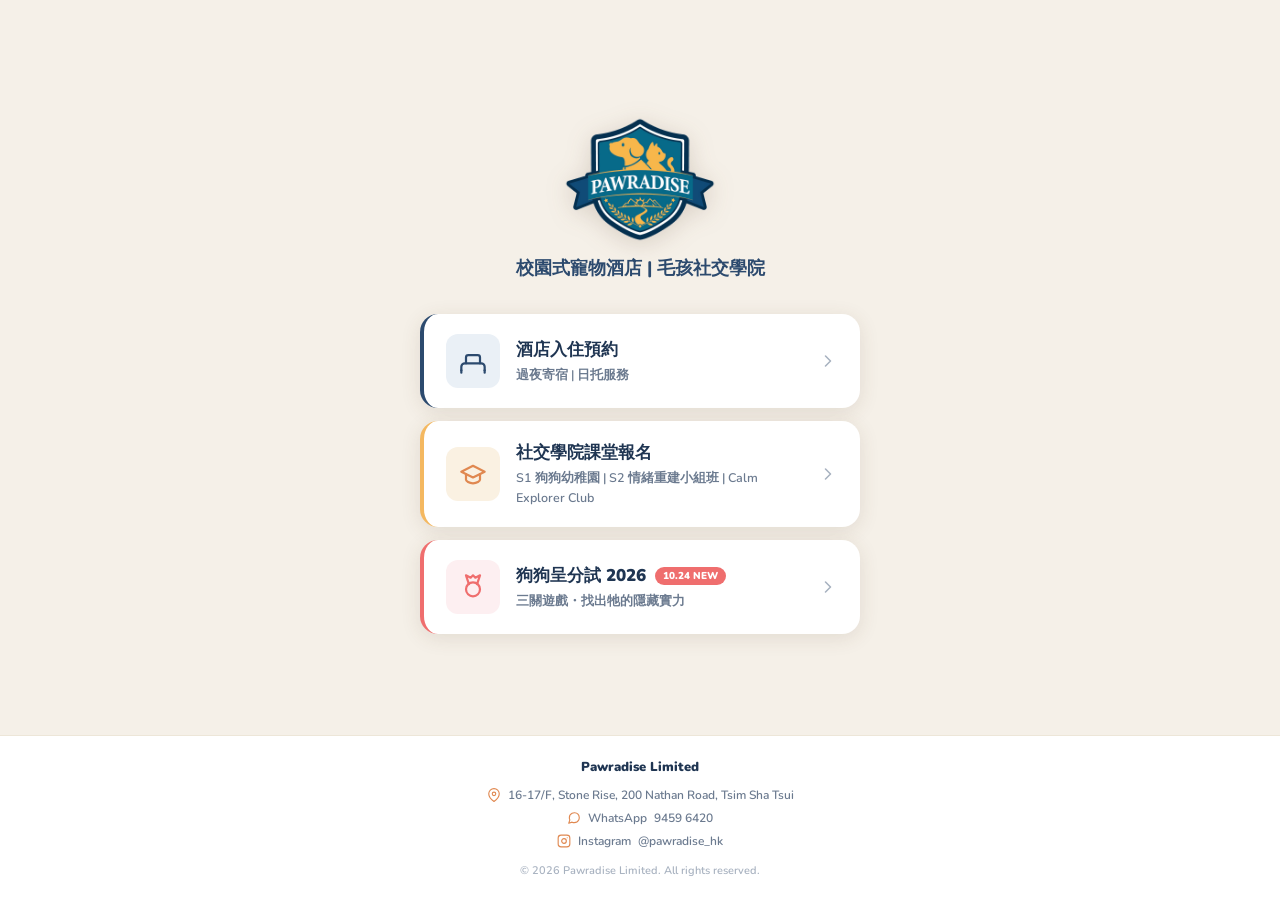
<file: index.html>
<!DOCTYPE html>
<html lang="zh-HK">
<head>
<meta charset="UTF-8">
<meta name="viewport" content="width=device-width, initial-scale=1.0">
<title>Pawradise · 預約登記</title>
<link rel="stylesheet" href="pawradise-tokens.css">
<link rel="stylesheet" href="pawradise.css">
<style>
body{display:flex;flex-direction:column;min-height:100vh;}
.page{flex:1;display:flex;flex-direction:column;align-items:center;justify-content:center;padding:44px 20px 28px;}
.wrap{width:100%;max-width:440px;}
.brand{text-align:center;margin-bottom:34px;}
.brand .crest-lg{width:152px;height:auto;display:block;margin:0 auto 14px;filter:drop-shadow(0 4px 12px rgba(92,62,39,.18));}
.brand .wm{font-family:var(--pw-font-display);font-weight:700;font-size:34px;letter-spacing:.06em;
  color:var(--pw-navy);line-height:1;}
.brand .sub{font-size:18px;font-weight:800;color:var(--pw-ink-soft);margin-top:8px;}
.brand .tag{font-size:11px;font-weight:800;letter-spacing:.18em;text-transform:uppercase;color:var(--pw-ink-faint);margin-top:9px;}
.cards{display:flex;flex-direction:column;gap:13px;}
.ecard{display:flex;align-items:center;gap:16px;background:var(--pw-paper);border-radius:var(--pw-r-lg);
  box-shadow:var(--pw-shadow-card);padding:20px 22px;text-decoration:none;color:var(--pw-ink);
  border-left:4px solid var(--pw-navy);transition:transform .22s ease,box-shadow .22s ease;}
.ecard:hover{transform:translateY(-3px);box-shadow:var(--pw-shadow-hover);}
.ecard.academy{border-left-color:var(--pw-gold);}
.ecard .ic{width:54px;height:54px;border-radius:var(--pw-r-md);flex-shrink:0;display:flex;align-items:center;justify-content:center;
  background:#EAF0F6;color:var(--pw-navy);}
.ecard.academy .ic{background:#FAF1E2;color:var(--pw-gold-deep);}
.ecard .ic .ico{width:28px;height:28px;stroke-width:1.8;}
.ecard .body{flex:1;min-width:0;}
.ecard .t{font-size:17px;font-weight:900;margin-bottom:4px;}
.ecard .d{font-size:12.5px;font-weight:600;color:var(--pw-ink-mute);line-height:1.55;}
.ecard .arrow{color:var(--pw-ink-faint);flex-shrink:0;}
.ecard:hover .arrow{color:var(--pw-navy);}
footer{background:var(--pw-paper);border-top:var(--pw-stroke) solid var(--pw-cream-deep);padding:22px 20px;}
.foot-in{max-width:440px;margin:0 auto;text-align:center;}
.foot-name{font-size:13px;font-weight:900;color:var(--pw-ink);margin-bottom:11px;}
.foot-rows{display:flex;flex-direction:column;gap:7px;font-size:12px;font-weight:600;color:var(--pw-ink-mute);align-items:center;}
.foot-row{display:flex;align-items:center;gap:7px;}
.foot-row .ico{width:14px;height:14px;color:var(--pw-gold-deep);}
.foot-row a{color:var(--pw-ink-mute);text-decoration:none;}
.foot-copy{font-size:11px;font-weight:600;color:var(--pw-ink-faint);margin-top:14px;}
</style>
</head>
<body>
<svg width="0" height="0" style="position:absolute" aria-hidden="true"><defs>
<symbol id="ico-bed" viewBox="0 0 24 24" fill="none" stroke="currentColor" stroke-width="1.9" stroke-linecap="round" stroke-linejoin="round"><path d="M2 20v-3a3 3 0 0 1 3-3h14a3 3 0 0 1 3 3v3"/><path d="M6 14V9a2 2 0 0 1 2-2h8a2 2 0 0 1 2 2v5"/><line x1="2" y1="20" x2="2" y2="22"/><line x1="22" y1="20" x2="22" y2="22"/></symbol>
<symbol id="ico-cap" viewBox="0 0 24 24" fill="none" stroke="currentColor" stroke-width="1.9" stroke-linecap="round" stroke-linejoin="round"><path d="M22 10 12 5 2 10l10 5 10-5z"/><path d="M6 12v5c0 1 2.7 3 6 3s6-2 6-3v-5"/></symbol>
<symbol id="ico-chevron-right" viewBox="0 0 24 24" fill="none" stroke="currentColor" stroke-width="1.9" stroke-linecap="round" stroke-linejoin="round"><polyline points="9 18 15 12 9 6"/></symbol>
<symbol id="ico-pin" viewBox="0 0 24 24" fill="none" stroke="currentColor" stroke-width="1.9" stroke-linecap="round" stroke-linejoin="round"><path d="M21 10c0 7-9 13-9 13s-9-6-9-13a9 9 0 0 1 18 0z"/><circle cx="12" cy="10" r="3"/></symbol>
<symbol id="ico-phone" viewBox="0 0 24 24" fill="none" stroke="currentColor" stroke-width="1.9" stroke-linecap="round" stroke-linejoin="round"><path d="M22 16.92v3a2 2 0 0 1-2.18 2 19.79 19.79 0 0 1-8.63-3.07 19.5 19.5 0 0 1-6-6 19.79 19.79 0 0 1-3.07-8.67A2 2 0 0 1 4.11 2h3a2 2 0 0 1 2 1.72c.13.96.36 1.9.7 2.81a2 2 0 0 1-.45 2.11L8.09 9.91a16 16 0 0 0 6 6l1.27-1.27a2 2 0 0 1 2.11-.45c.91.34 1.85.57 2.81.7A2 2 0 0 1 22 16.92z"/></symbol>
<symbol id="ico-message" viewBox="0 0 24 24" fill="none" stroke="currentColor" stroke-width="1.9" stroke-linecap="round" stroke-linejoin="round"><path d="M21 11.5a8.38 8.38 0 0 1-.9 3.8 8.5 8.5 0 0 1-7.6 4.7 8.38 8.38 0 0 1-3.8-.9L3 21l1.9-5.7a8.38 8.38 0 0 1-.9-3.8 8.5 8.5 0 0 1 4.7-7.6 8.38 8.38 0 0 1 3.8-.9h.5a8.48 8.48 0 0 1 8 8z"/></symbol>
<symbol id="ico-clock" viewBox="0 0 24 24" fill="none" stroke="currentColor" stroke-width="1.9" stroke-linecap="round" stroke-linejoin="round"><circle cx="12" cy="12" r="9"/><polyline points="12 7 12 12 15 14"/></symbol>
<symbol id="ico-instagram" viewBox="0 0 24 24" fill="none" stroke="currentColor" stroke-width="1.9" stroke-linecap="round" stroke-linejoin="round"><rect x="2" y="2" width="20" height="20" rx="5"/><circle cx="12" cy="12" r="4"/><line x1="17.5" y1="6.5" x2="17.51" y2="6.5"/></symbol>
<symbol id="ico-medal" viewBox="0 0 24 24" fill="none" stroke="currentColor" stroke-width="1.9" stroke-linecap="round" stroke-linejoin="round"><circle cx="12" cy="14" r="6"/><polyline points="8.5 9.5 6 2 10 4 12 2 14 4 18 2 15.5 9.5"/></symbol>
</defs></svg>

<div class="page">
  <div class="wrap">
    <div class="brand">
      <img class="crest-lg" src="assets/pawradise-crest.png" alt="Pawradise">
      <div class="sub">校園式寵物酒店 | 毛孩社交學院</div>
    </div>
    <div class="cards">
      <a class="ecard hotel" href="Hotel Booking.html">
        <div class="ic"><svg class="ico"><use href="#ico-bed"/></svg></div>
        <div class="body">
          <div class="t">酒店入住預約</div>
          <div class="d">過夜寄宿 | 日托服務</div>
        </div>
        <svg class="ico arrow"><use href="#ico-chevron-right"/></svg>
      </a>
      <a class="ecard academy" href="Academy Booking.html">
        <div class="ic"><svg class="ico"><use href="#ico-cap"/></svg></div>
        <div class="body">
          <div class="t">社交學院課堂報名</div>
          <div class="d">S1 狗狗幼稚園 | S2 情緒重建小組班 | Calm Explorer Club</div>
        </div>
        <svg class="ico arrow"><use href="#ico-chevron-right"/></svg>
      </a>
      <a class="ecard grading" href="grading/index.html" style="border-left-color:var(--pw-heart);">
        <div class="ic" style="background:#FDEFF1;color:var(--pw-heart);"><svg class="ico"><use href="#ico-medal"/></svg></div>
        <div class="body">
          <div class="t">狗狗呈分試 2026 <span style="font-size:10px;font-weight:900;background:var(--pw-heart);color:#fff;border-radius:999px;padding:2px 8px;vertical-align:2px;margin-left:4px;white-space:nowrap;display:inline-block;">10.24 NEW</span></div>
          <div class="d">三關遊戲・找出牠的隱藏實力</div>
        </div>
        <svg class="ico arrow"><use href="#ico-chevron-right"/></svg>
      </a>
    </div>
  </div>
</div>

<footer>
  <div class="foot-in">
    <div class="foot-name">Pawradise Limited</div>
    <div class="foot-rows">
      <div class="foot-row"><svg class="ico"><use href="#ico-pin"/></svg>16-17/F, Stone Rise, 200 Nathan Road, Tsim Sha Tsui</div>
      <div class="foot-row"><svg class="ico"><use href="#ico-message"/></svg>WhatsApp <a href="https://wa.me/85294596420">9459 6420</a></div>
      <div class="foot-row"><svg class="ico"><use href="#ico-instagram"/></svg>Instagram <a href="https://instagram.com/pawradise_hk">@pawradise_hk</a></div>
    </div>
    <div class="foot-copy">© 2026 Pawradise Limited. All rights reserved.</div>
  </div>
</footer>
</body>
</html>
</file>
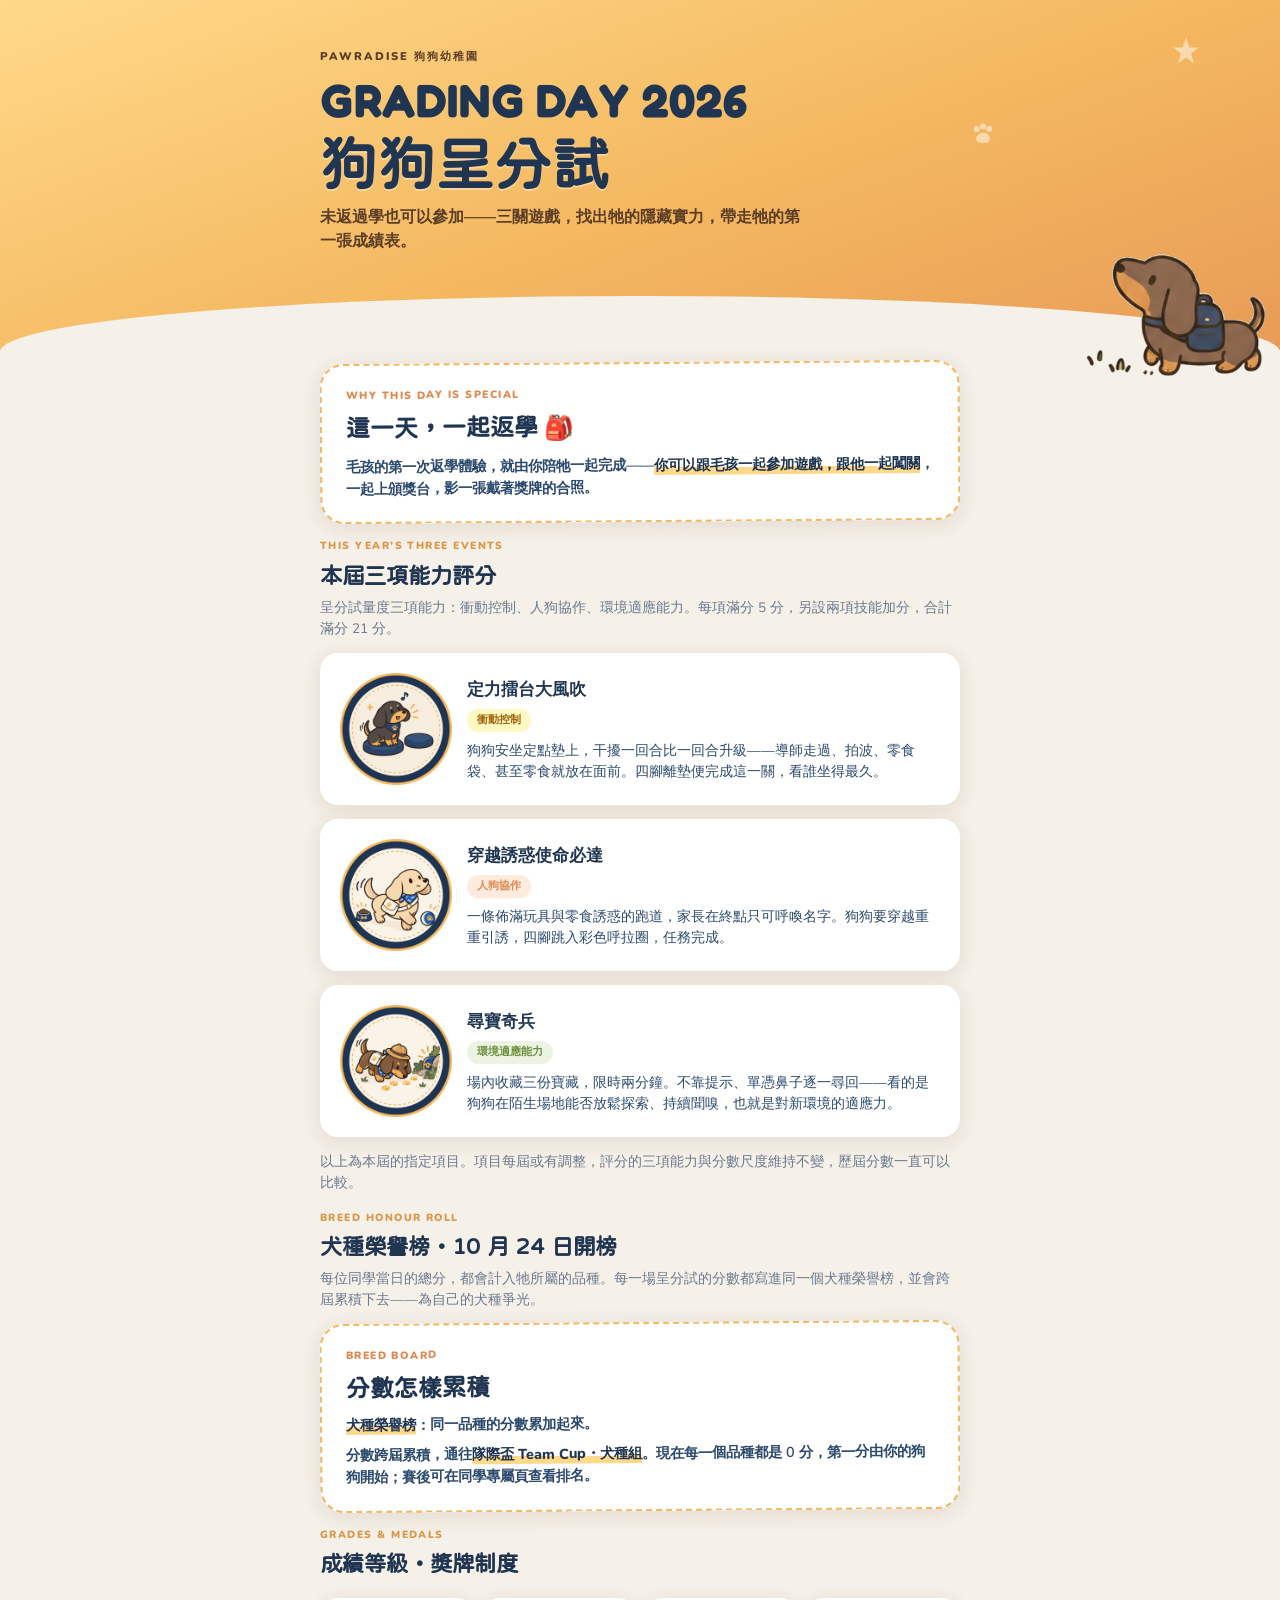
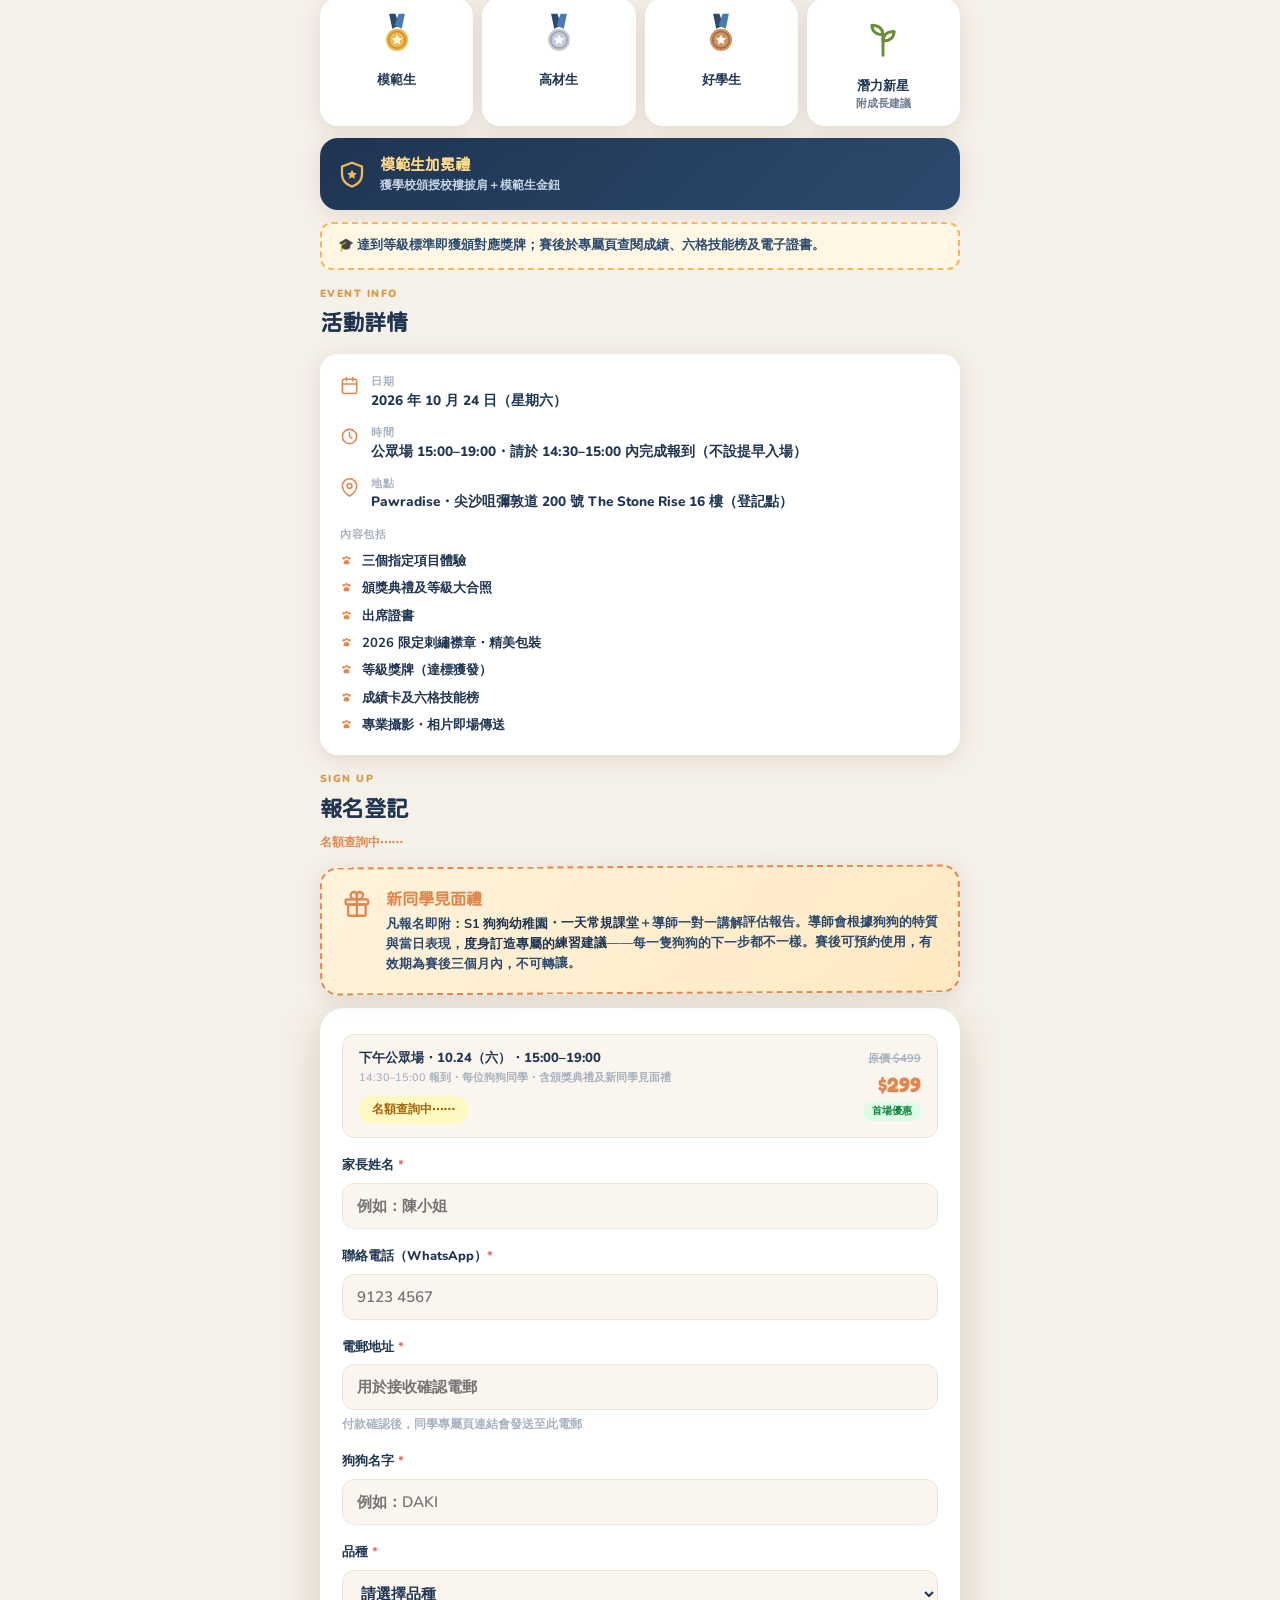
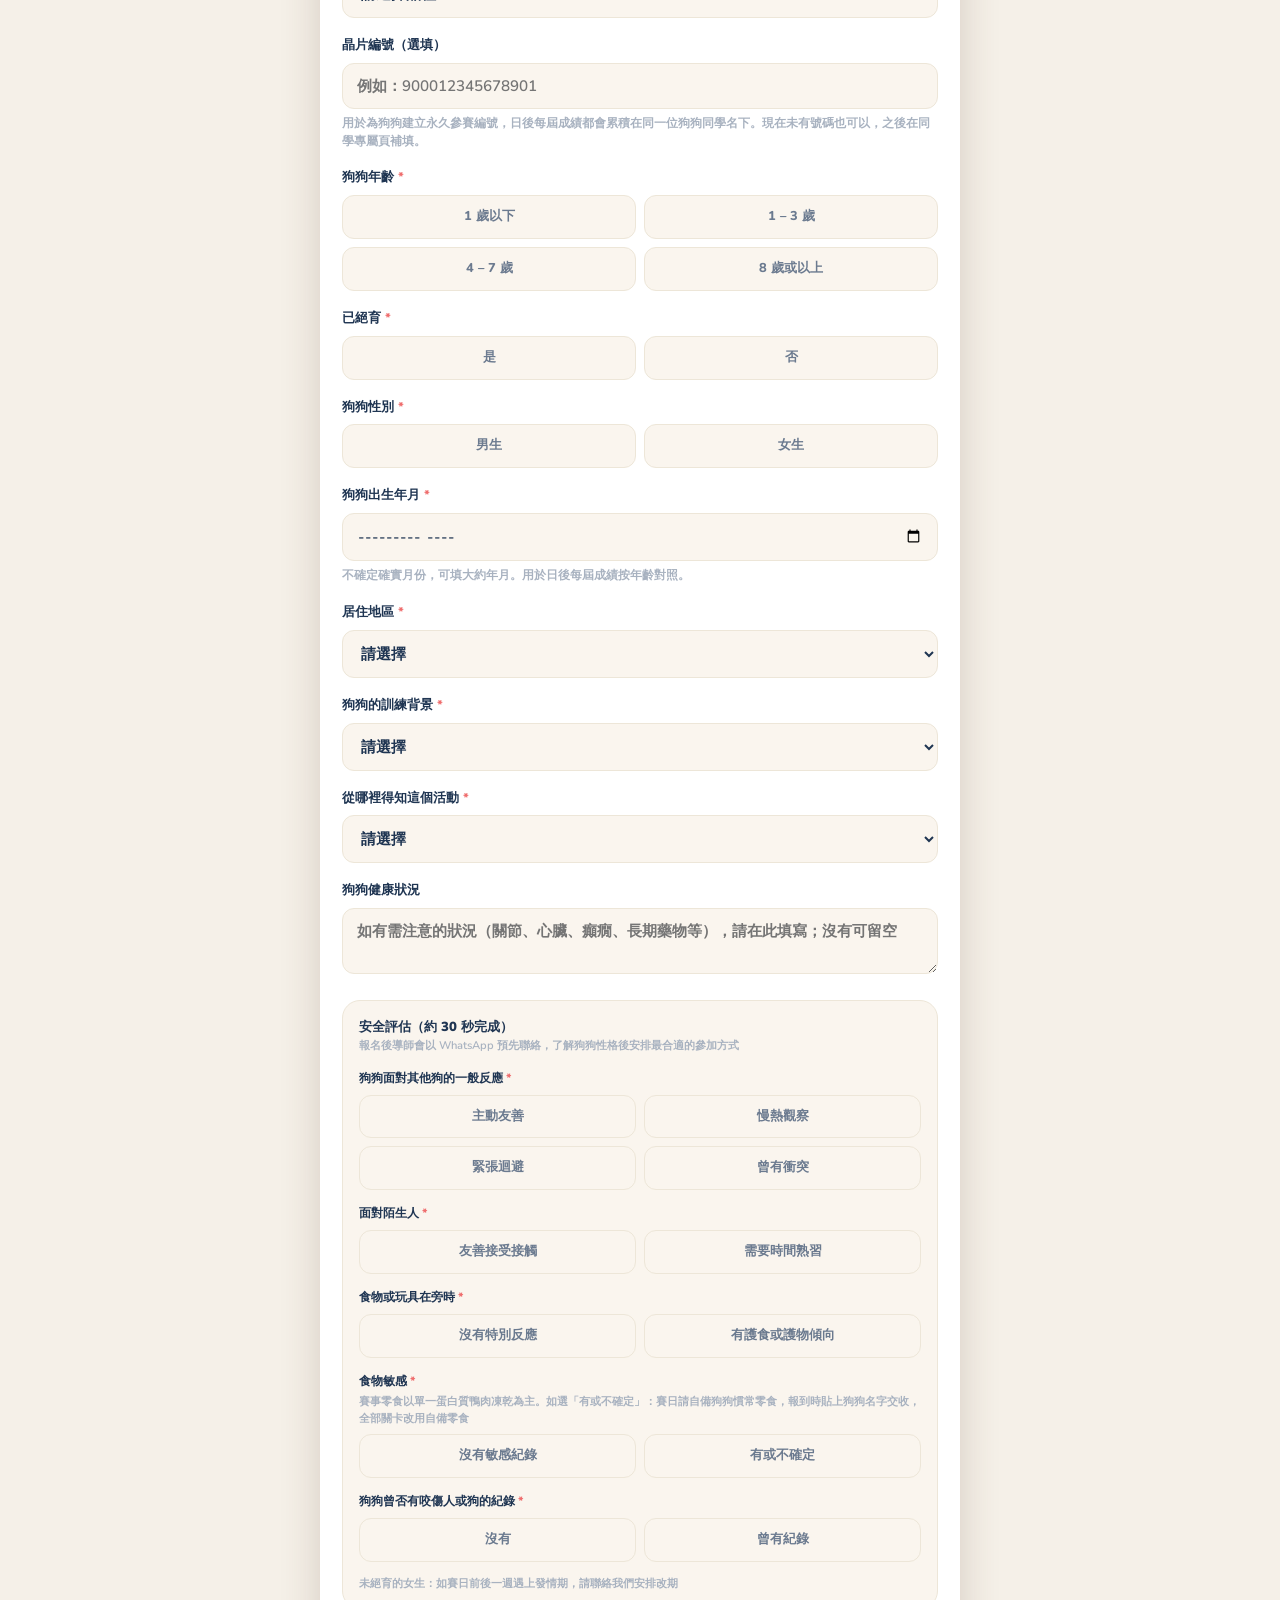
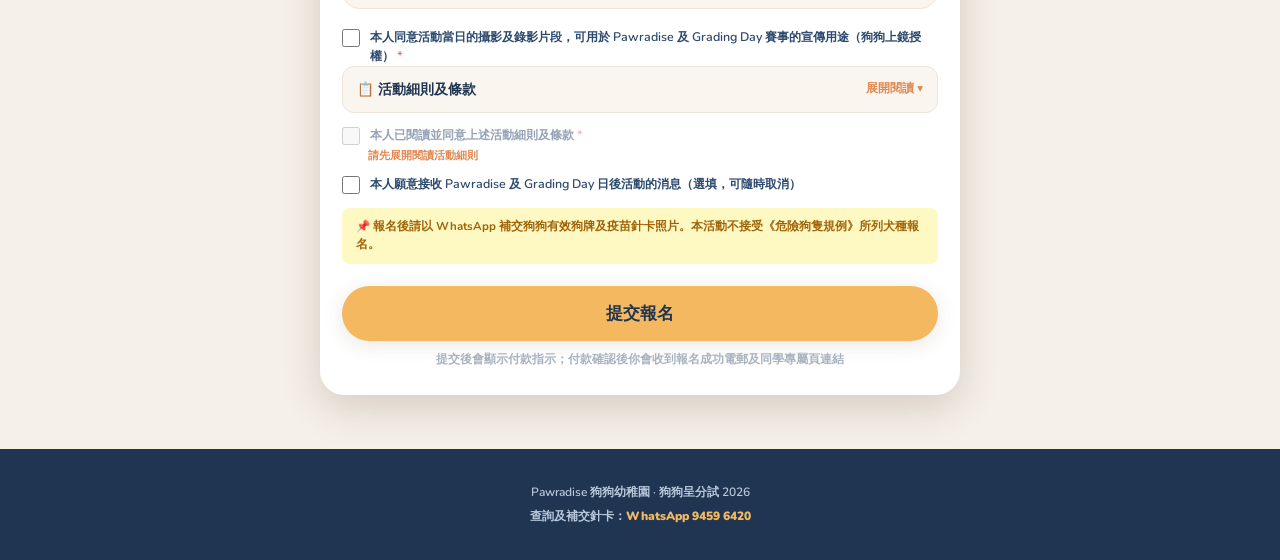
<file: grading/index.html>
<!DOCTYPE html>
<html lang="zh-Hant">
<head>
<meta charset="UTF-8">
<meta name="viewport" content="width=device-width, initial-scale=1.0">
<title>狗狗呈分試 2026｜Pawradise 狗狗幼稚園</title>
<link rel="preconnect" href="https://fonts.googleapis.com">
<link href="https://fonts.googleapis.com/css2?family=Nunito:wght@400;600;700;800;900&family=Fredoka:wght@500;600;700&family=Huninn&display=swap" rel="stylesheet">
<style>
:root{
  --pw-navy:#2C4A6E; --pw-navy-deep:#1F3552; --pw-navy-light:#4A7BAF;
  --pw-gold:#F4B860; --pw-gold-deep:#E08850;
  --pw-cream:#F5F0E8; --pw-cream-soft:#FAF5EE; --pw-cream-deep:#EDE6D8; --pw-paper:#FFFFFF;
  --pw-ink:#1F3552; --pw-ink-soft:#2C4A6E; --pw-ink-mute:#6B7A8F; --pw-ink-faint:#A8B2C0;
  --pw-brown-deep:#5C3E27; --pw-tan:#D9994A; --pw-heart:#EF6E6E;
  --pw-sniff:#6B8E3D; --pw-warn:#A16207; --pw-warn-bg:#FEF9C3;
  --pw-success:#15803D; --pw-success-bg:#DCFCE7;
  --pw-r-sm:8px; --pw-r-md:12px; --pw-r-lg:18px; --pw-r-xl:24px; --pw-r-pill:999px;
  --pw-shadow-card:0 4px 20px rgba(92,62,39,.12);
  --pw-shadow-pop:0 12px 40px rgba(92,62,39,.20);
  --sans:'Nunito','Helvetica Neue',system-ui,sans-serif;
  --disp:'Fredoka','Huninn','Nunito',sans-serif;
  --disp-zh:'Huninn','Nunito',sans-serif;
}
*{margin:0;padding:0;box-sizing:border-box}
body{background:var(--pw-cream);color:var(--pw-ink-soft);font-family:var(--sans);line-height:1.55;-webkit-font-smoothing:antialiased}
.wrap{max-width:680px;margin:0 auto;padding:0 20px}
section{padding:34px 0 6px}
img{max-width:100%}

/* ===== Hero ===== */
.hero{background:linear-gradient(160deg,#FFD98A 0%,var(--pw-gold) 55%,var(--pw-gold-deep) 130%);color:var(--pw-navy-deep);padding:48px 0 96px;position:relative}
.hero::after{content:"";position:absolute;left:0;right:0;bottom:-2px;height:56px;background:var(--pw-cream);border-radius:50% 50% 0 0/100% 100% 0 0;z-index:1}
.hero .wrap{position:relative;z-index:2}
.hero .eyebrow{font-weight:900;font-size:.7rem;letter-spacing:.18em;color:var(--pw-brown-deep);text-transform:uppercase}
.hero h1{font-family:var(--disp);font-weight:700;font-size:clamp(2.6rem,9vw,3.6rem);line-height:1.15;margin:10px 0 6px;text-shadow:0 2px 0 rgba(255,255,255,.35)}
.hero .sub{font-size:1rem;font-weight:700;color:var(--pw-brown-deep);max-width:30em}
.hero .gd{font-family:var(--disp);font-weight:700;font-size:clamp(1.9rem,7.4vw,2.9rem);line-height:1.1;letter-spacing:.02em;color:var(--pw-navy-deep);margin:10px 0 -4px}
.date-pill{display:inline-flex;align-items:center;gap:8px;background:var(--pw-paper);color:var(--pw-navy-deep);font-weight:900;font-size:.85rem;border-radius:var(--pw-r-pill);padding:9px 18px;margin-top:16px;box-shadow:var(--pw-shadow-pop);transform:rotate(-1.5deg)}
.cta-row{margin-top:20px;display:flex;gap:12px;flex-wrap:wrap}
.btn{display:inline-flex;align-items:center;gap:8px;border:none;cursor:pointer;font-family:var(--sans);font-weight:900;font-size:1rem;border-radius:var(--pw-r-pill);padding:14px 28px;text-decoration:none;transition:transform .18s ease}
.btn-navy{background:var(--pw-navy-deep);color:#FFD98A;box-shadow:var(--pw-shadow-card)}
.btn-navy:hover{transform:translateY(-2px)}
.btn-ghost{background:rgba(255,255,255,.55);color:var(--pw-navy-deep);box-shadow:inset 0 0 0 2px rgba(31,53,82,.35)}
.fl{position:absolute;z-index:1;opacity:.5;pointer-events:none;animation:bob 4s ease-in-out infinite}
@keyframes bob{0%,100%{transform:translateY(0) rotate(var(--r,0deg))}50%{transform:translateY(-9px) rotate(var(--r,0deg))}}
.mascot{position:absolute;right:6px;bottom:-26px;z-index:3;width:190px;height:auto}
@media(max-width:560px){.mascot{width:140px;height:auto;right:0;bottom:-18px}.hero .sub{padding-right:64px}}

/* 學院橫幅 */
.aca-banner{display:none;margin-top:-46px;position:relative;z-index:3;align-items:center;gap:13px;background:linear-gradient(135deg,var(--pw-navy-deep),var(--pw-navy));color:#fff;border-radius:var(--pw-r-lg);padding:16px 18px;box-shadow:var(--pw-shadow-pop)}
body.academy .aca-banner{display:flex}
.aca-banner .t1{font-family:var(--disp);font-weight:600;font-size:1.05rem}
.aca-banner .t2{font-size:.72rem;font-weight:800;color:var(--pw-gold)}

/* 一起返學 */
.tg-card{position:relative;z-index:2;background:var(--pw-paper);border:2px dashed var(--pw-gold);border-radius:var(--pw-r-xl);box-shadow:var(--pw-shadow-card);padding:22px 24px;transform:rotate(-.4deg)}
.tg-card .eb{font-weight:900;font-size:.66rem;letter-spacing:.14em;color:var(--pw-gold-deep);text-transform:uppercase}
.tg-card h2{font-family:var(--disp);font-weight:700;font-size:1.5rem;color:var(--pw-navy-deep);margin:6px 0 8px}
.tg-card p{font-size:.9rem;font-weight:600}
.hl{background:linear-gradient(transparent 62%,#FFD98A 62%);font-weight:800;color:var(--pw-ink)}

.sec-eb{font-weight:900;font-size:.65rem;letter-spacing:.14em;text-transform:uppercase;color:var(--pw-tan);margin-bottom:4px}
.sec-h{font-family:var(--disp-zh);font-weight:700;font-size:1.4rem;color:var(--pw-ink)}
.sec-note{font-size:.85rem;color:var(--pw-ink-mute);margin-top:4px}
.paw-div{display:flex;justify-content:center;align-items:center;gap:18px;padding:18px 0 2px}

/* 遊戲卡 */
.game{background:var(--pw-paper);border-radius:var(--pw-r-lg);box-shadow:var(--pw-shadow-card);padding:20px;margin-top:14px;display:flex;gap:15px;align-items:center}
.game .badge{flex:0 0 112px;height:112px;display:flex;align-items:center;justify-content:center;align-self:center}
.game .badge img{width:112px;height:112px;display:block}
.game h3{font-weight:900;font-size:1.05rem;color:var(--pw-ink)}
.game .dim{display:inline-block;font-size:.68rem;font-weight:800;border-radius:var(--pw-r-pill);padding:3px 10px;margin:6px 0 8px}
.game p{font-size:.85rem}
.g1 .dim{background:var(--pw-warn-bg);color:var(--pw-warn)}
.g2 .dim{background:#FDEBDD;color:var(--pw-gold-deep)}
.g3 .dim{background:#EDF3E2;color:var(--pw-sniff)}

/* 等級獎牌 */
.tiers{display:grid;grid-template-columns:repeat(4,1fr);gap:9px;margin-top:16px}
.tier{background:var(--pw-paper);border-radius:var(--pw-r-lg);box-shadow:var(--pw-shadow-card);padding:14px 6px;text-align:center}
.tier .n{font-weight:900;font-size:.82rem;color:var(--pw-ink);margin-top:7px}
.tier .r{font-size:.66rem;font-weight:700;color:var(--pw-ink-mute)}
.crown{display:flex;gap:13px;align-items:center;background:linear-gradient(135deg,var(--pw-navy-deep),var(--pw-navy));border-radius:var(--pw-r-lg);padding:15px 17px;box-shadow:var(--pw-shadow-card);margin-top:12px}
.crown .c1{font-family:var(--disp);font-weight:600;font-size:.95rem;color:#FFD98A}
.crown .c2{font-size:.72rem;font-weight:700;color:#C9D6E6}
.cert-note{background:#FFF6E4;border:2px dashed var(--pw-gold);border-radius:var(--pw-r-md);padding:12px 16px;font-size:.8rem;font-weight:700;margin-top:12px}

/* 活動詳情 */
.info-card{display:flex;flex-direction:column;gap:14px;background:var(--pw-paper);border-radius:var(--pw-r-lg);box-shadow:var(--pw-shadow-card);padding:20px;margin-top:14px}
.info-row{display:flex;gap:12px;align-items:flex-start}
.info-row svg{flex-shrink:0;margin-top:2px}
.info-row .k{font-size:.66rem;font-weight:800;color:var(--pw-ink-faint);letter-spacing:.06em}
.info-row .v{font-size:.85rem;font-weight:800;color:var(--pw-ink);line-height:1.5}
.inc-list{display:flex;flex-direction:column;gap:7px}
.inc-item{display:flex;gap:9px;align-items:flex-start;font-size:.82rem;font-weight:700;color:var(--pw-ink)}

/* 見面禮 */
.gift-card{display:flex;gap:14px;align-items:flex-start;background:linear-gradient(135deg,#FFF3DC,#FFE9C2);border:2px dashed var(--pw-gold-deep);border-radius:var(--pw-r-lg);box-shadow:var(--pw-shadow-card);padding:18px 20px;margin-top:14px;transform:rotate(-.3deg)}
.gift-card .g1t{font-family:var(--disp);font-weight:600;font-size:1.02rem;color:var(--pw-gold-deep)}
.gift-card .g2t{font-size:.8rem;font-weight:600;margin-top:3px}
.gift-card b{color:var(--pw-ink)}
body.academy .gift-card{display:none}

/* 表單 */
.form-card{background:var(--pw-paper);border-radius:var(--pw-r-xl);box-shadow:var(--pw-shadow-pop);padding:26px 22px;margin-top:14px}
.f-group{margin-top:18px}
label.f-label{display:block;font-weight:800;font-size:.8rem;color:var(--pw-ink);margin-bottom:7px}
.req{color:var(--pw-heart)}
input[type=text],input[type=tel],input[type=email],input[type=month],select,textarea{width:100%;font-family:var(--sans);font-size:.95rem;font-weight:600;color:var(--pw-ink);background:var(--pw-cream-soft);border:1.5px solid var(--pw-cream-deep);border-radius:var(--pw-r-md);padding:12px 14px;outline:none}
input:focus,select:focus,textarea:focus{border-color:var(--pw-navy-light);background:#fff}
textarea{min-height:64px;resize:vertical}
.seg{display:grid;gap:8px}
.seg2{grid-template-columns:repeat(2,1fr)}
.seg4{grid-template-columns:repeat(2,1fr)}
.seg input{display:none}
.seg label{display:block;text-align:center;font-weight:800;font-size:.8rem;color:var(--pw-ink-mute);background:var(--pw-cream-soft);border:1.5px solid var(--pw-cream-deep);border-radius:var(--pw-r-md);padding:11px 6px;cursor:pointer}
.seg input:checked+label{background:var(--pw-navy);border-color:var(--pw-navy);color:#fff;box-shadow:var(--pw-shadow-card)}
.seg .sub{display:block;font-size:.62rem;font-weight:600;margin-top:2px;color:inherit;opacity:.75}
.hint{font-size:.72rem;font-weight:600;color:var(--pw-ink-faint);margin-top:6px}
.school-badge{display:none;margin-top:12px;background:linear-gradient(135deg,var(--pw-navy-deep),var(--pw-navy));color:#fff;border-radius:var(--pw-r-lg);padding:15px 17px;align-items:center;gap:13px;box-shadow:var(--pw-shadow-card)}
.school-badge.on{display:flex;animation:pop .3s ease}
@keyframes pop{from{opacity:0;transform:translateY(6px)}to{opacity:1;transform:none}}
.school-badge .s1{font-size:.66rem;font-weight:800;color:var(--pw-gold);letter-spacing:.1em}
.school-badge .s2{font-family:var(--disp);font-weight:600;font-size:1.05rem}
.price-box{background:var(--pw-cream-soft);border:1.5px solid var(--pw-cream-deep);border-radius:var(--pw-r-md);padding:13px 16px;display:flex;justify-content:space-between;align-items:center;gap:10px}
.price-box .p1{font-weight:800;font-size:.82rem;color:var(--pw-ink)}
.price-box .p1s{font-size:.68rem;font-weight:600;color:var(--pw-ink-faint);margin-top:2px}
.price-col{display:flex;flex-direction:column;align-items:flex-end;gap:1px}
.price-old{font-size:.7rem;font-weight:700;color:var(--pw-ink-faint);text-decoration:line-through}
.price-now{font-family:var(--disp);font-weight:700;font-size:1.3rem;color:var(--pw-gold-deep)}
.price-tag{display:inline-block;font-size:.62rem;font-weight:800;color:var(--pw-success);background:var(--pw-success-bg);border-radius:var(--pw-r-pill);padding:2px 9px}
.quota-line{font-size:.72rem;font-weight:800;color:var(--pw-gold-deep);margin-top:8px}
.quota-chip{display:inline-flex;align-items:center;gap:6px;margin-top:9px;font-size:.72rem;font-weight:900;border-radius:var(--pw-r-pill);padding:5px 13px;background:#DCFCE7;color:#15803D}
.quota-chip.low{background:#FEF9C3;color:#A16207}
.quota-chip.full{background:#FEE2E2;color:#B91C1C}
.safe-box{display:flex;flex-direction:column;gap:14px;background:var(--pw-cream-soft);border:1.5px solid var(--pw-cream-deep);border-radius:var(--pw-r-lg);padding:16px;margin-top:18px}
.safe-box .st{font-weight:900;font-size:.82rem;color:var(--pw-ink)}
.safe-box .sh{font-size:.7rem;font-weight:600;color:var(--pw-ink-faint)}
.safe-q{font-weight:800;font-size:.76rem;color:var(--pw-ink)}
.safe-note{font-size:.66rem;font-weight:600;color:var(--pw-ink-faint)}
.checkline{display:flex;gap:10px;align-items:flex-start;font-size:.78rem;font-weight:600;margin-top:10px;cursor:pointer}
.checkline input{width:18px;height:18px;margin-top:2px;accent-color:var(--pw-navy)}
.warn-box{background:var(--pw-warn-bg);border-radius:var(--pw-r-sm);padding:10px 14px;font-size:.72rem;font-weight:700;color:var(--pw-warn);margin-top:14px}
.submit-btn{width:100%;margin-top:22px;background:var(--pw-gold);color:var(--pw-navy-deep);font-weight:900;font-size:1.05rem;border:none;border-radius:var(--pw-r-pill);padding:16px;cursor:pointer;box-shadow:var(--pw-shadow-card)}
.submit-btn:disabled{opacity:.55;cursor:default}
.terms-box{border:1.5px solid var(--pw-cream-deep,#EDE6D8);border-radius:12px;background:var(--pw-cream-soft,#FAF5EE);margin-bottom:12px;overflow:hidden}
.terms-head{display:flex;align-items:center;justify-content:space-between;gap:10px;padding:12px 14px;cursor:pointer;font-weight:900;font-size:.85rem;color:var(--pw-ink,#1F3552)}
.terms-head .tg{font-size:.72rem;font-weight:800;color:var(--pw-gold-deep,#E08850)}
.terms-body{display:none;padding:0 14px 14px;font-size:.78rem;font-weight:600;color:var(--pw-ink-soft,#2C4A6E);line-height:1.85}
.terms-body h4{font-size:.78rem;font-weight:900;color:var(--pw-ink,#1F3552);margin:10px 0 2px}
.checkline input:disabled + span{opacity:.5}
.lock-hint{font-size:.7rem;font-weight:800;color:var(--pw-gold-deep,#E08850);margin:2px 0 0 26px}
.proc-box{display:none;gap:10px;align-items:center;background:var(--pw-warn-bg,#FEF9C3);border-radius:12px;padding:14px 16px;margin-top:12px;font-size:.82rem;font-weight:800;color:var(--pw-warn,#A16207);line-height:1.6}
.spin{width:18px;height:18px;border:2.5px solid rgba(161,98,7,.25);border-top-color:#A16207;border-radius:50%;flex-shrink:0;animation:sp .8s linear infinite}
@keyframes sp{to{transform:rotate(360deg)}}
.err-box{display:none;background:#FEE2E2;color:#B91C1C;border-radius:var(--pw-r-sm);padding:10px 14px;font-size:.78rem;font-weight:700;margin-top:12px}
body.academy .public-only{display:none}
body:not(.academy) .academy-only{display:none}

/* ===== 提交後：申請已提交／付款頁 ===== */
#paidView{display:none}
body.submitted #mainView{display:none}
body.submitted #paidView{display:block}
.pv-hero{background:linear-gradient(160deg,#FFD98A 0%,var(--pw-gold) 55%,var(--pw-gold-deep) 130%);padding:40px 0 34px}
.pv-circle{display:flex;align-items:center;justify-content:center;width:58px;height:58px;border-radius:50%;background:#fff;box-shadow:var(--pw-shadow-pop)}
.pv-h1{font-family:var(--disp);font-weight:700;font-size:1.8rem;color:var(--pw-navy-deep);margin-top:14px}
.pv-sub{font-size:.85rem;font-weight:700;color:var(--pw-brown-deep);margin-top:4px}
.pv-card{background:var(--pw-paper);border-radius:var(--pw-r-lg);box-shadow:var(--pw-shadow-card);padding:18px 20px;margin-top:14px}
.pv-row{display:flex;justify-content:space-between;font-size:.8rem;font-weight:700;margin-top:8px}
.pv-row .k{color:var(--pw-ink-mute)}.pv-row .v{color:var(--pw-ink);text-align:right}
.pv-amount{display:flex;justify-content:space-between;align-items:center;border-top:1.5px solid var(--pw-cream-deep);padding-top:10px;margin-top:10px}
.pv-tag{align-self:flex-start;font-size:.66rem;font-weight:900;color:var(--pw-warn);background:var(--pw-warn-bg);border-radius:var(--pw-r-pill);padding:3px 11px}
.step{display:flex;gap:12px;align-items:flex-start;margin-top:14px}
.step .no{flex:0 0 26px;height:26px;border-radius:50%;background:var(--pw-gold);color:var(--pw-navy-deep);font-weight:900;font-size:.8rem;display:flex;align-items:center;justify-content:center}
.step .t{font-weight:800;font-size:.85rem;color:var(--pw-ink)}
.step .d{font-size:.75rem;font-weight:600;color:var(--pw-ink-mute);margin-top:2px}
.pay-info{display:flex;flex-direction:column;gap:6px;background:var(--pw-cream-soft);border:1.5px solid var(--pw-cream-deep);border-radius:var(--pw-r-md);padding:12px 14px;font-size:.8rem;font-weight:700;margin-top:8px}
.wa-btn{display:flex;align-items:center;justify-content:center;gap:8px;height:46px;background:var(--pw-navy-deep);color:#FFD98A;border-radius:var(--pw-r-pill);font-weight:900;font-size:.9rem;margin-top:8px;text-decoration:none;box-shadow:var(--pw-shadow-card)}

footer{background:var(--pw-navy-deep);color:#B9C7DA;text-align:center;padding:34px 20px;font-size:.75rem;font-weight:600;margin-top:48px}
footer a{color:var(--pw-gold);font-weight:900;text-decoration:none}
</style>
</head>
<body>

<div id="mainView">
<!-- ======================= HERO ======================= -->
<header class="hero">
  <svg class="fl" width="34" height="34" viewBox="0 0 24 24" fill="#FFFFFF" opacity="0.4" style="top:10%;right:6%;--r:14deg"><path d="M12 2l2.4 6.9H21l-5.4 4.2 2 7L12 15.8 6.4 20l2-7L3 8.9h6.6z"/></svg>
  <svg class="fl" width="30" height="30" viewBox="0 0 24 24" fill="#FFFFFF" opacity="0.35" style="top:34%;right:22%;--r:-10deg;animation-delay:1.2s"><circle cx="7" cy="8" r="2.4"/><circle cx="12" cy="6" r="2.4"/><circle cx="17" cy="8" r="2.4"/><path d="M12 11c-3 0-5.5 2.4-5.5 5 0 1.7 1.3 3 3 3h5c1.7 0 3-1.3 3-3 0-2.6-2.5-5-5.5-5z"/></svg>
  <img class="mascot" src="../assets/daki-explore.png" alt="DAKI">
  <div class="wrap">
    <div class="eyebrow public-only">Pawradise 狗狗幼稚園</div>
    <div class="eyebrow academy-only">Pawradise 狗狗幼稚園 · 第一屆 GRADING DAY 2026</div>
    <div class="gd public-only">GRADING DAY 2026</div>
    <h1>狗狗呈分試</h1>
    <p class="sub public-only">未返過學也可以參加——三關遊戲，找出牠的隱藏實力，帶走牠的第一張成績表。</p>
    <p class="sub academy-only">三關遊戲，找出牠的隱藏實力——家長跟狗狗一起參與校園體驗的大日子，一起經歷更多。</p>
  </div>
</header>


<!-- ======================= 一起返學 ======================= -->
<section style="padding-top:12px">
  <div class="wrap">
    <div class="tg-card">
      <div class="eb">Why This Day Is Special</div>
      <h2>這一天，一起返學 🎒</h2>
      <p class="academy-only">平日上學，家長放低狗狗便要離開；呈分試這天不一樣——<span class="hl">你可以跟毛孩一起參加遊戲，跟他一起闖關</span>，一起上頒獎台，影一張戴著獎牌的合照。</p>
      <p class="public-only">毛孩的第一次返學體驗，就由你陪牠一起完成——<span class="hl">你可以跟毛孩一起參加遊戲，跟他一起闖關</span>，一起上頒獎台，影一張戴著獎牌的合照。</p>
    </div>
  </div>
</section>

<!-- ======================= 三關遊戲 ======================= -->
<section id="games" style="padding-top:10px">
  <div class="wrap">
    <div class="sec-eb">This Year’s Three Events</div>
    <h2 class="sec-h">本屆三項能力評分</h2>
    <p class="sec-note">呈分試量度三項能力：衝動控制、人狗協作、環境適應能力。每項滿分 5 分，另設兩項技能加分，合計滿分 21 分。</p>

    <div class="game g1">
      <div class="badge"><img src="../assets/gt-level-1.png" alt="定力擂台大風吹"></div>
      <div>
        <h3>定力擂台大風吹</h3>
        <span class="dim">衝動控制</span>
        <p>狗狗安坐定點墊上，干擾一回合比一回合升級——導師走過、拍波、零食袋、甚至零食就放在面前。四腳離墊便完成這一關，看誰坐得最久。</p>
      </div>
    </div>

    <div class="game g2">
      <div class="badge"><img src="../assets/gt-level-2.png" alt="穿越誘惑使命必達"></div>
      <div>
        <h3>穿越誘惑使命必達</h3>
        <span class="dim">人狗協作</span>
        <p>一條佈滿玩具與零食誘惑的跑道，家長在終點只可呼喚名字。狗狗要穿越重重引誘，四腳跳入彩色呼拉圈，任務完成。</p>
      </div>
    </div>

    <div class="game g3">
      <div class="badge"><img src="../assets/gt-level-3.png" alt="尋寶奇兵"></div>
      <div>
        <h3>尋寶奇兵</h3>
        <span class="dim">環境適應能力</span>
        <p>場內收藏三份寶藏，限時兩分鐘。不靠提示、單憑鼻子逐一尋回——看的是狗狗在陌生場地能否放鬆探索、持續聞嗅，也就是對新環境的適應力。</p>
      </div>
    </div>
    <p class="sec-note" style="margin-top:14px">以上為本屆的指定項目。項目每屆或有調整，評分的三項能力與分數尺度維持不變，歷屆分數一直可以比較。</p>
  </div>
</section>

<!-- ======================= 犬種榮譽榜 ======================= -->
<section id="boards" style="padding-top:10px">
  <div class="wrap">
    <div class="sec-eb">Breed Honour Roll</div>
    <h2 class="sec-h">犬種榮譽榜・10 月 24 日開榜</h2>
    <p class="sec-note">每位同學當日的總分，都會計入牠所屬的品種。每一場呈分試的分數都寫進同一個犬種榮譽榜，並會跨屆累積下去——為自己的犬種爭光。</p>
    <div class="tg-card" style="margin-top:12px">
      <div class="eb">Breed Board</div>
      <h2 style="margin-bottom:6px">分數怎樣累積</h2>
      <p style="margin-bottom:8px"><span class="hl">犬種榮譽榜</span>：同一品種的分數累加起來。</p>
      <p>分數跨屆累積，通往<span class="hl">隊際盃 Team Cup・犬種組</span>。現在每一個品種都是 0 分，第一分由你的狗狗開始；賽後可在同學專屬頁查看排名。</p>
    </div>
  </div>
</section>

<!-- ======================= 等級獎牌 ======================= -->
<section style="padding-top:10px">
  <div class="wrap">
    <div class="sec-eb">Grades &amp; Medals</div>
    <h2 class="sec-h">成績等級・獎牌制度</h2>
    <div class="tiers">
      <div class="tier"><svg width="38" height="43" viewBox="0 0 48 54"><path d="M14 2h8l5 15-9 4z" fill="#2C4A6E"/><path d="M34 2h-8l-5 15 9 4z" fill="#4A7BAF"/><circle cx="24" cy="35" r="14" fill="#F0B94E"/><circle cx="24" cy="35" r="10.5" fill="none" stroke="#C98D2C" stroke-width="2"/><path d="M24 28l2.1 4.3 4.7.7-3.4 3.3.8 4.7-4.2-2.2-4.2 2.2.8-4.7-3.4-3.3 4.7-.7z" fill="#FFF" opacity=".9"/></svg><div class="n">模範生</div></div>
      <div class="tier"><svg width="38" height="43" viewBox="0 0 48 54"><path d="M14 2h8l5 15-9 4z" fill="#2C4A6E"/><path d="M34 2h-8l-5 15 9 4z" fill="#4A7BAF"/><circle cx="24" cy="35" r="14" fill="#C7CDD6"/><circle cx="24" cy="35" r="10.5" fill="none" stroke="#98A2B0" stroke-width="2"/><path d="M24 28l2.1 4.3 4.7.7-3.4 3.3.8 4.7-4.2-2.2-4.2 2.2.8-4.7-3.4-3.3 4.7-.7z" fill="#FFF" opacity=".9"/></svg><div class="n">高材生</div></div>
      <div class="tier"><svg width="38" height="43" viewBox="0 0 48 54"><path d="M14 2h8l5 15-9 4z" fill="#2C4A6E"/><path d="M34 2h-8l-5 15 9 4z" fill="#4A7BAF"/><circle cx="24" cy="35" r="14" fill="#CE9463"/><circle cx="24" cy="35" r="10.5" fill="none" stroke="#A06A40" stroke-width="2"/><path d="M24 28l2.1 4.3 4.7.7-3.4 3.3.8 4.7-4.2-2.2-4.2 2.2.8-4.7-3.4-3.3 4.7-.7z" fill="#FFF" opacity=".9"/></svg><div class="n">好學生</div></div>
      <div class="tier"><svg width="38" height="43" viewBox="0 0 24 24" fill="none" stroke="#6B8E3D" stroke-width="1.9" stroke-linecap="round" stroke-linejoin="round" style="margin-top:6px"><path d="M12 22V9"/><path d="M12 9C12 5 9 3 5 3c0 4 3 6 7 6z"/><path d="M12 13c0-4 3-6 7-6 0 4-3 6-7 6z"/></svg><div class="n">潛力新星</div><div class="r">附成長建議</div></div>
    </div>
    <div class="crown">
      <svg width="30" height="30" viewBox="0 0 24 24" fill="none" stroke="#F4B860" stroke-width="1.8" stroke-linecap="round" stroke-linejoin="round"><path d="M12 3l8 3v6c0 5-3.5 8.4-8 10-4.5-1.6-8-5-8-10V6z"/><path d="M12 8.5l1.2 2.4 2.6.4-1.9 1.9.5 2.6-2.4-1.3-2.4 1.3.5-2.6-1.9-1.9 2.6-.4z" fill="#F4B860" stroke="none"/></svg>
      <div><div class="c1">模範生加冕禮</div><div class="c2">獲學校頒授校褸披肩＋模範生金鈕</div></div>
    </div>
    <div class="cert-note">🎓 達到等級標準即獲頒對應獎牌；賽後於專屬頁查閱成績、六格技能榜及電子證書。</div>
  </div>
</section>

<!-- ======================= 活動詳情 ======================= -->
<section style="padding-top:10px">
  <div class="wrap">
    <div class="sec-eb">Event Info</div>
    <h2 class="sec-h">活動詳情</h2>
    <div class="info-card">
      <div class="info-row">
        <svg width="19" height="19" viewBox="0 0 24 24" fill="none" stroke="#E08850" stroke-width="2" stroke-linecap="round" stroke-linejoin="round"><rect x="3" y="4" width="18" height="18" rx="2"/><line x1="16" y1="2" x2="16" y2="6"/><line x1="8" y1="2" x2="8" y2="6"/><line x1="3" y1="10" x2="21" y2="10"/></svg>
        <div><div class="k">日期</div><div class="v">2026 年 10 月 24 日（星期六）</div></div>
      </div>
      <div class="info-row">
        <svg width="19" height="19" viewBox="0 0 24 24" fill="none" stroke="#E08850" stroke-width="2" stroke-linecap="round" stroke-linejoin="round"><circle cx="12" cy="12" r="9"/><polyline points="12 7 12 12 15 14"/></svg>
        <div><div class="k">時間</div>
          <div class="v academy-only">學院場 10:00–14:00・請於 9:30–10:00 內完成報到（不設提早入場）</div>
          <div class="v public-only">公眾場 15:00–19:00・請於 14:30–15:00 內完成報到（不設提早入場）</div>
        </div>
      </div>
      <div class="info-row">
        <svg width="19" height="19" viewBox="0 0 24 24" fill="none" stroke="#E08850" stroke-width="2" stroke-linecap="round" stroke-linejoin="round"><path d="M21 10c0 7-9 13-9 13s-9-6-9-13a9 9 0 0 1 18 0z"/><circle cx="12" cy="10" r="3"/></svg>
        <div><div class="k">地點</div><div class="v">Pawradise・尖沙咀彌敦道 200 號 The Stone Rise 16 樓（登記點）</div></div>
      </div>
      <div class="info-row academy-only">
        <svg width="19" height="19" viewBox="0 0 24 24" fill="none" stroke="#E08850" stroke-width="2" stroke-linecap="round" stroke-linejoin="round"><path d="M9 4 12 6l3-2 5 3-2 4-2-1v10H8V10l-2 1-2-4z"/></svg>
        <div><div class="k">服裝</div><div class="v">請為狗狗穿上校服出席——全場大合照統一造型</div></div>
      </div>
      <div>
        <div class="k" style="font-size:.66rem;font-weight:800;color:var(--pw-ink-faint);letter-spacing:.06em;margin-bottom:8px">內容包括</div>
        <div class="inc-list">
          <div class="inc-item"><svg width="13" height="13" viewBox="0 0 24 24" fill="#E08850" style="flex-shrink:0;margin-top:3px"><circle cx="7" cy="8" r="2.4"/><circle cx="12" cy="6" r="2.4"/><circle cx="17" cy="8" r="2.4"/><path d="M12 11c-3 0-5.5 2.4-5.5 5 0 1.7 1.3 3 3 3h5c1.7 0 3-1.3 3-3 0-2.6-2.5-5-5.5-5z"/></svg>三個指定項目體驗</div>
          <div class="inc-item"><svg width="13" height="13" viewBox="0 0 24 24" fill="#E08850" style="flex-shrink:0;margin-top:3px"><circle cx="7" cy="8" r="2.4"/><circle cx="12" cy="6" r="2.4"/><circle cx="17" cy="8" r="2.4"/><path d="M12 11c-3 0-5.5 2.4-5.5 5 0 1.7 1.3 3 3 3h5c1.7 0 3-1.3 3-3 0-2.6-2.5-5-5.5-5z"/></svg>頒獎典禮及等級大合照</div>
          <div class="inc-item"><svg width="13" height="13" viewBox="0 0 24 24" fill="#E08850" style="flex-shrink:0;margin-top:3px"><circle cx="7" cy="8" r="2.4"/><circle cx="12" cy="6" r="2.4"/><circle cx="17" cy="8" r="2.4"/><path d="M12 11c-3 0-5.5 2.4-5.5 5 0 1.7 1.3 3 3 3h5c1.7 0 3-1.3 3-3 0-2.6-2.5-5-5.5-5z"/></svg>出席證書</div>
          <div class="inc-item"><svg width="13" height="13" viewBox="0 0 24 24" fill="#E08850" style="flex-shrink:0;margin-top:3px"><circle cx="7" cy="8" r="2.4"/><circle cx="12" cy="6" r="2.4"/><circle cx="17" cy="8" r="2.4"/><path d="M12 11c-3 0-5.5 2.4-5.5 5 0 1.7 1.3 3 3 3h5c1.7 0 3-1.3 3-3 0-2.6-2.5-5-5.5-5z"/></svg>2026 限定刺繡襟章・精美包裝</div>
          <div class="inc-item"><svg width="13" height="13" viewBox="0 0 24 24" fill="#E08850" style="flex-shrink:0;margin-top:3px"><circle cx="7" cy="8" r="2.4"/><circle cx="12" cy="6" r="2.4"/><circle cx="17" cy="8" r="2.4"/><path d="M12 11c-3 0-5.5 2.4-5.5 5 0 1.7 1.3 3 3 3h5c1.7 0 3-1.3 3-3 0-2.6-2.5-5-5.5-5z"/></svg>等級獎牌（達標獲發）</div>
          <div class="inc-item"><svg width="13" height="13" viewBox="0 0 24 24" fill="#E08850" style="flex-shrink:0;margin-top:3px"><circle cx="7" cy="8" r="2.4"/><circle cx="12" cy="6" r="2.4"/><circle cx="17" cy="8" r="2.4"/><path d="M12 11c-3 0-5.5 2.4-5.5 5 0 1.7 1.3 3 3 3h5c1.7 0 3-1.3 3-3 0-2.6-2.5-5-5.5-5z"/></svg>成績卡及六格技能榜</div>
          <div class="inc-item"><svg width="13" height="13" viewBox="0 0 24 24" fill="#E08850" style="flex-shrink:0;margin-top:3px"><circle cx="7" cy="8" r="2.4"/><circle cx="12" cy="6" r="2.4"/><circle cx="17" cy="8" r="2.4"/><path d="M12 11c-3 0-5.5 2.4-5.5 5 0 1.7 1.3 3 3 3h5c1.7 0 3-1.3 3-3 0-2.6-2.5-5-5.5-5z"/></svg>專業攝影・相片即場傳送</div>
        </div>
      </div>
    </div>
  </div>
</section>

<!-- ======================= 報名登記 ======================= -->
<section id="signup" style="padding-top:10px">
  <div class="wrap">
    <div class="sec-eb">Sign Up</div>
    <h2 class="sec-h">報名登記</h2>
    <div class="quota-line" id="quotaLine"></div>

    <!-- 新同學見面禮（公開版限定） -->
    <div class="gift-card public-only">
      <svg width="30" height="30" viewBox="0 0 24 24" fill="none" stroke="#E08850" stroke-width="1.9" stroke-linecap="round" stroke-linejoin="round" style="flex-shrink:0;margin-top:2px"><rect x="3" y="8" width="18" height="4" rx="1"/><rect x="5" y="12" width="14" height="9" rx="1"/><line x1="12" y1="8" x2="12" y2="21"/><path d="M12 8c-2 0-5-1-5-3.5C7 3 8.5 2 10 2c2 0 2 3 2 6z"/><path d="M12 8c2 0 5-1 5-3.5C17 3 15.5 2 14 2c-2 0-2 3-2 6z"/></svg>
      <div>
        <div class="g1t">新同學見面禮</div>
        <div class="g2t">凡報名即附：<b>S1 狗狗幼稚園・一天常規課堂</b>＋導師一對一講解評估報告。導師會根據狗狗的特質與當日表現，<b>度身訂造專屬的練習建議</b>——每一隻狗狗的下一步都不一樣。賽後可預約使用，有效期為賽後三個月內，不可轉讓。</div>
      </div>
    </div>

    <form class="form-card" id="regForm" onsubmit="return false;">
      <!-- 場次＋價錢 -->
      <div class="price-box">
        <div>
          <div class="p1 academy-only">上午學院場・10.24（六）・10:00–14:00</div>
          <div class="p1 public-only">下午公眾場・10.24（六）・15:00–19:00</div>
          <div class="p1s academy-only">9:30–10:00 報到・每位狗狗同學・含頒獎典禮及等級大合照</div>
          <div class="p1s public-only">14:30–15:00 報到・每位狗狗同學・含頒獎典禮及新同學見面禮</div>
          <div class="quota-chip" id="quotaInline" style="display:none"></div>
        </div>
        <div class="price-col">
          <span class="price-old" id="priceOld">原價 $499</span>
          <span class="price-now" id="priceNow">$299</span>
          <span class="price-tag" id="priceTag">首場優惠</span>
        </div>
      </div>

      <div class="f-group"><label class="f-label" for="parentName">家長姓名 <span class="req">*</span></label><input type="text" id="parentName" placeholder="例如：陳小姐"></div>
      <div class="f-group"><label class="f-label" for="phone">聯絡電話（WhatsApp）<span class="req">*</span></label><input type="tel" id="phone" placeholder="9123 4567"></div>
      <div class="f-group"><label class="f-label" for="email">電郵地址 <span class="req">*</span></label><input type="email" id="email" placeholder="用於接收確認電郵"><div class="hint">付款確認後，同學專屬頁連結會發送至此電郵</div></div>
      <div class="f-group"><label class="f-label" for="dogName">狗狗名字 <span class="req">*</span></label><input type="text" id="dogName" placeholder="例如：DAKI"></div>

      <div class="f-group">
        <label class="f-label" for="breed">品種 <span class="req">*</span></label>
        <select id="breed"><option value="">請選擇品種</option><optgroup label="小型犬"><option data-g="小型犬組">貴婦（玩具／迷你）</option><option data-g="小型犬組">松鼠狗</option><option data-g="小型犬組">芝娃娃</option><option data-g="小型犬組">約瑟爹利</option><option data-g="小型犬組">西施</option><option data-g="小型犬組">馬爾濟斯</option><option data-g="小型犬組">比熊</option><option data-g="小型犬組">八哥</option><option data-g="小型犬組">臘腸</option><option data-g="小型犬組">迷你史立莎</option><option data-g="小型犬組">西高地</option><option data-g="小型犬組">北京狗</option><option data-g="小型犬組">蝴蝶犬</option><option data-g="小型犬組">日本銀狐</option><option data-g="小型犬組">積羅素爹利</option><option data-g="小型犬組">迷你賓沙</option><option data-g="小型犬組">意大利靈緹</option><option data-g="小型犬組">騎士查理王</option></optgroup><optgroup label="中型犬"><option data-g="中型犬組">柴犬</option><option data-g="中型犬組">哥基</option><option data-g="中型犬組">法國鬥牛犬</option><option data-g="中型犬組">比高</option><option data-g="中型犬組">貝靈頓</option><option data-g="中型犬組">喜樂蒂</option><option data-g="中型犬組">沙皮</option><option data-g="中型犬組">英國老虎狗</option><option data-g="中型犬組">惠比特</option><option data-g="中型犬組">鬆獅</option><option data-g="中型犬組">英國史賓格</option><option data-g="中型犬組">巴仙吉</option><option data-g="中型犬組">澳洲牧牛犬</option></optgroup><optgroup label="大型犬"><option data-g="大型犬組">金毛尋回犬</option><option data-g="大型犬組">拉布拉多</option><option data-g="大型犬組">哈士奇</option><option data-g="大型犬組">西摩</option><option data-g="大型犬組">德國牧羊犬</option><option data-g="大型犬組">邊境牧羊犬</option><option data-g="大型犬組">澳洲牧羊犬</option><option data-g="大型犬組">秋田</option><option data-g="大型犬組">阿拉斯加</option><option data-g="大型犬組">標準貴婦</option><option data-g="大型犬組">唐狗</option><option data-g="大型犬組">都柏文</option><option data-g="大型犬組">洛威拿</option><option data-g="大型犬組">伯恩山</option><option data-g="大型犬組">斑點狗</option><option data-g="大型犬組">威瑪</option><option data-g="大型犬組">大丹</option><option data-g="大型犬組">大白熊</option><option data-g="大型犬組">聖伯納</option><option data-g="大型犬組">紐芬蘭犬</option><option data-g="大型犬組">古代英國牧羊犬</option><option data-g="大型犬組">蘇俄牧羊犬</option><option data-g="大型犬組">拳師犬</option><option data-g="大型犬組">愛爾蘭雪達</option><option data-g="大型犬組">標準史立莎</option><option data-g="大型犬組">巨型史立莎</option></optgroup><option value="mix" data-g="小型犬組">貴婦混種（Maltipoo／Cavoodle 等）</option><option value="other" data-g="">其他品種／混種</option></select>
        <div class="school-badge" id="schoolBadge">
          <svg width="26" height="26" viewBox="0 0 24 24" fill="none" stroke="#F4B860" stroke-width="1.9" stroke-linecap="round" stroke-linejoin="round"><path d="M3 21h18"/><path d="M5 21V8l7-5 7 5v13"/><path d="M10 21v-5a2 2 0 0 1 4 0v5"/></svg>
          <div><div class="s1">所屬組別</div><div class="s2" id="schoolName"></div></div>
        </div>
        <div id="otherHint" style="display:none;margin-top:10px"><input type="text" id="otherBreed" placeholder="請輸入狗狗的品種"><div class="hint" style="background:var(--pw-cream-soft);border-radius:var(--pw-r-sm);padding:10px 14px;margin-top:8px">名單以外的品種或混種，將由導師按實際體型編配組別，並於確認時通知你</div></div>
      </div>

      <div class="f-group">
        <label class="f-label" for="chip">晶片編號（選填）</label>
        <input type="text" id="chip" inputmode="numeric" placeholder="例如：900012345678901">
        <div class="hint">用於為狗狗建立永久參賽編號，日後每屆成績都會累積在同一位狗狗同學名下。現在未有號碼也可以，之後在同學專屬頁補填。</div>
      </div>

      <div class="f-group public-only">
        <label class="f-label">狗狗年齡 <span class="req">*</span></label>
        <div class="seg seg4">
          <input type="radio" name="age" id="age1" value="1 歲以下"><label for="age1">1 歲以下</label>
          <input type="radio" name="age" id="age2" value="1–3 歲"><label for="age2">1 – 3 歲</label>
          <input type="radio" name="age" id="age3" value="4–7 歲"><label for="age3">4 – 7 歲</label>
          <input type="radio" name="age" id="age4" value="8 歲或以上"><label for="age4">8 歲或以上</label>
        </div>
      </div>
      <div class="f-group public-only">
        <label class="f-label">已絕育 <span class="req">*</span></label>
        <div class="seg seg2">
          <input type="radio" name="neutered" id="n1" value="是"><label for="n1">是</label>
          <input type="radio" name="neutered" id="n2" value="否"><label for="n2">否</label>
        </div>
      </div>
      <div class="f-group public-only">
        <label class="f-label">狗狗性別 <span class="req">*</span></label>
        <div class="seg seg2">
          <input type="radio" name="sex" id="sx1" value="男生"><label for="sx1">男生</label>
          <input type="radio" name="sex" id="sx2" value="女生"><label for="sx2">女生</label>
        </div>
      </div>
      <div class="f-group public-only">
        <label class="f-label" for="birthYM">狗狗出生年月 <span class="req">*</span></label>
        <input type="month" id="birthYM" min="2005-01">
        <div class="hint">不確定確實月份，可填大約年月。用於日後每屆成績按年齡對照。</div>
      </div>
      <div class="f-group public-only">
        <label class="f-label" for="district">居住地區 <span class="req">*</span></label>
        <select id="district">
          <option value="">請選擇</option>
          <optgroup label="香港島"><option>中西區</option><option>灣仔區</option><option>東區</option><option>南區</option></optgroup>
          <optgroup label="九龍"><option>油尖旺區</option><option>深水埗區</option><option>九龍城區</option><option>黃大仙區</option><option>觀塘區</option></optgroup>
          <optgroup label="新界"><option>荃灣區</option><option>葵青區</option><option>屯門區</option><option>元朗區</option><option>北區</option><option>大埔區</option><option>沙田區</option><option>西貢區</option><option>離島區</option></optgroup>
          <option>香港以外</option>
        </select>
      </div>
      <div class="f-group public-only">
        <label class="f-label" for="training">狗狗的訓練背景 <span class="req">*</span></label>
        <select id="training">
          <option value="">請選擇</option>
          <option>未上過任何課堂</option>
          <option>上過訓練課堂</option>
          <option>曾經寄宿訓練</option>
          <option>現正就讀狗狗幼稚園或日託學校</option>
          <option>家長自行訓練</option>
        </select>
      </div>
      <div class="f-group public-only">
        <label class="f-label" for="source">從哪裡得知這個活動 <span class="req">*</span></label>
        <select id="source">
          <option value="">請選擇</option>
          <option>Instagram</option>
          <option>朋友介紹</option>
          <option>品種群組</option>
          <option>Pawradise 酒店或學院</option>
          <option>其他</option>
        </select>
      </div>

      <!-- 學院模式：參加安排自選 -->
      <div class="f-group academy-only">
        <label class="f-label">參加安排 <span class="req">*</span></label>
        <div class="seg seg2">
          <input type="radio" name="arrangement" id="arr1" value="標準組" checked><label for="arr1">標準組<span class="sub">跟品種組別一齊玩</span></label>
          <input type="radio" name="arrangement" id="arr2" value="專注組"><label for="arr2">專注組<span class="sub">全程單獨進行・適合高敏感狗狗</span></label>
        </div>
        <div class="hint">不肯定選哪組？導師會與你一起決定，賽前亦可調整</div>
      </div>

      <!-- 健康狀況（自行填寫） -->
      <div class="f-group public-only">
        <label class="f-label" for="health">狗狗健康狀況</label>
        <textarea id="health" placeholder="如有需注意的狀況（關節、心臟、癲癇、長期藥物等），請在此填寫；沒有可留空"></textarea>
      </div>

      <!-- 安全評估 -->
      <div class="safe-box public-only">
        <div><div class="st">安全評估（約 30 秒完成）</div>
        <div class="sh">報名後導師會以 WhatsApp 預先聯絡，了解狗狗性格後安排最合適的參加方式</div></div>
        <div>
          <div class="safe-q">狗狗面對其他狗的一般反應 <span class="req">*</span></div>
          <div class="seg seg4" style="margin-top:7px">
            <input type="radio" name="dogReaction" id="dr1" value="主動友善"><label for="dr1">主動友善</label>
            <input type="radio" name="dogReaction" id="dr2" value="慢熱觀察"><label for="dr2">慢熱觀察</label>
            <input type="radio" name="dogReaction" id="dr3" value="緊張迴避"><label for="dr3">緊張迴避</label>
            <input type="radio" name="dogReaction" id="dr4" value="曾有衝突"><label for="dr4">曾有衝突</label>
          </div>
        </div>
        <div>
          <div class="safe-q">面對陌生人 <span class="req">*</span></div>
          <div class="seg seg2" style="margin-top:7px">
            <input type="radio" name="stranger" id="st1" value="友善接受接觸"><label for="st1">友善接受接觸</label>
            <input type="radio" name="stranger" id="st2" value="需要時間熟習"><label for="st2">需要時間熟習</label>
          </div>
        </div>
        <div>
          <div class="safe-q">食物或玩具在旁時 <span class="req">*</span></div>
          <div class="seg seg2" style="margin-top:7px">
            <input type="radio" name="guarding" id="gd1" value="沒有特別反應"><label for="gd1">沒有特別反應</label>
            <input type="radio" name="guarding" id="gd2" value="有護食或護物傾向"><label for="gd2">有護食或護物傾向</label>
          </div>
        </div>
        <div>
          <div class="safe-q">食物敏感 <span class="req">*</span></div>
          <div class="safe-note" style="margin:4px 0 7px">賽事零食以單一蛋白質鴨肉凍乾為主。如選「有或不確定」：賽日請自備狗狗慣常零食，報到時貼上狗狗名字交收，全部關卡改用自備零食</div>
          <div class="seg seg2">
            <input type="radio" name="foodAllergy" id="fa1" value="沒有敏感紀錄"><label for="fa1">沒有敏感紀錄</label>
            <input type="radio" name="foodAllergy" id="fa2" value="有或不確定"><label for="fa2">有或不確定</label>
          </div>
        </div>
        <div>
          <div class="safe-q">狗狗曾否有咬傷人或狗的紀錄 <span class="req">*</span></div>
          <div class="seg seg2" style="margin-top:7px">
            <input type="radio" name="attackHistory" id="ah1" value="沒有"><label for="ah1">沒有</label>
            <input type="radio" name="attackHistory" id="ah2" value="曾有紀錄"><label for="ah2">曾有紀錄</label>
          </div>
        </div>
        <div class="safe-note">未絕育的女生：如賽日前後一週遇上發情期，請聯絡我們安排改期</div>
      </div>

      <div class="f-group">
        <label class="checkline"><input type="checkbox" id="mediaConsent"><span>本人同意活動當日的攝影及錄影片段，可用於 Pawradise 及 Grading Day 賽事的宣傳用途（狗狗上鏡授權）<span class="req"> *</span></span></label>
        <div class="terms-box">
          <div class="terms-head" onclick="toggleTerms()">
            <span>📋 活動細則及條款</span>
            <span class="tg" id="termsToggle">展開閱讀 ▾</span>
          </div>
          <div class="terms-body" id="termsBody">
            <h4>一、報到與時間</h4>
            ・請於指定報到時間內完成報到，不設提早入場。<br>
            ・遲到而未能參與已開始的關卡，恕不另行安排補玩。
            <h4>二、家長責任及風險承擔</h4>
            ・本活動由家長全程陪同參與。家長須全程在場，看管及控制自己的狗狗，不得將狗狗交予非本校工作人員照顧，亦不得擅自離開場地。<br>
            ・狗狗的日常照顧及衛生由家長負責，包括即時清理排泄物、按需要提供飲水及休息。<br>
            ・狗隻群體活動本身存在追逐、碰撞、爭執、受驚、走失或受傷的固有風險。報名即表示家長已理解並自願承擔上述風險。<br>
            ・如狗狗因自身健康狀況、行為反應，或家長看管不足而受傷、患病或走失，本校不承擔賠償責任。<br>
            ・如狗狗對他人、其他狗隻或場地財物造成傷害或損毀，須由其家長承擔全部責任及賠償。
            <h4>三、費用與退款</h4>
            ・報名費用一經繳付，不可轉讓或退款。<br>
            ・如因天氣或本校安排而改期，已繳費用會保留至下一個場次。
            <h4>四、當日安排</h4>
            ・全程請為狗狗使用拖繩，遊戲進行時由導師接手。<br>
            ・觀賞其他同學進行遊戲時，請保持安靜，避免影響場上狗狗。<br>
            ・導師有權按狗狗當日狀態調整參加安排，或在狗狗出現壓力反應時暫停其參與。<br>
            ・如有同行小朋友，須由成人全程照顧，不可自行接觸其他狗狗。<br>
            ・本校保留調整活動流程、賽制及時間表的權利；如有爭議，本校保留最終決定權。
            <h4>五、健康與入場資格</h4>
            ・報名後請以 WhatsApp 補交狗狗有效狗牌及疫苗針卡照片，未補交者不可入場。<br>
            ・本活動不接受《危險狗隻規例》所列犬種報名。<br>
            ・狗狗當日身體不適，請聯絡我們安排改期。<br>
            ・未絕育的女生如賽日前後一週遇上發情期，請聯絡我們安排改期。<br>
            ・本校有權拒絕健康狀況異常、出現攻擊行為或未能提供有效證明文件的狗狗入場。
            <h4>六、天氣</h4>
            ・如當日上午懸掛八號或以上熱帶氣旋警告信號、黑色暴雨警告信號，活動將改期，本校會另行通知新日期。<br>
            ・改期後已繳費用自動轉至新場次，無須重新報名。
            <h4>七、相片、影片及個人資料</h4>
            ・活動當日的相片及影片可能用於 Pawradise 及 Grading Day 賽事的宣傳用途（包括合作機構及傳媒報道），詳見上鏡授權一項。<br>
            ・家長提供的個人資料用於本活動的報名、聯絡、活動後跟進，以及 Grading Day 歷屆成績紀錄的保存。<br>
            ・狗狗的名字、品種、等級及分數會保留作跨屆累積紀錄，並可能於犬種榮譽榜及成績公布中顯示；家長的姓名、電話及電郵不會公開。<br>
            ・經去識別化處理（不含家長姓名、電話及電郵）的成績及問卷資料，可能用於評分標準研發及統計發布。<br>
            ・如 Grading Day 日後由 Pawradise 的關聯機構或繼承機構營運，上述資料可轉移予該機構，用途維持不變；除此以外，個人資料不會提供予第三方。<br>
            ・活動消息只會發送予已勾選同意接收的家長，並可隨時取消。<br>
            ・家長可隨時以 WhatsApp 9459 6420 查閱、更正或要求刪除個人資料。<br>
            <span style="opacity:.7">條款版本：2026-09-20</span>
          </div>
        </div>
        <label class="checkline"><input type="checkbox" id="termsConsent" disabled><span>本人已閱讀並同意上述活動細則及條款<span class="req"> *</span></span></label>
        <div class="lock-hint" id="termsLockHint">請先展開閱讀活動細則</div>
        <label class="checkline"><input type="checkbox" id="marketingOptIn"><span>本人願意接收 Pawradise 及 Grading Day 日後活動的消息（選填，可隨時取消）</span></label>
      </div>

      <div class="warn-box">📌 報名後請以 WhatsApp 補交狗狗有效狗牌及疫苗針卡照片。本活動不接受《危險狗隻規例》所列犬種報名。</div>
      <div class="err-box" id="errBox"></div>
      <div class="proc-box" id="procBox"><div class="spin"></div><div id="procText">正在處理報名，約需 5–15 秒。<br>請勿重複提交或關閉此頁。</div></div>
      <button class="submit-btn" id="submitBtn" onclick="submitForm()">提交報名</button>
      <div class="hint" style="text-align:center;margin-top:10px">提交後會顯示付款指示；付款確認後你會收到報名成功電郵及同學專屬頁連結</div>
    </form>
  </div>
</section>
</div><!-- /mainView -->

<!-- ======================= 提交後：付款頁 ======================= -->
<div id="paidView">
  <div class="pv-hero">
    <div class="wrap">
      <div class="pv-circle" id="pvIcon"></div>
      <div class="pv-h1" id="pvTitle">報名申請已提交</div>
      <div class="pv-sub" id="pvSub"></div>
    </div>
  </div>
  <div class="wrap">
    <div class="pv-card">
      <div style="display:flex;flex-direction:column;gap:6px">
        <span style="font-weight:900;font-size:.82rem;color:var(--pw-ink)">申請摘要</span>
        <span class="pv-tag" id="pvStatusTag">待付款確認</span>
      </div>
      <div class="pv-row"><span class="k">同學</span><span class="v" id="pvDog"></span></div>
      <div class="pv-row"><span class="k">場次</span><span class="v" id="pvSession"></span></div>
      <div class="pv-row"><span class="k">報名編號</span><span class="v" id="pvRegNo"></span></div>
      <div class="pv-amount"><span style="font-weight:800;font-size:.82rem;color:var(--pw-ink)">應付金額</span><span class="price-now" id="pvAmount"></span></div>
    </div>

    <div class="pv-card" id="pvPaySteps">
      <span style="font-family:var(--disp);font-weight:600;font-size:1.05rem;color:var(--pw-ink)">三步完成確認</span>
      <div class="step"><div class="no">1</div><div style="flex:1">
        <div class="t">以 FPS 或銀行轉帳付款</div>
        <div class="pay-info">
          <div style="display:flex;justify-content:space-between"><span style="color:var(--pw-ink-mute)">FPS</span><span id="pvFps"></span></div>
          <div style="display:flex;justify-content:space-between"><span style="color:var(--pw-ink-mute)">ATM</span><span id="pvAtm"></span></div>
        </div>
      </div></div>
      <div class="step"><div class="no">2</div><div style="flex:1">
        <div class="t">WhatsApp 傳送付款截圖＋有效狗牌及針卡照片（請註明狗狗名字）</div>
        <a class="wa-btn" id="pvWa" href="https://wa.me/85294596420" target="_blank" rel="noopener">WhatsApp 傳送截圖</a>
      </div></div>
      <div class="step"><div class="no">3</div><div>
        <div class="t">核對付款後，你會收到報名成功確認電郵</div>
        <div class="d">同學專屬頁連結會隨確認電郵一併發出；導師亦會以 WhatsApp 預先聯絡，了解狗狗性格</div>
      </div></div>
    </div>

    <div class="pv-card" style="background:var(--pw-cream-soft);border:1.5px solid var(--pw-cream-deep);box-shadow:none">
      <span style="font-weight:900;font-size:.82rem;color:var(--pw-ink)">同學專屬頁</span>
      <div style="font-size:.78rem;font-weight:600;color:var(--pw-ink-mute);line-height:1.65;margin-top:5px">付款確認後，你會收到專屬連結——報名狀態、活動通知、賽後成績及電子證書都在那裡。連結只屬於你，請妥善保存。</div>
    </div>
  </div>
</div>

<footer>
  <div>Pawradise 狗狗幼稚園 · 狗狗呈分試 2026</div>
  <div style="margin-top:6px">查詢及補交針卡：<a href="https://wa.me/85294596420" target="_blank" rel="noopener">WhatsApp 9459 6420</a></div>
</footer>

<script>
// ====== 部署設定（deploy 時填）======
var API_URL = 'https://script.google.com/macros/s/AKfycbwVzJhnMvs2o0aTjGx8jzSNyATIiBfkPjus2VN6beyw9clpUhjsQrK6PYqJX4CH7n3m/exec';   // grading-backend Web App URL（/exec 結尾）；空字串＝報名未開放
var IS_ACADEMY = new URLSearchParams(location.search).get('mode') === 'academy';

if (IS_ACADEMY) document.body.classList.add('academy');
document.getElementById('priceNow').textContent = IS_ACADEMY ? '$199' : '$299';
document.getElementById('priceOld').textContent = IS_ACADEMY ? '原價 $299' : '原價 $499';
document.getElementById('priceTag').textContent = IS_ACADEMY ? '學院學生專屬優惠' : '首場優惠';

// 品種 → 所屬組別
document.getElementById('breed').addEventListener('change', function(){
  var opt = this.options[this.selectedIndex];
  var badge = document.getElementById('schoolBadge');
  var other = document.getElementById('otherHint');
  badge.classList.remove('on'); other.style.display = 'none';
  if (!this.value) return;
  if (this.value === 'other') { other.style.display = 'block'; return; }
  document.getElementById('schoolName').textContent = opt.text + ' · ' + opt.dataset.g;
  badge.classList.add('on');
});

// 名額顯示
// 名額查詢：同時發多個請求（Google 轉址失敗率高，齊頭賽跑最快攞到結果）
function raceQuota(url, onOk, onFail){
  var done = false, round = 0;
  function burst(){
    round++;
    var n = 5;
    for (var i = 0; i < n; i++) {
      (function(k){
        fetch(url + '&_=' + round + '-' + k + '-' + (performance.now() | 0))
          .then(function(r){ return r.text(); })
          .then(function(t){
            if (done) return;
            var q = null;
            try { q = JSON.parse(t); } catch (e) { return; }
            if (q && q.ok) { done = true; onOk(q); }
          })
          .catch(function(){});
      })(i);
    }
    if (round < 4) setTimeout(function(){ if (!done) burst(); }, 2500);
    else setTimeout(function(){ if (!done) onFail(); }, 2500);
  }
  burst();
}

function loadQuota(){
  if (!API_URL) { document.getElementById('quotaLine').textContent = ''; return; }
  var line = document.getElementById('quotaLine');
  var chip = document.getElementById('quotaInline');
  line.textContent = '名額查詢中⋯⋯';
  if (chip) { chip.style.display = 'inline-flex'; chip.className = 'quota-chip low'; chip.textContent = '名額查詢中⋯⋯'; }
  raceQuota(API_URL + '?action=quota',
    function(q){ try { localStorage.setItem('gtQuotaCache', JSON.stringify(q)); } catch (e) {} paintQuota(q); },
    function(){ useCachedQuota(); });
}

function useCachedQuota(){
  // 全部失敗：有上次成功嘅數字就用返，冇就唔好留住「查詢中」誤導家長
  var c = null;
  try { c = JSON.parse(localStorage.getItem('gtQuotaCache') || 'null'); } catch (e) {}
  if (c && c.ok) { paintQuota(c); return; }
  var line = document.getElementById('quotaLine');
  var chip = document.getElementById('quotaInline');
  if (line) line.textContent = '';
  if (chip) { chip.className = 'quota-chip low'; chip.textContent = '名額請向我們查詢'; }
}

function paintQuota(q){
  {
    if (!q.ok) return;
    var left = IS_ACADEMY ? q.academyLeft : q.publicLeft;
    var open = q.open && (IS_ACADEMY || q.publicOpen);
    var line = document.getElementById('quotaLine');
    if (!open) {
      line.textContent = '報名即將開放，敬請留意';
      var c0 = document.getElementById('quotaInline');
      if (c0) { c0.style.display = 'inline-flex'; c0.className = 'quota-chip low'; c0.textContent = '報名即將開放'; }
      document.getElementById('submitBtn').disabled = true; return;
    }
    // 公眾版：名額數字只喺最後 5 個先顯示，之前只寫「額滿即止」；學院版照舊顯示數字（Erica 2026-09-20）
    var hideNum = !IS_ACADEMY && left > 5;
    line.textContent = hideNum ? '' : (left > 0 ? ('剩餘名額：' + left + ' 位') : '名額已滿——仍可登記候補');
    var chip = document.getElementById('quotaInline');
    if (chip) {
      chip.style.display = 'inline-flex';
      chip.className = 'quota-chip' + (left <= 0 ? ' full' : (left <= 5 ? ' low' : ''));
      chip.textContent = hideNum
        ? '額滿即止'
        : (left > 0 ? ('尚餘名額 ' + left + ' 位' + (left <= 5 ? '・額滿即止' : '')) : '名額已滿・仍可登記候補');
    }
  }
}
loadQuota();

function radioVal(name){
  var el = document.querySelector('input[name="' + name + '"]:checked');
  return el ? el.value : '';
}

function showErr(msg){
  var box = document.getElementById('errBox');
  box.textContent = msg; box.style.display = 'block';
  box.scrollIntoView({behavior:'smooth', block:'center'});
}

var TERMS_VERSION = '2026-09-20';   // 條款每次修訂要同步改呢度同條款尾嗰行

function submitForm(){
  var box = document.getElementById('errBox'); box.style.display = 'none';
  var breedSel = document.getElementById('breed');
  var breedOpt = breedSel.options[breedSel.selectedIndex];
  var p = {
    action: 'register',
    mode: IS_ACADEMY ? 'academy' : 'public',
    parentName: document.getElementById('parentName').value.trim(),
    phone: document.getElementById('phone').value.trim(),
    email: document.getElementById('email').value.trim(),
    dogName: document.getElementById('dogName').value.trim(),
    chip: document.getElementById('chip').value.replace(/\D/g, ''),
    breed: (breedSel.value === 'other') ? document.getElementById('otherBreed').value.trim() : (breedSel.value === 'mix' ? breedOpt.text : breedSel.value),
    group: (breedSel.value === 'other') ? '導師評定' : (breedOpt ? (breedOpt.dataset.g || '導師評定') : ''),
    age: radioVal('age'),
    neutered: radioVal('neutered'),
    sex: radioVal('sex'),
    birthYM: document.getElementById('birthYM').value,
    district: document.getElementById('district').value,
    training: document.getElementById('training').value,
    source: document.getElementById('source').value,
    marketingOptIn: document.getElementById('marketingOptIn').checked,
    termsVersion: TERMS_VERSION,
    arrangement: IS_ACADEMY ? (radioVal('arrangement') || '標準組') : '導師安排',
    health: document.getElementById('health').value.trim(),
    dogReaction: radioVal('dogReaction'),
    stranger: radioVal('stranger'),
    guarding: radioVal('guarding'),
    foodAllergy: radioVal('foodAllergy'),
    attackHistory: radioVal('attackHistory'),
    mediaConsent: document.getElementById('mediaConsent').checked,
    termsConsent: document.getElementById('termsConsent').checked
  };
  if (!p.parentName || !p.phone || !p.email || !p.dogName || !breedSel.value) { showErr('請填寫家長姓名、電話、電郵、狗狗名字及品種。'); return; }
  if (breedSel.value === 'other' && !p.breed) { showErr('請輸入狗狗的品種。'); return; }
  if (!IS_ACADEMY) {
    if (!p.age || !p.neutered) { showErr('請選擇狗狗年齡及絕育狀況。'); return; }
    if (!p.sex || !p.birthYM || !p.district || !p.training || !p.source) { showErr('請填寫狗狗性別、出生年月、居住地區、訓練背景及得知渠道。'); return; }
    if (!p.dogReaction || !p.stranger || !p.guarding || !p.foodAllergy || !p.attackHistory) { showErr('請完成安全評估的每一項。'); return; }
  }
  if (!p.mediaConsent || !p.termsConsent) { showErr('請確認上鏡授權及活動細則。'); return; }
  if (!API_URL) { showErr('報名系統即將開放，請稍後再試，或 WhatsApp 9459 6420 聯絡我們。'); return; }

  startProcessing();
  fetch(API_URL, {
    method: 'POST',
    headers: { 'Content-Type': 'text/plain;charset=utf-8' },
    body: JSON.stringify(p)
  }).then(function(r){ return r.text(); }).then(function(txt){
    var res = null;
    try { res = JSON.parse(txt); } catch (e) { res = null; }
    // 成功：直接出付款畫面
    if (res && res.ok) { stopProcessing(); renderPaidView(res); return; }
    // 明確拒絕（重複報名／已滿／未開放）：照實話畀家長知
    if (res && res.ok === false && res.message) { stopProcessing(true); showErr(res.message); return; }
    // 回應唔可用（Google 轉址失敗／收到 HTML／冇 message）——後台其實好可能已經收到，
    // 唔可以話人失敗，要向後台查證先
    verifyAfterSubmit(p, 0);
  }).catch(function(){
    verifyAfterSubmit(p, 0);
  });
}

// 提交後查證：後台真係收到就照出付款畫面，避免家長重複報名
function verifyAfterSubmit(p, tries){
  setProcText('報名已送出，正在確認結果，請稍候。<br>請勿重複提交。');
  var url = API_URL + '?action=check&phone=' + encodeURIComponent(p.phone) + '&dog=' + encodeURIComponent(p.dogName);
  setTimeout(function(){
    fetch(url).then(function(r){ return r.text(); }).then(function(txt){
      var res = null;
      try { res = JSON.parse(txt); } catch (e) { res = null; }
      if (res && res.ok && res.found) { stopProcessing(); renderPaidView(res); return; }
      retryOrFail(p, tries);
    }).catch(function(){ retryOrFail(p, tries); });
  }, tries === 0 ? 4000 : 6000);
}

function retryOrFail(p, tries){
  if (tries < 2) { verifyAfterSubmit(p, tries + 1); return; }
  stopProcessing(true);
  showErr('未能即時確認報名結果。請勿重複提交，請 WhatsApp 9459 6420 與我們核對，我們會立即跟進。');
}

function startProcessing(){
  var btn = document.getElementById('submitBtn');
  btn.disabled = true; btn.textContent = '提交中…';
  setProcText('報名處理中，請稍候⋯⋯（約需 5–15 秒）<br>請唔好重複撳，亦唔好關閉此頁');
  document.getElementById('procBox').style.display = 'flex';
}

function setProcText(html){
  var t = document.getElementById('procText');
  if (t) t.innerHTML = html;
}

function stopProcessing(allowRetry){
  document.getElementById('procBox').style.display = 'none';
  var btn = document.getElementById('submitBtn');
  btn.textContent = '提交報名';
  btn.disabled = !allowRetry;
}

function toggleTerms(){
  var body = document.getElementById('termsBody');
  var tg = document.getElementById('termsToggle');
  var openNow = body.style.display !== 'block';
  body.style.display = openNow ? 'block' : 'none';
  tg.textContent = openNow ? '收起 ▴' : '展開閱讀 ▾';
  if (openNow) {
    document.getElementById('termsConsent').disabled = false;
    var hint = document.getElementById('termsLockHint');
    if (hint) hint.style.display = 'none';
  }
}

function renderPaidView(res){
  var isWait = res.status === '候補';
  document.getElementById('pvIcon').innerHTML = isWait
    ? '<svg width="32" height="32" viewBox="0 0 24 24" fill="none" stroke="#4A7BAF" stroke-width="2.2" stroke-linecap="round" stroke-linejoin="round"><circle cx="12" cy="12" r="9"></circle><path d="M8 12h8"></path></svg>'
    : '<svg width="32" height="32" viewBox="0 0 24 24" fill="none" stroke="#A16207" stroke-width="2.2" stroke-linecap="round" stroke-linejoin="round"><circle cx="12" cy="12" r="9"></circle><polyline points="12 7 12 12 15 14"></polyline></svg>';
  document.getElementById('pvTitle').textContent = isWait ? '候補登記已收到' : '報名申請已提交';
  document.getElementById('pvSub').textContent = isWait
    ? (res.dogName + ' 已列入候補名單（第 ' + res.waitPosition + ' 位）——有學位補上時我們會通知你，屆時才需要付款')
    : ('完成付款後，' + res.dogName + ' 的學位方為正式確認');
  document.getElementById('pvStatusTag').textContent = isWait ? '候補中' : '待付款確認';
  document.getElementById('pvDog').textContent = res.dogName + '（' + res.group + '）';
  document.getElementById('pvSession').textContent = res.sessionLabel + '・10.24（六）';
  document.getElementById('pvRegNo').textContent = res.regNo;
  document.getElementById('pvAmount').textContent = '$' + res.amount;
  document.getElementById('pvFps').textContent = res.fps;
  document.getElementById('pvAtm').textContent = res.atm;
  document.getElementById('pvPaySteps').style.display = isWait ? 'none' : 'block';
  document.body.classList.add('submitted');
  window.scrollTo(0, 0);
}
</script>
</body>
</html>
</file>
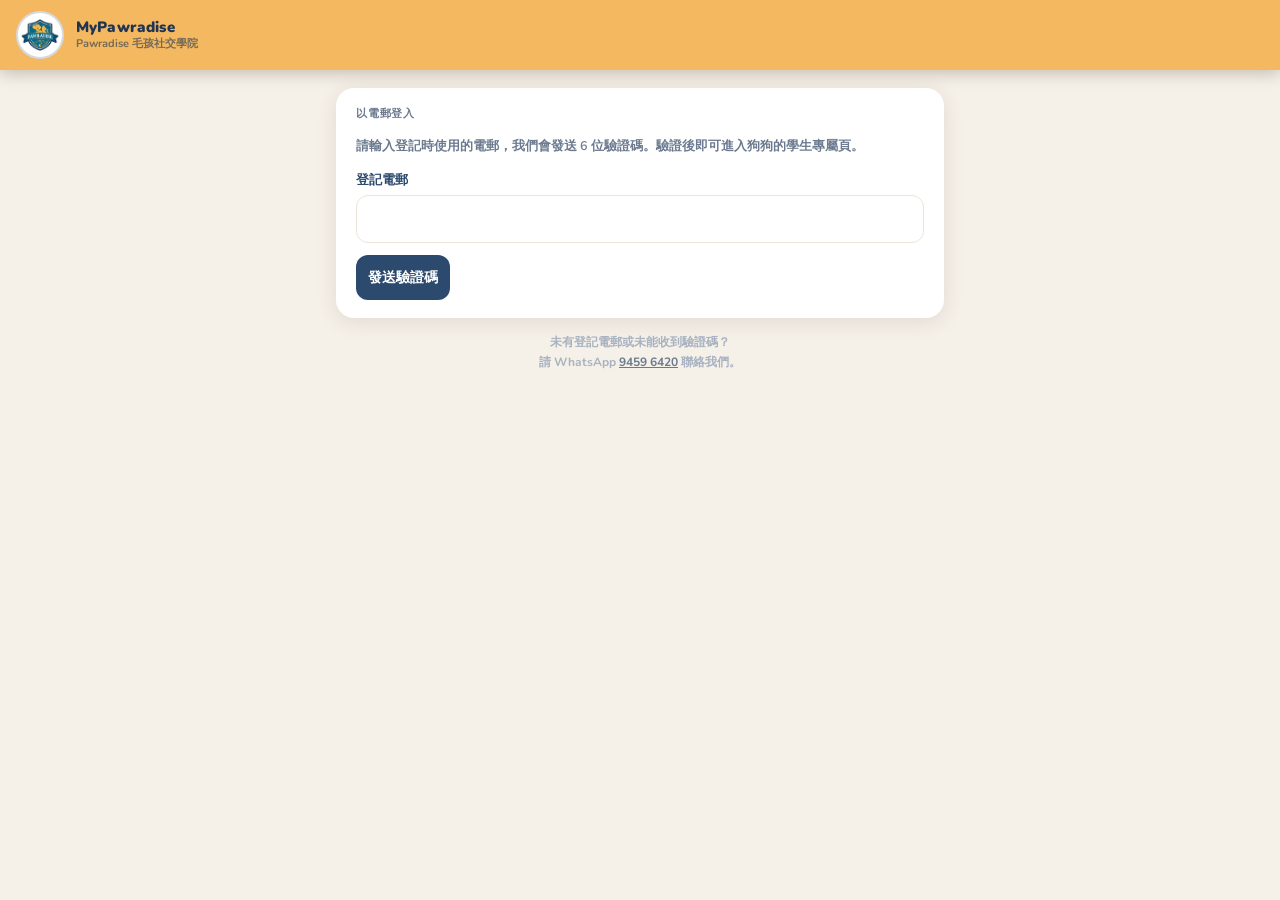
<file: student/index.html>
<!DOCTYPE html>
<html lang="zh-HK">
<head>
<meta charset="UTF-8">
<meta name="viewport" content="width=device-width, initial-scale=1.0">
<meta name="referrer" content="no-referrer">
<meta name="robots" content="noindex, nofollow">
<title>MyPawradise | Pawradise 毛孩社交學院</title>
<link href="https://fonts.googleapis.com/css2?family=Huninn&display=swap" rel="stylesheet">
<link rel="stylesheet" href="../pawradise-tokens.css">
<link rel="stylesheet" href="../pawradise.css">
<style>
/* [2026-09-28] 學生專屬頁 · 第一階段（唯讀：學生證、成長階梯、出席、課堂）
   顏色／圓角／字體全部用 pawradise-tokens.css 現有 token */
.view{display:none;}
.view.show{display:block;}
.center-msg{text-align:center;padding:40px 12px;font-size:14px;font-weight:700;color:var(--pw-ink-mute);line-height:1.7;}
.spin{width:28px;height:28px;border-radius:50%;border:3px solid var(--pw-cream-deep);border-top-color:var(--pw-navy);
  margin:0 auto 14px;animation:sp .8s linear infinite;}
@keyframes sp{to{transform:rotate(360deg);}}

/* 狗狗證：由 grading/status.html 原樣搬過嚟（2026-09-29 老闆：要同呈分試嗰張一樣）。
   嗰頁用自己一套變數名，呢度喺 .idc／.crop-mask 範圍內對應返 pawradise-tokens.css。
   ⚠️ 證件米金色系（#E0CFA8／#A08A62 等）同呈分試頁一致，未收入 tokens */
#dogIdWrap,.idc,.crop-mask{--r-sm:var(--pw-r-sm);--r-md:var(--pw-r-md);--r-xl:var(--pw-r-xl);--pill:var(--pw-r-pill);
  --shadow:var(--pw-shadow-card);--pop:var(--pw-shadow-pop);--disp:'Fredoka','Huninn','Nunito',sans-serif;}
#dogIdWrap{margin-bottom:14px;}
.idc{position:relative;overflow:hidden;border:2px solid #E0CFA8;border-radius:var(--r-xl);
  background:linear-gradient(150deg,#FFFDF7,#FBF3E4 62%,#F7E7C6);box-shadow:var(--shadow)}
.idc::before{content:"";position:absolute;inset:0;pointer-events:none;
  background-image:repeating-linear-gradient(135deg,rgba(201,141,44,.055) 0 2px,transparent 2px 9px)}
.idc-in{position:relative;padding:14px 16px 12px}
.idc-hd{display:flex;align-items:flex-start;gap:9px;border-bottom:1.5px solid rgba(201,141,44,.3);padding-bottom:10px}
.idc-hd img{width:46px;margin-top:-2px}
.idc-hd .t1{font-family:var(--disp);font-weight:700;font-size:.95rem;color:var(--pw-ink);line-height:1.15}
.idc-hd .t2{font-size:.53rem;font-weight:800;color:#A08A62;letter-spacing:.2em;margin-top:3px}
.idc-hd .rt{margin-left:auto;text-align:right}
.idc-hd .rt i{display:block;font-style:normal;font-size:.5rem;font-weight:900;color:#A08A62;letter-spacing:.16em}
.idc-hd .rt b{display:block;font-family:var(--disp);font-weight:700;font-size:.66rem;color:var(--pw-ink);letter-spacing:.06em;margin-top:1px}
.idc-hd .rt span{display:block;font-size:.5rem;font-weight:800;color:#A08A62;letter-spacing:.12em;margin-top:3px}
.idc-body{display:flex;gap:12px;margin-top:12px}
.idc-avawrap{flex-shrink:0}
.idc-avacap{text-align:center;font-size:.48rem;font-weight:900;color:#A08A62;letter-spacing:.16em;margin-top:4px}
.idc-ava{width:140px;height:166px;border:1.5px solid #E0CFA8;border-radius:4px;
  background:var(--pw-cream) center/cover no-repeat;display:flex;align-items:center;justify-content:center;font-size:2rem}
.idc-f{flex:1;min-width:0}
.idc-nm{font-family:var(--disp);font-weight:700;font-size:1.28rem;color:var(--pw-ink);line-height:1.12;word-break:break-word}
.idc-en{font-size:.6rem;font-weight:800;color:#A08A62;letter-spacing:.1em;margin-top:3px}
.idc-row{display:flex;align-items:baseline;gap:8px;padding:6px 0;border-bottom:1px solid rgba(160,138,98,.25)}
.idc-row:last-child{border-bottom:none}
/* [2026-09-29] 右欄窄（相片佔 140px）：標籤同數值改上下排，數值用返成欄闊度，唔會斷三行；英文品種另起一行，唔會凸出卡邊 */
.idc-f .idc-row{display:block;padding:5px 0}
.idc-f .idc-row .k{width:auto}
.idc-f .idc-row .v{margin-top:2px;word-break:break-word}
.idc-f .idc-row .v span{display:block;margin-top:1px}
.idc-row .k{width:112px;flex-shrink:0;font-size:.55rem;font-weight:900;color:#A08A62;letter-spacing:.08em}
.idc-row .v{font-size:.8rem;font-weight:900;color:var(--pw-ink)}
.idc-rect{margin-top:12px;border-top:1.5px dashed rgba(201,141,44,.45);padding-top:9px;font-size:.52rem;font-weight:900;color:#A08A62;letter-spacing:.16em}
.idc-rec{display:flex;margin-top:8px}
.idc-rec .c{flex:1;text-align:center}
.idc-rec .c .k{font-size:.53rem;font-weight:900;color:#A08A62;letter-spacing:.08em;line-height:1.5}
.idc-rec .c .k span{display:block;font-size:.44rem;letter-spacing:.14em;opacity:.8}
.idc-rec .c .v{font-family:var(--disp);font-weight:700;font-size:1rem;color:var(--pw-ink);margin-top:2px}
.idc-mrz{margin-top:11px;padding:8px 10px;background:#F2EADA;border:1px solid #E6D8BC;border-radius:var(--r-sm);
  font-family:var(--disp);font-weight:700;font-size:.56rem;color:#8A7458;letter-spacing:.1em;word-break:break-all;line-height:1.6}
.chip-add{margin-top:9px;background:var(--pw-cream-soft);border:1.5px dashed #E0CFA8;border-radius:var(--r-md);padding:9px 11px}
.chip-add .t{font-size:.62rem;font-weight:800;color:var(--pw-ink-soft);line-height:1.5}
.chip-add input{width:100%;margin-top:7px;padding:9px 11px;border:1.5px solid var(--pw-cream-deep);border-radius:var(--r-sm);
  font-family:var(--sans);font-size:.78rem;font-weight:700;color:var(--pw-ink);background:var(--pw-paper)}
.chip-add button{margin-top:7px;width:100%;padding:9px;border:none;border-radius:var(--pill);background:var(--pw-gold);
  font-family:var(--sans);font-weight:900;font-size:.72rem;color:var(--pw-ink);cursor:pointer}
.chip-msg{font-size:.6rem;font-weight:800;margin-top:6px}
/* [2026-09-29] 分享狗狗證（生成 IG 用圖片：冇連結、冇私人資料） */
.share-btn{display:block;width:100%;margin:-4px 0 14px;border:2px solid var(--pw-gold);background:var(--pw-paper);color:var(--pw-ink);
  font-family:var(--pw-font-sans);font-size:14px;font-weight:900;border-radius:var(--pw-r-md);padding:11px;cursor:pointer;}
.share-btn:disabled{opacity:.6;cursor:default;}
.share-mask{display:none;position:fixed;inset:0;background:rgba(31,53,82,.72);z-index:60;align-items:center;justify-content:center;padding:18px;}
.share-mask.show{display:flex;}
.share-box{background:var(--pw-paper);border-radius:var(--pw-r-xl);padding:16px;width:100%;max-width:360px;max-height:92vh;overflow:auto;box-shadow:var(--pw-shadow-pop);}
.share-box img{display:block;width:100%;border-radius:var(--pw-r-md);}
.share-box .tip{font-size:12px;font-weight:700;color:var(--pw-ink-mute);text-align:center;margin:10px 0 4px;line-height:1.6;}
.share-box .row{display:flex;gap:8px;margin-top:8px;}
.share-box .row button{flex:1;border:none;border-radius:var(--pw-r-pill);padding:11px;font-family:var(--pw-font-sans);font-size:13.5px;font-weight:900;cursor:pointer;}
#shareGo{background:var(--pw-gold);color:var(--pw-navy-deep);}
#shareClose{background:var(--pw-cream);color:var(--pw-ink-mute);}

/* [2026-09-29] 狗狗呈分試卡（讀呈分試報名狀態） */
.gt{background:var(--pw-navy);border-radius:var(--pw-r-lg);padding:16px 18px;margin-bottom:14px;color:var(--pw-paper);display:none;}
.gt.show{display:block;}
.gt-top{display:flex;align-items:center;gap:10px;}
.gt-top img{width:44px;height:44px;object-fit:contain;flex-shrink:0;}
.gt-t{font-family:var(--pw-font-display);font-size:19px;font-weight:700;line-height:1.2;}
.gt-s{font-size:12.5px;font-weight:700;color:var(--pw-gold);margin-top:2px;}
.gt-chip{margin-left:auto;flex-shrink:0;font-size:12px;font-weight:900;border-radius:var(--pw-r-pill);padding:3px 11px;background:var(--pw-gold);color:var(--pw-navy-deep);}
.gt-chip.wait{background:var(--pw-cream);color:var(--pw-ink-soft);}
.gt-b{font-size:13px;font-weight:600;line-height:1.7;margin-top:10px;color:var(--pw-cream);}
.gt-a{display:block;text-align:center;margin-top:12px;background:var(--pw-gold);color:var(--pw-navy-deep);font-size:14px;font-weight:900;
  border-radius:var(--pw-r-md);padding:11px;text-decoration:none;}

/* [2026-09-29] 學校通告 */
.nt{border-left:4px solid var(--pw-gold);background:var(--pw-cream-soft);border-radius:var(--pw-r-md);padding:11px 13px;margin-bottom:10px;}
.nt:last-child{margin-bottom:0;}
.nt-img{display:block;width:100%;height:auto;border-radius:var(--pw-r-sm);margin-bottom:9px;background:var(--pw-cream-deep);}
.nt-d{font-size:11.5px;font-weight:900;color:var(--pw-gold-deep);}
.nt-t{font-size:15px;font-weight:900;color:var(--pw-ink);margin-top:2px;line-height:1.35;}
.nt-b{font-size:13px;font-weight:600;color:var(--pw-ink-soft);line-height:1.65;margin-top:4px;white-space:pre-line;}
/* [2026-09-30 老闆要求] 多過一個通告 → 左右掃動（下一張露出一截提示可以掃），避免頁面過長 */
#noticeList.swipe{display:flex;gap:10px;overflow-x:auto;scroll-snap-type:x mandatory;-webkit-overflow-scrolling:touch;scrollbar-width:none;margin:0 -2px;padding:0 2px;}
#noticeList.swipe::-webkit-scrollbar{display:none;}
#noticeList.swipe .nt{flex:0 0 86%;margin-bottom:0;scroll-snap-align:start;}
.nt-dots{display:flex;justify-content:center;gap:6px;margin-top:10px;}
.nt-dots i{width:7px;height:7px;border-radius:50%;background:var(--pw-cream-deep);}
.nt-dots i.on{background:var(--pw-gold-deep);}
/* [2026-09-30] 活動投票（萬聖節最佳造型大獎） */
.vt-note{font-size:13px;font-weight:700;color:var(--pw-ink-soft);line-height:1.65;margin-bottom:10px;}
.vt-note b{color:var(--pw-gold-deep);}
.vt-grid{display:grid;grid-template-columns:1fr 1fr;gap:10px;}
.vt-c{background:var(--pw-cream-soft);border:2px solid var(--pw-cream-deep);border-radius:var(--pw-r-md);padding:7px;text-align:center;}
.vt-c.on{border-color:var(--pw-gold);background:var(--pw-paper);}
.vt-c img{display:block;width:100%;aspect-ratio:1/1;object-fit:cover;border-radius:var(--pw-r-sm);background:var(--pw-cream-deep);}
.vt-c .nm{font-size:14px;font-weight:900;color:var(--pw-ink);margin:6px 0 5px;word-break:break-word;}
.vt-c button{width:100%;border:none;border-radius:var(--pw-r-pill);padding:8px;font-family:var(--pw-font-sans);font-size:13px;font-weight:900;cursor:pointer;background:var(--pw-navy);color:var(--pw-paper);}
.vt-c.on button{background:var(--pw-gold);color:var(--pw-navy-deep);}
.vt-c button:disabled{cursor:default;}
.vt-c.mine button{background:var(--pw-cream);color:var(--pw-ink-mute);}
.vt-msg{font-size:13px;font-weight:800;margin-top:8px;min-height:1em;}
.vt-win{background:var(--pw-navy);border-radius:var(--pw-r-lg);padding:14px;color:var(--pw-paper);text-align:center;}
.vt-win .k{font-size:12px;font-weight:900;color:var(--pw-gold);letter-spacing:.12em;}
.vt-win img{display:block;width:70%;margin:10px auto;aspect-ratio:1/1;object-fit:cover;border-radius:var(--pw-r-md);border:3px solid var(--pw-gold);}
.vt-win .nm{font-family:var(--pw-font-display);font-size:22px;font-weight:700;}
.nt-a{display:inline-block;margin-top:8px;font-size:13px;font-weight:900;color:var(--pw-paper);background:var(--pw-navy);
  border-radius:var(--pw-r-pill);padding:6px 14px;text-decoration:none;}

/* [2026-09-29] 學期報告（導師喺 progress-card 儲存） */
.rp-h{display:flex;justify-content:space-between;align-items:flex-start;gap:10px;}
.rp-t{font-size:15px;font-weight:900;color:var(--pw-ink);line-height:1.3;}
.rp-s{font-size:12px;font-weight:700;color:var(--pw-ink-mute);margin-top:2px;}
.rp-g{flex-shrink:0;background:var(--pw-cream-soft);border:1.5px solid var(--pw-cream-deep);border-radius:var(--pw-r-pill);
  padding:3px 12px;font-size:12px;font-weight:900;color:var(--pw-navy);}
.rp-m{margin-top:14px;}
.rp-m1{display:flex;align-items:baseline;gap:6px;}
.rp-mt{font-size:13.5px;font-weight:900;color:var(--pw-ink);}
.rp-ms{font-size:11px;font-weight:700;color:var(--pw-ink-faint);}
.rp-bd{margin-left:auto;font-size:12px;font-weight:900;border-radius:var(--pw-r-pill);padding:2px 10px;}
.rp-bd.good{background:var(--pw-success-bg);color:var(--pw-success);}
.rp-bd.flat{background:var(--pw-cream-soft);color:var(--pw-ink-mute);}
.rp-bar{display:flex;align-items:center;gap:8px;margin-top:6px;font-size:11.5px;font-weight:700;color:var(--pw-ink-mute);}
.rp-bar .l{width:40px;flex-shrink:0;}
.rp-bar .tr{flex:1;height:9px;border-radius:var(--pw-r-pill);background:var(--pw-cream-deep);overflow:hidden;}
.rp-bar .tr div{height:100%;border-radius:var(--pw-r-pill);}
.rp-bar .v{width:64px;flex-shrink:0;text-align:right;font-weight:900;color:var(--pw-ink-soft);}
.rp-bar.st .tr div{opacity:.45;}
.rp-sub{font-size:11px;font-weight:900;letter-spacing:.07em;color:var(--pw-ink-faint);margin:16px 0 6px;}
.rp-hw{font-size:13px;font-weight:700;color:var(--pw-ink-soft);line-height:1.7;}
.rp-cta{margin-top:12px;background:var(--pw-cream-soft);border-radius:var(--pw-r-md);padding:10px 12px;}
.rp-cta b{display:block;font-size:13.5px;font-weight:900;color:var(--pw-ink);}
.rp-cta span{font-size:12px;font-weight:700;color:var(--pw-ink-mute);}
.rp-by{font-size:11.5px;font-weight:700;color:var(--pw-ink-faint);margin-top:10px;text-align:right;}
.rp-tr{width:100%;border-collapse:collapse;font-size:12px;}
.rp-tr th,.rp-tr td{padding:6px 4px;border-bottom:1px solid var(--pw-cream-deep);text-align:right;white-space:nowrap;}
.rp-tr th:first-child,.rp-tr td:first-child{text-align:left;}
.rp-tr th{font-size:10.5px;font-weight:900;color:var(--pw-ink-faint);}
.rp-tr td{font-weight:800;color:var(--pw-ink-soft);}
.rp-trw{overflow-x:auto;}
.rp-old{margin-top:10px;border-top:1px solid var(--pw-cream-deep);padding-top:8px;}
.rp-old summary{font-size:13px;font-weight:800;color:var(--pw-navy);cursor:pointer;padding:4px 0;}

/* 家庭切換（同一電話多位狗狗）＋背景更新提示 */
.fam{display:flex;gap:8px;overflow-x:auto;margin-bottom:12px;padding-bottom:2px;}
.fam button{flex-shrink:0;border:1.5px solid var(--pw-cream-deep);background:var(--pw-paper);color:var(--pw-ink-soft);
  font-family:var(--pw-font-sans);font-size:13px;font-weight:900;border-radius:var(--pw-r-pill);padding:7px 16px;cursor:pointer;}
.fam button.on{background:var(--pw-navy);border-color:var(--pw-navy);color:var(--pw-paper);}
.sync{font-size:11.5px;font-weight:700;color:var(--pw-ink-faint);text-align:center;margin:-4px 0 10px;display:none;}
.sync.show{display:block;}
.demo-bar{font-size:12px;font-weight:700;text-align:center;margin:0 0 10px;padding:6px 10px;border-radius:10px;background:var(--pw-gold, #F4B860);color:var(--pw-navy-deep, #1F3552);}
/* 學生頁加嘅部分：學籍行、上載相片 */
.idc-ava img.ph{width:100px;height:100px;object-fit:contain;}
.idc-up{display:flex;align-items:center;justify-content:center;gap:4px;margin-top:6px;font-size:.62rem;font-weight:900;
  color:var(--pw-navy);cursor:pointer;}
.idc-up svg{width:13px;height:13px;}
.idc-row .v.over{color:var(--pw-danger);}
.crop-mask{display:none;position:fixed;inset:0;background:rgba(31,53,82,.72);z-index:50;align-items:center;justify-content:center;padding:20px}
.crop-box{background:var(--pw-paper);border-radius:var(--r-xl);padding:20px;width:100%;max-width:330px;box-shadow:var(--pop)}
.crop-box h3{font-weight:900;font-size:.95rem;color:var(--pw-ink);text-align:center}
.crop-box .tip{font-size:.66rem;font-weight:700;color:var(--pw-ink-faint);text-align:center;margin-top:3px}
.crop-view{position:relative;width:260px;height:260px;margin:14px auto 0;border-radius:50%;overflow:hidden;background:var(--pw-cream-deep);touch-action:none;cursor:grab;box-shadow:inset 0 0 0 3px var(--pw-gold)}
.crop-view img{position:absolute;transform-origin:0 0;user-select:none;-webkit-user-drag:none;pointer-events:none}
.crop-zoom{width:100%;margin-top:14px;accent-color:var(--pw-gold-deep)}
.crop-btns{display:flex;gap:10px;margin-top:6px}
.crop-btns button{flex:1;height:44px;border:none;border-radius:var(--pill);font-family:inherit;font-weight:900;font-size:.85rem;cursor:pointer}
.btn-ok{background:var(--pw-gold);color:var(--pw-navy-deep)}
.btn-no{background:var(--pw-cream);color:var(--pw-ink-mute)}

/* 行動按鈕 */
.actions{display:flex;gap:10px;margin-bottom:14px;}
.btn{flex:1;display:flex;align-items:center;justify-content:center;gap:7px;border:none;cursor:pointer;text-decoration:none;
  font-family:var(--pw-font-sans);font-size:14px;font-weight:900;border-radius:var(--pw-r-md);padding:13px 12px;}
.btn.primary{background:var(--pw-navy);color:var(--pw-paper);}
.btn.ghost{background:var(--pw-paper);color:var(--pw-navy);box-shadow:var(--pw-shadow-card);}
.btn:disabled{opacity:.55;cursor:default;}

/* 成長階梯 */
.ladder{display:flex;justify-content:space-between;gap:4px;position:relative;margin-top:4px;}
.ladder::before{content:'';position:absolute;left:8%;right:8%;top:25px;height:4px;border-radius:var(--pw-r-pill);background:var(--pw-cream-deep);}
.rung{flex:1;text-align:center;position:relative;}
.rung .dot{width:50px;height:50px;border-radius:50%;margin:0 auto;background:var(--pw-cream-soft);
  border:var(--pw-stroke) solid var(--pw-cream-deep);display:flex;align-items:center;justify-content:center;overflow:hidden;}
.rung .dot img{width:42px;height:42px;object-fit:contain;opacity:.35;filter:grayscale(1);}
.rung.done .dot img{opacity:.8;filter:none;}
.rung.current .dot{border-color:var(--pw-gold);box-shadow:0 0 0 4px var(--pw-warn-bg);}
.rung.current .dot img{opacity:1;filter:none;}
.rung .k{font-size:13px;font-weight:900;color:var(--pw-ink-faint);margin-top:6px;}
.rung .z{font-size:10.5px;font-weight:700;color:var(--pw-ink-faint);}
.rung.current .k,.rung.current .z{color:var(--pw-navy);}
.ladder-note{font-size:12.5px;font-weight:700;color:var(--pw-ink-mute);margin-top:14px;line-height:1.6;}

/* 出席 */
.att{margin-bottom:12px;}
.att:last-child{margin-bottom:0;}
.att-top{display:flex;justify-content:space-between;font-size:13px;font-weight:800;color:var(--pw-ink-soft);margin-bottom:6px;}
.att-bar{height:10px;border-radius:var(--pw-r-pill);background:var(--pw-cream-deep);overflow:hidden;}
.att-bar div{height:100%;background:var(--pw-gold);border-radius:var(--pw-r-pill);}
.att-note{margin-top:6px;font-size:12px;font-weight:700;color:var(--pw-ink-mute);}   /* [2026-10-01] 有效期一行 */

/* 課堂 */
.cls{display:flex;gap:12px;align-items:center;padding:10px 0;border-top:1px solid var(--pw-cream-deep);}
.cls:first-of-type{border-top:none;}
.cls-date{width:48px;text-align:center;flex-shrink:0;background:var(--pw-cream-soft);border-radius:var(--pw-r-md);padding:6px 0;}
.cls-date b{display:block;font-size:18px;font-weight:900;color:var(--pw-navy);line-height:1.1;}
.cls-date span{font-size:10.5px;font-weight:800;color:var(--pw-ink-mute);}
.cls.past .cls-date b{color:var(--pw-ink-faint);}
.cls-t{font-size:14px;font-weight:800;color:var(--pw-ink);}
.cls-m{font-size:12px;font-weight:700;color:var(--pw-ink-mute);margin-top:2px;}
.empty{font-size:13px;font-weight:700;color:var(--pw-ink-faint);}
.sub-h{font-size:11px;font-weight:900;letter-spacing:.07em;color:var(--pw-ink-faint);margin:14px 0 4px;}

/* 登入 */
.field{margin-bottom:12px;}
.field label{display:block;font-size:13px;font-weight:800;color:var(--pw-ink-soft);margin-bottom:6px;}
.field input{width:100%;font-family:var(--pw-font-sans);font-size:16px;font-weight:700;padding:12px 14px;
  border:var(--pw-stroke) solid var(--pw-cream-deep);border-radius:var(--pw-r-md);background:var(--pw-paper);color:var(--pw-ink);}
.field input:focus{outline:none;border-color:var(--pw-navy);}
.hint{font-size:12.5px;font-weight:600;color:var(--pw-ink-mute);line-height:1.65;margin-bottom:14px;}
.msg{font-size:13px;font-weight:700;border-radius:var(--pw-r-md);padding:10px 13px;margin-bottom:12px;display:none;}
.msg.show{display:block;}
.msg.ok{background:var(--pw-success-bg);color:var(--pw-success);}
.msg.err{background:var(--pw-danger-bg);color:var(--pw-danger);}
.dogpick{display:flex;flex-direction:column;gap:10px;}

/* 校褸披肩（勳章設計未定：暫時一律灰色上鎖） */
.cape-h{display:flex;justify-content:space-between;align-items:baseline;margin:2px 0 10px;}
.cape-h b{font-size:14px;font-weight:900;color:var(--pw-ink);}
.cape-h span{font-size:12px;font-weight:800;color:var(--pw-ink-mute);}
.cape-grid{display:grid;grid-template-columns:repeat(3,1fr);gap:14px 8px;margin-bottom:6px;}
.bdg{display:flex;flex-direction:column;align-items:center;gap:6px;text-align:center;}
.bdg i{width:62px;height:62px;border-radius:50%;background:var(--pw-cream-soft);border:2px dashed var(--c, var(--pw-cream-deep));
  display:flex;align-items:center;justify-content:center;color:var(--c, var(--pw-ink-ghost));}
/* 上鎖：保留每枚勳章專屬色做虛線框＋鎖頭提示，整體淡化；解鎖後（第四階段）先用實色 */
.bdg i svg{opacity:.7;}
.bdg i{opacity:.75;}
.bdg i.img{background:none;border:0;opacity:1;position:relative;}
/* [2026-10-02 Erica] 有圖案嘅活動勳章：未獲得＝圖案半透明＋前面鎖頭 */
.bdg i.img img{width:100%;height:100%;object-fit:contain;opacity:.35;}
.bdg i.img svg{position:absolute;opacity:1;color:var(--pw-navy);}
.bdg i.img.got img{opacity:1;}
.bdg.got .nm{color:var(--pw-ink);}
.bdg .nm{font-size:11.5px;font-weight:800;color:var(--pw-ink-mute);line-height:1.35;}
.bdg .nm .en{display:block;font-size:9.5px;font-weight:700;color:var(--pw-ink-faint);letter-spacing:.02em;margin-top:1px;}
.cape-note{font-size:12px;font-weight:700;color:var(--pw-ink-faint);line-height:1.6;margin-bottom:16px;}
.cape-note:last-child{margin-bottom:0;}

.foot-note{text-align:center;font-size:12px;font-weight:700;color:var(--pw-ink-faint);line-height:1.7;margin-top:6px;}
.foot-note a{color:var(--pw-ink-mute);}
</style>
</head>
<body>

<header class="pw-header">
  <div class="crest"><img src="../assets/pawradise-crest.png" alt="Pawradise"></div>
  <div class="htitle"><b>MyPawradise</b><span>Pawradise 毛孩社交學院</span></div>
  <div class="spacer"></div>
</header>

<div class="container">

  <!-- 載入中 -->
  <div class="view show" id="vLoading"><div class="center-msg"><div class="spin"></div>資料下載中，請稍候片刻</div></div>

  <!-- 登入：email 驗證碼 -->
  <div class="view" id="vLogin">
    <div class="sec">
      <div class="sec-label">以電郵登入</div>
      <p class="hint">請輸入登記時使用的電郵，我們會發送 6 位驗證碼。驗證後即可進入狗狗的學生專屬頁。</p>
      <div class="msg" id="loginMsg"></div>
      <div id="stepEmail">
        <div class="field"><label for="inEmail">登記電郵</label><input type="email" id="inEmail" autocomplete="email" inputmode="email"></div>
        <button type="button" class="btn primary" id="btnReq" onclick="requestCode()">發送驗證碼</button>
      </div>
      <div id="stepCode" style="display:none">
        <div class="field"><label for="inCode">6 位驗證碼</label><input type="text" id="inCode" inputmode="numeric" maxlength="6" autocomplete="one-time-code"></div>
        <div class="actions">
          <button type="button" class="btn ghost" onclick="backToEmail()">重新輸入電郵</button>
          <button type="button" class="btn primary" id="btnVerify" onclick="verifyCode()">確認</button>
        </div>
      </div>
    </div>
    <p class="foot-note">未有登記電郵或未能收到驗證碼？<br>請 WhatsApp <a href="https://wa.me/85294596420" target="_blank" rel="noopener">9459 6420</a> 聯絡我們。</p>
  </div>

  <!-- 同一電郵多隻狗：揀邊隻 -->
  <div class="view" id="vPick">
    <div class="sec">
      <div class="sec-label">請選擇狗狗</div>
      <div class="dogpick" id="dogPick"></div>
    </div>
  </div>

  <!-- 學生頁 -->
  <div class="view" id="vStudent">
    <div class="fam" id="famTabs" style="display:none"></div>
    <p class="sync" id="syncNote">資料下載中，請稍候片刻</p>
    <p class="demo-bar" id="demoBar" style="display:none">示範頁面・資料為虛構，按鈕不會儲存任何資料</p>
    <!-- [2026-09-29 老闆批] 狗狗證護照款（assets/dog-passport.js；125×88 真護照比例），每隻狗都有
         簽證（呈分試資料）只喺呈分試專屬頁，呢度唔放 -->
    <div id="dogIdWrap">
      <div data-paw-passport></div>
      <script src="../assets/dog-passport.js"></script>
      <label class="idc-up" id="avaUp" style="display:none"><svg viewBox="0 0 24 24" fill="none" stroke="currentColor" stroke-width="2" stroke-linecap="round" stroke-linejoin="round"><rect x="3" y="6" width="18" height="14" rx="2.5"/><circle cx="12" cy="13" r="3.4"/><path d="M8 6l1.6-2.4h4.8L16 6"/></svg>上載相片<input type="file" id="avaInput" accept="image/*" style="display:none"></label>
      <div class="chip-add" id="chipAdd" style="display:none">
        <div class="t">登記晶片編號，日後呈分試及各項活動的成績，都會累積在同一張狗狗證下。</div>
        <input type="text" id="chipInput" inputmode="numeric" placeholder="例如：900012345678901">
        <button id="chipBtn" onclick="saveChip()">儲存晶片編號</button>
        <div class="chip-msg" id="chipMsg"></div>
      </div>
    </div>

    <button type="button" class="share-btn" id="shareBtn" onclick="makeShareCard()">分享狗狗證</button>

    <div class="actions">
      <a class="btn primary" id="btnBook" href="#">預約課堂</a>
      <a class="btn ghost" href="https://wa.me/85294596420" target="_blank" rel="noopener">聯絡導師</a>
    </div>

    <div class="gt" id="gtCard"></div>

    <div class="sec" id="secNotice" style="display:none">
      <div class="sec-label">學校通告</div>
      <div id="noticeList"></div>
      <div class="nt-dots" id="noticeDots" style="display:none"></div>
    </div>

    <div class="sec" id="secVote" style="display:none">
      <div class="sec-label" id="voteTitle">活動投票</div>
      <div id="voteBody"></div>
    </div>

    <div class="sec" id="secCape">
      <div class="sec-label">毛孩成長歷程</div>
      <p class="cape-note">所有勳章都可以由學校代為燙在校褸披肩上，陪伴的每一步都看得見。</p>
      <div class="cape-h"><b>能力勳章</b><span id="capeAbilityCount"></span></div>
      <div class="cape-grid" id="capeAbility"></div>
      <p class="cape-note">在狗狗呈分試達到指定表現，即可解鎖並獲頒能力勳章。</p>
      <div class="cape-h"><b>活動限定勳章</b><span id="capeEventCount"></span></div>
      <div class="cape-grid" id="capeEvent"></div>
      <p class="cape-note">參加學校指定活動，即可獲得該活動的限定勳章。</p>
    </div>

    <div class="sec" id="secLadder" style="display:none">
      <div class="sec-label">社交成長階梯</div>
      <div class="ladder" id="ladder"></div>
      <p class="ladder-note" id="ladderNote"></p>
    </div>

    <div class="sec" id="secAtt" style="display:none">
      <div class="sec-label">出席進度</div>
      <div id="attList"></div>
    </div>

    <div class="sec" id="secReport" style="display:none">
      <div class="sec-label">學期報告</div>
      <div id="rpLatest"></div>
      <div id="rpTrend"></div>
      <div id="rpOld"></div>
    </div>

    <div class="sec">
      <div class="sec-label">我的課堂</div>
      <div id="upList"></div>
      <div class="sub-h" id="pastH" style="display:none">最近完成</div>
      <div id="pastList"></div>
    </div>

    <p class="foot-note">
      歡迎截圖分享！此連結可預約及取消課堂，請勿公開張貼。<span id="sName2" hidden></span><br>
      建議將此頁加入手機主畫面，下次一按即開。<br>
      <a href="#" onclick="switchDog();return false;">以另一個電郵登入</a>
    </p>
    <div class="brand-foot" style="text-align:center;margin:28px 0 12px;"><img src="../assets/pawradise-wordmark.svg" alt="Pawradise · Calm · Respect · Together" style="width:170px;height:auto;"></div>
  </div>

</div>

<div class="share-mask" id="shareMask">
  <div class="share-box">
    <img id="shareImg" alt="狗狗證">
    <div class="tip">手機：按「分享／儲存」，或長按圖片儲存至相簿，即可上載 IG。</div>
    <div class="row"><button type="button" id="shareGo" onclick="shareCardOut()">分享／儲存</button><button type="button" id="shareClose" onclick="document.getElementById('shareMask').classList.remove('show')">關閉</button></div>
  </div>
</div>

<div class="crop-mask" id="cropMask">
  <div class="crop-box">
    <h3>調整相片</h3>
    <div class="tip">拖動相片移位，下面拉桿調整大小</div>
    <div class="crop-view" id="cropView"><img id="cropImg" alt=""></div>
    <input class="crop-zoom" id="cropZoom" type="range" min="100" max="300" value="100">
    <div class="crop-btns">
      <button class="btn-no" onclick="closeCrop()">取消</button>
      <button class="btn-ok" id="cropOk" onclick="confirmCrop()">確定</button>
    </div>
  </div>
</div>

<script>
const API_URL = 'https://script.google.com/macros/s/AKfycbz3M2vUVloPLx4Z3Kx0z6pJ7ccR507PRZwe-yiEmHtp-URgPWHSlk6mfBDrqsHp7pisEg/exec';
const BOOKING_PAGE = '../Academy%20Booking.html';
const STORE_KEY = 'pw_student_t';

const LADDER = [
  { k:'C',  zh:'反應型', img:'../assets/dino-c.png' },
  { k:'B',  zh:'膽小型', img:'../assets/dino-b.png' },
  { k:'B+', zh:'適應期', img:'../assets/dino-bplus.png' },
  { k:'A',  zh:'社交型', img:'../assets/dino-a.png' },
  { k:'A+', zh:'穩定犬', img:'../assets/dino-aplus.png' },
];
const LADDER_NOTE = {
  'C':  '由安全感和冷靜距離開始，一步一步來。',
  'B':  '給狗狗多一點時間和空間，慢慢習慣其他狗狗的存在。',
  'B+': '社交信心正在建立，多一些自然互動就會更穩定。',
  'A':  '已經可以友善地與其他狗狗互動，再鞏固一下就是 A+。',
  'A+': '情緒非常穩定，可以成為其他同學的社交榜樣。',
};
const WEEK = ['日','一','二','三','四','五','六'];
const BREED_EN = {"貴婦（玩具／迷你）": "Poodle (Toy / Miniature)", "松鼠狗": "Pomeranian", "芝娃娃": "Chihuahua", "約瑟爹利": "Yorkshire Terrier", "西施": "Shih Tzu", "馬爾濟斯": "Maltese", "比熊": "Bichon Frise", "八哥": "Pug", "臘腸": "Dachshund", "迷你史立莎": "Miniature Schnauzer", "西高地": "West Highland White Terrier", "北京狗": "Pekingese", "蝴蝶犬": "Papillon", "日本銀狐": "Japanese Spitz", "積羅素爹利": "Jack Russell Terrier", "迷你賓沙": "Miniature Pinscher", "意大利靈緹": "Italian Greyhound", "騎士查理王": "Cavalier King Charles Spaniel", "柴犬": "Shiba Inu", "哥基": "Welsh Corgi", "法國鬥牛犬": "French Bulldog", "比高": "Beagle", "貝靈頓": "Bedlington Terrier", "喜樂蒂": "Shetland Sheepdog", "沙皮": "Shar Pei", "英國老虎狗": "English Bulldog", "惠比特": "Whippet", "鬆獅": "Chow Chow", "英國史賓格": "English Springer Spaniel", "巴仙吉": "Basenji", "澳洲牧牛犬": "Australian Cattle Dog", "金毛尋回犬": "Golden Retriever", "拉布拉多": "Labrador Retriever", "哈士奇": "Siberian Husky", "西摩": "Samoyed", "德國牧羊犬": "German Shepherd", "邊境牧羊犬": "Border Collie", "澳洲牧羊犬": "Australian Shepherd", "秋田": "Akita Inu", "阿拉斯加": "Alaskan Malamute", "標準貴婦": "Standard Poodle", "唐狗": "Mongrel", "都柏文": "Dobermann", "洛威拿": "Rottweiler", "伯恩山": "Bernese Mountain Dog", "斑點狗": "Dalmatian", "威瑪": "Weimaraner", "大丹": "Great Dane", "大白熊": "Great Pyrenees", "聖伯納": "Saint Bernard", "紐芬蘭犬": "Newfoundland", "古代英國牧羊犬": "Old English Sheepdog", "蘇俄牧羊犬": "Borzoi", "拳師犬": "Boxer", "愛爾蘭雪達": "Irish Setter", "標準史立莎": "Standard Schnauzer", "巨型史立莎": "Giant Schnauzer", "貴婦混種（Maltipoo／Cavoodle 等）": "Poodle Mix (Maltipoo / Cavoodle)", "其他品種／混種": "Other / Mixed Breed"};
// 上載相片：後端 student_avatar（crm-backend v6.2，要 Drive 授權）
const AVATAR_ENABLED = true;
let CURRENT_TOKEN = '';
let CUR_DOG = null;   // 而家顯示緊嘅狗（分享狗狗證用）
// 勳章清單（2026-09-28 老闆定）。勳章紀錄未建立（第四階段），現時一律灰色上鎖顯示。
const ABILITY_BADGES = [
  { zh:'分離耐受', en:'Separation Tolerance',       c:'var(--pw-navy-deep)' },
  { zh:'衝動控制', en:'Impulse Control',            c:'var(--pw-sage)' },
  { zh:'人狗協作', en:'Human-Dog Cooperation',      c:'var(--pw-dusty-blue)' },
  { zh:'環境適應', en:'Environmental Adaptability', c:'var(--pw-sage)' },
  { zh:'社交穩定', en:'Social Stability',           c:'var(--pw-gold)' },
  { zh:'壓力復原', en:'Stress Resilience',          c:'var(--pw-terracotta)' },
];
const EVENT_BADGES = [
  { zh:'狗狗呈分試 2026', en:'Grading Day 2026', date:'10月24日',   c:'var(--pw-gold)',       img:'../assets/ev-grading-day-2026.png',      k:'grading',   day:'2026-10-24' },
  { zh:'Halloween Pawty', en:'',                 date:'10月31日',   c:'var(--pw-terracotta)', img:'../assets/ev-halloween-pawty-2026.png', k:'halloween', day:'2026-10-31' },
  { zh:"X'mas Pawty",     en:'',                 date:'12月20–21日', c:'var(--pw-sage)' },
];
const LOCK_SVG = '<svg width="22" height="22" viewBox="0 0 24 24" fill="none" stroke="currentColor" stroke-width="2.2" stroke-linecap="round" stroke-linejoin="round"><rect x="5" y="11" width="14" height="9" rx="2"/><path d="M8 11V8a4 4 0 0 1 8 0v3"/></svg>';

function $(id){ return document.getElementById(id); }
function esc(s){ return String(s == null ? '' : s).replace(/[&<>"']/g, c => ({'&':'&amp;','<':'&lt;','>':'&gt;','"':'&quot;',"'":'&#39;'}[c])); }
function show(id){ document.querySelectorAll('.view').forEach(v => v.classList.toggle('show', v.id === id)); }
function store(k, v){ try { v == null ? localStorage.removeItem(k) : localStorage.setItem(k, v); } catch (e) {} }
function recall(k){ try { return localStorage.getItem(k); } catch (e) { return null; } }

function className(lv){
  const s = String(lv || '');
  if (/Explorer|Club/i.test(s)) return 'Calm Explorer Club';
  if (s === 'S1+S2') return '狗狗幼稚園＋情緒重建小組班';
  if (s === 'S2') return '情緒重建小組班';
  if (s === 'S1') return '狗狗幼稚園';
  return '毛孩社交學院';
}

// yyyy-MM-dd → 日／月／星期（純字串計，唔經 Date 解析字串）
function dateParts(ds){
  const m = String(ds || '').match(/^(\d{4})-(\d{2})-(\d{2})/);
  if (!m) return null;
  const y = +m[1], mo = +m[2], d = +m[3];
  return { d: d, mo: mo, w: WEEK[new Date(Date.UTC(y, mo - 1, d)).getUTCDay()] };
}

function clsRow(c, past){
  const p = dateParts(c.classDate);
  const title = c.lessonNum ? String(c.lessonNum) : String(c.classLabel || '課堂').split('·')[0].trim();
  const time  = /^S2/i.test(String(c.classLabel || '')) ? c.classTime : (c.arrivalTime || c.classTime);
  return `<div class="cls${past ? ' past' : ''}">
    <div class="cls-date"><b>${p ? p.d : ''}</b><span>${p ? p.mo + '月・' + p.w : ''}</span></div>
    <div><div class="cls-t">${esc(title)}</div><div class="cls-m">${esc(c.classLabel || '')}${time ? '　' + esc(time) : ''}</div></div>
  </div>`;
}

// [2026-10-02 Erica] 活動限定勳章解鎖（活動翌日起，當日仍上鎖）：呈分試＝報名狀態「已確認」；
//   Halloween Pawty＝報咗 10/31 課堂（未取消；過咗當日要標「已出席」先會由後台回傳）
function eventEarned(b, d, cls, today){
  if (!b.day || today <= b.day) return false;
  if (b.k === 'grading')   return !!(d.grading && d.grading.status === '已確認');
  if (b.k === 'halloween') return cls.some(c => c.classDate === b.day && c.status !== 'cancelled');
  return false;
}

function renderCape(d){
  const today = new Date().toLocaleDateString('en-CA', { timeZone: 'Asia/Hong_Kong' });
  const dk = s => String(s || '').trim().toLowerCase();
  const cls = ((FAMILY && FAMILY.upcomingClasses) || []).filter(c => !c.dogName || dk(c.dogName) === dk(d && d.dogName));
  const cell = b => { const got = !!(d && eventEarned(b, d, cls, today)); return `<div class="bdg${got ? ' got' : ''}"><i${b.img ? ` class="img${got ? ' got' : ''}"` : ''} style="--c:${b.c}">${b.img ? `<img src="${b.img}" alt="">` : ''}${got ? '' : LOCK_SVG}</i><div class="nm">${esc(b.zh)}${b.en ? `<span class="en">${esc(b.en)}</span>` : ''}${b.date ? `<span class="en">${esc(b.date)}</span>` : ''}</div></div>`; };
  $('capeAbility').innerHTML = ABILITY_BADGES.map(cell).join('');
  // [2026-10-02 Erica] 活動完咗而冇獲得 → 唔顯示嗰枚（名額有限，避免永久上鎖）
  $('capeEvent').innerHTML   = EVENT_BADGES.filter(b => !(b.day && today > b.day && !(d && eventEarned(b, d, cls, today)))).map(cell).join('');
  $('capeAbilityCount').textContent = '已獲得 0 / ' + ABILITY_BADGES.length;
  // [2026-09-30 Erica] 活動限定勳章會隨新活動陸續加入（儲勳章嘅儀式感），唔顯示「0 / 總數」
}

function ymd(ds){
  const m = String(ds || '').match(/^(\d{4})-(\d{2})-(\d{2})/);
  return m ? `${+m[1]}年${+m[2]}月${+m[3]}日` : '';
}

// ── [2026-09-29] 學期報告：三大指標（同 progress-card 同一計法）──
const RP_METRICS = [
  { k:'rec', name:'情緒恢復時間', sub:'越短越好', unit:'分鐘', better:'down', c:'var(--pw-dusty-blue)' },
  { k:'thr', name:'爆發距離',     sub:'越近越好', unit:'米',   better:'down', c:'var(--pw-terracotta)' },
  { k:'dis', name:'自主轉頭能力', sub:'越多越好', unit:'次',   better:'up',   c:'var(--pw-sage)' },
];
function rpBadge(m, s, e){
  if (s == null || e == null || !(s > 0)) return '';
  if (m.better === 'down') {
    const pct = Math.round((s - e) / s * 100);
    return `<span class="rp-bd ${pct > 0 ? 'good' : 'flat'}">${pct >= 0 ? '▼' : '▲'} ${Math.abs(pct)}%</span>`;
  }
  const r = Math.round(e / s * 10) / 10;
  return `<span class="rp-bd ${r > 1 ? 'good' : 'flat'}">${r >= 1 ? '▲' : '▼'} ${r}×</span>`;
}
function rpMetrics(r){
  return RP_METRICS.map(m => {
    const [s, e] = r[m.k] || [];
    if (s == null || e == null) return '';
    const max = Math.max(s, e) || 1;
    const bar = (cls, lab, v) => `<div class="rp-bar ${cls}"><span class="l">${lab}</span><span class="tr"><div style="width:${Math.max(4, v / max * 100)}%;background:${m.c}"></div></span><span class="v">${v} ${m.unit}</span></div>`;
    return `<div class="rp-m"><div class="rp-m1"><span class="rp-mt">${m.name}</span><span class="rp-ms">${m.sub}</span>${rpBadge(m, s, e)}</div>
      ${bar('st', '學期初', s)}${bar('', '學期末', e)}</div>`;
  }).join('');
}
function rpCard(r){
  return `<div class="rp-h"><div><div class="rp-t">${esc(r.course || '學期進度報告')}</div><div class="rp-s">${esc(r.season)}</div></div>${r.grade ? `<span class="rp-g">${esc(r.grade)}</span>` : ''}</div>
    ${rpMetrics(r)}
    ${r.hw && r.hw.length ? `<div class="rp-sub">下學期建議練習方向</div><div class="rp-hw">${r.hw.map(x => '· ' + esc(x)).join('<br>')}</div>` : ''}
    ${r.cta1 ? `<div class="rp-cta"><b>${esc(r.cta1)}</b>${r.cta2 ? `<span>${esc(r.cta2)}</span>` : ''}</div>` : ''}
    <div class="rp-by">${esc([r.tutor, r.issued].filter(Boolean).join('　'))}</div>`;
}
function renderReports(list){
  const rs = (list || []).slice();
  $('secReport').style.display = rs.length ? 'block' : 'none';
  $('rpLatest').innerHTML = $('rpTrend').innerHTML = $('rpOld').innerHTML = '';
  if (!rs.length) return;
  const latest = rs[rs.length - 1];
  $('rpLatest').innerHTML = rpCard(latest);
  if (rs.length >= 2) {
    // 跨學期趨勢：第一份嘅學期初做起點，之後每份嘅學期末
    const cols = [{ h: '入學', pick: (r, m) => (rs[0][m.k] || [])[0] }].concat(rs.map(r => ({ h: r.season || r.created.slice(0, 7), r: r })));
    const head = '<tr><th></th>' + cols.map(c => `<th>${esc(c.h)}</th>`).join('') + '</tr>';
    const body = RP_METRICS.map(m => '<tr><td>' + m.name + `（${m.unit}）</td>` +
      cols.map(c => { const v = c.r ? (c.r[m.k] || [])[1] : c.pick(null, m); return `<td>${v == null ? '—' : v}</td>`; }).join('') + '</tr>').join('');
    $('rpTrend').innerHTML = `<div class="rp-sub">跨學期趨勢</div><div class="rp-trw"><table class="rp-tr">${head}${body}</table></div>`;
  }
  const old = rs.slice(0, -1).reverse();
  if (old.length) $('rpOld').innerHTML = '<div class="rp-old">' +
    old.map(r => `<details><summary>${esc(r.season || r.created)}・${esc(r.course || '')}</summary>${rpCard(r)}</details>`).join('') + '</div>';
}

// [2026-09-29 老闆要求] 出席只顯示本學期：CRM 總堂數／已出席係累計（例：兩期 18 堂、已出席 13），
//   按後端 fmtLessonSeq_ 同一把尺（S1 每期 9 堂、S2 每期 4 堂）拆返本期。
//   唔夠一期嘅零頭（轉介獎勵堂等）併入最後一期。
function termView(used, total, size){
  if (!(total > 0)) return { term: 1, used: used, total: total };
  const lastIdx = Math.max(1, Math.floor(total / size)) - 1;
  const done = Math.min(Math.floor(used / size), lastIdx);
  const termTotal = done < lastIdx ? size : total - done * size;
  return { term: done + 1, used: Math.min(used - done * size, termTotal), total: termTotal };
}

// ── [2026-09-29] 狗狗可上嘅課堂類型（按課程級別；冇級別＝全部顯示）──
function dogTypes(d){
  const lv = String(d.courseLevel || '');
  if (/Explorer|Club/i.test(lv)) return ['S1', 'CLUB'];
  if (lv === 'S1+S2') return ['S1', 'S2'];
  if (lv === 'S1' || lv === 'S2') return [lv];
  return ['S1', 'S2', 'CLUB'];
}
const NOTICE_MAP = { S1: 'S1', S2: 'S2', CLUB: 'Club' };
function fmtMD(ds){
  const p = dateParts(ds);
  return p ? `${p.mo}月${p.d}日（${p.w}）` : '';
}

// ── [2026-09-29 老闆批] 狗狗呈分試卡：已確認出專屬頁連結；待繳費／候補出狀態；未報名（賽前）出立即報名 ──
const GT_DATE = '2026-10-24';
// [2026-11-04 老闆批] 呈分試當日相簿（Drive 資料夾，知道連結者可檢視）；只畀已確認參加嘅狗狗賽後見到
const GT_PHOTOS = 'https://drive.google.com/drive/folders/1g6KVrG60NCGfURUwRzvuB-eH_koBfB9k?usp=sharing';
function renderGrading(d){
  const box = $('gtCard');
  const today = new Date().toLocaleDateString('en-CA', { timeZone: 'Asia/Hong_Kong' });
  const g = d.grading;
  if (!FAMILY.gradingEnabled || (!g && today > GT_DATE)) { box.classList.remove('show'); box.innerHTML = ''; return; }
  const dog = esc(d.dogName || '狗狗');
  let chip = '', body = '', btn = '';
  if (g && g.status === '已確認') {
    chip = '<span class="gt-chip">已確認</span>';
    // [2026-09-29 老闆定] 呈分試頁改名「xxx 的呈分試」，唔再叫專屬頁／同學頁
    body = today > GT_DATE ? `${dog} 的成績、技能亮點及電子證書，可於「${dog} 的呈分試」頁查看。`
                           : `${dog} 已完成報名。「${dog} 的呈分試」頁有報到時間、待辦事項及三關介紹，賽後亦可查看成績。`;
    btn = g.link ? `<a class="gt-a" href="${esc(g.link)}" target="_blank" rel="noopener">打開 ${dog} 的呈分試</a>` : '';
    if (today > GT_DATE) btn += `<a class="gt-a" href="${GT_PHOTOS}" target="_blank" rel="noopener">下載呈分試當日相片</a>`;
  } else if (g && g.status === '待繳費') {
    chip = '<span class="gt-chip wait">待付款</span>';
    body = '報名已收到，完成付款後即確認學位，呈分試頁連結會以電郵發送。如已付款，請將付款截圖 WhatsApp 至 9459 6420。';
  } else if (g && g.status === '候補') {
    chip = '<span class="gt-chip wait">候補中</span>';
    body = '如有學位，我們會以 WhatsApp 通知。';
  } else {
    body = '三關遊戲，找出牠的隱藏實力——家長跟毛孩一起參與校園體驗的大日子。';
    btn = '<a class="gt-a" href="../grading/index.html?mode=academy" target="_blank" rel="noopener">立即報名</a>';
  }
  box.innerHTML = `<div class="gt-top"><img src="../assets/daki-cert.png" alt="">
      <div><div class="gt-t">狗狗呈分試 2026</div><div class="gt-s">${esc(fmtMD(GT_DATE))}・學院學生場</div></div>${chip}</div>
    <div class="gt-b">${body}</div>${btn}`;
  box.classList.add('show');
}

// ── 學校通告 ──
function renderNotices(d){
  const want = dogTypes(d).map(t => NOTICE_MAP[t]);
  const list = (FAMILY.notices || []).filter(n => n.target === '全部' || want.indexOf(n.target) !== -1);
  $('secNotice').style.display = list.length ? 'block' : 'none';
  // 圖片：有連結就成張圖撳得；載入失敗就收埋，照顯示文字
  const img = n => !n.image ? '' : (n.link
    ? `<a href="${esc(n.link)}" target="_blank" rel="noopener"><img class="nt-img" src="${esc(n.image)}" alt="${esc(n.title)}" loading="lazy" onerror="this.remove()"></a>`
    : `<img class="nt-img" src="${esc(n.image)}" alt="${esc(n.title)}" loading="lazy" onerror="this.remove()">`);
  $('noticeList').innerHTML = list.map(n => `<div class="nt">
    ${img(n)}
    ${n.date ? `<div class="nt-d">${esc(fmtMD(n.date))}</div>` : ''}
    <div class="nt-t">${esc(n.title)}</div>
    ${n.body ? `<div class="nt-b">${esc(n.body)}</div>` : ''}
    ${n.link ? `<a class="nt-a" href="${esc(n.link)}" target="_blank" rel="noopener">${esc(n.linkText || '了解更多')}</a>` : ''}
  </div>`).join('');
  // 多過一張：橫向掃動＋頁點
  const many = list.length > 1;
  $('noticeList').classList.toggle('swipe', many);
  $('noticeList').scrollLeft = 0;
  $('noticeDots').style.display = many ? 'flex' : 'none';
  $('noticeDots').innerHTML = many ? list.map((_, i) => `<i class="${i ? '' : 'on'}"></i>`).join('') : '';
}
function noticeDotSync(){
  const box = $('noticeList'), cards = box.children;
  if (!box.classList.contains('swipe') || !cards.length) return;
  const i = Math.round(box.scrollLeft / (cards[0].offsetWidth + 10));
  [...$('noticeDots').children].forEach((d, k) => d.classList.toggle('on', k === Math.min(i, cards.length - 1)));
}
$('noticeList').addEventListener('scroll', noticeDotSync, { passive: true });   // script 喺 body 尾，元素已存在

function attRow(label, used, total){
  const pct = total > 0 ? Math.min(100, Math.round(used / total * 100)) : 0;
  return `<div class="att"><div class="att-top"><span>${esc(label)}</span><b>${used} / ${total} 堂</b></div>
    <div class="att-bar"><div style="width:${Math.max(pct, 3)}%"></div></div></div>`;
}

// [2026-09-29 老闆批：家庭切換] json.dogs＝同一電話所有學院狗狗；FAMILY 保留最新一份，切換唔使再問後台
// [2026-09-30 老闆批：方案 B] 活動投票（見 crm-backend 投票.js）：全校家長一家一票、截止前可改、不可投自己的狗狗
//   FAMILY.vote 係全家共用（唔跟狗狗切換變）；後端唔會傳任何其他家庭電話
function voteToken(){ return CURRENT_TOKEN || (familyDogs().filter(x => x.token)[0] || {}).token || ''; }
function renderVote(){
  const v = FAMILY && FAMILY.vote;
  $('secVote').style.display = v ? 'block' : 'none';
  if (!v) return;
  $('voteTitle').textContent = v.name || '活動投票';
  const cands = v.candidates || [];
  const byId = id => cands.filter(c => c.id === id)[0];
  let h = '';
  if (v.phase === 'soon') {
    const dm = String(v.date || '').match(/^\d{4}-(\d{2})-(\d{2})/), day = dm ? (+dm[1]) + '月' + (+dm[2]) + '日' : '當日';
    h = `<p class="vt-note">投票將於 <b>${esc(day)} ${esc(v.opensAt)}</b> 開始，<b>${esc(v.closesAt)}</b> 截止，結果於 <b>${esc(v.announceAt)}</b> 放學時公布。全校家長每個家庭一票，家長不可投給自己的狗狗。</p>`;
  } else if (v.phase === 'open') {
    const my = v.myVote && byId(v.myVote);
    h = `<p class="vt-note">全校家長每個家庭一票，<b>${esc(v.closesAt)}</b> 前可以更改。家長不可投給自己的狗狗。${my ? `<br>你已投給 <b>${esc(my.dog)}</b>。` : ''}</p>`;
    h += cands.length ? `<div class="vt-grid">${cands.map(c => {
      const on = c.id === v.myVote;
      const lab = c.mine ? '自己的狗狗' : on ? '已投票' : '投票';
      return `<div class="vt-c${on ? ' on' : ''}${c.mine ? ' mine' : ''}"><img src="${esc(c.img)}" alt="${esc(c.dog)}" loading="lazy">
        <div class="nm">${esc(c.dog)}</div>
        <button type="button" ${c.mine || on ? 'disabled' : ''} onclick="castVote('${esc(c.id)}', this)">${lab}</button></div>`;
    }).join('')}</div>` : '<p class="empty">老師正在上載同學的造型照，請稍後再看。</p>';
    h += '<div class="vt-msg" id="voteMsg"></div>';
  } else if (v.phase === 'closed') {
    const my = v.myVote && byId(v.myVote);
    h = `<p class="vt-note">投票已經截止，多謝參與！結果將於 <b>${esc(v.announceAt)}</b> 放學時公布。${my ? `<br>你投給了 <b>${esc(my.dog)}</b>。` : ''}</p>`;
  } else {
    const ws = v.winners || [];
    h = ws.length ? ws.map(w => { const c = cands.filter(x => x.dog === w)[0];
      return `<div class="vt-win"><div class="k">得獎同學</div>${c ? `<img src="${esc(c.img)}" alt="${esc(w)}">` : ''}<div class="nm">${esc(w)}</div></div>`; }).join('<div style="height:10px"></div>')
      : '<p class="vt-note">投票已經結束，結果稍後公布。</p>';
  }
  $('voteBody').innerHTML = h;
}
async function castVote(cid, btn){
  const v = FAMILY && FAMILY.vote, msg = $('voteMsg');
  const t = voteToken();
  if (!v || !t) return;
  btn.disabled = true; btn.textContent = '投票中⋯⋯';
  try {
    const r = await post({ action: 'costume_vote', t: t, eventId: v.id, cid: cid });
    if (r && r.ok) { v.myVote = r.myVote; renderVote(); $('voteMsg').style.color = 'var(--pw-success)'; $('voteMsg').textContent = r.changed ? '已更改投票。' : '投票成功，多謝支持！'; return; }
    msg.style.color = 'var(--pw-danger)'; msg.textContent = (r && r.message) || '投票失敗，請稍後再試。';
  } catch (e) {
    msg.style.color = 'var(--pw-danger)'; msg.textContent = '網絡連線異常，請稍後再試。';
  }
  btn.disabled = false; btn.textContent = '投票';
}

let FAMILY = null;
function familyDogs(){ return (FAMILY && FAMILY.dogs && FAMILY.dogs.length) ? FAMILY.dogs : (FAMILY ? [FAMILY.data] : []); }
function renderStudent(json, token){
  FAMILY = json;
  const dogs = familyDogs();
  const idx = Math.max(0, dogs.findIndex(x => x.token === token));
  renderDog(idx, token);
}
function renderDog(idx, fallbackToken){
  const dogs = familyDogs();
  const d = dogs[idx];
  CUR_DOG = d;
  const token = d.token || fallbackToken || CURRENT_TOKEN;
  const dog = d.dogName || '狗狗';
  CURRENT_TOKEN = d.token || '';   // 冇自己連結嘅狗狗（未 backfill）唔俾上載相片／晶片
  if (d.token) {
    store(STORE_KEY, d.token);
    if (new URLSearchParams(location.search).get('t') !== d.token) {
      try { history.replaceState(null, '', location.pathname + '?t=' + encodeURIComponent(d.token)); } catch (e) {}
    }
  }
  $('famTabs').style.display = dogs.length > 1 ? 'flex' : 'none';
  $('famTabs').innerHTML = dogs.length > 1 ? dogs.map((x, i) =>
    `<button type="button" class="${i === idx ? 'on' : ''}" onclick="renderDog(${i})">${esc(x.dogName || '狗狗')}</button>`).join('') : '';
  $('sName2').textContent = dog;
  // 狗狗證（欄位同呈分試頁；未有嘅資料顯示「—」）——切換狗狗時每格都要重設
  // 狗狗證（護照款，見 assets/dog-passport.js）——切換狗狗時每格都要重設
  const today = new Date().toLocaleDateString('en-CA', { timeZone: 'Asia/Hong_Kong' });
  const hasTerm = Number(d.s1Total) > 0 && d.termExpiry;
  const alumni = String(d.linkStatus || '').trim() === '校友';
  PawPassport.fill({
    name: dog, dogId: d.dogId, breed: d.breed, breedEn: BREED_EN[d.breed] || '',
    typeZh: alumni ? '校友' : '在讀學生', typeEn: alumni ? 'ALUMNI' : 'STUDENT',
    sex: d.gender, dob: d.dob, chipLast4: d.chipLast4,
    issued: hasTerm ? d.termStart : '', expiry: hasTerm ? d.termExpiry : '', expired: hasTerm && d.termExpiry < today,
  });
  $('chipAdd').style.display = (!d.chipLast4 && CURRENT_TOKEN) ? 'block' : 'none';
  $('chipMsg').textContent = ''; $('chipInput').value = '';
  if (d.avatarUrl) setAvatar(d.avatarUrl); else resetAvatar();
  $('avaUp').style.display = (AVATAR_ENABLED && CURRENT_TOKEN) ? 'flex' : 'none';
  $('btnBook').href = BOOKING_PAGE + '?t=' + encodeURIComponent(token);
  document.title = dog + ' · MyPawradise | Pawradise 毛孩社交學院';
  $('secLadder').style.display = 'none';
  $('secAtt').style.display = 'none'; $('attList').innerHTML = '';
  $('pastH').style.display = 'none'; $('pastList').innerHTML = '';

  const gi = LADDER.findIndex(x => x.k === String(d.behavioralLevel || '').trim());
  if (gi >= 0) {
    const g = LADDER[gi];
    if ($('sAva')) $('sAva').src = g.img;   // 未上載相片先用分級恐龍做相位
    $('ladder').innerHTML = LADDER.map((x, i) =>
      `<div class="rung ${i < gi ? 'done' : i === gi ? 'current' : ''}"><div class="dot"><img src="${x.img}" alt=""></div>
       <div class="k">${x.k}</div><div class="z">${x.zh}</div></div>`).join('');
    $('ladderNote').textContent = LADDER_NOTE[g.k] || '';
    $('secLadder').style.display = 'block';
  }

  renderCape(d);

  let att = '';
  if (Number(d.s1Total) > 0) {
    const t1 = termView(Number(d.s1Attended || 0), Number(d.s1Total), 9);
    att += attRow('狗狗幼稚園' + (t1.term > 1 ? '・第 ' + t1.term + ' 期' : ''), t1.used, t1.total);
    // [2026-10-01 Erica 批 Mock A] 學期制先出有效期（月費會員後端唔回 termExpiry）；例外延期已由後端換成延期日
    if (d.termExpiry && !String(d.monthlyQuota || '').trim())
      att = att.replace(/<\/div>$/, `<div class="att-note">有效期至 ${ymd(d.termExpiry)}・尚餘 ${Math.max(0, t1.total - t1.used)} 堂</div></div>`);
  }
  if (Number(d.s2Total) > 0) {
    const t2 = termView(Number(d.s2Attended || 0), Number(d.s2Total), 4);
    att += attRow('情緒重建小組班' + (t2.term > 1 ? '・第 ' + t2.term + ' 期' : ''), t2.used, t2.total);
  }
  const q = String(d.monthlyQuota || '').trim();
  if (q) {
    att += /^\d+$/.test(q)
      ? attRow('本月已預約', Number(d.usedThisMonth || 0), Number(q))
      : `<div class="att"><div class="att-top"><span>本月已預約</span><b>${Number(d.usedThisMonth || 0)} 堂</b></div></div>`;
    att = att.replace(/<\/div>$/, '<div class="att-note">月費計劃・當月有效</div></div>');   // [2026-10-01 Erica 批]
  }
  if (att) { $('attList').innerHTML = att; $('secAtt').style.display = 'block'; }
  renderReports(d.reports);
  renderNotices(d);
  renderVote();
  renderGrading(d);

  const dk = s => String(s || '').trim().toLowerCase();
  const all  = (FAMILY.upcomingClasses || []).filter(c => !c.dogName || dk(c.dogName) === dk(dog)).sort((a, b) => String(a.classDate).localeCompare(String(b.classDate)));
  const up   = all.filter(c => c.status === 'upcoming');
  const past = all.filter(c => c.status === 'done').slice(-3).reverse();
  $('upList').innerHTML = up.length ? up.map(c => clsRow(c, false)).join('')
    : '<p class="empty">暫時未有已預約的課堂。</p>';
  if (past.length) { $('pastH').style.display = 'block'; $('pastList').innerHTML = past.map(c => clsRow(c, true)).join(''); }

  show('vStudent');
}

// [2026-09-29 老闆批：即開] 先顯示本機上次資料，同時背景向後台攞最新再重畫
//   （資料只存喺家長自己手機；網址 ?t= 由 renderDog 維持，加入主畫面一按即開）
const CACHE_KEY = 'pw_student_cache';
function cacheGet(t){
  try {
    const c = JSON.parse(localStorage.getItem(CACHE_KEY) || 'null');
    if (c && c.json && (c.json.dogs || [c.json.data]).some(x => x && x.token === t)) return c.json;
  } catch (e) {}
  return null;
}
function cacheSet(json){ try { localStorage.setItem(CACHE_KEY, JSON.stringify({ at: Date.now(), json: json })); } catch (e) {} }
function updateDog(patch){
  const d = familyDogs().find(x => x.token === CURRENT_TOKEN);
  if (d) { Object.assign(d, patch); cacheSet(FAMILY); }
}

// [2026-09-29 老闆批] Google Apps Script 間歇回 404／斷線（約 1/12）：自動重試最多 2 次（相隔 2 秒），
//   家長只見到「資料下載中」。後台正常回覆（包括連結失效 found:false）就唔重試。
async function fetchLookupRetry(token){
  let lastErr;
  for (let attempt = 0; attempt < 3; attempt++) {
    if (attempt) await new Promise(r => setTimeout(r, 2000));
    try {
      const res = await fetch(API_URL + '?action=studentLookup&t=' + encodeURIComponent(token));
      if (!res.ok) throw new Error('HTTP ' + res.status);
      return await res.json();
    } catch (e) { lastErr = e; }
  }
  throw lastErr;
}

async function loadToken(token){
  const cached = cacheGet(token);
  if (cached) { renderStudent(cached, token); $('syncNote').classList.add('show'); }
  else show('vLoading');
  try {
    const json = await fetchLookupRetry(token);
    $('syncNote').classList.remove('show');
    if (json.found && json.data) {
      cacheSet(json);
      renderStudent(json, CURRENT_TOKEN || token);   // 背景更新期間家長切咗去第二隻，就留喺嗰隻
      return;
    }
    store(STORE_KEY, null); store(CACHE_KEY, null);
    loginMsg('此連結已失效，請以電郵重新登入。', 'err');
  } catch (e) {
    $('syncNote').classList.remove('show');
    if (cached) return;   // 網絡問題：照顯示上次資料
    loginMsg('暫時未能載入，請稍後再試。', 'err');
  }
  show('vLogin');
}

// [2026-09-29 老闆批] 晶片登記（寫入 CRM「晶片編號」；頁面只顯示尾 4 位）
async function saveChip(){
  const chip = $('chipInput').value.replace(/\D/g, '');
  const msg = $('chipMsg'), btn = $('chipBtn');
  if (chip.length < 9 || chip.length > 15) {
    msg.style.color = 'var(--pw-danger)'; msg.textContent = '晶片編號應為 9 至 15 位數字，請再核對一次。'; return;
  }
  btn.disabled = true; btn.textContent = '儲存中⋯⋯'; msg.textContent = '';
  try {
    const r = await post({ action: 'student_chip', t: CURRENT_TOKEN, chip: chip });
    if (r && r.ok) {
      updateDog({ chipLast4: r.chipLast4 });
      $('idcChip').textContent = '＊＊＊＊ ' + r.chipLast4;
      $('chipAdd').style.display = 'none';
    } else {
      msg.style.color = 'var(--pw-danger)'; msg.textContent = (r && r.message) || '儲存失敗，請稍後再試。';
    }
  } catch (e) {
    msg.style.color = 'var(--pw-danger)'; msg.textContent = '網絡連線異常，請稍後再試。';
  }
  btn.disabled = false; btn.textContent = '儲存晶片編號';
}

async function post(payload){
  const r = await fetch(API_URL, { method:'POST', headers:{ 'Content-Type':'text/plain;charset=utf-8' }, body: JSON.stringify(payload) });
  return JSON.parse(await r.text());
}

function loginMsg(t, kind){
  const m = $('loginMsg');
  m.textContent = t || '';
  m.className = 'msg' + (t ? ' show ' + kind : '');
}

async function requestCode(){
  const email = $('inEmail').value.trim();
  if (!/^[^\s@]+@[^\s@]+\.[^\s@]+$/.test(email)) { loginMsg('請輸入有效電郵。', 'err'); return; }
  $('btnReq').disabled = true;
  try {
    const r = await post({ action:'request_login_code', email: email });
    if (r.success) {
      loginMsg(r.message, 'ok');
      $('stepEmail').style.display = 'none';
      $('stepCode').style.display = 'block';
      $('inCode').focus();
    } else loginMsg(r.error || '發送失敗，請稍後再試。', 'err');
  } catch (e) { loginMsg('發送失敗，請稍後再試。', 'err'); }
  $('btnReq').disabled = false;
}

async function verifyCode(){
  const email = $('inEmail').value.trim();
  const code  = $('inCode').value.trim();
  if (!/^\d{6}$/.test(code)) { loginMsg('請輸入 6 位數字驗證碼。', 'err'); return; }
  $('btnVerify').disabled = true;
  try {
    const r = await post({ action:'verify_login_code', email: email, code: code });
    if (r.success && r.dogs && r.dogs.length) {
      if (r.dogs.length === 1) { location.replace('?t=' + r.dogs[0].token); return; }
      $('dogPick').innerHTML = r.dogs.map(d =>
        `<a class="btn ghost" href="?t=${encodeURIComponent(d.token)}">${esc(d.dogName || '狗狗')}</a>`).join('');
      show('vPick');
    } else loginMsg(r.error || '驗證失敗，請再試一次。', 'err');
  } catch (e) { loginMsg('驗證失敗，請稍後再試。', 'err'); }
  $('btnVerify').disabled = false;
}

function backToEmail(){
  loginMsg('');
  $('inCode').value = '';
  $('stepCode').style.display = 'none';
  $('stepEmail').style.display = 'block';
}

// ── 上載相片（同 grading/status.html 同一套裁切）──
function el(id){ return document.getElementById(id); }
function resetAvatar(){
  const av = $('idcAva');
  av.style.backgroundImage = '';
  av.innerHTML = '<img class="ph" id="sAva" src="../assets/daki-explore.png" alt="">';
}
function setAvatar(url){
  const av = $('idcAva');
  av.innerHTML = '';
  av.style.backgroundImage = 'url("' + String(url).replace(/"/g, '') + '")';
}
$('avaInput').addEventListener('change', uploadAvatar);
var CROP = { img: null, V: 260, base: 1, zoom: 1, x: 0, y: 0, drag: null };

function uploadAvatar(ev){
  var f = ev.target.files && ev.target.files[0];
  ev.target.value = '';
  if (!f) return;
  var img = new Image();
  img.onload = function(){ openCrop(img); };
  img.onerror = function(){ alert('讀取不到這張相片，請換一張再試。'); };
  img.src = URL.createObjectURL(f);
}

function openCrop(img){
  CROP.img = img;
  CROP.base = Math.max(CROP.V / img.width, CROP.V / img.height);
  CROP.zoom = 1;
  var ci = el('cropImg');
  ci.src = img.src;
  ci.style.width = img.width + 'px';
  ci.style.height = img.height + 'px';
  // 置中
  CROP.x = (CROP.V - img.width * CROP.base) / 2;
  CROP.y = (CROP.V - img.height * CROP.base) / 2;
  el('cropZoom').value = 100;
  applyCrop();
  el('cropMask').style.display = 'flex';
  bindCropDrag();
}

function scaleNow(){ return CROP.base * CROP.zoom; }

function clampCrop(){
  var sc = scaleNow();
  var w = CROP.img.width * sc, h = CROP.img.height * sc;
  CROP.x = Math.min(0, Math.max(CROP.V - w, CROP.x));
  CROP.y = Math.min(0, Math.max(CROP.V - h, CROP.y));
}

function applyCrop(){
  clampCrop();
  el('cropImg').style.transform = 'translate(' + CROP.x + 'px,' + CROP.y + 'px) scale(' + scaleNow() + ')';
}

function bindCropDrag(){
  var view = el('cropView');
  if (view.dataset.bound) return;
  view.dataset.bound = '1';
  function pt(e){ var t = e.touches ? e.touches[0] : e; return { x: t.clientX, y: t.clientY }; }
  function down(e){ CROP.drag = pt(e); CROP.dx = CROP.x; CROP.dy = CROP.y; }
  function move(e){
    if (!CROP.drag) return;
    e.preventDefault();
    var q = pt(e);
    CROP.x = CROP.dx + (q.x - CROP.drag.x);
    CROP.y = CROP.dy + (q.y - CROP.drag.y);
    applyCrop();
  }
  function up(){ CROP.drag = null; }
  view.addEventListener('mousedown', down);
  view.addEventListener('touchstart', down, { passive: true });
  window.addEventListener('mousemove', move);
  window.addEventListener('touchmove', move, { passive: false });
  window.addEventListener('mouseup', up);
  window.addEventListener('touchend', up);
  el('cropZoom').addEventListener('input', function(){
    var prev = scaleNow();
    CROP.zoom = parseInt(this.value, 10) / 100;
    var next = scaleNow();
    // 以中心為基準縮放，唔會跳位
    CROP.x = CROP.V / 2 - (CROP.V / 2 - CROP.x) * (next / prev);
    CROP.y = CROP.V / 2 - (CROP.V / 2 - CROP.y) * (next / prev);
    applyCrop();
  });
}

function closeCrop(){ el('cropMask').style.display = 'none'; CROP.img = null; }

function confirmCrop(){
  if (!CROP.img) return;
  var sc = scaleNow(), size = 256;
  var c = document.createElement('canvas');
  c.width = size; c.height = size;
  var ctx = c.getContext('2d');
  ctx.fillStyle = '#F5F0E8';
  ctx.fillRect(0, 0, size, size);
  ctx.drawImage(CROP.img, -CROP.x / sc, -CROP.y / sc, CROP.V / sc, CROP.V / sc, 0, 0, size, size);
  var dataUrl = c.toDataURL('image/jpeg', 0.82);
  var btn = el('cropOk');
  btn.disabled = true; btn.textContent = '上載中…';
  fetch(API_URL, { method: 'POST', headers: { 'Content-Type': 'text/plain;charset=utf-8' },
    body: JSON.stringify({ action: 'student_avatar', t: CURRENT_TOKEN, image: dataUrl }) })
    .then(function(r){ return r.text(); })
    .then(function(txt){
      var res = null;
      try { res = JSON.parse(txt); } catch (e) { res = null; }
      btn.disabled = false; btn.textContent = '確定';
      // 轉址失敗時後台其實多數已經存咗——照顯示新頭像，唔好嚇家長
      setAvatar(dataUrl);
      if (res && res.ok && res.avatarUrl) updateDog({ avatarUrl: res.avatarUrl });
      closeCrop();
      if (res && res.ok === false && res.message) alert(res.message);
    })
    .catch(function(){
      btn.disabled = false; btn.textContent = '確定';
      alert('網絡連線異常，頭像可能未儲存，請稍後再試一次。');
    });
}

// ── [2026-09-29 老闆批] 分享狗狗證：生成 1080×1350（IG 直向）圖片，只有狗名／品種／班別／分級／勳章，
//   冇連結、冇電話電郵。用 html2canvas（同 progress-card 同一個）。Drive 頭像如因跨網域畫唔到，自動改用分級恐龍。
let SHARE_BLOB = null;
function loadH2C(){
  if (window.html2canvas) return Promise.resolve();
  return new Promise((ok, bad) => {
    const sc = document.createElement('script');
    sc.src = 'https://cdn.jsdelivr.net/npm/html2canvas@1.4.1/dist/html2canvas.min.js';
    sc.onload = ok; sc.onerror = bad; document.head.appendChild(sc);
  });
}
// [2026-09-29 老闆批 5A] 分享圖：護照款狗狗證擺中間（同頁面同一個 assets/dog-passport.js），下面班別／分級
//   （活動印章屬簽證，只喺呈分試專屬頁，分享圖唔放）
function shareCardNode(d, useAvatar){
  const gi = LADDER.findIndex(x => x.k === String(d.behavioralLevel || '').trim());
  const g = gi >= 0 ? LADDER[gi] : null;
  const today = new Date().toLocaleDateString('en-CA', { timeZone: 'Asia/Hong_Kong' });
  const hasTerm = Number(d.s1Total) > 0 && d.termExpiry;
  const alumni = String(d.linkStatus || '').trim() === '校友';
  const n = document.createElement('div');
  n.style.cssText = 'position:fixed;left:-99999px;top:0;width:1080px;height:1350px;box-sizing:border-box;padding:0 60px 110px;' +
    'display:flex;flex-direction:column;justify-content:center;' +
    'background:linear-gradient(150deg,#FFFDF7,#FBF3E4 62%,#F7E7C6);font-family:Nunito,Huninn,sans-serif;color:#1F3552;overflow:hidden;';
  const cell = (k, v) => `<div style="flex:1;"><div style="font:900 22px Nunito,sans-serif;letter-spacing:3px;color:#A08A62;">${k}</div>
      <div style="font:900 36px Nunito,sans-serif;color:#1F3552;margin-top:6px;">${esc(v || '—')}</div></div>`;
  n.innerHTML = `
    <div style="text-align:center;font:900 24px Nunito,sans-serif;letter-spacing:10px;color:#A08A62;">PAWRADISE　毛孩社交學院</div>
    <div style="margin-top:30px;">${PawPassport.markup('sp')}</div>
    <div style="display:flex;gap:30px;margin-top:40px;padding:0 10px;">
      ${cell('CLASS 班別', className(d.courseLevel))}
      ${cell('LEVEL 社交分級', g ? g.k + '｜' + g.zh : '')}
    </div>
    <div style="position:absolute;left:0;right:0;bottom:0;height:110px;background:#1F3552;display:flex;align-items:center;justify-content:space-between;padding:0 70px;">
      <img src="../assets/pawradise-wordmark-cream.png" alt="Pawradise" style="height:50px;width:auto;display:block;">
      <img src="../assets/pawradise-tagline-cream.png" alt="Calm · Respect · Together" style="height:18px;width:auto;display:block;">
    </div>`;
  PawPassport.fill({
    name: d.dogName || '狗狗', dogId: d.dogId, breed: d.breed, breedEn: BREED_EN[d.breed] || '',
    typeZh: alumni ? '校友' : '在讀學生', typeEn: alumni ? 'ALUMNI' : 'STUDENT',
    sex: d.gender, dob: d.dob, chipLast4: d.chipLast4,
    issued: hasTerm ? d.termStart : '', expiry: hasTerm ? d.termExpiry : '', expired: hasTerm && d.termExpiry < today,
  }, 'sp', n);
  // [2026-09-30] html2canvas 將卡嘅 box-shadow 畫成成張卡蓋一層暗色（實測卡底 250→219）→ 分享圖唔用陰影
  n.querySelector('.pp').style.boxShadow = 'none';
  const ph = n.querySelector('#spAva');
  ph.style.boxShadow = 'none';
  if (useAvatar && d.avatarUrl) { ph.innerHTML = ''; ph.style.backgroundImage = 'url("' + String(d.avatarUrl).replace(/"/g, '') + '")'; }
  else if (g) ph.querySelector('img').src = g.img;
  return n;
}
async function renderShareCanvas(d, useAvatar){
  const node = shareCardNode(d, useAvatar);
  document.body.appendChild(node);
  try {
    await Promise.all([...node.querySelectorAll('img')].map(im => im.complete ? 0 : new Promise(r => { im.onload = im.onerror = r; })));
    if (document.fonts && document.fonts.ready) await document.fonts.ready;
    // [2026-10-05] iPhone（WebKit）上 html2canvas 會等複製頁面每張圖載完先畫、冇時限；頁面嘅延遲載入圖（通告圖片／投票相）
    //   喺隱藏複製頁永遠唔載 → 卡死「生成中」。分享圖用唔到呢啲圖 → 複製時略過
    const canvas = await html2canvas(node, { scale: 1, useCORS: true, backgroundColor: null, logging: false,
      ignoreElements: el => el.tagName === 'IMG' && el.loading === 'lazy' });
    return await new Promise((ok, bad) => canvas.toBlob(b => b ? ok(b) : bad(new Error('blob')), 'image/png'));
  } finally { node.remove(); }
}
const SHARE_AVA = {};   // avatarUrl → data URL（同一張相唔使再攞；換相後 avatarUrl 會變）
async function shareAvatarData(d){
  if (!d.avatarUrl || !d.token) return '';
  if (SHARE_AVA[d.avatarUrl]) return SHARE_AVA[d.avatarUrl];
  try {
    const r = await (await fetch(API_URL + '?action=studentAvatarData&t=' + encodeURIComponent(d.token))).json();
    if (r && r.ok && r.dataUrl) return (SHARE_AVA[d.avatarUrl] = r.dataUrl);
  } catch (e) {}
  return '';
}
async function makeShareCard(){
  if (!CUR_DOG) return;
  const btn = $('shareBtn');
  btn.disabled = true; btn.textContent = '生成中⋯⋯';
  try {
    await loadH2C();
    // [2026-09-30] Drive 頭像 html2canvas 畫唔到（跨網域，唔報錯只出空白）→ 先向後台攞 data URL 先畫；
    //   攞唔到就用分級恐龍
    const ava = await shareAvatarData(CUR_DOG);
    const d = ava ? Object.assign({}, CUR_DOG, { avatarUrl: ava }) : CUR_DOG;
    try { SHARE_BLOB = await renderShareCanvas(d, !!ava); }
    catch (e) { SHARE_BLOB = await renderShareCanvas(CUR_DOG, false); }
    $('shareImg').src = URL.createObjectURL(SHARE_BLOB);
    $('shareMask').classList.add('show');
  } catch (e) {
    alert('暫時未能生成圖片，請直接截圖分享。');
  }
  btn.disabled = false; btn.textContent = '分享狗狗證';
}
async function shareCardOut(){
  if (!SHARE_BLOB) return;
  const name = 'Pawradise狗狗證-' + ((CUR_DOG && CUR_DOG.dogName) || '') + '.png';
  const file = new File([SHARE_BLOB], name, { type: 'image/png' });
  if (navigator.canShare && navigator.canShare({ files: [file] })) {
    try { await navigator.share({ files: [file] }); return; } catch (e) { if (e && e.name === 'AbortError') return; }
  }
  const a = document.createElement('a');
  a.href = URL.createObjectURL(SHARE_BLOB); a.download = name;
  document.body.appendChild(a); a.click(); a.remove();
}

function switchDog(){
  store(STORE_KEY, null); store(CACHE_KEY, null);
  location.href = location.pathname;
}

// INIT：網址有 ?t= 用網址；冇就試本機記住嘅連結；都冇就登入
// [2026-11-10 Erica 批] 示範模式 ?t=demo：導師喺入學手續時教家長用，全虛構資料，唔連後台、唔寫本機
function demoData(){
  const d = new Date(), iso = n => { const x = new Date(d); x.setDate(x.getDate() + n); return x.toLocaleDateString('en-CA', { timeZone: 'Asia/Hong_Kong' }); };
  return { found: true, gradingEnabled: false, vote: null,
    notices: [{ target: '全部', date: iso(-2), title: '十二月課堂日曆已經出爐', body: '家長可以在專屬頁按「預約課堂」揀選日子。' }],
    upcomingClasses: [
      { dogName: '豆豆', classDate: iso(-7), status: 'done', classLabel: 'S1 狗狗幼稚園', lessonNum: '第 1 堂', classTime: '11:00–17:00' },
      { dogName: '豆豆', classDate: iso(3),  status: 'upcoming', classLabel: 'S1 狗狗幼稚園', lessonNum: '第 2 堂', classTime: '11:00–17:00' },
      { dogName: '豆豆', classDate: iso(10), status: 'upcoming', classLabel: 'S1 狗狗幼稚園', lessonNum: '第 3 堂', classTime: '11:00–17:00' } ],
    dogs: [{ token: '', dogName: '豆豆', breed: '柯基', gender: '男', avatarUrl: '../assets/demo-dog.jpg', dob: '2024-05-01', chipLast4: '1234', dogId: '',
      courseLevel: 'S1', behavioralLevel: 'B+', s1Total: 9, s1Attended: 1, termStart: iso(-7), termExpiry: iso(83),
      linkStatus: '有效', reports: [], grading: null }] };
}
function startDemo(){
  const json = demoData();
  FAMILY = json; renderDog(0, '');
  CURRENT_TOKEN = '';
  $('demoBar').style.display = 'block';
  $('btnBook').href = BOOKING_PAGE + '?t=demo';   // 練習模式：預約頁用虛構資料，提交唔會傳送
  document.title = '示範 · MyPawradise | Pawradise 毛孩社交學院';
}
(function(){
  const q = new URLSearchParams(location.search).get('t');
  if (q === 'demo') { startDemo(); return; }
  const t = q || recall(STORE_KEY);
  if (t) loadToken(t); else show('vLogin');
})();
</script>
</body>
</html>
</file>
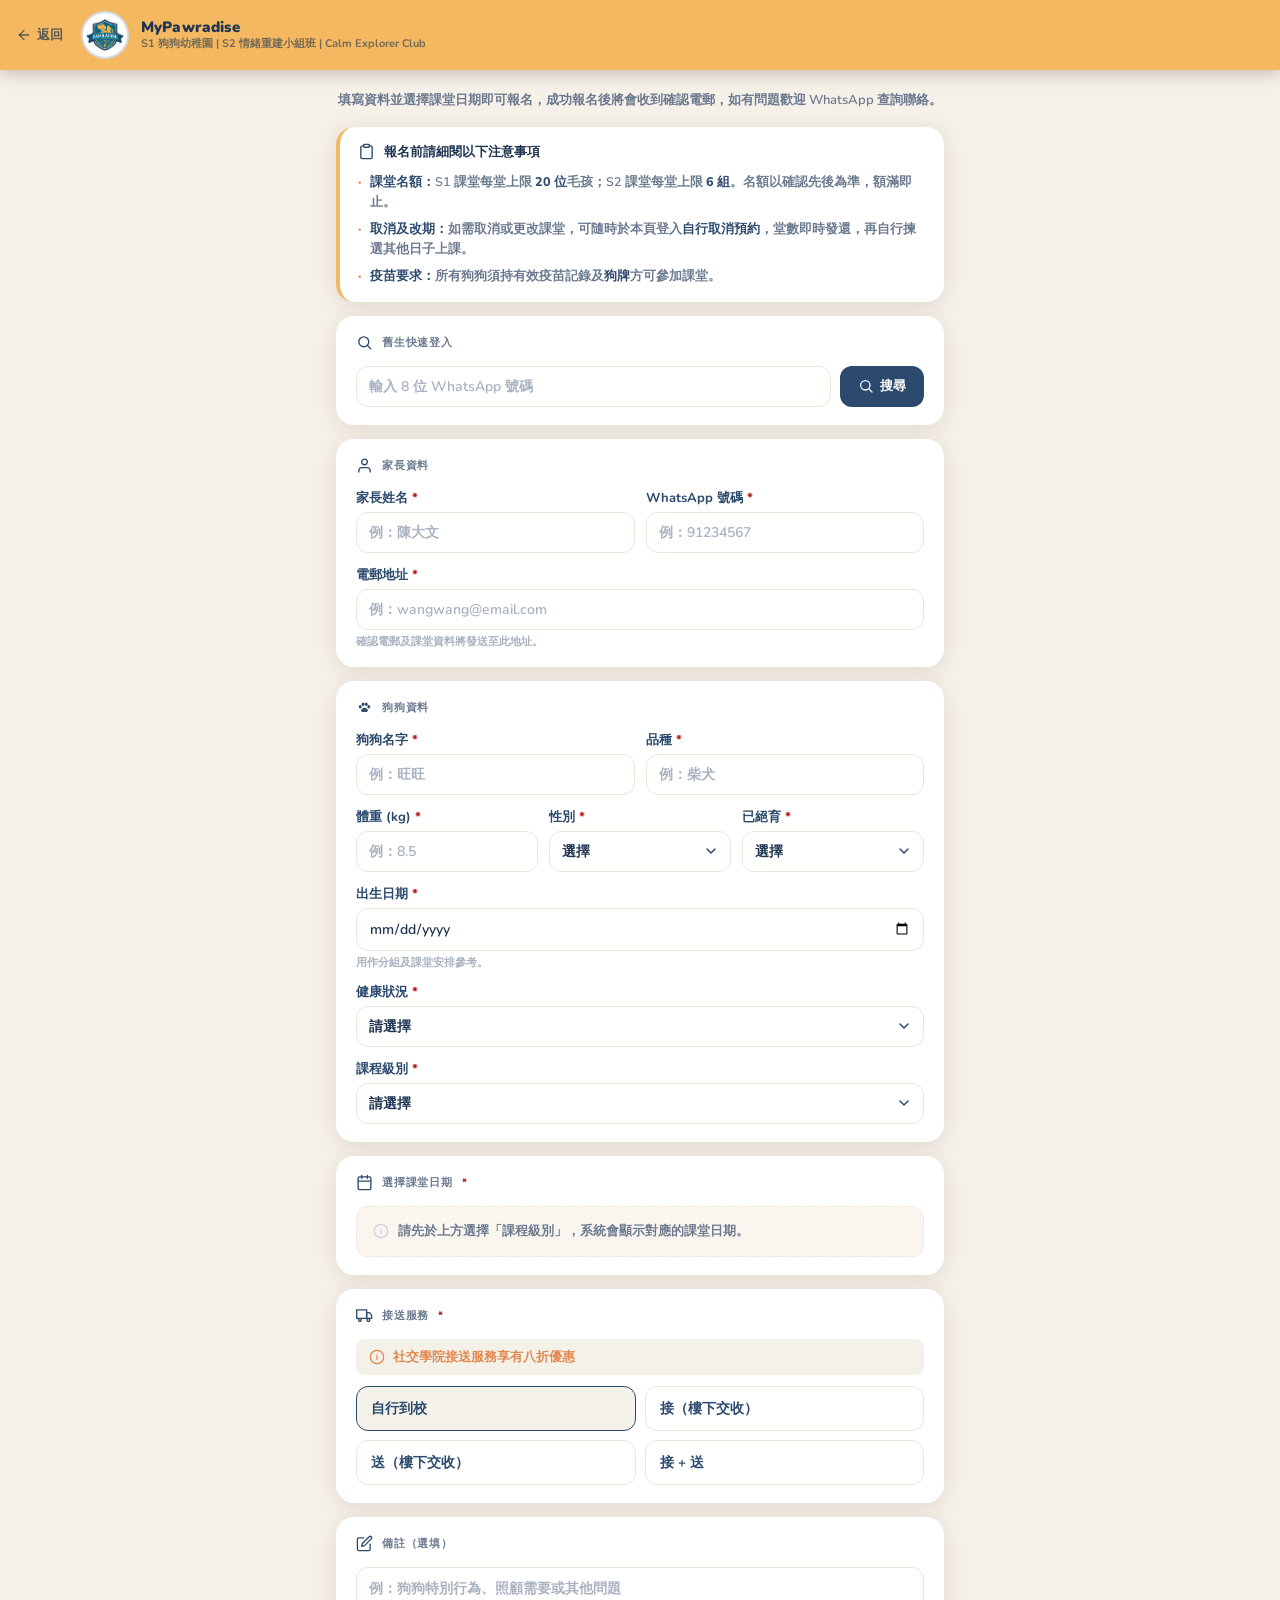
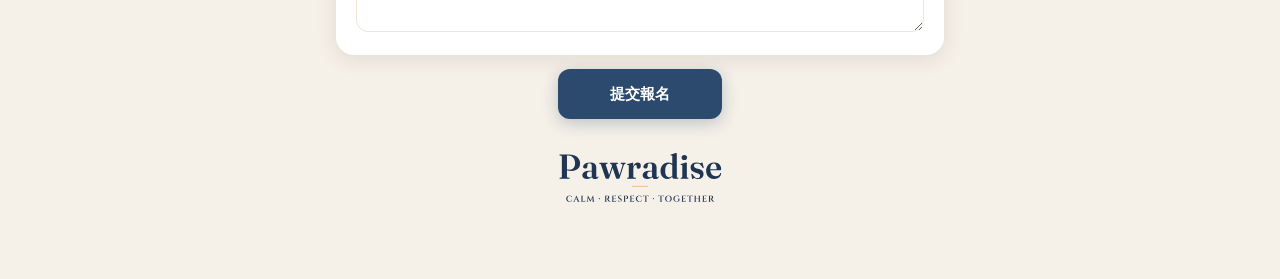
<file: Academy Booking.html>
<!DOCTYPE html>
<html lang="zh-HK">
<head>
<meta charset="UTF-8">
<meta name="viewport" content="width=device-width, initial-scale=1.0">
<title>MyPawradise · 社交學院報名</title>
<link rel="stylesheet" href="pawradise-tokens.css">
<link rel="stylesheet" href="pawradise.css">
<style>
.lead{font-size:13px;font-weight:600;color:var(--pw-ink-mute);line-height:1.6;margin:2px 0 16px;padding:0 2px;}
.notice{background:var(--pw-paper);border-radius:var(--pw-r-lg);box-shadow:var(--pw-shadow-card);
  border-left:4px solid var(--pw-gold);padding:16px 18px;margin-bottom:14px;}
.notice-title{display:flex;align-items:center;gap:9px;font-weight:800;font-size:13px;color:var(--pw-ink);margin-bottom:11px;}
.notice-title .ico{width:17px;height:17px;color:var(--pw-navy);stroke-width:2;}
.notice-item{display:flex;gap:9px;margin-bottom:7px;font-size:12.5px;font-weight:600;color:var(--pw-ink-mute);line-height:1.6;}
.notice-item:last-child{margin-bottom:0;}
.ndot{color:var(--pw-gold-deep);flex-shrink:0;font-weight:900;}
.notice-item b{color:var(--pw-ink-soft);font-weight:800;}

.found-msg{display:none;background:var(--pw-success-bg);border-radius:var(--pw-r-sm);
  padding:10px 13px;font-size:13px;font-weight:700;color:var(--pw-success);align-items:center;gap:8px;margin-top:11px;}
.found-msg.show{display:flex;}
.found-msg .ico{width:16px;height:16px;}
.btn-clear{margin-left:auto;background:none;border:1.5px solid var(--pw-success);border-radius:var(--pw-r-sm);
  padding:3px 11px;font-size:12px;font-weight:700;color:var(--pw-success);cursor:pointer;font-family:var(--pw-font-sans);}
.notfound-msg{display:none;background:var(--pw-warn-bg);border-radius:var(--pw-r-sm);
  padding:10px 13px;font-size:13px;font-weight:700;color:var(--pw-warn);margin-top:11px;}
.notfound-msg.show{display:block;}

/* ── FIX 1: Loading state ── */
/* [2026-09-10] 入學條款同意閘 */
.tc-box{max-height:280px;overflow-y:auto;background:var(--pw-cream-soft);border:1px solid var(--pw-cream-deep);
  border-radius:var(--pw-r-lg);padding:14px 16px;font-size:12.5px;line-height:1.75;color:var(--pw-ink-soft);}
.tc-box h4{font-size:12.5px;font-weight:800;color:var(--pw-ink);margin:12px 0 4px;}
.tc-box h4:first-child{margin-top:0;}
.tc-box p{margin:0 0 6px;}
.tc-agree{display:flex;align-items:flex-start;gap:9px;margin-top:11px;font-size:13px;font-weight:700;color:var(--pw-ink);cursor:pointer;}
.tc-agree input{width:17px;height:17px;margin-top:1px;flex:0 0 auto;accent-color:var(--pw-navy);}
.enroll-note{display:none;margin-top:10px;padding:10px 13px;border-radius:var(--pw-r-lg);
  background:var(--pw-info-bg);color:var(--pw-ink);font-size:12.5px;line-height:1.6;}
.enroll-note.show{display:block;}
.lookup-loading{display:none;align-items:center;gap:9px;padding:10px 13px;font-size:13px;
  font-weight:700;color:var(--pw-ink-mute);margin-top:11px;background:var(--pw-cream-soft);
  border-radius:var(--pw-r-sm);}
.lookup-loading.show{display:flex;}
.lookup-spinner{width:15px;height:15px;border:2px solid var(--pw-cream-deep);border-top-color:var(--pw-navy);
  border-radius:50%;animation:spin .7s linear infinite;flex-shrink:0;}

/* 多狗選擇器 */
.dog-selector{display:none;margin-top:11px;background:var(--pw-cream-soft);border:var(--pw-stroke) solid var(--pw-cream-deep);
  border-radius:var(--pw-r-md);padding:12px 14px;}
.dog-selector.show{display:block;}
.dog-selector-lbl{display:block;font-size:12.5px;font-weight:800;color:var(--pw-ink-soft);margin-bottom:8px;line-height:1.45;}
.dog-selector-lbl b{color:var(--pw-navy);font-weight:900;}
.dog-select{font-weight:800;color:var(--pw-ink);}

/* 示範模式提示 */
.demo-hint{margin-top:10px;display:flex;flex-wrap:wrap;align-items:center;gap:7px;
  background:var(--pw-cream-soft);border:1.5px dashed var(--pw-stroke);border-radius:var(--pw-r-md);padding:9px 11px;}
.demo-hint-lbl{font-size:10.5px;font-weight:900;letter-spacing:.05em;text-transform:uppercase;
  color:var(--pw-ink-ghost);display:flex;align-items:center;gap:5px;margin-right:2px;}
.demo-chip{background:var(--pw-paper);border:1.5px solid var(--pw-stroke);border-radius:var(--pw-r-pill);
  padding:4px 11px;font-size:12px;font-weight:800;color:var(--pw-ink-soft);cursor:pointer;
  font-family:var(--pw-font-sans);transition:all .18s;display:flex;align-items:center;gap:5px;}
.demo-chip:hover{background:var(--pw-navy);color:#fff;border-color:var(--pw-navy);}
.demo-chip b{font-weight:900;color:var(--pw-gold-deep);}
.demo-chip:hover b{color:var(--pw-gold);}

/* 套票 / 堂數追蹤 */
.pkg-wrap{display:none;flex-direction:column;gap:10px;margin-top:12px;}
.pkg-wrap.show{display:flex;}
.pkg-wrap-title{display:flex;align-items:center;gap:8px;font-size:11px;font-weight:900;
  letter-spacing:.06em;text-transform:uppercase;color:var(--pw-ink-ghost);}
.pkg-wrap-title .ico{width:14px;height:14px;color:var(--pw-ink-ghost);stroke-width:2.2;}
.pkg-tracker{background:var(--pw-paper);border:var(--pw-stroke) solid var(--pw-cream-deep);
  border-radius:var(--pw-r-md);padding:14px 16px;}
.pkg-tracker.low{border-color:var(--pw-warn);}
.pkg-head{display:flex;align-items:center;gap:11px;}
.pkg-head .ico{width:20px;height:20px;color:var(--pw-navy);flex-shrink:0;}
.pkg-head-txt{flex:1;min-width:0;}
.pkg-name{font-size:13.5px;font-weight:800;color:var(--pw-ink);line-height:1.35;}
.pkg-tag{display:inline-block;margin-left:7px;vertical-align:middle;font-size:9.5px;font-weight:900;
  letter-spacing:.04em;padding:2px 8px;border-radius:var(--pw-r-pill);background:var(--pw-info-bg);color:var(--pw-info);}
.pkg-sub{font-size:11.5px;font-weight:600;color:var(--pw-ink-mute);margin-top:2px;}
.pkg-remain{text-align:right;flex-shrink:0;line-height:1;}
.pkg-remain strong{font-size:23px;font-weight:900;color:var(--pw-navy);}
.pkg-tracker.low .pkg-remain strong{color:var(--pw-warn);}
.pkg-remain span{display:block;font-size:10.5px;font-weight:700;color:var(--pw-ink-mute);margin-top:3px;}
.pkg-bar{height:8px;border-radius:999px;background:var(--pw-cream-deep);margin:13px 0 12px;overflow:hidden;}
.pkg-bar-fill{height:100%;border-radius:999px;background:var(--pw-navy);transition:width .5s ease;}
.pkg-tracker.low .pkg-bar-fill{background:var(--pw-warn);}
.pkg-stats{display:flex;}
.pkg-stat{flex:1;text-align:center;border-right:1.5px solid var(--pw-cream-deep);}
.pkg-stat:last-child{border-right:none;}
.pkg-stat-num{display:block;font-size:18px;font-weight:900;color:var(--pw-ink);}
.pkg-stat-lbl{font-size:10.5px;font-weight:700;color:var(--pw-ink-mute);margin-top:1px;}
.pkg-renew{display:flex;align-items:center;gap:7px;margin-top:11px;padding:8px 11px;
  background:var(--pw-warn-bg);border-radius:var(--pw-r-sm);font-size:11.5px;font-weight:700;color:var(--pw-warn);}
.pkg-renew .ico{width:14px;height:14px;flex-shrink:0;}

/* ── FIX 2: 課程追蹤 - 已預約課堂（含三狀態 + 編輯/取消按鈕）── */
.pkg-booked{margin-top:12px;padding-top:12px;border-top:1.5px solid var(--pw-cream-deep);}
.pkg-booked-lbl{display:flex;align-items:center;gap:6px;font-size:10.5px;font-weight:900;
  letter-spacing:.05em;text-transform:uppercase;color:var(--pw-ink-ghost);margin-bottom:9px;}
.pkg-booked-lbl .ico{width:13px;height:13px;color:var(--pw-ink-ghost);stroke-width:2.2;}

/* 已預約課堂三狀態區塊標題 */
.booked-section-lbl{display:flex;align-items:center;gap:6px;font-size:10px;font-weight:900;
  letter-spacing:.05em;text-transform:uppercase;color:var(--pw-ink-ghost);margin:10px 0 6px;padding-top:8px;
  border-top:1px dashed var(--pw-cream-deep);}
.booked-section-lbl:first-child{border-top:none;margin-top:0;padding-top:0;}
.booked-section-dot{width:7px;height:7px;border-radius:50%;flex-shrink:0;}
.booked-section-dot.upcoming{background:var(--pw-navy);}
.booked-section-dot.done{background:var(--pw-ink-ghost);}
.booked-section-dot.cancelled{background:var(--pw-danger, #dc2626);}

.pkg-foot-note{display:flex;align-items:flex-start;gap:8px;margin-top:4px;padding:11px 13px;
  background:var(--pw-warn-bg);border-radius:var(--pw-r-md);font-size:12px;font-weight:700;
  line-height:1.5;color:var(--pw-warn);}
.pkg-foot-note .ico{width:15px;height:15px;flex-shrink:0;margin-top:1px;}
.booked-row{display:flex;align-items:center;gap:11px;padding:7px 0;}
.booked-row + .booked-row{border-top:1px solid var(--pw-cream-soft);}
.booked-date{display:flex;flex-direction:column;align-items:center;justify-content:center;
  width:42px;flex-shrink:0;background:var(--pw-navy);border-radius:var(--pw-r-sm);padding:5px 0;line-height:1;}
.booked-date b{font-size:16px;font-weight:900;color:#fff;}
.booked-date span{font-size:9px;font-weight:800;color:rgba(255,255,255,.7);margin-top:2px;letter-spacing:.03em;}
.booked-date.past{background:var(--pw-cream-deep);}
.booked-date.past b{color:var(--pw-ink-mute);}
.booked-date.past span{color:var(--pw-ink-ghost);}
.booked-date.cancelled-date{background:#fef2f2;}
.booked-date.cancelled-date b{color:#dc2626;}
.booked-date.cancelled-date span{color:#fca5a5;}
.booked-info{flex:1;min-width:0;}
.booked-title{font-size:12.5px;font-weight:800;color:var(--pw-ink);}
.booked-title.cancelled-txt{color:var(--pw-ink-mute);text-decoration:line-through;}
.booked-meta{font-size:11px;font-weight:600;color:var(--pw-ink-mute);margin-top:1px;}
.booked-pill{flex-shrink:0;font-size:10px;font-weight:900;padding:3px 9px;border-radius:var(--pw-r-pill);
  background:var(--pw-success-bg);color:var(--pw-success);}
.booked-pill.past{background:var(--pw-cream-deep);color:var(--pw-ink-mute);}
.booked-pill.cancelled{background:#fef2f2;color:#dc2626;}

/* 已預約課堂的操作按鈕 */
.booked-actions{display:flex;gap:6px;margin-top:6px;}
.btn-booked-edit,.btn-booked-cancel{font-family:var(--pw-font-sans);font-size:10.5px;font-weight:800;
  padding:4px 10px;border-radius:var(--pw-r-pill);cursor:pointer;border:1.5px solid;transition:all .15s;}
.btn-booked-edit{background:var(--pw-paper);border-color:var(--pw-navy);color:var(--pw-navy);}
.btn-booked-edit:hover{background:var(--pw-navy);color:#fff;}
.btn-booked-cancel{background:var(--pw-paper);border-color:#dc2626;color:#dc2626;}
.btn-booked-cancel:hover{background:#dc2626;color:#fff;}
.btn-booked-cancel:disabled{opacity:.4;cursor:not-allowed;}

/* Class list */
.class-list{display:flex;flex-direction:column;gap:8px;}
.cls-empty{display:flex;align-items:center;gap:9px;padding:15px 16px;border:var(--pw-stroke) dashed var(--pw-cream-deep);
  border-radius:var(--pw-r-md);background:var(--pw-cream-soft);font-size:12.5px;font-weight:700;
  color:var(--pw-ink-mute);line-height:1.5;}
.cls-empty .ico{width:16px;height:16px;color:var(--pw-ink-ghost);flex-shrink:0;stroke-width:2.1;}
.cls-scope{display:flex;align-items:center;gap:8px;margin-bottom:10px;padding:9px 13px;border-radius:var(--pw-r-sm);
  background:var(--pw-info-bg);color:var(--pw-info);font-size:12px;font-weight:800;line-height:1.45;}
.cls-scope .ico{width:15px;height:15px;flex-shrink:0;stroke-width:2.1;}
/* 接送課堂勾選（逐堂接送 2026-07-08） */
#trLessonList{display:flex;flex-direction:column;gap:6px;margin-top:4px;}
.trl-row{display:flex;align-items:center;gap:8px;background:var(--pw-cream,#F5F0E8);
  border-radius:10px;padding:8px 12px;font-size:13px;font-weight:700;cursor:pointer;}
.trl-row input{width:16px;height:16px;accent-color:var(--pw-navy,#2C4A6E);}
.cls-opt{position:relative;}
.cls-opt input[type=checkbox]{position:absolute;opacity:0;pointer-events:none;}
.cls-card{display:flex;align-items:center;gap:12px;padding:12px 14px;
  border:var(--pw-stroke) solid var(--pw-cream-deep);border-radius:var(--pw-r-md);
  background:var(--pw-paper);cursor:pointer;user-select:none;transition:border-color .15s,background .15s;}
.cls-card:hover{border-color:var(--pw-navy-light);}
.cls-opt input:checked+.cls-card{border-color:var(--pw-navy);background:#F4F1E9;}
.cls-opt.full .cls-card{opacity:.5;cursor:not-allowed;}
.chkbox{width:20px;height:20px;border-radius:6px;border:2px solid var(--pw-cream-deep);flex-shrink:0;
  display:flex;align-items:center;justify-content:center;transition:background .15s,border-color .15s;}
.cls-opt input:checked+.cls-card .chkbox{background:var(--pw-navy);border-color:var(--pw-navy);}
.chkbox svg{display:none;}
.cls-opt input:checked+.cls-card .chkbox svg{display:block;}
.cls-info{flex:1;min-width:0;}
.cls-name{font-size:13.5px;font-weight:800;color:var(--pw-ink);}
.cls-sub{font-size:11.5px;font-weight:600;color:var(--pw-ink-mute);margin-top:2px;}
.cls-tag{display:inline-flex;align-items:center;gap:5px;margin-top:5px;font-size:10.5px;
  font-weight:800;color:var(--pw-info);background:var(--pw-info-bg);padding:3px 8px;border-radius:var(--pw-r-pill);}
.cls-tag .ico{width:12px;height:12px;stroke-width:2.1;}
.cls-tag.muted{color:var(--pw-ink-mute);background:var(--pw-cream-soft);}
.cls-tag.r-hk{color:var(--pw-info);background:var(--pw-info-bg);}
.cls-tag.r-kln{color:var(--pw-success);background:var(--pw-success-bg);}
.cls-tag.r-nt{color:var(--pw-gold-deep);background:var(--pw-warn-bg);}
.cls-tag.seq{color:var(--pw-cat-lick);background:var(--pw-warn-bg);}
.badge{font-size:11px;padding:3px 10px;border-radius:var(--pw-r-pill);font-weight:800;flex-shrink:0;}
.b-open{background:var(--pw-success-bg);color:var(--pw-success);}
.b-few{background:var(--pw-warn-bg);color:var(--pw-warn);}
.b-full{background:var(--pw-danger-bg);color:var(--pw-danger);}

.s2-courses{margin-top:11px;padding:13px 16px;background:var(--pw-cream-soft);
  border:var(--pw-stroke) solid var(--pw-cream-deep);border-radius:var(--pw-r-md);
  font-size:12.5px;font-weight:600;color:var(--pw-ink-soft);display:none;}
.s2-courses.show{display:block;}
.s2-courses .s2-title{font-weight:800;margin-bottom:7px;font-size:13px;color:var(--pw-navy);}
.s2-courses ol{margin-left:18px;line-height:2;}
.s2-courses .s2-note{display:flex;align-items:flex-start;gap:7px;margin-top:10px;padding:9px 12px;
  background:var(--pw-warn-bg);border-radius:var(--pw-r-sm);font-size:12px;font-weight:800;
  line-height:1.5;color:var(--pw-warn);}
.s2-courses .s2-note .ico{width:14px;height:14px;flex-shrink:0;margin-top:1px;stroke-width:2.2;}
.sel-summary{display:none;margin-top:11px;background:#F4F1E9;border:var(--pw-stroke) solid var(--pw-gold);
  border-radius:var(--pw-r-md);padding:12px 15px;font-size:13px;font-weight:700;color:var(--pw-navy-deep);}
.sel-summary.show{display:block;}
.sel-summary ul{margin:6px 0 0 16px;line-height:1.9;font-weight:600;}

/* Time chips */
.time-grid{display:grid;grid-template-columns:repeat(3,1fr);gap:9px;}
.t-opt{position:relative;}
.t-opt input[type=radio]{position:absolute;opacity:0;pointer-events:none;}
.t-chip{display:block;padding:11px 4px;border:var(--pw-stroke) solid var(--pw-cream-deep);border-radius:var(--pw-r-md);
  background:var(--pw-paper);font-size:12.5px;font-weight:700;color:var(--pw-ink-soft);text-align:center;
  cursor:pointer;user-select:none;transition:all .15s;line-height:1.3;}
.t-chip:hover{border-color:var(--pw-navy-light);}
.t-opt input:checked+.t-chip{border-color:var(--pw-navy);background:var(--pw-navy);color:#fff;}

/* Transport */
.tr-promo{display:flex;align-items:center;gap:8px;font-size:12.5px;font-weight:800;
  background:#F4F1E9;color:var(--pw-gold-deep);border-radius:var(--pw-r-sm);padding:9px 13px;margin-bottom:11px;}
.tr-promo .ico{width:16px;height:16px;color:var(--pw-gold-deep);}
.transport-opts{display:grid;grid-template-columns:1fr 1fr;gap:9px;}
.tr-opt{position:relative;}
.tr-opt input[type=radio]{position:absolute;opacity:0;pointer-events:none;}
.tr-card{display:flex;align-items:center;gap:9px;padding:12px 14px;
  border:var(--pw-stroke) solid var(--pw-cream-deep);border-radius:var(--pw-r-md);
  background:var(--pw-paper);font-size:13.5px;font-weight:700;color:var(--pw-ink-soft);
  cursor:pointer;user-select:none;transition:all .15s;}
.tr-card:hover{border-color:var(--pw-navy-light);}
.tr-opt input:checked+.tr-card{border-color:var(--pw-navy);background:#F4F1E9;}
.tr-card .ico{width:19px;height:19px;color:var(--pw-navy);}
.tr-detail{display:none;margin-top:11px;background:var(--pw-cream-soft);
  border:var(--pw-stroke) solid var(--pw-cream-deep);border-radius:var(--pw-r-md);padding:14px;}
.tr-detail.show{display:block;}
.tr-price-box{display:none;background:var(--pw-success-bg);border-radius:var(--pw-r-sm);padding:11px 14px;
  margin-top:10px;font-size:13px;font-weight:700;color:var(--pw-success);}
.tr-price-box .tr-price-top{display:flex;justify-content:space-between;align-items:center;}
.tr-price-box .tr-price-orig{font-size:11px;font-weight:600;color:var(--pw-success);opacity:.85;margin-top:4px;}
.payment-box{background:var(--pw-cream-soft);border:var(--pw-stroke) solid var(--pw-gold);border-radius:var(--pw-r-md);padding:14px 17px;}
.payment-intro{display:flex;gap:8px;font-size:13px;font-weight:700;color:var(--pw-gold-deep);margin-bottom:11px;align-items:center;line-height:1.5;}
.payment-method{display:flex;align-items:center;gap:10px;padding:8px 0;font-size:13px;font-weight:700;color:var(--pw-ink-soft);border-bottom:1px solid var(--pw-cream-deep);}
.payment-method:last-child{border-bottom:none;}
.payment-label{font-weight:900;min-width:62px;color:var(--pw-navy);}

/* Submit */
.submit-area{text-align:center;margin-top:8px;}
.btn-submit{display:inline-flex;align-items:center;justify-content:center;gap:9px;
  background:var(--pw-navy);color:#fff;border:none;border-radius:var(--pw-r-md);
  padding:15px 52px;font-family:var(--pw-font-sans);font-size:15px;font-weight:800;cursor:pointer;
  transition:background .15s,transform .1s;box-shadow:0 4px 16px rgba(44,74,110,.28);}
.btn-submit:hover{background:var(--pw-navy-deep);}
.btn-submit:active{transform:scale(.99);}
.btn-submit:disabled{opacity:.45;cursor:not-allowed;}
.spinner{width:16px;height:16px;border:2px solid rgba(255,255,255,.3);border-top-color:#fff;
  border-radius:50%;animation:spin .7s linear infinite;display:none;}
.btn-submit.loading .spinner{display:block;}
@keyframes spin{to{transform:rotate(360deg);}}

.success-screen{display:none;text-align:center;padding:48px 16px;}
.success-screen.show{display:block;}
.success-screen .mascot{width:130px;height:auto;margin:0 auto 6px;display:block;}
.success-screen h2{font-size:24px;font-weight:900;color:var(--pw-ink);margin-bottom:10px;}
.success-screen p{font-size:14px;font-weight:600;color:var(--pw-ink-mute);line-height:1.75;}
.success-screen p b{color:var(--pw-ink-soft);}
.ref-badge{display:inline-block;margin-top:20px;background:var(--pw-paper);box-shadow:var(--pw-shadow-card);
  border-radius:var(--pw-r-md);padding:12px 26px;font-size:13px;font-weight:700;color:var(--pw-ink-mute);}
.ref-badge strong{font-size:17px;color:var(--pw-navy);font-weight:900;display:block;margin-top:3px;letter-spacing:.02em;}

/* [2026-09-10] 提交等待畫面：Apps Script 處理可以要十幾秒，冇畫面家長會以為死機而重複提交 */
.submit-wait{display:none;position:fixed;inset:0;z-index:999;background:rgba(92,62,39,.45);
  align-items:center;justify-content:center;padding:24px;}
.submit-wait.show{display:flex;}
.submit-wait .wait-card{background:var(--pw-paper);border-radius:var(--pw-r-md);box-shadow:var(--pw-shadow-card);
  padding:32px 36px;text-align:center;max-width:320px;}
.submit-wait .wait-spin{width:34px;height:34px;border:3px solid var(--pw-navy);border-top-color:transparent;
  border-radius:50%;animation:spin .7s linear infinite;margin:0 auto 14px;}
.submit-wait h3{font-size:17px;font-weight:900;color:var(--pw-ink);margin-bottom:6px;}
.submit-wait p{font-size:13px;font-weight:600;color:var(--pw-ink-mute);line-height:1.7;}

@media(max-width:480px){.time-grid{grid-template-columns:1fr 1fr;}.transport-opts{grid-template-columns:1fr;}}
@media(max-width:380px){
  .time-grid{grid-template-columns:repeat(2,1fr);}
  .gr-rail{padding-left:0;padding-right:0;}
  .gr-thumb{width:38px;height:38px;}
  .gr-node.current .gr-thumb{width:48px;height:48px;}
  .gr-glyph{font-size:11px;}
  .gr-node.current .gr-glyph{font-size:12px;}
  .gr-lbl{font-size:9px;}
  .gr-pin{font-size:8.5px;padding:2px 6px;}
}

/* ═════ 社交成長階梯 · 分級 ═════ */
.grade-wrap{display:none;margin-top:12px;}
.grade-wrap.show{display:block;}
.gr-card{--gsoft:color-mix(in srgb,var(--g) 11%,#fff);--gline:color-mix(in srgb,var(--g) 26%,#fff);
  border:var(--pw-stroke) solid var(--gline);border-radius:var(--pw-r-lg);background:var(--gsoft);overflow:hidden;}
.gr-head{padding:15px 16px 0;}
.gr-eyebrow{display:flex;align-items:center;gap:7px;font-size:10.5px;font-weight:900;letter-spacing:.05em;
  text-transform:uppercase;color:var(--g);}
.gr-eyebrow .ico{width:14px;height:14px;color:var(--g);stroke-width:2.2;}
.gr-title{font-size:16px;font-weight:900;color:var(--pw-ink);line-height:1.35;margin-top:6px;}
.gr-title b{color:var(--g);}
.gr-body{padding:4px 16px 16px;}
.gr-desc{font-size:12.5px;font-weight:600;color:var(--pw-ink-soft);line-height:1.65;}
.gr-desc.pad{padding:0 16px;margin-top:10px;}
.gr-rail{position:relative;display:grid;grid-template-columns:repeat(5,1fr);padding:32px 6px 12px;}
.gr-track{position:absolute;left:10%;right:10%;top:60px;height:3px;background:var(--pw-cream-deep);border-radius:3px;}
.gr-track-fill{height:100%;background:var(--g);border-radius:3px;transition:width .5s ease;}
.gr-node{position:relative;z-index:1;display:flex;flex-direction:column;align-items:center;gap:3px;}
.gr-thumb-box{height:60px;display:flex;align-items:center;justify-content:center;}
.gr-thumb{width:42px;height:42px;border-radius:50%;background:#fff;border:2px solid var(--pw-cream-deep);
  display:flex;align-items:center;justify-content:center;overflow:hidden;transition:.2s;}
.gr-thumb img{width:88%;height:88%;object-fit:contain;}
.gr-node.future .gr-thumb img,.gr-node.goal .gr-thumb img{filter:grayscale(.55);opacity:.5;}
.gr-node.done .gr-thumb{border-color:var(--gline);}
.gr-node.done .gr-thumb img{opacity:.92;}
.gr-node.goal .gr-thumb{border-color:var(--pw-gold);border-style:dashed;}
.gr-node.current .gr-thumb{width:54px;height:54px;border-color:var(--g);
  box-shadow:0 0 0 4px color-mix(in srgb,var(--g) 20%,#fff),0 6px 16px color-mix(in srgb,var(--g) 32%,transparent);}
.gr-glyph{font-size:11.5px;font-weight:900;color:var(--pw-ink-faint);}
.gr-lbl{font-size:9.5px;font-weight:700;color:var(--pw-ink-faint);line-height:1.15;text-align:center;}
.gr-node.done .gr-glyph{color:var(--pw-ink-mute);}
.gr-node.current .gr-glyph{color:var(--g);font-size:13px;}
.gr-node.current .gr-lbl{color:var(--g);font-weight:800;}
.gr-node.goal .gr-glyph{color:var(--pw-gold-deep);}
.gr-pin{position:absolute;top:-24px;left:50%;transform:translateX(-50%);white-space:nowrap;z-index:3;
  background:var(--g);color:#fff;font-size:9px;font-weight:900;padding:3px 8px;border-radius:var(--pw-r-pill);
  box-shadow:0 3px 9px color-mix(in srgb,var(--g) 45%,transparent);}
.gr-pin::after{content:'';position:absolute;left:50%;bottom:-4px;transform:translateX(-50%);
  border:4px solid transparent;border-top-color:var(--g);border-bottom:0;}
.gr-status{display:flex;gap:12px;align-items:center;background:#fff;border-radius:var(--pw-r-md);
  border:var(--pw-stroke) solid var(--gline);padding:12px 13px;margin-top:4px;}
.gr-status-dino{width:64px;height:64px;flex-shrink:0;border-radius:var(--pw-r-md);background:var(--gsoft);
  display:flex;align-items:center;justify-content:center;overflow:hidden;}
.gr-status-dino img{width:118%;height:118%;object-fit:contain;}
.gr-badge{display:inline-block;font-size:9.5px;font-weight:900;letter-spacing:.03em;background:var(--g);color:#fff;
  padding:3px 9px;border-radius:var(--pw-r-pill);margin-bottom:6px;}
.gr-status-txt .gr-desc{margin:0;}
.gr-goal{display:flex;align-items:center;gap:8px;margin-top:11px;padding:10px 13px;border-radius:var(--pw-r-sm);
  background:#fff;border:var(--pw-stroke) dashed var(--pw-gold);font-size:12.5px;font-weight:800;
  color:var(--pw-gold-deep);line-height:1.4;}
.gr-goal b{color:var(--pw-ink);}
.gr-goal .gr-star{color:var(--pw-gold);flex-shrink:0;}
.gr-goal.top{border-style:solid;color:var(--pw-success);border-color:var(--pw-success);}
.gr-goal.top .gr-star{color:var(--pw-success);}
.gr-attend{margin-top:11px;}
.gr-attend-top{display:flex;justify-content:space-between;align-items:baseline;font-size:11.5px;font-weight:700;
  color:var(--pw-ink-mute);margin-bottom:6px;}
.gr-attend-top b{font-size:13px;font-weight:900;color:var(--pw-ink);}
.gr-attend-bar{height:7px;border-radius:999px;background:var(--pw-cream-deep);overflow:hidden;}
.gr-attend-bar div{height:100%;border-radius:999px;background:var(--g);transition:width .5s ease;}
.gr-next{margin-top:12px;background:#fff;border-radius:var(--pw-r-md);border:var(--pw-stroke) solid var(--gline);padding:13px 14px;}
.gr-next-t{display:flex;align-items:center;gap:7px;font-size:13px;font-weight:900;color:var(--pw-ink);line-height:1.4;}
.gr-next-t b{color:var(--g);}
.gr-next-t .ico{width:16px;height:16px;color:var(--g);}
.gr-next-list{list-style:none;margin:9px 0 0;padding:0;display:flex;flex-direction:column;gap:6px;}
.gr-next-list li{display:flex;align-items:flex-start;gap:8px;font-size:12px;font-weight:700;color:var(--pw-ink-soft);line-height:1.45;}
.gr-next-list li::before{content:'';flex-shrink:0;margin-top:5px;width:6px;height:6px;border-radius:50%;background:var(--g);}
.gr-cta-row{display:flex;gap:8px;margin-top:12px;}
.gr-cta{flex:1;display:inline-flex;align-items:center;justify-content:center;gap:6px;text-decoration:none;
  padding:10px 10px;border-radius:var(--pw-r-md);font-family:var(--pw-font-sans);font-size:12.5px;font-weight:800;
  cursor:pointer;border:none;transition:.15s;text-align:center;line-height:1.2;}
.gr-cta.primary{background:var(--g);color:#fff;box-shadow:0 3px 12px color-mix(in srgb,var(--g) 32%,transparent);}
.gr-cta.primary:hover{filter:brightness(.94);}
.gr-cta.ghost{background:#fff;color:var(--g);border:var(--pw-stroke) solid var(--gline);}
.gr-cta.ghost:hover{background:var(--gsoft);}
.gr-next.role{border-color:var(--pw-gold);background:color-mix(in srgb,var(--pw-gold) 10%,#fff);}
.gr-next.role .gr-next-t{color:var(--pw-gold-deep);}
.gr-next.role .gr-star{color:var(--pw-gold-deep);}
.gr-hero{display:flex;align-items:center;gap:14px;padding:15px 16px 4px;}
.gr-hero-badge{width:78px;height:78px;flex-shrink:0;border-radius:50%;background:#fff;border:3px solid var(--g);
  display:flex;align-items:center;justify-content:center;overflow:hidden;box-shadow:0 6px 18px color-mix(in srgb,var(--g) 28%,transparent);}
.gr-hero-badge img{width:120%;height:120%;object-fit:contain;}
.gr-hero-grade{font-family:var(--pw-font-display);font-weight:700;font-size:40px;color:var(--g);line-height:1;}
.gr-hero-grade small{font-family:var(--pw-font-sans);font-size:15px;font-weight:900;color:var(--pw-ink);}
.gr-hero-en{font-size:11px;font-weight:800;letter-spacing:.03em;color:var(--pw-ink-faint);margin-top:5px;}
.gr-goal-ribbon{display:flex;align-items:center;justify-content:center;gap:7px;margin:12px 16px 0;padding:9px 13px;
  border-radius:var(--pw-r-pill);background:#fff;border:var(--pw-stroke) dashed var(--pw-gold);font-size:12px;font-weight:800;
  color:var(--pw-gold-deep);text-align:center;}
.gr-goal-ribbon b{color:var(--pw-ink);}
.gr-goal-ribbon .gr-star{color:var(--pw-gold);flex-shrink:0;}
.gr-goal-ribbon.top{border-style:solid;border-color:var(--pw-success);color:var(--pw-success);}
.gr-goal-ribbon.top .gr-star{color:var(--pw-success);}
.gr-climb{display:flex;flex-direction:column;padding:14px 16px 4px;}
.gr-rung{display:flex;align-items:center;gap:12px;padding:8px 8px;position:relative;border-radius:var(--pw-r-md);}
.gr-rung::before{content:'';position:absolute;left:31px;top:-4px;height:calc(100% + 8px);width:3px;background:var(--pw-cream-deep);z-index:0;}
.gr-rung:first-child::before{top:50%;height:50%;}
.gr-rung:last-child::before{height:calc(50% + 4px);}
.gr-rung.done::before,.gr-rung.current::before{background:var(--g);}
.gr-rung.goal::before{background:repeating-linear-gradient(var(--pw-gold) 0 5px,transparent 5px 11px);}
.rung-mark{position:relative;z-index:1;width:48px;height:48px;flex-shrink:0;border-radius:50%;background:#fff;
  border:2px solid var(--pw-cream-deep);display:flex;align-items:center;justify-content:center;overflow:hidden;}
.rung-mark img{width:120%;height:120%;object-fit:contain;}
.gr-rung.goal .rung-mark img{filter:grayscale(.5);opacity:.55;}
.gr-rung.goal .rung-mark{border-color:var(--pw-gold);border-style:dashed;}
.gr-rung.done .rung-mark{border-color:var(--gline);}
.gr-rung.current{background:var(--gsoft);}
.gr-rung.current .rung-mark{width:54px;height:54px;border-color:var(--g);box-shadow:0 0 0 4px color-mix(in srgb,var(--g) 20%,#fff);}
.rung-txt{flex:1;min-width:0;}
.rung-glyph{font-size:13.5px;font-weight:900;color:var(--pw-ink);}
.rung-en{font-size:10.5px;font-weight:700;color:var(--pw-ink-faint);text-transform:uppercase;letter-spacing:.03em;}
.gr-rung.goal .rung-glyph{color:var(--pw-ink-mute);}
.gr-rung.current .rung-glyph{color:var(--g);}
.rung-here{flex-shrink:0;background:var(--g);color:#fff;font-size:9.5px;font-weight:900;padding:4px 9px;
  border-radius:var(--pw-r-pill);box-shadow:0 3px 9px color-mix(in srgb,var(--g) 40%,transparent);}
.rung-goal{flex-shrink:0;display:inline-flex;align-items:center;gap:4px;background:color-mix(in srgb,var(--pw-gold) 18%,#fff);
  color:var(--pw-gold-deep);font-size:9.5px;font-weight:900;padding:4px 9px;border-radius:var(--pw-r-pill);}
.rung-goal .gr-star{color:var(--pw-gold);}

/* [2026-09-29 老闆要求] 課堂校曆（喺「選擇課堂日期」頂；顏色跟月曆圖：幼稚園金、S2 陶紅、Club 灰綠） */
.bk-cal{margin-bottom:14px;}
.bk-cal-tabs{display:flex;gap:8px;margin-bottom:10px;}
.bk-cal-tabs button{border:1.5px solid var(--pw-cream-deep);background:var(--pw-paper);color:var(--pw-ink-soft);font-family:var(--pw-font-sans);
  font-size:13px;font-weight:900;border-radius:var(--pw-r-pill);padding:5px 14px;cursor:pointer;}
.bk-cal-tabs button.on{background:var(--pw-navy);border-color:var(--pw-navy);color:var(--pw-paper);}
.bk-cal-grid{display:grid;grid-template-columns:repeat(7,1fr);gap:3px;}
.bk-cal-wd{text-align:center;font-size:10.5px;font-weight:900;color:var(--pw-ink-faint);padding:2px 0;}
.bk-cal-c{min-height:50px;border-radius:var(--pw-r-sm);background:var(--pw-cream-soft);padding:3px 3px 2px;display:flex;flex-direction:column;gap:1px;overflow:hidden;position:relative;}
.bk-cal-c.blank{background:transparent;}
.bk-cal-c.has{cursor:pointer;background-color:var(--c);background-image:linear-gradient(rgba(255,255,255,.55),rgba(255,255,255,.55));}
.bk-cal-c .n{font-size:12px;font-weight:900;color:var(--pw-ink);line-height:1.1;}
.bk-cal-c .k{font-size:9.5px;font-weight:900;color:var(--pw-ink);line-height:1.15;}
.bk-cal-c .r{font-size:9px;font-weight:700;color:var(--pw-ink-soft);line-height:1.15;}
.bk-cal-c .f{font-size:9px;font-weight:900;color:var(--pw-danger);line-height:1.15;}
.bk-cal-c .b{font-size:9px;font-weight:900;color:var(--pw-navy);line-height:1.15;}
.bk-cal-c .ev{position:absolute;bottom:2px;right:3px;width:7px;height:7px;border-radius:50%;background:var(--pw-navy);}
.bk-cal-leg{display:flex;flex-wrap:wrap;gap:6px 12px;margin-top:8px;font-size:11.5px;font-weight:700;color:var(--pw-ink-mute);}
.bk-cal-leg i{display:inline-block;width:10px;height:10px;border-radius:3px;background:var(--c);margin-right:4px;vertical-align:-1px;}
.bk-cal-tip{font-size:11.5px;font-weight:700;color:var(--pw-ink-faint);margin-top:6px;}
.cls-opt.flash .cls-card{box-shadow:0 0 0 3px var(--pw-gold);transition:box-shadow .2s;}
</style>
</head>
<body>

<!-- ═══ ICON SPRITE ═══ -->
<svg width="0" height="0" style="position:absolute" aria-hidden="true"><defs>
<symbol id="ico-search" viewBox="0 0 24 24" fill="none" stroke="currentColor" stroke-width="1.9" stroke-linecap="round" stroke-linejoin="round"><circle cx="11" cy="11" r="7"/><line x1="21" y1="21" x2="16.65" y2="16.65"/></symbol>
<symbol id="ico-user" viewBox="0 0 24 24" fill="none" stroke="currentColor" stroke-width="1.9" stroke-linecap="round" stroke-linejoin="round"><path d="M20 21v-2a4 4 0 0 0-4-4H8a4 4 0 0 0-4 4v2"/><circle cx="12" cy="7" r="4"/></symbol>
<symbol id="ico-paw" viewBox="0 0 24 24" fill="currentColor" stroke="none"><ellipse cx="6" cy="11" rx="2" ry="2.4"/><ellipse cx="10" cy="7.4" rx="2" ry="2.5"/><ellipse cx="14.5" cy="7.4" rx="2" ry="2.5"/><ellipse cx="18" cy="11" rx="2" ry="2.4"/><path d="M12 12.2c-2.6 0-4.7 2-4.7 4 0 1.7 1.5 2.3 2.6 2.3.9 0 1.4-.4 2.1-.4s1.2.4 2.1.4c1.1 0 2.6-.6 2.6-2.3 0-2-2.1-4-4.7-4z"/></symbol>
<symbol id="ico-cap" viewBox="0 0 24 24" fill="none" stroke="currentColor" stroke-width="1.9" stroke-linecap="round" stroke-linejoin="round"><path d="M22 10 12 5 2 10l10 5 10-5z"/><path d="M6 12v5c0 1 2.7 3 6 3s6-2 6-3v-5"/></symbol>
<symbol id="ico-calendar" viewBox="0 0 24 24" fill="none" stroke="currentColor" stroke-width="1.9" stroke-linecap="round" stroke-linejoin="round"><rect x="3" y="4" width="18" height="18" rx="2"/><line x1="16" y1="2" x2="16" y2="6"/><line x1="8" y1="2" x2="8" y2="6"/><line x1="3" y1="10" x2="21" y2="10"/></symbol>
<symbol id="ico-clock" viewBox="0 0 24 24" fill="none" stroke="currentColor" stroke-width="1.9" stroke-linecap="round" stroke-linejoin="round"><circle cx="12" cy="12" r="9"/><polyline points="12 7 12 12 15 14"/></symbol>
<symbol id="ico-van" viewBox="0 0 24 24" fill="none" stroke="currentColor" stroke-width="1.9" stroke-linecap="round" stroke-linejoin="round"><path d="M1 4h14v12H1z"/><path d="M15 8h4l3 3.5V16h-7z"/><circle cx="5.5" cy="18.5" r="2"/><circle cx="17.5" cy="18.5" r="2"/></symbol>
<symbol id="ico-car" viewBox="0 0 24 24" fill="none" stroke="currentColor" stroke-width="1.9" stroke-linecap="round" stroke-linejoin="round"><path d="M3 12l1.6-4.2A2 2 0 0 1 6.5 6.5h11a2 2 0 0 1 1.9 1.3L21 12"/><path d="M2 12h20v4.5a1 1 0 0 1-1 1h-1.5a1 1 0 0 1-1-1V16H5.5v.5a1 1 0 0 1-1 1H3a1 1 0 0 1-1-1z"/><circle cx="6.5" cy="13.5" r=".6" fill="currentColor" stroke="none"/><circle cx="17.5" cy="13.5" r=".6" fill="currentColor" stroke="none"/></symbol>
<symbol id="ico-walk" viewBox="0 0 24 24" fill="none" stroke="currentColor" stroke-width="1.9" stroke-linecap="round" stroke-linejoin="round"><circle cx="13" cy="4" r="2"/><path d="M11 7l-2 4 3 2 1 7"/><path d="M9 11l-3 1-2 4"/><path d="M14 13l4 1 2 3"/></symbol>
<symbol id="ico-swap" viewBox="0 0 24 24" fill="none" stroke="currentColor" stroke-width="1.9" stroke-linecap="round" stroke-linejoin="round"><polyline points="17 1 21 5 17 9"/><path d="M3 11V9a4 4 0 0 1 4-4h14"/><polyline points="7 23 3 19 7 15"/><path d="M21 13v2a4 4 0 0 1-4 4H3"/></symbol>
<symbol id="ico-check" viewBox="0 0 24 24" fill="none" stroke="currentColor" stroke-width="1.9" stroke-linecap="round" stroke-linejoin="round"><polyline points="20 6 9 17 4 12"/></symbol>
<symbol id="ico-check-circle" viewBox="0 0 24 24" fill="none" stroke="currentColor" stroke-width="1.9" stroke-linecap="round" stroke-linejoin="round"><path d="M22 11.08V12a10 10 0 1 1-5.93-9.14"/><polyline points="22 4 12 14.01 9 11.01"/></symbol>
<symbol id="ico-alert" viewBox="0 0 24 24" fill="none" stroke="currentColor" stroke-width="1.9" stroke-linecap="round" stroke-linejoin="round"><path d="M10.29 3.86 1.82 18a2 2 0 0 0 1.71 3h16.94a2 2 0 0 0 1.71-3L13.71 3.86a2 2 0 0 0-3.42 0z"/><line x1="12" y1="9" x2="12" y2="13"/><line x1="12" y1="17" x2="12.01" y2="17"/></symbol>
<symbol id="ico-info" viewBox="0 0 24 24" fill="none" stroke="currentColor" stroke-width="1.9" stroke-linecap="round" stroke-linejoin="round"><circle cx="12" cy="12" r="10"/><line x1="12" y1="11" x2="12" y2="16"/><line x1="12" y1="8" x2="12.01" y2="8"/></symbol>
<symbol id="ico-arrow-left" viewBox="0 0 24 24" fill="none" stroke="currentColor" stroke-width="1.9" stroke-linecap="round" stroke-linejoin="round"><line x1="19" y1="12" x2="5" y2="12"/><polyline points="12 19 5 12 12 5"/></symbol>
<symbol id="ico-clipboard" viewBox="0 0 24 24" fill="none" stroke="currentColor" stroke-width="1.9" stroke-linecap="round" stroke-linejoin="round"><rect x="8" y="2" width="8" height="4" rx="1"/><path d="M16 4h2a2 2 0 0 1 2 2v14a2 2 0 0 1-2 2H6a2 2 0 0 1-2-2V6a2 2 0 0 1 2-2h2"/></symbol>
<symbol id="ico-card" viewBox="0 0 24 24" fill="none" stroke="currentColor" stroke-width="1.9" stroke-linecap="round" stroke-linejoin="round"><rect x="2" y="5" width="20" height="14" rx="2"/><line x1="2" y1="10" x2="22" y2="10"/></symbol>
<symbol id="ico-message" viewBox="0 0 24 24" fill="none" stroke="currentColor" stroke-width="1.9" stroke-linecap="round" stroke-linejoin="round"><path d="M21 11.5a8.38 8.38 0 0 1-.9 3.8 8.5 8.5 0 0 1-7.6 4.7 8.38 8.38 0 0 1-3.8-.9L3 21l1.9-5.7a8.38 8.38 0 0 1-.9-3.8 8.5 8.5 0 0 1 4.7-7.6 8.38 8.38 0 0 1 3.8-.9h.5a8.48 8.48 0 0 1 8 8z"/></symbol>
<symbol id="ico-edit" viewBox="0 0 24 24" fill="none" stroke="currentColor" stroke-width="1.9" stroke-linecap="round" stroke-linejoin="round"><path d="M11 4H4a2 2 0 0 0-2 2v14a2 2 0 0 0 2 2h14a2 2 0 0 0 2-2v-7"/><path d="M18.5 2.5a2.12 2.12 0 0 1 3 3L12 15l-4 1 1-4z"/></symbol>
<symbol id="ico-x" viewBox="0 0 24 24" fill="none" stroke="currentColor" stroke-width="2" stroke-linecap="round" stroke-linejoin="round"><line x1="18" y1="6" x2="6" y2="18"/><line x1="6" y1="6" x2="18" y2="18"/></symbol>
</defs></svg>

<header class="pw-header">
  <a class="back" href="index.html"><svg class="ico ico-sm"><use href="#ico-arrow-left"/></svg>返回</a>
  <div class="crest"><img src="assets/pawradise-crest.png" alt="Pawradise"></div>
  <div class="htitle"><b>MyPawradise</b><span>S1 狗狗幼稚園 | S2 情緒重建小組班 | Calm Explorer Club</span></div>
  <div class="spacer"></div>
</header>

<div class="container">

  <p class="lead">填寫資料並選擇課堂日期即可報名，成功報名後將會收到確認電郵，如有問題歡迎 WhatsApp 查詢聯絡。</p>

  <div class="notice">
    <div class="notice-title"><svg class="ico"><use href="#ico-clipboard"/></svg>報名前請細閱以下注意事項</div>
    <div class="notice-item"><span class="ndot">·</span><span><b>課堂名額：</b>S1 課堂每堂上限 <b>20 位</b>毛孩；S2 課堂每堂上限 <b>6 組</b>。名額以確認先後為準，額滿即止。</span></div>
    <div class="notice-item"><span class="ndot">·</span><span><b>取消及改期：</b>如需取消或更改課堂，可隨時於本頁登入<b>自行取消預約</b>，堂數即時發還，再自行揀選其他日子上課。</span></div>
    <div class="notice-item"><span class="ndot">·</span><span><b>疫苗要求：</b>所有狗狗須持有效疫苗記錄及<b>狗牌</b>方可參加課堂。</span></div>
  </div>

  <!-- Lookup -->
  <div class="sec" id="lookupSec">
    <div class="sec-label"><svg class="ico"><use href="#ico-search"/></svg>舊生快速登入</div>
    <div class="lookup-row">
      <input type="tel" id="lookupPhone" placeholder="輸入 8 位 WhatsApp 號碼" maxlength="8" onkeydown="if(event.key==='Enter'){event.preventDefault();doLookup();}"/>
      <button type="button" class="btn-search" id="btnSearch" onclick="doLookup()"><svg class="ico ico-sm"><use href="#ico-search"/></svg>搜尋</button>
    </div>
    <div class="demo-hint" id="demoHint">
      <span class="demo-hint-lbl"><svg class="ico ico-sm" style="width:14px;height:14px;"><use href="#ico-search"/></svg>示範號碼 · 撳一下試各級</span>
      <button type="button" class="demo-chip" onclick="demoLoad('92345670')"><b>C</b>反應型</button>
      <button type="button" class="demo-chip" onclick="demoLoad('92345672')"><b>B</b>膽小型</button>
      <button type="button" class="demo-chip" onclick="demoLoad('92345674')"><b>B+</b>適應期</button>
      <button type="button" class="demo-chip" onclick="demoLoad('92345676')"><b>A</b>社交型</button>
      <button type="button" class="demo-chip" onclick="demoLoad('92345678')"><b>A+</b>穩定犬</button>
    </div>
    <!-- FIX 1: Loading state element -->
    <div class="lookup-loading" id="lookupLoading">
      <div class="lookup-spinner"></div>
      <span>資料下載中，請稍候片刻</span>
    </div>
    <div class="found-msg" id="foundMsg">
      <svg class="ico"><use href="#ico-check-circle"/></svg>
      <span>找到記錄：<b id="foundName"></b> — <span id="foundDog"></span><span id="foundNote" style="display:block;font-size:11.5px;font-weight:600;color:var(--pw-navy-lt,#4A7BAF);margin-top:2px;"></span></span>
      <button type="button" class="btn-clear" onclick="clearLookup()">清除</button>
    </div>
    <div class="dog-selector" id="dogSelectorWrap"></div>
    <div class="notfound-msg" id="notfoundMsg">找不到記錄，請繼續填寫新學員資料，系統將為您建立檔案。</div>
  <div class="grade-wrap" id="gradeWrap"></div>
  <div class="pkg-wrap" id="pkgWrap">
      <div class="pkg-wrap-title"><svg class="ico"><use href="#ico-cap"/></svg>課堂額度 · 出席追蹤</div>
      <div id="pkgList"></div>
    </div>
  </div>

  <form id="mainForm" novalidate>

    <!-- 主人資料 -->
    <div class="sec">
      <div class="sec-label"><svg class="ico"><use href="#ico-user"/></svg>家長資料</div>
      <div id="returning-badge" style="display:none;"><div class="badge-returning"><svg class="ico"><use href="#ico-check-circle"/></svg>舊生資料已載入</div></div>
      <div class="r2">
        <div class="field">
          <label>家長姓名 <span class="req">*</span></label>
          <input type="text" id="ownerName" placeholder="例：陳大文">
          <div class="err-msg" id="e-name">請輸入姓名</div>
        </div>
        <div class="field">
          <label>WhatsApp 號碼 <span class="req">*</span></label>
          <input type="tel" id="whatsapp" placeholder="例：91234567" maxlength="8">
          <div class="err-msg" id="e-wa">請輸入 8 位電話號碼</div>
        </div>
      </div>
      <div class="field">
        <label>電郵地址 <span class="req">*</span></label>
        <input type="email" id="email" placeholder="例：wangwang@email.com">
        <div class="hint">確認電郵及課堂資料將發送至此地址。</div>
        <div class="err-msg" id="e-email">請輸入有效電郵</div>
      </div>
    </div>

    <!-- 狗狗資料 -->
    <div class="sec">
      <div class="sec-label"><svg class="ico"><use href="#ico-paw"/></svg>狗狗資料</div>
      <div class="r2">
        <div class="field">
          <label>狗狗名字 <span class="req">*</span></label>
          <input type="text" id="dogName" placeholder="例：旺旺">
          <div class="err-msg" id="e-dog">請輸入狗狗名字</div>
        </div>
        <div class="field">
          <label>品種 <span class="req">*</span></label>
          <input type="text" id="dogBreed" placeholder="例：柴犬">
          <div class="err-msg" id="e-breed">請輸入品種</div>
        </div>
      </div>
      <div class="r3">
        <div class="field">
          <label>體重 (kg) <span class="req">*</span></label>
          <input type="number" id="dogWeight" placeholder="例：8.5" step="0.1" min="0">
          <div class="err-msg" id="e-weight">請輸入體重</div>
        </div>
        <div class="field">
          <label>性別 <span class="req">*</span></label>
          <select id="dogGender"><option value="">選擇</option><option>男（M）</option><option>女（F）</option></select>
          <div class="err-msg" id="e-gender">請選擇性別</div>
        </div>
        <div class="field">
          <label>已絕育 <span class="req">*</span></label>
          <select id="dogNeutered"><option value="">選擇</option><option>是</option><option>否</option></select>
          <div class="err-msg" id="e-neutered">請選擇</div>
        </div>
      </div>
      <div class="field">
        <label>出生日期 <span class="req">*</span></label>
        <input type="date" id="dogDob">
        <div class="hint">用作分組及課堂安排參考。</div>
        <div class="err-msg" id="e-dob">請選擇出生日期</div>
      </div>
      <div class="field">
        <label>健康狀況 <span class="req">*</span></label>
        <select id="dogHealthSel" onchange="document.getElementById('healthDetailField').style.display=this.value==='yes'?'block':'none'">
          <option value="">請選擇</option><option value="no">沒有</option><option value="yes">有</option>
        </select>
        <div class="err-msg" id="e-health">請選擇健康狀況</div>
      </div>
      <div class="field" id="healthDetailField" style="display:none;">
        <label>請說明健康狀況 <span class="req">*</span></label>
        <textarea id="dogHealthText" placeholder="例：對雞肉敏感、每天需服心臟藥一粒"></textarea>
        <div class="err-msg" id="e-health-text">請說明健康狀況</div>
      </div>
      <div class="field">
        <label>課程級別 <span class="req">*</span></label>
        <select id="courseLevel" onchange="applyCourseFilter()">
          <option value="">請選擇</option>
          <option value="S1">S1・狗狗幼稚園</option>
          <option value="S2">S2・情緒重建小組班</option>
          <option value="S1+S2">S1+S2・組合</option>
          <option value="Light Explorer">月費 · Light Explorer</option>
          <option value="Active Explorer">月費 · Active Explorer</option>
          <option value="Ultimate Explorer">月費 · Ultimate Explorer</option>
        </select>
        <div class="hint" id="levelLockHint" style="display:none">已按狗狗報讀的課程設定。如需轉換課程，請 WhatsApp 9459 6420 聯絡我們。</div>
        <div class="err-msg" id="e-level">請選擇課程級別</div>
      </div>
    </div>


    <!-- 選擇課堂日期 -->
    <div class="sec" id="classSec">
      <div class="sec-label"><svg class="ico"><use href="#ico-calendar"/></svg>選擇課堂日期 <span class="req">*</span></div>
      <div class="bk-cal" id="bkCal" style="display:none"></div>
      <div class="class-list" id="classList"></div>
      <div class="s2-courses" id="s2Info">
        <div class="s2-title">S2・情緒重建小組班 — 課堂內容</div>
        <ol>
          <li>第一堂 · 讀懂你的狗狗</li>
          <li>第二堂 · 距離就是答案</li>
          <li>第三堂 · 街上見真章</li>
          <li>第四堂 · 練習融入日常</li>
        </ol>
        <div class="s2-note"><svg class="ico"><use href="#ico-info"/></svg>S2 課堂必須順序上：請由第一堂開始，順序報讀第二、三、四堂。</div>
      </div>
      <div class="err-msg" id="e-classes">請最少選擇一堂</div>
      <div class="sel-summary" id="selSummary">
        <b>已選課堂：</b>
        <ul id="selList"></ul>
      </div>
    </div>

    <!-- 到達時間 (S1) -->
    <div class="sec" id="arrivalSec" style="display:none">
      <div class="sec-label"><svg class="ico"><use href="#ico-clock"/></svg>到達學校時間 <span class="req-note">S1 課堂適用</span></div>
      <div class="time-grid" id="timeGrid"></div>
    </div>

    <!-- 接送 -->
    <div class="sec" id="transportSec">
      <div class="sec-label"><svg class="ico"><use href="#ico-van"/></svg>接送服務 <span class="req">*</span></div>
      <div class="tr-promo"><svg class="ico"><use href="#ico-info"/></svg>社交學院接送服務享有八折優惠</div>
      <div class="transport-opts">
        <div class="tr-opt">
          <input type="radio" name="transport" id="tr-no" value="不需要" checked onchange="calcTransport()">
          <label class="tr-card" for="tr-no">自行到校</label>
        </div>
        <div class="tr-opt">
          <input type="radio" name="transport" id="tr-pickup" value="接" onchange="calcTransport()">
          <label class="tr-card" for="tr-pickup">接（樓下交收）</label>
        </div>
        <div class="tr-opt">
          <input type="radio" name="transport" id="tr-dropoff" value="送" onchange="calcTransport()">
          <label class="tr-card" for="tr-dropoff">送（樓下交收）</label>
        </div>
        <div class="tr-opt">
          <input type="radio" name="transport" id="tr-both" value="接+送" onchange="calcTransport()">
          <label class="tr-card" for="tr-both">接 + 送</label>
        </div>
      </div>
      <div class="tr-detail" id="trDetail">
        <div class="field">
          <label>地區 <span class="req">*</span></label>
          <select id="trDistrict" onchange="calcTransport()">
            <option value="">選擇地區</option>
            <optgroup label="香港島">
              <option value="200">堅尼地城 / 西營盤 / 中上環</option><option value="190">灣仔 / 銅鑼灣 / 大坑 / 天后</option>
              <option value="250">山頂</option><option value="230">渣甸山</option>
              <option value="200">炮台山 / 北角 / 鰂魚涌 / 太古城</option><option value="210">西灣河 / 筲箕灣 / 柴灣 / 小西灣</option>
              <option value="240">黃竹坑 / 壽臣山</option><option value="220">薄扶林 / 數碼港 / 香港仔</option>
              <option value="260">淺水灣 / 春坎角 / 鴨脷洲</option><option value="290">赤柱 / 大潭 / 石澳</option>
            </optgroup>
            <optgroup label="九龍">
              <option value="120">油尖旺 / 西九龍 / 柯士甸</option><option value="140">大角咀 / 長沙灣 / 深水埗</option>
              <option value="150">石硤尾 / 美孚 / 荔枝角</option><option value="160">何文田 / 新蒲崗 / 黃埔 / 紅磡 / 土瓜灣 / 九龍城 / 啟德</option>
              <option value="170">九龍塘 / 畢架山</option><option value="190">牛頭角 / 秀茂坪 / 黃大仙 / 樂富 / 鑽石山</option>
              <option value="200">藍田 / 油塘 / 九龍灣 / 觀塘</option>
            </optgroup>
            <optgroup label="新界">
              <option value="190">葵涌 / 青衣 / 荃灣 / 荃灣西</option><option value="210">深井</option>
              <option value="310">欣澳 / 東涌</option><option value="290">屯門</option><option value="330">洪水橋</option>
              <option value="390">流浮山</option><option value="350">元朗 / 錦田 / 大棠</option><option value="390">天水圍</option>
              <option value="210">大圍 / 沙田 / 火炭</option><option value="270">大埔墟 / 大埔</option>
              <option value="220">將軍澳 / 坑口 / 調景嶺 / 寶琳</option><option value="230">日出康城</option>
              <option value="260">清水灣</option><option value="270">馬鞍山 / 西貢 / 大網仔</option>
              <option value="340">粉嶺 / 上水</option><option value="260">馬料水 / 烏溪沙 / 西沙</option>
            </optgroup>
          </select>
          <div class="err-msg" id="e-district">請選擇地區（否則車費計算唔到，報名會卡喺待審批）</div>
        </div>
        <div class="field">
          <label>地址 <span class="req">*</span></label>
          <input type="text" id="trAddress" placeholder="大廈名稱及街道，例：將軍澳帝景灣7座">
          <div class="hint">請確保大廈樓下可供私家車停泊交收，接送只限地面。</div>
        </div>
        <div class="field" id="trLessonsField" style="display:none">
          <label>需要接送的課堂 <span class="req">*</span></label>
          <div id="trLessonList"></div>
          <div class="hint">只有部分日子需要接送？剔走唔需要嗰啲，車費會按堂數自動計算。</div>
        </div>
        <div class="tr-price-box" id="trPriceBox">
          <div class="tr-price-top">
            <span>接送費用（<span id="trPriceType"></span> · 八折優惠）</span>
            <strong id="trPriceAmt"></strong>
          </div>
          <div class="tr-price-orig">原價 <span id="trPriceOrig"></span>，學院優惠後 <span id="trPriceFinal"></span></div>
          <!-- [2026-11-06] 家長意見調查現金券：只顯示扣減，真正扣減由後端驗證（trFee 照送扣減前金額） -->
          <label class="tr-price-orig" id="trVcRow" style="display:none;cursor:pointer;margin-top:6px;">
            <input type="checkbox" id="trUseVc" onchange="calcTransport()" style="margin-right:6px;">使用 HK$<span id="trVcAmt">100</span> 現金券（有效期至 <span id="trVcExp"></span>）<span id="trVcAfter"></span>
          </label>
          <div class="tr-price-orig" id="trVcNote" style="display:none;font-size:11px;">現金券適用於接送費；不可兌換現金、不可轉讓、不設找續</div>
          <!-- [2026-11-06] 保留金額：確認時先抵（只顯示預計抵扣） -->
          <label class="tr-price-orig" id="trRsvRow" style="display:none;cursor:pointer;margin-top:6px;">
            <input type="checkbox" id="trUseRsv" onchange="calcTransport()" style="margin-right:6px;">使用保留金額（餘額 $<span id="trRsvBal"></span><span id="trRsvExp"></span>）<span id="trRsvAfter"></span>
          </label>
        </div>
      </div>
    </div>

    <!-- 備註 -->
    <div class="sec" id="remarksSec">
      <div class="sec-label"><svg class="ico"><use href="#ico-edit"/></svg>備註（選填）</div>
      <textarea id="remarks" placeholder="例：狗狗特別行為、照顧需要或其他問題"></textarea>
    </div>

    <!-- 付款方式 -->
    <div class="sec" id="paymentSec" style="display:none;">
      <div class="sec-label"><svg class="ico"><use href="#ico-card"/></svg>付款方式</div>
      <div class="payment-box">
        <div class="payment-intro"><svg class="ico ico-sm"><use href="#ico-info"/></svg>接送費用確認後，可以以下任何一個方式安排轉賬付款：</div>
        <div class="payment-method"><span class="payment-label">FPS</span><span>9459 6420（Pawradise Limited）</span></div>
        <div class="payment-method"><span class="payment-label">ATM</span><span>HSBC 741 364962 838</span></div>
      </div>
      <div class="field-note"><svg class="ico"><use href="#ico-message"/></svg><span>轉賬後請將付款截圖 WhatsApp 至 <strong>9459 6420</strong>，並註明狗狗名字 + 接送日期 + 接送地區。</span></div>
    </div>

    <!-- [2026-09-29 老闆要求] 得知渠道：只喺入學手續模式出現（畀 marketing 統計），放喺條款上面 -->
    <div class="sec" id="sourceSec" style="display:none;">
      <div class="sec-label"><svg class="ico"><use href="#ico-info"/></svg>得知渠道</div>
      <div class="field">
        <label>請問您從哪裡得知 Pawradise？ <span class="req">*</span></label>
        <select id="enrollSource" onchange="document.getElementById('sourceOtherField').style.display = this.value === '其他' ? 'block' : 'none';">
          <option value="">請選擇</option>
          <option>Instagram</option>
          <option>Facebook</option>
          <option>小紅書</option>
          <option>Google 搜尋或地圖</option>
          <option>AI 搜尋（如 ChatGPT、Gemini）</option>
          <option>朋友或家人介紹</option>
          <option>曾使用 Pawradise 其他服務</option>
          <option>狗狗呈分試或學校活動</option>
          <option>品種群組或寵物社群</option>
          <option>路過學校</option>
          <option>其他</option>
        </select>
        <div class="err-msg" id="e-source">請選擇得知渠道</div>
      </div>
      <div class="field" id="sourceOtherField" style="display:none;">
        <label>請註明 <span class="req">*</span></label>
        <input type="text" id="enrollSourceOther" maxlength="40" placeholder="請簡單註明">
        <div class="err-msg" id="e-source-other">請註明得知渠道</div>
      </div>
    </div>

    <!-- [2026-09-10] 入學條款及細則（已同意現行版本嘅學員唔會見到；由 applyEnrollmentMode 控制） -->
    <div class="sec" id="tcSec" style="display:none;">
      <div class="sec-label"><svg class="ico"><use href="#ico-clipboard"/></svg>學院課程條款及細則</div>
      <div class="enroll-note" id="enrollNote"><svg class="ico ico-sm"><use href="#ico-info"/></svg>請核對以上資料並細閱下方條款，提交後即完成入學手續，之後可隨時登入預約課堂。</div>
      <div class="tc-box" id="tcBox">
        <h4>一、一般條款</h4>
        <p>1. Pawradise Limited（以下簡稱「本校」）只接受成年人士報讀學院課程，報名人須為狗隻之狗牌登記人或其授權之主要照顧者（以下簡稱「家長」）。學院課程只接受狗隻報讀：S1 狗狗幼稚園由狗隻入讀上課；S2 情緒重建小組班必須由家長陪同狗隻一同上課。</p>
        <p>2.(a) 本校擁有絕對酌情權決定接受或拒絕任何狗隻報讀或繼續上課。兇猛、有攻擊記錄或健康狀況未如理想之狗隻，本校可拒絕上課或於課堂中途安排離開。家長若不肯定其狗隻之身體狀況是否適合上課，應於開課前交由獸醫檢查。</p>
        <p>2.(b) 如家長隱瞞狗隻之兇猛傾向或攻擊記錄，並對本校工作人員、其他狗隻或在場人士造成傷害，本校保留索償的權利。</p>
        <p>3. 報讀狗隻之年齡必須不少於四個月。</p>
        <p>4. 狗隻如正在接受治療（包括需餵飼獸醫配方食物）或有長期病患，必須於報名時告知本校職員。</p>
        <h4>二、健康及防疫</h4>
        <p>5. 所有狗隻必須已接受基本防疫注射（五合一疫苗）；五個月大或以上的狗隻必須已接受預防瘋狗症注射並持有有效狗牌。家長須於入學前提供有效狗牌及針卡予本校作記錄；如未能即時提供，本校可要求家長補交。課堂屬多犬共處環境，本校建議狗隻於開課前接受狗房咳防疫注射（可由家長自行決定）。</p>
        <p>6. 狗隻如出現傳染病徵狀（包括但不限於咳嗽、嘔吐、腹瀉、皮膚病）、正值發情期或身體不適，家長不得帶同上課；本校亦有權拒絕該狗隻當日上課。有關該堂之改期安排見第 15 條。</p>
        <h4>三、學期制課程：堂數及有效期</h4>
        <p>7. 除第四部分所述之月費制課程外，學院課程以學期制報讀。每學期包含之堂數以報名時本校公佈為準。</p>
        <p>8. 每個學期之有效期為 3 個月；有效期屆滿時，未使用之堂數將自動作廢，不獲退款、補償或延期。首個學期之有效期由該學期第一堂上課日起計；家長須於繳付學費之日起計 3 個月內開始上第一堂課，否則該學期之有效期將視為由繳費日起計 3 個月屆滿當日自動開始計算。續報之學期，有效期由上一學期有效期屆滿當日或續報繳費當日起計（以較遲者為準），不論家長何時開始預約新學期之課堂；如上一學期之有效期曾獲本校批准延長，以延長後之屆滿日為準。</p>
        <p>9. 如因狗隻健康或其他特殊原因需暫停課程，家長須於有效期內以書面向本校提出申請，本校可酌情決定是否延長有效期及其附帶條件。</p>
        <p>10. 續報新學期後，堂數及有效期按新學期重新計算，與上一學期之剩餘堂數互不影響。</p>
        <h4>四、月費制課程（Calm Explorer Club）</h4>
        <p>11. 本校部分課程（包括 Calm Explorer Club）以月費形式報讀，家長授權本校經其指定之支付平台每月自動扣款。每月包含之堂數以本校公佈為準。</p>
        <p>12. 月費制課程之課堂必須於該收費月份內完成；當月未使用之堂數將於該月結束時自動作廢，不可累積或帶往下一個月，不獲退款或補償。</p>
        <p>13. 如月費未能成功扣款，本校會通知家長補款；於補款完成前，本校有權暫停該狗隻之課堂預約。月費計劃之終止及重啟安排以本校公佈為準。</p>
        <h4>五、預約、改期及缺席</h4>
        <p>14. 所有課堂必須經本校預約系統或職員預約，並以本校確認為準。</p>
        <p>15. 家長可透過本校預約系統自行更改或取消已預約之課堂；改期成功與否視乎課堂名額而定，截止辦理時間以預約系統顯示為準。</p>
        <p>16. 如家長未有依上述方式取消或更改預約而無故缺席，該堂將視為已使用，不作補堂、不獲退款。</p>
        <p>17. 如本校因天氣（包括八號或以上熱帶氣旋警告信號、黑色暴雨警告）、場地或其他本校控制範圍以外之情況需取消課堂，該堂不會計入已使用堂數；本校將取消該預約並發還該堂堂數，家長可透過預約系統自行改選其他日子上課，惟學期有效期不會因此延長。</p>
        <p>18. 家長遲到，課堂仍按原定時間結束，恕不延長課堂時間或按比例退款。</p>
        <h4>六、費用、退款及轉讓</h4>
        <p>19. 學期制課程：家長必須於報名時繳付全期學費之總數，學位方獲確認。月費制課程按第四部分之安排收費。</p>
        <p>20. 本校不設退款安排；學費及堂數不得轉讓予其他人士。如欲將剩餘堂數轉予同一家長名下之另一隻狗隻，或轉換至本校其他課程或服務，本校可酌情考慮，並保留最終決定權。</p>
        <p>21. 如狗隻不幸過身，家長可與本校商量，本校會酌情處理餘下堂數（由過身日期開始計算，不超過 30 天內提出）。</p>
        <h4>七、上課安排</h4>
        <p>22. 本校有權因應狗隻之社交能力、行為狀況及課堂進度，調整分班、導師、上課時間表及課堂內容，而無需預先通知。</p>
        <p>23. 課堂屬多犬互動環境。本校會採取合理措施保障狗隻安全，惟狗隻之間之互動存在固有風險，家長報讀即代表明白及接受有關風險。</p>
        <p>24. 須家長陪同上課之課程（包括 S2 情緒重建小組班）：家長必須全程陪同狗隻上課、遵從導師指示，並於課堂期間對其狗隻保持監管。每隻狗隻之陪同人數限制以本校公佈為準。如家長未能出席，該堂不能單由狗隻上課，改期及缺席安排按第五部分處理。</p>
        <p>25. 責任交接：狗隻由家長或其授權人士交予本校導師或職員接收後，方屬本校照管；當導師或職員將狗隻交還家長或其授權人士後，即視為完成交接，狗隻之看管責任隨即歸還家長，包括家長交接後仍逗留本校範圍之期間。家長於本校範圍內（課堂以外）必須為狗隻繫上牽繩並全程看管；狗隻於交接後因家長看管不當而引致之任何衝突、損傷或第三者損失，概由家長自行承擔及負責。</p>
        <p>26. 在任何情況下，狗隻於本校照管期間之遺失、逃走、損傷、疾病甚至死亡，本校概不負責。家長及其同行人士於本校範圍內須自行注意人身及財物安全；如非因本校疏忽所致之損傷或損失，本校概不負責。如在任何情況下本校仍須就狗隻之損傷、疾病或死亡承擔任何法律責任，本校之最高賠償總額以家長就該學期已繳付之學費金額（月費制課程則以最近一次已繳付之月費金額）為上限。</p>
        <h4>八、轉介獎勵</h4>
        <p>27. 本校不定期推出轉介獎勵計劃。獎勵堂之發放資格、有效期及使用方式，概以本校當時公佈之規則為準；獎勵堂不可兌換現金、不可轉讓，並可隨時修改或終止。</p>
        <h4>九、相片及影片</h4>
        <p>28. 本校或會於課堂期間拍攝相片或影片，作課堂記錄、教學及本校宣傳用途。如家長不同意其本人或其狗隻之影像用於宣傳用途，請於報名時以書面通知本校。</p>
        <h4>十、其他</h4>
        <p>29. 為讓狗隻得到最合適的訓練安排，家長必須如實告知本校職員狗隻之身體狀況及行為記錄。如本校發現家長申報之資料出現欺詐成份，本校會透過警方或法律途徑作出控告。</p>
        <p>30. 本條款內所指狗隻之含義，是指任何由本校同意接受其報讀學院課程之狗隻。</p>
        <p>31. 本條款為中文版本。如有任何歧義或詮譯上的問題，概以中文版本為準。</p>
        <p>32. 本校保留隨時修改本條款之絕對酌情權而無需預先通知。</p>
        <p>33. 本條款及細則受香港特別行政區法律規管，並按其詮釋。</p>
        <p>（2026 年 9 月版）</p>
      </div>
      <label class="tc-agree" for="tcAgree"><input type="checkbox" id="tcAgree"><span>本人已閱讀並同意上述《學院課程條款及細則》</span></label>
      <div class="err-msg" id="e-tc">請細閱條款並剔選同意</div>
    </div>

    <div class="submit-area">
      <button type="submit" class="btn-submit" id="submitBtn">
        <span>提交報名</span>
        <div class="spinner"></div>
      </button>
    </div>

  </form>

  <!-- 成功畫面 -->
  <div class="success-screen" id="successScreen">
    <img class="mascot" src="assets/daki-sprite-trans.png" alt="DAKI">
    <h2>報名成功！</h2>
    <p>感謝您為 <b id="sDog"></b> 報名，稍後將會透過 WhatsApp 再次確認。<br>
    如已預約接送服務，前台同事會於預約前一天聯絡配合接送時間。<br>期待在學校見面！</p>
    <div class="ref-badge">參考號碼<strong id="sRef"></strong></div>
  </div>

  <!-- [2026-09-10] 提交處理中畫面（防重複提交） -->
  <div class="submit-wait" id="submitWait" role="status" aria-live="polite">
    <div class="wait-card">
      <div class="wait-spin"></div>
      <h3>已收到你的申請</h3>
      <p>系統正在處理，約需 10–30 秒。<br>處理期間請留在此頁面，切勿離開、重新整理或再次提交。</p>
    </div>
  </div>

<div class="brand-foot" style="text-align:center;margin:28px 0 12px;"><img src="assets/pawradise-wordmark.svg" alt="Pawradise · Calm · Respect · Together" style="width:170px;height:auto;"></div>
</div>

<script>
// ══ CONFIG ═══════════════════════════════════════════════════════
const APPS_SCRIPT_URL = 'https://script.google.com/macros/s/AKfycbz3M2vUVloPLx4Z3Kx0z6pJ7ccR507PRZwe-yiEmHtp-URgPWHSlk6mfBDrqsHp7pisEg/exec';

const CFG = {
  classes: [
    { id:'S1-0607', label:'S1 · 7 Jun 2026 (Sun)',  time:'週日', area:'新界區接送', enrolled:20, max:20, type:'S1' },
    { id:'S1-0610', label:'S1 · 10 Jun 2026 (Wed)', time:'週三', area:'九龍區接送', enrolled:16, max:20, type:'S1' },
    { id:'S1-0612', label:'S1 · 12 Jun 2026 (Fri)', time:'週五', area:'不設接送',   enrolled:13, max:20, type:'S1' },
    { id:'S1-0613', label:'S1 · 13 Jun 2026 (Sat)', time:'週六', area:'港島區接送', enrolled:20, max:20, type:'S1' },
    { id:'S1-0616', label:'S1 · 16 Jun 2026 (Tue)', time:'週二', area:'新界區接送', enrolled:20, max:20, type:'S1' },
    { id:'S1-0618', label:'S1 · 18 Jun 2026 (Thu)', time:'週四', area:'九龍區接送', enrolled:20, max:20, type:'S1' },
    { id:'S1-0621', label:'S1 · 21 Jun 2026 (Sun)', time:'週日', area:'不設接送',   enrolled:20, max:20, type:'S1' },
    { id:'S1-0624', label:'S1 · 24 Jun 2026 (Wed)', time:'週三', area:'新界區接送', enrolled:20, max:20, type:'S1' },
    { id:'S1-0626', label:'S1 · 26 Jun 2026 (Fri)', time:'週五', area:'新界區接送', enrolled:13, max:20, type:'S1' },
    { id:'S1-0627', label:'S1 · 27 Jun 2026 (Sat)', time:'週六', area:'港島區接送', enrolled:20, max:20, type:'S1' },
    { id:'S1-0630', label:'S1 · 30 Jun 2026 (Tue)', time:'週二', area:'港島區接送', enrolled:11, max:20, type:'S1' },
    { id:'S1-0702', label:'S1 · 2 Jul 2026 (Thu)',  time:'週四', area:'新界區接送', enrolled:0,  max:20, type:'S1' },
    { id:'S1-0705', label:'S1 · 5 Jul 2026 (Sun)',  time:'週日', area:'不設接送',   enrolled:0,  max:20, type:'S1' },
    { id:'S1-0708', label:'S1 · 8 Jul 2026 (Wed)',  time:'週三', area:'九龍區接送', enrolled:0,  max:20, type:'S1' },
    { id:'S1-0710', label:'S1 · 10 Jul 2026 (Fri)', time:'週五', area:'新界區接送', enrolled:0,  max:20, type:'S1' },
    { id:'S1-0711', label:'S1 · 11 Jul 2026 (Sat)', time:'週六', area:'不設接送',   enrolled:0,  max:20, type:'S1' },
    { id:'S1-0714', label:'S1 · 14 Jul 2026 (Tue)', time:'週二', area:'港島區接送', enrolled:0,  max:20, type:'S1' },
    { id:'S1-0716', label:'S1 · 16 Jul 2026 (Thu)', time:'週四', area:'九龍區接送', enrolled:0,  max:20, type:'S1' },
    { id:'S1-0719', label:'S1 · 19 Jul 2026 (Sun)', time:'週日', area:'不設接送',   enrolled:0,  max:20, type:'S1' },
    { id:'S1-0722', label:'S1 · 22 Jul 2026 (Wed)', time:'週三', area:'港島區接送', enrolled:0,  max:20, type:'S1' },
    { id:'S1-0724', label:'S1 · 24 Jul 2026 (Fri)', time:'週五', area:'九龍區接送', enrolled:0,  max:20, type:'S1' },
    { id:'S1-0726', label:'S1 · 26 Jul 2026 (Sun)', time:'週日', area:'不設接送',   enrolled:0,  max:20, type:'S1' },
    { id:'S1-0728', label:'S1 · 28 Jul 2026 (Tue)', time:'週二', area:'港島區接送', enrolled:0,  max:20, type:'S1' },
    { id:'S1-0730', label:'S1 · 30 Jul 2026 (Thu)', time:'週四', area:'新界區接送', enrolled:0,  max:20, type:'S1' },
    { id:'S2-0611', label:'S2 · 11 Jun 2026 (Thu) · 第一堂', time:'週四 19:00–20:30', seq:true, enrolled:0, max:6, type:'S2' },
    { id:'S2-0614', label:'S2 · 14 Jun 2026 (Sun) · 第一堂', time:'週日 12:00–13:30', seq:true, enrolled:2, max:6, type:'S2' },
    { id:'S2-0621', label:'S2 · 21 Jun 2026 (Sun) · 第二堂', time:'週日 19:00–20:30', seq:true, enrolled:0, max:4, type:'S2' },
    { id:'S2-0628', label:'S2 · 28 Jun 2026 (Sun) · 第三堂', time:'週日 16:00–17:00', seq:true, enrolled:0, max:4, type:'S2' },
    { id:'S2-0705', label:'S2 · 5 Jul 2026 (Sun) · 第四堂',  time:'週日 18:00–19:30', seq:true, enrolled:0, max:6, type:'S2' },
    { id:'S2-0709', label:'S2 · 9 Jul 2026 (Thu) · 第一堂',  time:'週四 19:00–20:30', seq:true, enrolled:0, max:6, type:'S2' },
    { id:'S2-0711', label:'S2 · 11 Jul 2026 (Sat) · 第一堂', time:'週六 18:00–19:30', seq:true, enrolled:0, max:6, type:'S2' },
    { id:'S2-0712', label:'S2 · 12 Jul 2026 (Sun) · 第二堂', time:'週日 11:00–12:30', seq:true, enrolled:0, max:4, type:'S2' },
    { id:'S2-0715', label:'S2 · 15 Jul 2026 (Wed) · 第二堂', time:'週三 19:00–20:30', seq:true, enrolled:0, max:4, type:'S2' },
    { id:'S2-0725', label:'S2 · 25 Jul 2026 (Sat) · 第三堂', time:'週六 16:00–17:00', seq:true, enrolled:0, max:4, type:'S2' },
    { id:'S2-0726', label:'S2 · 26 Jul 2026 (Sun) · 第三堂', time:'週日 18:00–19:00', seq:true, enrolled:0, max:4, type:'S2' },
    { id:'S2-0729', label:'S2 · 29 Jul 2026 (Wed) · 第四堂', time:'週三 18:00–19:30', seq:true, enrolled:0, max:6, type:'S2' },
  ],
  times: ['9:00–9:30am','9:30–10:00am','10:00–10:30am','10:30–11:00am','11:00–11:30am','11:30–12:00pm'],
};

let lookupActive = false;
let _allDogs = [];

// ══ 示範模式 ══════════════════════════════════════════════════════
// DEMO_MODE = true 時，示範號碼按鈕直接載入示範記錄，方便預覽。
// 正式上線請改為 false。
const DEMO_MODE = false;
// [2026-11-10 Erica 批] 練習模式：學生專屬頁示範（?t=demo）撳「預約課堂」入嚟，導師教家長報堂；
//   用虛構資料、真課堂日曆（只讀），提交唔會傳送任何資料。
const PRACTICE = new URLSearchParams(location.search).get('t') === 'demo';
const DEMO_BASE = {
  ownerName: '陳大文', email: 'wangwang@email.com', dogName: '旺旺', breed: '柴犬',
  weight: '8.5', gender: '男（M）', neutered: '是', dob: '2024-03-12', health: '沒有',
};
const DEMO_TERM = {
  ...DEMO_BASE, courseLevel: 'S1',
  packages: [
    { name: 'S1・狗狗幼稚園 · 單學期共 9 堂', total: 9, used: 7, firstClass: '2026-06-02', validMonths: 3, remindFrom: 8,
      booked: [
        { date: '2026-06-09', title: '第八堂', time: '下午 3:00', status: 'upcoming' },
        { date: '2026-06-16', title: '第九堂', time: '下午 3:00', status: 'upcoming' },
      ] },
    { name: 'S2・情緒重建小組班 · 一共 4 堂', total: 4, used: 3, firstClass: '2026-06-11', validMonths: 2, remindFrom: 3,
      booked: [
        { date: '2026-06-25', title: '第四堂', time: '上午 11:00', status: 'upcoming' },
      ] },
  ],
};
const DEMO_MONTHLY = {
  ...DEMO_BASE, courseLevel: 'Ultimate Explorer',
  packages: [
    { kind: 'monthly', name: 'Ultimate Explorer', monthlyQuota: 'unlimited', usedThisMonth: 5,
      booked: [
        { date: '2026-06-03', title: '嗅聞遊戲班', time: '下午 2:00', status: 'done' },
        { date: '2026-06-07', title: '班體嘴动力班', time: '上午 11:00', status: 'cancelled' },
        { date: '2026-06-12', title: '探索遊戲班', time: '下午 3:30', status: 'upcoming' },
      ] },
  ],
};

const DEMO_PERSONA = {
  'C':  { dogName:'大力',  breed:'邊境牧羊犬', used:3 },
  'B':  { dogName:'妹豬',  breed:'貴婦犬',     used:5 },
  'B+': { dogName:'旺旺',  breed:'柴犬',       used:7 },
  'A':  { dogName:'Lucky', breed:'威爾斯哥基', used:8 },
  'A+': { dogName:'公主',  breed:'貴婦犬',     used:9 },
};
function demoRecordFor(phone) {
  const order = ['C','B','B+','A','A+'];
  const g = order[Math.min(4, Math.floor(Number(phone.slice(-1)) / 2))];
  const p = DEMO_PERSONA[g];
  return {
    ...DEMO_BASE, dogName:p.dogName, breed:p.breed, courseLevel:'S1', grade:g,
    semesterUsed:p.used, semesterTotal:9,
    packages:[{ name:'S1・狗狗幼稚園 · 本學期共 9 堂', total:9, used:p.used, firstClass:'2026-05-05', validMonths:3, remindFrom:8,
      booked:[
        { date:'2026-06-14', title:`第 ${p.used + 1} 堂`, status:'upcoming' },
        { date:'2026-06-21', title:`第 ${p.used + 2} 堂`, status:'upcoming' },
      ].slice(0, Math.max(0, 9 - p.used)) }],
  };
}

// ══ BUILD UI ═════════════════════════════════════════════════════
const LEVEL_TYPES = {
  'S1': ['S1'], 'S2': ['S2'], 'S1+S2': ['S1','S2'],
  // [2026-08-09] Calm Explorer Club 會員可自由選日：Club 日（CLUB）全開放，
  //   幼稚園日（S1）另設會員名額。幼稚園學員只見到 S1，見唔到 Club 日。
  'Club Light': ['S1','CLUB'], 'Club Active': ['S1','CLUB'], 'Club Ultimate': ['S1','CLUB'],
  // 舊名稱相容（CRM 未改名的舊客戶）
  'Light Explorer': ['S1','CLUB'], 'Active Explorer': ['S1','CLUB'], 'Ultimate Explorer': ['S1','CLUB'],
};
const LEVEL_SCOPE = {
  'S1':'此級別只可報讀 S1・狗狗幼稚園課堂', 'S2':'此級別只可報讀 S2・情緒重建小組班課堂',
  'S1+S2':'此組合可報讀 S1 及 S2 課堂',
  'Club Light':'月費計劃可報讀 Calm Explorer Club 日及 S1 課堂',
  'Club Active':'月費計劃可報讀 Calm Explorer Club 日及 S1 課堂',
  'Club Ultimate':'月費計劃可報讀 Calm Explorer Club 日及 S1 課堂',
  'Light Explorer':'月費計劃可報讀 Calm Explorer Club 日及 S1 課堂',
  'Active Explorer':'月費計劃可報讀 Calm Explorer Club 日及 S1 課堂',
  'Ultimate Explorer':'月費計劃可報讀 Calm Explorer Club 日及 S1 課堂',
};
// CRM 舊級別名 → 正名（2026-07-06 老闆定字眼：Light/Active/Ultimate Explorer）
const LEVEL_RENAME = {
  'Club Light':'Light Explorer', 'Club Active':'Active Explorer', 'Club Ultimate':'Ultimate Explorer',
};

// 課堂資料快取：頁面載入時預先抓一次，之後切換課程級別即時重用；
// 抓取失敗會清空快取，下次再試（不會卡死在錯誤狀態）
let _classesPromise = null;
function loadClassesOnce() {
  if (!_classesPromise) {
    _classesPromise = fetch(`${APPS_SCRIPT_URL}?action=getClasses`)
      .then(res => res.json())
      .catch(err => { _classesPromise = null; throw err; });
  }
  return _classesPromise;
}

async function applyCourseFilter() {
  const lvl = document.getElementById('courseLevel').value;
  await buildClasses(LEVEL_TYPES[lvl] || null, lvl);
  onClassChange();
}

async function buildClasses(allowedTypes, level) {
  const listEl = document.getElementById('classList');
  if (!allowedTypes) {
    listEl.innerHTML = '<div class="cls-empty"><svg class="ico"><use href="#ico-info"/></svg>請先於上方選擇「課程級別」，系統會顯示對應的課堂日期。</div>';
    renderBkCal([]);
    return;
  }
  listEl.innerHTML = '<div class="cls-empty"><svg class="ico"><use href="#ico-info"/></svg>資料下載中，請稍候片刻</div>';
  let classes = [];
  try {
    const json = await loadClassesOnce();
    const filtered = (json.classes || []).filter(c => allowedTypes.includes(c.type));
    // 滿額課堂置底
    classes = [
      ...filtered.filter(c => c.max - c.enrolled > 0),
      ...filtered.filter(c => c.max - c.enrolled <= 0),
    ];
  } catch(e) {
    listEl.innerHTML = '<div class="cls-empty"><svg class="ico"><use href="#ico-info"/></svg>載入課堂失敗，請重試或 WhatsApp 9459 6420 查詢。</div>';
    return;
  }
  renderBkCal(classes);
  if (!classes.length) {
    listEl.innerHTML = '<div class="cls-empty"><svg class="ico"><use href="#ico-info"/></svg>暫時未有對應此級別的課堂，請 WhatsApp 9459 6420 查詢。</div>';
    return;
  }
  const scope = LEVEL_SCOPE[level] ? `<div class="cls-scope"><svg class="ico"><use href="#ico-info"/></svg>${LEVEL_SCOPE[level]}</div>` : '';
  listEl.innerHTML = scope + classes.map(c => {
    const r = Math.max(0, c.max - c.enrolled);
    const st = r <= 0 ? 'full' : r <= 3 ? 'few' : 'open';
    const full = st === 'full';
    const badgeTxt = full ? '已滿額' : `尚餘 ${r} 位`;
    const badgeCls = full ? 'b-full' : st === 'few' ? 'b-few' : 'b-open';
    // Club 日唔顯示 11:00–17:00：同幼稚園一模一樣，寫出嚟家長會以為係另一種時間安排（2026-08-09 老闆定）
    const sub = c.type === 'S1' ? ''
              : c.type === 'CLUB' ? '會員專享'
              : (c.time || '').replace(/^週.\s*/, '');
    let tag = '';
    if (c.route) {
      const none = c.route.includes('不設');
      const rcls = c.route.includes('港島') ? 'r-hk'
                 : c.route.includes('九龍') ? 'r-kln'
                 : c.route.includes('新界') ? 'r-nt'
                 : 'muted';
      tag = `<div class="cls-tag ${none ? 'muted' : rcls}"><svg class="ico"><use href="#ico-car"/></svg>${c.route}</div>`;
    }
    return `<div class="cls-opt${full ? ' full' : ''}">
      <input type="checkbox" name="cls" id="${c.id}" value="${c.label}" data-type="${c.type}" data-id="${c.id}" data-time="${String(c.time || '').replace(/^週.\s*/, '').replace(/"/g, '')}"${full ? ' disabled' : ''}>
      <label class="cls-card" for="${c.id}">
        <div class="chkbox"><svg width="11" height="9" viewBox="0 0 10 8" fill="none">
          <path d="M1 3.5L3.5 6.5L9 1" stroke="white" stroke-width="1.8" stroke-linecap="round" stroke-linejoin="round"/>
        </svg></div>
        <div class="cls-info">
          <div class="cls-name">${c.label}</div>
          ${sub ? `<div class="cls-sub">${sub}</div>` : ''}
          ${tag}
        </div>
        <span class="badge ${badgeCls}">${badgeTxt}</span>
      </label>
    </div>`;
  }).join('');
  document.querySelectorAll('input[name=cls]').forEach(cb => cb.addEventListener('change', onClassChange));
}

// ── [2026-09-29 老闆要求] 課堂校曆：月曆格總覽（只顯示課程級別對應嘅課堂），撳日期跳去下面嗰堂 ──
const BK_KIND = {
  S1:   { name: '狗狗幼稚園',        short: '幼稚園', c: 'var(--pw-gold)' },
  S2:   { name: '情緒重建小組班',    short: 'S2',     c: 'var(--pw-terracotta)' },
  CLUB: { name: 'Calm Explorer Club', short: 'Club',   c: 'var(--pw-sage)' },
};
const BK_WEEK = ['日','一','二','三','四','五','六'];
let BKCAL = { months: [], month: '', byDate: {} };
function bkRoute_(r){
  const s = String(r || '');
  return /港島/.test(s) ? '港島' : /九龍/.test(s) ? '九龍' : /新界/.test(s) ? '新界' : /不設/.test(s) ? '不設' : '';
}
function renderBkCal(classes){
  const box = document.getElementById('bkCal');
  if (!box) return;
  // 已預約：用而家載入緊嗰隻狗嘅課堂紀錄（冇登入＝冇）
  const dogNm = String(document.getElementById('dogName').value || '').trim().toLowerCase();
  const me = (_allDogs || []).find(x => String(x.dogName || '').trim().toLowerCase() === dogNm);
  const booked = {};
  ((me && me.upcomingClasses) || []).forEach(c => {
    if (c.status === 'upcoming' && (!c.dogName || String(c.dogName).trim().toLowerCase() === dogNm)) booked[c.classDate] = true;
  });
  const byDate = {};
  classes.forEach(c => {
    const t = String(c.type || '').toUpperCase();
    const mm = classMonthOf_(c.id), dd = String(c.id || '').slice(-2);
    if (!BK_KIND[t] || !mm) return;
    const ds = mm + '-' + dd;
    const ev = (String(c.label || '').split(')')[1] || '').replace(/^[\s·]+/, '').trim();
    (byDate[ds] = byDate[ds] || { items: [] }).items.push({ t: t, id: c.id, route: bkRoute_(c.route),
      full: Number(c.max) - Number(c.enrolled) <= 0, ev: /第.堂/.test(ev) ? '' : ev });
    if (booked[ds]) byDate[ds].booked = true;
  });
  const months = Array.from(new Set(Object.keys(byDate).map(x => x.slice(0, 7)))).sort();
  if (!months.length) { box.style.display = 'none'; box.innerHTML = ''; return; }
  const busy = months.find(m => Object.keys(byDate).filter(x => x.slice(0, 7) === m).length >= 3);
  BKCAL = { months: months, month: months.indexOf(BKCAL.month) !== -1 ? BKCAL.month : (busy || months[0]), byDate: byDate };
  box.style.display = 'block';
  drawBkCal();
}
function drawBkCal(){
  const box = document.getElementById('bkCal');
  const y = +BKCAL.month.slice(0, 4), mo = +BKCAL.month.slice(5, 7);
  const first = new Date(Date.UTC(y, mo - 1, 1)).getUTCDay();
  const days = new Date(Date.UTC(y, mo, 0)).getUTCDate();
  const types = [];
  Object.values(BKCAL.byDate).forEach(e => e.items.forEach(x => { if (types.indexOf(x.t) === -1) types.push(x.t); }));
  let h = '<div class="bk-cal-tabs">' + BKCAL.months.map(m =>
    `<button type="button" class="${m === BKCAL.month ? 'on' : ''}" onclick="BKCAL.month='${m}';drawBkCal()">${+m.slice(5)}月</button>`).join('') + '</div>';
  h += '<div class="bk-cal-grid">' + BK_WEEK.map(w => `<div class="bk-cal-wd">${w}</div>`).join('');
  for (let i = 0; i < first; i++) h += '<div class="bk-cal-c blank"></div>';
  for (let d = 1; d <= days; d++) {
    const ds = BKCAL.month + '-' + String(d).padStart(2, '0');
    const e = BKCAL.byDate[ds];
    if (!e) { h += `<div class="bk-cal-c"><span class="n">${d}</span></div>`; continue; }
    const it = e.items[0];
    h += `<div class="bk-cal-c has" style="--c:${BK_KIND[it.t].c}" onclick="bkCalPick('${ds}')">
      <span class="n">${d}</span>
      ${e.items.map(x => `<span class="k">${BK_KIND[x.t].short}</span>`).join('')}
      ${it.route ? `<span class="r">${it.route}</span>` : ''}
      ${e.booked ? '<span class="b">✓ 已約</span>' : (e.items.every(x => x.full) ? '<span class="f">額滿</span>' : '')}
      ${e.items.some(x => x.ev) ? '<span class="ev"></span>' : ''}
    </div>`;
  }
  h += '</div><div class="bk-cal-leg">' + types.map(t => `<span><i style="--c:${BK_KIND[t].c}"></i>${BK_KIND[t].name}</span>`).join('') +
    (Object.values(BKCAL.byDate).some(e => e.items.some(x => x.ev)) ? '<span><i style="--c:var(--pw-navy);border-radius:50%"></i>活動</span>' : '') +
    '</div><div class="bk-cal-tip">按日期可跳至下方課堂，於清單中剔選報名。</div>';
  box.innerHTML = h;
}
function bkCalPick(ds){
  const e = BKCAL.byDate[ds];
  if (!e) return;
  const el = document.getElementById(e.items[0].id);
  const opt = el && el.closest('.cls-opt');
  if (!opt) return;
  opt.scrollIntoView({ behavior: 'smooth', block: 'center' });
  opt.classList.add('flash');
  setTimeout(() => opt.classList.remove('flash'), 1600);
}

// classId 尾4位＝MMDD（同後端 parseClassDate 一致嘅年份判斷：跨埋年就用下一年）
function classMonthOf_(id) {
  const m = String(id || '').match(/(\d{2})(\d{2})$/);
  if (!m) return null;
  const mm = parseInt(m[1], 10), dd = parseInt(m[2], 10);
  if (!mm || !dd) return null;
  const now = new Date();
  const yr = (now.getMonth() + 1 > mm) ? now.getFullYear() + 1 : now.getFullYear();
  return yr + '-' + String(mm).padStart(2, '0');
}

function onClassChange() {
  const checked = [...document.querySelectorAll('input[name=cls]:checked')];
  document.getElementById('s2Info').classList.toggle('show', checked.some(c => c.dataset.type === 'S2'));

  // 到達學校時間：適用於全日班（S1 及 Calm Explorer Club）。S2 課堂本身已帶明確時間，毋須填寫。
  const hasS1 = checked.some(c => c.dataset.type === 'S1' || c.dataset.type === 'CLUB');
  document.getElementById('arrivalSec').style.display = hasS1 ? '' : 'none';
  if (!hasS1) {
    // 非 S1（例如只報 S2）：清除勾選，避免送出錯誤的到達時間
    document.querySelectorAll('input[name=arr]:checked').forEach(r => { r.checked = false; });
  } else if (!document.querySelector('input[name=arr]:checked')) {
    // 有 S1 但尚未選時間：還原預設第一個選項
    const first = document.querySelector('input[name=arr]');
    if (first) first.checked = true;
  }

  // 月費配額鎖（Club Light/Active）：勾滿嗰個月尚餘堂數即鎖返嗰個月其餘課堂；「無限」不設鎖
  // [2026-08-25 老闆定：配額要按「揀緊嗰堂所屬月份」計，唔係按「今日呢一刻嘅現實月份」——
  //  否則今個月配額用晒，會連累下個月完全揀唔到（跨月訂堂被誤鎖）]
  const mq = window.MONTHLY_QUOTA;
  if (mq && mq.quota > 0) {
    const now = new Date();
    const thisMonthKey = now.getFullYear() + '-' + String(now.getMonth() + 1).padStart(2, '0');
    const checkedByMonth = {};
    checked.forEach(cb => {
      const mk = classMonthOf_(cb.dataset.id) || thisMonthKey;
      checkedByMonth[mk] = (checkedByMonth[mk] || 0) + 1;
    });
    document.querySelectorAll('input[name=cls]').forEach(cb => {
      if (cb.checked) return;
      const mk = classMonthOf_(cb.dataset.id) || thisMonthKey;
      // 該堂所屬月份已用配額：今個現實月要加返後端 mq.used（已上/已報堂數）；其他月份未有記錄，當 0
      const usedInMonth = (mk === thisMonthKey ? mq.used : 0) + (checkedByMonth[mk] || 0);
      const lock = usedInMonth >= mq.quota;
      if (lock) {
        if (!cb.disabled) { cb.disabled = true; cb.dataset.qlock = '1'; }
      } else if (cb.dataset.qlock) {
        cb.disabled = false; delete cb.dataset.qlock;
      }
    });
  } else {
    // 非月費客戶／無限計劃：解除任何殘留的配額鎖
    document.querySelectorAll('input[name=cls][data-qlock]').forEach(cb => {
      cb.disabled = false; delete cb.dataset.qlock;
    });
  }

  calcTransport();   // 揀堂變化 → 接送勾選清單＋車費重計

  const s = document.getElementById('selSummary');
  if (!checked.length) { s.classList.remove('show'); return; }
  // S2 課堂喺已選清單直接標明課堂時段（S1 時間由「到達學校時間」揀）
  document.getElementById('selList').innerHTML = checked.map(c =>
    `<li>${c.value}${c.dataset.type === 'S2' && c.dataset.time ? `｜${c.dataset.time}` : ''}</li>`).join('');
  s.classList.add('show');
}

function buildTimes() {
  document.getElementById('timeGrid').innerHTML = CFG.times.map((t, i) => `
    <div class="t-opt">
      <input type="radio" name="arr" id="ar${i}" value="${t}"${i === 0 ? ' checked' : ''}>
      <label class="t-chip" for="ar${i}">${t}</label>
    </div>`).join('');
}

// ══ LOOKUP ════════════════════════════════════════════════════════

// FIX 3: 示範按鈕永遠使用示範資料，不受 DEMO_MODE 影響
function demoLoad(phone) {
  const inp = document.getElementById('lookupPhone');
  if (inp) { inp.value = phone; }
  // 示範按鈕：強制使用示範資料，不查詢後台
  document.getElementById('foundMsg').classList.remove('show');
  document.getElementById('notfoundMsg').classList.remove('show');
  document.getElementById('lookupLoading').classList.remove('show');
  fillRecord({ ...demoRecordFor(phone), phone });
  requestAnimationFrame(() => {
    const gw = document.getElementById('gradeWrap');
    if (gw && gw.classList.contains('show'))
      window.scrollTo({ top: gw.getBoundingClientRect().top + window.pageYOffset - 80, behavior: 'smooth' });
  });
}

// FIX 1: doLookup 加入 loading state，並 disable 按鈕防止重複點擊
function setLookupLoading(on) {
  const loadEl  = document.getElementById('lookupLoading');
  const btnEl   = document.getElementById('btnSearch');
  const inputEl = document.getElementById('lookupPhone');
  loadEl.classList.toggle('show', on);
  if (btnEl)   { btnEl.disabled = on; }
  if (inputEl) { inputEl.disabled = on; }
}

async function doLookup() {
  const phone = document.getElementById('lookupPhone').value.trim();
  document.getElementById('foundMsg').classList.remove('show');
  document.getElementById('notfoundMsg').classList.remove('show');
  if (!/^\d{8}$/.test(phone)) {
    document.getElementById('notfoundMsg').classList.add('show');
    return;
  }
  // 示範模式：直接載入示範記錄，不查詢後台
  if (DEMO_MODE) {
    fillRecord({ ...demoRecordFor(phone), phone });
    return;
  }
  // 正式模式：顯示 loading，查詢後台
  setLookupLoading(true);
  try {
    const res  = await fetch(`${APPS_SCRIPT_URL}?action=lookup&phone=${phone}`);
    const json = await res.json();
    window._acVoucher = (json && json.voucher) || null;   // [2026-11-06] 現金券
    window._acReserve = (json && json.reserve) || null;   // [2026-11-06] 保留金額
    if (json.found && (json.data || (Array.isArray(json.dogs) && json.dogs.length))) {
   const upcomingClasses = json.upcomingClasses || [];
      const dogs = (Array.isArray(json.dogs) && json.dogs.length) ? json.dogs : [json.data];
      _allDogs = dogs.map(d => ({ ...d, upcomingClasses }));
      if (dogs.length > 1) {
        showDogSelector(_allDogs);
      } else {
        hideDogSelector();
        fillRecord(_allDogs[0]);
      }
    } else {
      document.getElementById('notfoundMsg').classList.add('show');
      lookupActive = false;
      // [2026-09-13] 搵唔到＝新學員：查詢之後先顯示條款區
      window.TC_TOUCHED = true;
      applyEnrollmentMode();
    }
  } catch(e) {
    document.getElementById('notfoundMsg').textContent = '查詢失敗，請繼續手動填寫資料。';
    document.getElementById('notfoundMsg').classList.add('show');
    lookupActive = false;
    window.TC_TOUCHED = true;
    applyEnrollmentMode();
  } finally {
    // 無論成功失敗，都移除 loading state
    setLookupLoading(false);
  }
}

// [2026-09-28] 私人連結登入：收埋電話輸入列，其餘同舊生查詢一樣（fillRecord）
async function tokenLookup(t) {
  const sec = document.getElementById('lookupSec');
  setLookupLoading(true);
  try {
    const res  = await fetch(`${APPS_SCRIPT_URL}?action=studentLookup&t=${encodeURIComponent(t)}`);
    const json = await res.json();
    if (json.found && json.data) {
      // [2026-09-29 家庭切換] 同一電話多位學院狗狗 → 用現有狗狗選單（連結嗰隻排第一）
      const upcomingClasses = json.upcomingClasses || [];
      const dogs = (Array.isArray(json.dogs) && json.dogs.length) ? json.dogs : [json.data];
      _allDogs = dogs.map(d => ({ ...d, upcomingClasses }));
      if (_allDogs.length > 1) showDogSelector(_allDogs);
      else { hideDogSelector(); fillRecord(_allDogs[0]); }
      // 只收埋標題＋電話輸入列；成長階梯／課程追蹤／課堂紀錄（取消掣）都喺同一個 section 入面，要保留
      if (sec) sec.querySelectorAll(':scope > .sec-label, :scope > .lookup-row').forEach(el => { el.style.display = 'none'; });
      try { localStorage.setItem('pw_student_t', t); } catch (e) {}   // 同學生頁共用：下次直接開報名頁都唔使再輸入電話
    } else {
      try { localStorage.removeItem('pw_student_t'); } catch (e) {}
    }
    // 連結無效／搵唔到：保留電話查詢區，家長照舊用電話登入
  } catch (e) {
  } finally {
    setLookupLoading(false);
  }
}

function showDogSelector(dogs) {
  const wrap = document.getElementById('dogSelectorWrap');
  if (!wrap) return;
  wrap.innerHTML = `
    <label class="dog-selector-lbl" for="dogSelect">此電話下有 <b>${dogs.length}</b> 隻毛孩，請選擇要查看的狗狗：</label>
    <select id="dogSelect" class="dog-select" onchange="selectDog(this.value)">
      ${dogs.map((d, i) => `<option value="${i}">${d.dogName || '狗狗'}${d.breed ? `（${d.breed}）` : ''}</option>`).join('')}
    </select>`;
  wrap.classList.add('show');
  fillRecord(dogs[0]);
}
function selectDog(i) {
  i = Number(i);
  if (!_allDogs[i]) return;
  fillRecord(_allDogs[i]);
  const sel = document.getElementById('dogSelect');
  if (sel) sel.value = i;
}
function hideDogSelector() {
  const wrap = document.getElementById('dogSelectorWrap');
  if (wrap) { wrap.classList.remove('show'); wrap.innerHTML = ''; }
}

function fillRecord(d) {
  document.getElementById('notfoundMsg').classList.remove('show');
  // 回填前先清空全部可回填欄位：CRM 冇資料的欄位必須留白畀客人自己填，
  // 避免殘留上一位查詢客人（或示範資料）的內容互串
  ['ownerName','whatsapp','email','dogName','dogBreed','dogWeight','dogDob',
   'dogGender','dogNeutered','dogHealthSel','dogHealthText'].forEach(id => {
    const el = document.getElementById(id);
    if (el) { el.value = ''; el.classList.remove('prefilled'); }
  });
  document.getElementById('healthDetailField').style.display = 'none';
  [['ownerName', d.ownerName], ['whatsapp', d.phone], ['email', d.email || ''],
   ['dogName', d.dogName], ['dogBreed', d.breed || ''], ['dogWeight', d.weight || ''],
   ['dogDob', d.dob || '']].forEach(([id, val]) => {
    const el = document.getElementById(id);
    if (el && val) { el.value = val; el.classList.add('prefilled'); }
  });
  [['dogGender', d.gender], ['dogNeutered', d.neutered]].forEach(([id, val]) => {
    const el = document.getElementById(id);
    if (el && val) { el.value = val; el.classList.add('prefilled'); }
  });
  if (d.health != null) {
    const hasHealth = d.health && d.health !== '沒有' && d.health !== 'no';
    const sel = document.getElementById('dogHealthSel');
    sel.value = hasHealth ? 'yes' : 'no'; sel.classList.add('prefilled');
    const det = document.getElementById('healthDetailField');
    det.style.display = hasHealth ? 'block' : 'none';
    if (hasHealth) { const t = document.getElementById('dogHealthText'); t.value = d.health; t.classList.add('prefilled'); }
  }
  // 月費配額狀態（供選堂上限鎖使用）：每月堂數有限值才鎖，「無限」或空白不鎖
  const _mq = String(d.monthlyQuota != null ? d.monthlyQuota : '').trim();
  window.MONTHLY_QUOTA = (_mq !== '' && _mq !== '無限' && _mq.toLowerCase() !== 'unlimited')
    ? { quota: Number(_mq) || 0, used: Number(d.usedThisMonth || 0) } : null;
  // 課程級別：無論有冇值都重設（無值 → 還原「請選擇」，避免殘留上一位客人的級別）
  const _lvl = LEVEL_RENAME[d.courseLevel] || d.courseLevel;
  document.getElementById('courseLevel').value = _lvl || '';
  applyCourseFilter();
  // 學院客判定：客戶類型含「學院」或有堂數/月費/級別紀錄。
  // 酒店-only 客＝首次報學院，唔當舊生（唔彈課堂數目、提交行新學員審批流程）
  window.HAS_ACADEMY = String(d.customerType || '').indexOf('學院') !== -1 ||
    Number(d.s1Total || 0) > 0 || Number(d.s2Total || 0) > 0 ||
    String(d.monthlyQuota || '').trim() !== '' || !!_lvl;
  // [2026-09-29 老闆要求] 學院舊生課程級別按 CRM 報讀課程上鎖，避免家長揀錯；
  //   CRM 冇級別或者級別唔喺選單入面（select 還原咗空白）就唔鎖，照舊畀家長揀
  const _lvlSel = document.getElementById('courseLevel');
  const _lockLvl = !!(window.HAS_ACADEMY && _lvl && _lvlSel.value === _lvl);
  _lvlSel.disabled = _lockLvl;
  document.getElementById('levelLockHint').style.display = _lockLvl ? 'block' : 'none';
  const noteEl = document.getElementById('foundNote');
  if (noteEl) noteEl.textContent = window.HAS_ACADEMY ? ''
    : '此電話目前只有酒店紀錄，屬首次報讀學院——資料已為您帶入，提交後專員會聯絡您確認學費及安排。';
  document.getElementById('foundName').textContent = d.ownerName;
  document.getElementById('foundDog').textContent  = d.dogName;
  document.getElementById('foundMsg').classList.add('show');
  document.getElementById('returning-badge').style.display = 'block';
  renderGrade(d);
  renderPackages(d);
  lookupActive = true;
  // [2026-09-10] 入學同意閘。示範模式一律唔閘。
  // [2026-09-11 Erica 定] 「入學手續模式」只留畀骨架行（導師啱啱開檔，主人姓名空白）；
  //   現有學院家長照舊正常頁面，條款區顯示喺表單內，報名時剔一次 → 後端 stamp → 之後永不再現。
  window.TC_CONSENTED = DEMO_MODE || String(d.consentVersion || '').trim() === TC_VERSION;
  const _isSkeleton = !String(d.ownerName || '').trim();
  window.NEEDS_ENROLLMENT = window.HAS_ACADEMY && !window.TC_CONSENTED && _isSkeleton;
  window.TC_TOUCHED = true;   // [2026-09-13] 查完電話先顯示條款區
  applyEnrollmentMode();
}

// ══ [2026-09-10] 入學條款同意閘 ══════════════════════════════════
// 現行條款版本（後端 程式碼.js 有同名常數，條款有實質修改時兩邊一齊升版；
// 升版後已同意舊版嘅家長下次登入會再彈一次閘）
const TC_VERSION = '2026-11';
window.TC_CONSENTED = false;       // 已同意現行版本（true＝條款區完全隱藏）
window.NEEDS_ENROLLMENT = false;   // 入學手續模式（學院客未同意現行條款）
window.TC_TOUCHED = false;         // [2026-09-13 Erica 定] 輸入電話查詢後（或直接填表撳提交）先顯示條款區

function applyEnrollmentMode() {
  const enroll = !!window.NEEDS_ENROLLMENT;
  // 條款區顯示規則：未同意現行版本，且（查過電話 或 入學手續模式）先出現；
  // 一入頁唔顯示（Erica 9/13 定）。直接填表跳過查詢嘅人，validate() 會喺提交時先揭開。
  const tcSec = document.getElementById('tcSec');
  if (tcSec) tcSec.style.display =
    (!window.TC_CONSENTED && (window.TC_TOUCHED || window.NEEDS_ENROLLMENT)) ? 'block' : 'none';
  const note = document.getElementById('enrollNote');
  if (note) note.classList.toggle('show', enroll);
  const srcSec = document.getElementById('sourceSec');   // [2026-09-29] 得知渠道只喺入學手續模式出現
  if (srcSec) srcSec.style.display = enroll ? 'block' : 'none';
  // 入學手續模式：收起預約相關區塊，淨返 主人資料＋狗狗資料＋條款
  //   （arrivalSec／paymentSec 本身預設隱藏、由其他邏輯開關，還原時還返 display:none）
  ['classSec', 'arrivalSec', 'transportSec', 'remarksSec', 'paymentSec'].forEach(id => {
    const el = document.getElementById(id);
    if (!el) return;
    if (enroll) { el.dataset.enrollHidden = '1'; el.style.display = 'none'; }
    else if (el.dataset.enrollHidden) {
      delete el.dataset.enrollHidden;
      el.style.display = (id === 'arrivalSec' || id === 'paymentSec') ? 'none' : '';
    }
  });
  const btnTxt = document.querySelector('#submitBtn span');
  if (btnTxt) btnTxt.textContent = enroll ? '提交入學手續' : '提交報名';
}

// 入學手續提交：只寫基本資料＋條款同意，唔涉任何課堂預約
async function submitEnrollment() {
  if (!validate()) { window.scrollTo({ top: 0, behavior: 'smooth' }); return; }
  // [2026-09-29] 得知渠道（必填；揀「其他」要註明）
  const srcSel = document.getElementById('enrollSource').value;
  const srcOther = document.getElementById('enrollSourceOther').value.trim();
  const okSrc = vf('enrollSource', !srcSel, 'e-source');
  const okOther = vf('enrollSourceOther', srcSel === '其他' && !srcOther, 'e-source-other');
  if (!okSrc || !okOther) {
    document.getElementById('sourceSec').scrollIntoView({ behavior: 'smooth', block: 'center' });
    return;
  }
  const btn = document.getElementById('submitBtn');
  btn.disabled = true;
  btn.classList.add('loading');
  const waitEl = document.getElementById('submitWait');
  waitEl.classList.add('show');
  const payload = {
    action:         'submit_enrollment',
    timestamp:      new Date().toISOString(),
    whatsapp:       document.getElementById('whatsapp').value.trim() || document.getElementById('lookupPhone').value.trim(),
    ownerName:      document.getElementById('ownerName').value.trim(),
    email:          document.getElementById('email').value.trim(),
    dogName:        document.getElementById('dogName').value.trim(),
    dogBreed:       document.getElementById('dogBreed').value.trim(),
    dogWeight:      document.getElementById('dogWeight').value.trim(),
    dogGender:      document.getElementById('dogGender').value,
    dogNeutered:    document.getElementById('dogNeutered').value,
    dogDob:         document.getElementById('dogDob').value,
    dogHealth:      document.getElementById('dogHealthSel').value === 'yes'
                      ? document.getElementById('dogHealthText').value.trim() : '沒有',
    consentVersion: TC_VERSION,
    source:         srcSel === '其他' ? '其他：' + srcOther : srcSel,
  };
  try {
    const res = await fetch(APPS_SCRIPT_URL, {
      method: 'POST',
      headers: { 'Content-Type': 'text/plain;charset=utf-8' },
      body: JSON.stringify(payload),
    });
    let result = null;
    try { result = await res.json(); } catch (pe) { result = null; }
    if (result && result.success === false) {
      btn.disabled = false;
      btn.classList.remove('loading');
      waitEl.classList.remove('show');
      alert('入學手續未完成：' + (result.error || '請稍後重試，或透過 WhatsApp 9459 6420 聯絡我們。'));
      return;
    }
    waitEl.classList.remove('show');
    document.getElementById('mainForm').style.display = 'none';
    document.querySelector('.notice').style.display   = 'none';
    const scr = document.getElementById('successScreen');
    scr.querySelector('h2').textContent = '入學手續已完成！';
    scr.querySelector('p').textContent  = '歡迎 ' + (payload.dogName || '毛孩') +
      ' 加入 Pawradise 學院！您的資料及條款同意已完成記錄，之後可以隨時回到本頁登入並預約課堂。';
    const refBadge = scr.querySelector('.ref-badge');
    if (refBadge) refBadge.style.display = 'none';
    // [2026-09-29] 新生學生專屬頁連結（後端入學手續完成時產生，亦已隨歡迎 email 發出）
    if (result && result.studentUrl) {
      const a = document.createElement('a');
      a.href = result.studentUrl;
      a.textContent = '打開學生專屬頁';
      a.style.cssText = 'display:inline-block;margin-top:16px;background:var(--pw-navy);color:var(--pw-paper);' +
        'font-weight:900;font-size:15px;text-decoration:none;border-radius:var(--pw-r-pill);padding:12px 26px;';
      const tip = document.createElement('div');
      tip.textContent = '連結亦已發送至您的電郵，建議加入手機主畫面。';
      tip.style.cssText = 'font-size:12.5px;font-weight:600;color:var(--pw-ink-mute);margin-top:10px;';
      scr.querySelector('p').after(a, tip);
    }
    scr.classList.add('show');
    window.scrollTo({ top: 0, behavior: 'smooth' });
  } catch (err) {
    btn.disabled = false;
    btn.classList.remove('loading');
    waitEl.classList.remove('show');
    alert('提交時出現錯誤，請稍後重試或透過 WhatsApp 聯絡我們。');
  }
}

function clearLookup() {
  // [2026-09-29] 私人連結登入後撳「清除」：忘記記住嘅連結，並還原電話輸入列
  try { localStorage.removeItem('pw_student_t'); } catch (e) {}
  document.querySelectorAll('#lookupSec > .sec-label, #lookupSec > .lookup-row').forEach(el => { el.style.display = ''; });
  document.getElementById('lookupPhone').value = '';
  document.getElementById('foundMsg').classList.remove('show');
  document.getElementById('notfoundMsg').classList.remove('show');
  document.getElementById('lookupLoading').classList.remove('show');
  document.getElementById('returning-badge').style.display = 'none';
  hideDogSelector();
  _allDogs = [];
  const pw = document.getElementById('pkgWrap');
  pw.classList.remove('show');
  document.getElementById('pkgList').innerHTML = '';
  const gw = document.getElementById('gradeWrap');
  gw.classList.remove('show'); gw.innerHTML = '';
  ['ownerName','whatsapp','email','dogName','dogBreed','dogWeight','dogDob','dogHealthText'].forEach(id => {
    const el = document.getElementById(id);
    if (el) { el.value = ''; el.classList.remove('prefilled'); el.readOnly = false; }
  });
  ['dogGender','dogNeutered','dogHealthSel'].forEach(id => {
    const el = document.getElementById(id);
    if (el) { el.value = ''; el.classList.remove('prefilled'); }
  });
  document.getElementById('healthDetailField').style.display = 'none';
  document.getElementById('courseLevel').value = '';
  document.getElementById('courseLevel').disabled = false;          // [2026-09-29] 清除＝解鎖課程級別
  document.getElementById('levelLockHint').style.display = 'none';
  applyCourseFilter();
  lookupActive = false;
  window.HAS_ACADEMY = false;
  // [2026-09-10] 清除查詢＝還原新學員狀態：條款區顯示（要剔）、預約區全開
  window.TC_CONSENTED = false;
  window.NEEDS_ENROLLMENT = false;
  window.TC_TOUCHED = false;
  const _tcCk = document.getElementById('tcAgree');
  if (_tcCk) _tcCk.checked = false;
  applyEnrollmentMode();
  const _fn = document.getElementById('foundNote');
  if (_fn) _fn.textContent = '';
}

// ══ 套票 / 堂數追蹤 ════════════════════════════════════════════════

// ══ 社交成長階梯 · 分級 ══
const LEVELS = { 1:'建立安全感', 2:'建立社交信心', 3:'穩定社交能力' };
const LADDER = [
  { k:'C',  zh:'反應型', en:'Reactive',  img:'assets/dino-c.png',     level:1, g:'#4A7BAF',
    desc:'%DOG% 見到其他狗狗時反應比較大。我哋會由「安全感」同「冷靜距離」開始，一步一步嚟，唔急。',
    next:['學會喺狗群中保持冷靜觀察','建立安全距離','慢慢減少過度反應'] },
  { k:'B',  zh:'膽小型', en:'Shy',       img:'assets/dino-b.png',     level:1, g:'#3B82F6',
    desc:'%DOG% 比較慎重、容易退縮。畀少少時間同空間，佢會慢慢習慣其他狗狗嘅存在。',
    next:['習慣其他狗狗嘅存在','建立安全感','準備慢慢接近其他狗'] },
  { k:'B+', zh:'適應期', en:'Adjusting', img:'assets/dino-bplus.png', level:2, g:'#0E7490',
    desc:'%DOG% 已經肯接近其他狗狗，社交信心正在建立緊！偶爾仲會緊張，多啲自然互動就會更穩定。',
    next:['練習自然互動','接觸唔同性格嘅狗','學習基本社交禮貌'] },
  { k:'A',  zh:'社交型', en:'Social',    img:'assets/dino-a.png',     level:3, g:'#15803D',
    desc:'%DOG% 已經係社交型狗狗，可以友善咁同其他狗狗互動，情緒大致穩定。再鞏固一下就升上 A+！',
    next:['穩定咁同唔同狗狗互動','喺唔同環境都保持冷靜','成為成熟社交犬'] },
  { k:'A+', zh:'穩定犬', en:'Stable',    img:'assets/dino-aplus.png', level:3, g:'#E08850', role:true,
    desc:'太叻喇！%DOG% 已經係 A+ 穩定犬，情緒非常穩定，可以同唔同狗狗和平相處，仲可以做其他同學嘅社交榜樣。',
    next:['歡迎成為「社交榜樣」','陪伴新同學一齊學習社交','保持穩定，繼續享受玩樂'] },
];
const GR_STAR = '<svg class="gr-star" viewBox="0 0 24 24" width="14" height="14" fill="currentColor" aria-hidden="true"><path d="M12 2l2.9 6.3 6.9.8-5.1 4.7 1.4 6.8L12 18.6 5.9 21.4l1.4-6.8L2.2 9.9l6.9-.8z"/></svg>';
function gradeIndex(k){ return LADDER.findIndex(x => x.k === k); }

function renderGrade(d){
  const wrap = document.getElementById('gradeWrap');
const idx = gradeIndex(d.grade || d.behaviorLevel || d.behavioralLevel);
  if (idx < 0) { wrap.classList.remove('show'); wrap.innerHTML = ''; return; }
  const cur = LADDER[idx];
  const dog = d.dogName || '狗狗';
  let used = d.semesterUsed, total = d.semesterTotal;
  if (used == null || total == null) {
    const tp = (d.packages || []).find(p => p.kind !== 'monthly');
    if (tp) { used = Number(tp.used ?? tp.classesUsed ?? 0); total = Number(tp.total ?? tp.classesTotal ?? 0); }
  }
  const build = window.GRADE_VARIANT === 2 ? gradeVertical : gradeHorizontal;
  wrap.innerHTML = build(cur, idx, dog, used, total);
  wrap.classList.add('show');
}

function distText(idx){
  if (idx >= 4) return null;
  const toAp = 4 - idx, toA = 3 - idx;
  if (idx >= 3) return `仲差 <b>${toAp}</b> 級就登上 <b>A+ 穩定犬</b>`;
  return `距離 <b>A 社交型</b> 仲差 <b>${toA}</b> 級，<b>A+ 穩定犬</b> 仲差 <b>${toAp}</b> 級`;
}
function attendBlock(used, total){
  if (!total) return '';
  const pct = Math.max(4, Math.round(used / total * 100));
  return `<div class="gr-attend">
    <div class="gr-attend-top"><span>本學期出席進度</span><b>${used} / ${total} 堂</b></div>
    <div class="gr-attend-bar"><div style="width:${pct}%"></div></div>
  </div>`;
}
function nextBlock(cur, idx, dog){
  if (cur.role) {
    return `<div class="gr-next role">
      <div class="gr-next-t">${GR_STAR}<span>${dog} 已經登上最高一級！</span></div>
      <ul class="gr-next-list">${cur.next.map(n => `<li>${n}</li>`).join('')}</ul>
      <div class="gr-cta-row"><a class="gr-cta primary" href="https://wa.me/85294596420" target="_blank" rel="noopener">同導師傾傾</a></div>
    </div>`;
  }
  const target = LADDER[Math.min(idx + 1, 4)];
  return `<div class="gr-next">
    <div class="gr-next-t"><svg class="ico"><use href="#ico-paw"/></svg><span>想升上 <b>${target.k}｜${target.zh}</b>？下一步可以…</span></div>
    <ul class="gr-next-list">${cur.next.map(n => `<li>${n}</li>`).join('')}</ul>
    <div class="gr-cta-row">
      <button type="button" class="gr-cta primary" onclick="gotoBooking()">報名下一階段課堂</button>
      <a class="gr-cta ghost" href="https://wa.me/85294596420" target="_blank" rel="noopener">同導師傾進度</a>
    </div>
  </div>`;
}

function gradeHorizontal(cur, idx, dog, used, total){
  const nodes = LADDER.map((gx, i) => {
    const cls = i < idx ? 'done' : i === idx ? 'current' : (gx.k === 'A' || gx.k === 'A+') ? 'goal' : 'future';
    const pin = i === idx ? `<div class="gr-pin">你而家喺呢度</div>` : '';
    return `<div class="gr-node ${cls}">${pin}
      <div class="gr-thumb-box"><div class="gr-thumb"><img src="${gx.img}" alt="${gx.k}"></div></div>
      <div class="gr-glyph">${gx.k}</div><div class="gr-lbl">${gx.zh}</div></div>`;
  }).join('');
  return `<div class="gr-card v-horiz" style="--g:${cur.g}">
    <div class="gr-head">
      <div class="gr-eyebrow"><svg class="ico"><use href="#ico-cap"/></svg>社交成長階梯 · 本學期</div>
      <div class="gr-title">${dog} 現在是 <b>${cur.k}｜${cur.zh}</b> 狗狗</div>
    </div>
    <div class="gr-rail" style="padding-bottom:18px"><div class="gr-track"><div class="gr-track-fill" style="width:${idx / 4 * 100}%"></div></div>${nodes}</div>
  </div>`;
}

function gradeVertical(cur, idx, dog, used, total){
  const rungs = LADDER.slice().reverse().map(gx => {
    const i = gradeIndex(gx.k);
    const cls = i < idx ? 'done' : i === idx ? 'current' : 'goal';
    const here = i === idx ? `<span class="rung-here">你而家喺呢度</span>` : '';
    const gt = gx.k === 'A+' && i !== idx ? `<span class="rung-goal">${GR_STAR}目標</span>` : '';
    return `<div class="gr-rung ${cls}">
      <div class="rung-mark"><img src="${gx.img}" alt="${gx.k}"></div>
      <div class="rung-txt"><div class="rung-glyph">${gx.k}｜${gx.zh}</div><div class="rung-en">${gx.en}</div></div>
      ${here || gt}
    </div>`;
  }).join('');
  const dist = distText(idx);
  const ribbon = dist
    ? `<div class="gr-goal-ribbon">${GR_STAR}<span>${dist}</span></div>`
    : `<div class="gr-goal-ribbon top">${GR_STAR}<span>${dog} 已登上最高一級 A+</span></div>`;
  return `<div class="gr-card v-vert" style="--g:${cur.g}">
    <div class="gr-hero">
      <div class="gr-hero-badge"><img src="${cur.img}" alt=""></div>
      <div class="gr-hero-txt">
        <div class="gr-eyebrow">${dog} · 本學期社交分級</div>
        <div class="gr-hero-grade">${cur.k}<small>｜${cur.zh}</small></div>
        <div class="gr-hero-en">${cur.en} · LEVEL ${cur.level} ${LEVELS[cur.level]}</div>
      </div>
    </div>
    <p class="gr-desc pad">${cur.desc.replace('%DOG%', dog)}</p>
    ${ribbon}
    <div class="gr-climb">${rungs}</div>
    <div class="gr-body" style="padding-top:0">
      ${attendBlock(used, total)}
      ${nextBlock(cur, idx, dog)}
    </div>
  </div>`;
}

function gotoBooking(){
  const el = document.getElementById('courseLevel') || document.getElementById('classList');
  if (el) window.scrollTo({ top: el.getBoundingClientRect().top + window.pageYOffset - 70, behavior:'smooth' });
}

// ══ 課程追蹤 ═════════════════════════════════════════════════════
function renderPackages(d) {
  const wrap = document.getElementById('pkgWrap');
  const list = document.getElementById('pkgList');
  let pkgs = [];

  // ① 示範模式：直接用 d.packages
  if (Array.isArray(d.packages)) {
    pkgs = d.packages;
  } else {
    // ② 有套票：加入套票區域
    if (d.pkgType || d.pkgTotal) {
      pkgs.push({
        name:   d.pkgType || '課程套票',
        total:  Number(d.pkgTotal  || 0),
        used:   Number(d.pkgTotal  || 0) - Number(d.pkgBalance || 0),
        expiry: d.pkgExpiry || '',
        _isSvoucher: true,
      });
    }

    // ③ S1 / S2 獨立課堂追蹤
    // 狗名對比 normalize（去空格＋唔分大小寫）——防止「點點 」vs「點點」呢類差異令已預約課堂被隱藏
    const dogKey = s => String(s || '').trim().toLowerCase();
    const dogClasses = Array.isArray(d.upcomingClasses)
      ? d.upcomingClasses.filter(c => !c.dogName || dogKey(c.dogName) === dogKey(d.dogName))
      : [];

    // 按課堂標籤前綴分類已預約課堂
    const mkBooked = lvl => dogClasses
      .filter(c => ((lvl === 'S2') === /^S2/i.test(String(c.classLabel || c.title || ''))))
      .map(c => ({
        date:      c.classDate || c.date || '',
     title:     c.lessonNum || c.classLabel || c.title || '課堂',
        // S1 顯示家長自選到達時間；S2 一律顯示課堂實際時段（就算舊數據殘留到達時間都唔用，免家長混淆）
        // [2026-08-09] 到達時間空白時會 fallback 落 classTime，嗰個值帶住「週X 」前綴（例：週二 11:00–17:00），
        //   所以 fallback 都要剝一次前綴，否則家長喺已預約卡見到「週二 11:00–17:00」呢種怪格式
        time:      lvl === 'S2'
          ? String(c.classTime || '').replace(/^週.\s*/, '')
          : String(c.arrivalTime || c.classTime || c.time || '').replace(/^週.\s*/, ''),
        status:    c.status || 'upcoming',
        bookingId: c.bookingRef || c.bookingId || '',
      }));

    // 只有學院／酒店+學院客先彈「課堂數目」卡；酒店-only 客唔會見到揀堂進度
    const hasAcademy = String(d.customerType || '').indexOf('學院') !== -1 ||
      Number(d.s1Total || 0) > 0 || Number(d.s2Total || 0) > 0 ||
      String(d.monthlyQuota || '').trim() !== '' ||
      String(d.courseLevel || '').trim() !== '' || dogClasses.length > 0;

   const s1T = Number(d.s1Total || 0), s1R = Number(d.s1Remaining || 0);
    const s2T = Number(d.s2Total || 0), s2R = Number(d.s2Remaining || 0);
    // [2026-09-06] 轉介獎勵堂（後端 refreshReferrals_ 每晚重算；學期堂用完自動扣）
    const refT = Number(d.referralCount || 0), refU = Number(d.referralUsed || 0),
          refR = Number(d.referralRemaining || 0);
    const s1U = d.s1Attended != null ? Number(d.s1Attended) : Math.max(0, s1T - s1R);
    const s2U = d.s2Attended != null ? Number(d.s2Attended) : Math.max(0, s2T - s2R);
    const s1Booked = mkBooked('S1'), s2Booked = mkBooked('S2');

    // 月費會員（CRM「每月堂數」欄有值）：顯示月費卡；「無限」→ ∞。已預約課堂掛在月費卡下
    const mqRaw = String(d.monthlyQuota != null ? d.monthlyQuota : '').trim();
    const isMonthly = hasAcademy && mqRaw !== '';
    if (isMonthly) {
      pkgs.push({
        kind: 'monthly',
        name: LEVEL_RENAME[d.courseLevel] || d.courseLevel || '月費計劃',
        monthlyQuota: (mqRaw === '無限' || mqRaw.toLowerCase() === 'unlimited') ? 'unlimited' : Number(mqRaw),
        usedThisMonth: Number(d.usedThisMonth || 0),
        booked: s1Booked,
      });
    }

    if (hasAcademy && !isMonthly && (s1T > 0 || s1R > 0 || s1Booked.length)) {
      pkgs.push({ name:'S1・狗狗幼稚園', total: s1T, used: s1U, expiry: s1TermExpiryText(d), booked: s1Booked, _isLesson:true });
    }
    if (hasAcademy && (s2T > 0 || s2R > 0 || s2Booked.length)) {
      pkgs.push({ name:'S2・情緒重建小組班', total: s2T, used: s2U, expiry:'', booked: s2Booked, _isLesson:true });
    }

    // [2026-09-06] 轉介獎勵堂卡：學院客人人見到（Erica 定）——
    // 未介紹過＝空狀態宣傳卡；介紹咗＝完整進度卡。酒店-only 客唔會見到（hasAcademy gate）
    if (hasAcademy) {
      pkgs.push({ kind:'referral', total: refT, used: refU, remain: refR });
    }

    // ④ 後備：新欄位未有數據時用舊欄位（遷移前的相容）
    if (hasAcademy && !pkgs.some(p => p._isLesson) && (Number(d.classCount) > 0 || dogClasses.length)) {
      pkgs.push({
        name:   d.courseLevel === 'S2' ? 'S2・情緒重建小組班'
              : d.courseLevel === 'S1+S2' ? 'S1+S2 課堂' : 'S1・狗狗幼稚園課堂',
        total:  Number(d.classCount || 0),
        used:   Number(d.classCount || 0) - Number(d.remainingLessons || 0),
        expiry: '',
        booked: dogClasses.map(c => ({
          date:      c.classDate || c.date || '',
          title:     c.classLabel || c.title || c.lessonNum || '課堂',
          // 同上：fallback 落 classTime 時要剝走「週X 」前綴
          time:      String(c.arrivalTime || c.classTime || c.time || '').replace(/^週.\s*/, ''),
          status:    c.status || 'upcoming',
          bookingId: c.bookingRef || c.bookingId || '',
        })),
        _isLesson: true,
      });
    }
  }
  if (!pkgs.length) { wrap.classList.remove('show'); list.innerHTML = ''; return; }

  list.innerHTML = pkgs.map(p => {
    if (p.kind === 'monthly')  return renderMonthly(p);
    if (p.kind === 'referral') return renderReferral(p);
    if (p._isSvoucher)         return renderVoucher(p);
    return renderTerm(p);
  }).join('');

  wrap.classList.add('show');
}
// ── 套票顯示 ──
function renderVoucher(p) {
  const total  = Number(p.total || 0);
  const used   = Number(p.used  || 0);
  const remain = Math.max(0, total - used);
  const pct    = total ? Math.round((used / total) * 100) : 0;
  const low    = total > 0 && remain <= total * 0.2;
  const expiry = p.expiry ? `有效期至 ${p.expiry}` : '';
  return `<div class="pkg-tracker${low ? ' low' : ''}" style="margin-bottom:10px;">
    <div class="pkg-head">
      <svg class="ico"><use href="#ico-card"/></svg>
      <div class="pkg-head-txt">
        <div class="pkg-name">${p.name || '課程套票'}</div>
        ${expiry ? `<div class="pkg-sub">${expiry}</div>` : ''}
      </div>
      <div class="pkg-remain"><strong>$${remain.toLocaleString()}</strong><span>套票餘額</span></div>
    </div>
    <div class="pkg-bar"><div class="pkg-bar-fill" style="width:${pct}%"></div></div>
    <div class="pkg-stats">
      <div class="pkg-stat"><span class="pkg-stat-num">$${total.toLocaleString()}</span><span class="pkg-stat-lbl">套票總值</span></div>
      <div class="pkg-stat"><span class="pkg-stat-num">$${used.toLocaleString()}</span><span class="pkg-stat-lbl">已使用</span></div>
    </div>
  </div>`;
}

// ── 月費計劃顯示 ──
function renderMonthly(p) {
  const unlimited = p.monthlyQuota == null || p.monthlyQuota === 'unlimited' || p.monthlyQuota === Infinity;
  const quota  = unlimited ? Infinity : Number(p.monthlyQuota);
  const used   = Number(p.usedThisMonth ?? 0);
  const remain = unlimited ? Infinity : Math.max(0, quota - used);
  const pct    = unlimited ? 100 : (quota ? Math.min(100, Math.round(used / quota * 100)) : 0);
  const low    = !unlimited && remain <= 0;
  const fmt    = dt => `${dt.getMonth() + 1}月${dt.getDate()}日`;
  let cycle;
  if (p.cycleStart && p.cycleEnd) {
    cycle = `本月週期 ${fmt(new Date(p.cycleStart))} – ${fmt(new Date(p.cycleEnd))}`;
  } else {
    const n = new Date();
    cycle = `本月週期 ${fmt(new Date(n.getFullYear(), n.getMonth(), 1))} – ${fmt(new Date(n.getFullYear(), n.getMonth() + 1, 0))}`;
  }
  const barStyle = unlimited ? 'width:100%;background:var(--pw-gold);' : `width:${pct}%`;
  return `<div class="pkg-tracker monthly${low ? ' low' : ''}" style="margin-bottom:10px;">
    <div class="pkg-head">
      <svg class="ico"><use href="#ico-cap"/></svg>
      <div class="pkg-head-txt">
        <div class="pkg-name">${p.name || '月費計劃'}<span class="pkg-tag">月費</span></div>
        <div class="pkg-sub">${cycle} · 每月 1 日重置</div>
      </div>
      <div class="pkg-remain"><strong>${unlimited ? '∞' : remain}</strong><span>本月尚餘</span></div>
    </div>
    <div class="pkg-bar"><div class="pkg-bar-fill" style="${barStyle}"></div></div>
    <div class="pkg-stats">
      <div class="pkg-stat"><span class="pkg-stat-num">${unlimited ? '無限' : quota}</span><span class="pkg-stat-lbl">每月堂額</span></div>
      <div class="pkg-stat"><span class="pkg-stat-num">${used}</span><span class="pkg-stat-lbl">本月已報</span></div>
    </div>
    ${low ? `<div class="pkg-renew"><svg class="ico"><use href="#ico-alert"/></svg>本月堂額已用完，下月 1 日自動重置。</div>` : ''}
    ${renderBooked(p.booked, p._pkgRef)}
  </div>`;
}

// ── 課堂追蹤顯示 ──
// [2026-11-05 Erica 批] S1 學期有效期：學期開始日＋3 個月；延期日較遲就用延期日（同後端有效期閘一致）
function s1TermExpiryText(d) {
  const m = String(d.s1TermStart || '').match(/^(\d{4})-(\d{1,2})-(\d{1,2})/);
  if (!m) return '';
  const y = +m[1], mo = +m[2], dd = +m[3];
  const last = new Date(y, mo - 1 + 4, 0).getDate();   // 目標月冇嗰日就取月尾
  const ex = new Date(y, mo - 1 + 3, Math.min(dd, last));
  const pad = n => String(n).padStart(2, '0');
  let ymd = `${ex.getFullYear()}-${pad(ex.getMonth() + 1)}-${pad(ex.getDate())}`;
  const e = String(d.termExt || '').match(/^(\d{4})-(\d{1,2})-(\d{1,2})/);
  if (e) { const ey = `${e[1]}-${pad(+e[2])}-${pad(+e[3])}`; if (ey > ymd) ymd = ey; }
  const [Y, M, D] = ymd.split('-').map(Number);
  return `${Y}年${M}月${D}日`;
}
// ── 課堂追蹤顯示 ──
function renderTerm(p) {
  const total  = Number(p.total ?? p.classesTotal ?? 0);
  const used   = Number(p.used  ?? p.classesUsed  ?? 0);
  const remain = Math.max(0, total - used);
  const pct    = total ? Math.round((used / total) * 100) : 0;
  const low    = total > 0 && remain <= 1;
  let expiry = p.expiry || '';
  if (p.firstClass) {
    const m  = Number(p.validMonths ?? 3);
    const fc = new Date(p.firstClass);
    const ex = new Date(fc); ex.setMonth(ex.getMonth() + m);
    const fmt = dt => `${dt.getFullYear()}年${dt.getMonth() + 1}月${dt.getDate()}日`;
    expiry = `有效期至 ${fmt(ex)}（首堂起計 ${m} 個月）`;
  } else if (expiry) {
    expiry = `有效期至 ${expiry}`;
  }
  return `<div class="pkg-tracker${low ? ' low' : ''}" style="margin-bottom:10px;">
    <div class="pkg-head">
      <svg class="ico"><use href="#ico-cap"/></svg>
      <div class="pkg-head-txt">
        <div class="pkg-name">${p.name || '課程'}</div>
        ${expiry ? `<div class="pkg-sub">${expiry}</div>` : ''}
      </div>
      <div class="pkg-remain"><strong>${remain}</strong><span>堂尚餘</span></div>
    </div>
    <div class="pkg-bar"><div class="pkg-bar-fill" style="width:${pct}%"></div></div>
    <div class="pkg-stats">
      <div class="pkg-stat"><span class="pkg-stat-num">${total}</span><span class="pkg-stat-lbl">總堂數</span></div>
      <div class="pkg-stat"><span class="pkg-stat-num">${used}</span><span class="pkg-stat-lbl">已出席</span></div>
    </div>
    ${renderBooked(p.booked, p._pkgRef)}
  </div>`;
}
// ── 轉介獎勵堂顯示（2026-09-06）──
// remain 由後端計（已扣除過期＋已用），唔可以用 total−used 推——過期堂唔等於已用
function renderReferral(p) {
  const total  = Number(p.total  || 0);
  const used   = Number(p.used   || 0);
  const remain = Number(p.remain || 0);
  // 空狀態（未介紹過）：宣傳卡，文案 Erica 2026-09-06 定；學院客人人見到
  if (!total) {
    return `<div class="pkg-tracker" style="margin-bottom:10px;">
    <div class="pkg-head">
      <svg class="ico"><use href="#ico-paw"/></svg>
      <div class="pkg-head-txt">
        <div class="pkg-name">轉介獎勵堂<span class="pkg-tag">Referral Offer</span></div>
        <div class="pkg-sub">介紹朋友成功報讀學院，即送你 1 堂 S1 狗狗幼稚園課堂 · 發放日起 3 個月有效</div>
      </div>
    </div>
  </div>`;
  }
  const pct    = total ? Math.min(100, Math.round(used / total * 100)) : 0;
  return `<div class="pkg-tracker" style="margin-bottom:10px;">
    <div class="pkg-head">
      <svg class="ico"><use href="#ico-paw"/></svg>
      <div class="pkg-head-txt">
        <div class="pkg-name">轉介獎勵堂<span class="pkg-tag">多謝介紹</span></div>
        <div class="pkg-sub">已介紹 ${total} 位朋友 · 學期堂用完自動使用 · 每堂發放日起 3 個月有效</div>
      </div>
      <div class="pkg-remain"><strong>${remain}</strong><span>堂尚餘</span></div>
    </div>
    <div class="pkg-bar"><div class="pkg-bar-fill" style="width:${pct}%"></div></div>
    <div class="pkg-stats">
      <div class="pkg-stat"><span class="pkg-stat-num">${total}</span><span class="pkg-stat-lbl">獎勵總堂</span></div>
      <div class="pkg-stat"><span class="pkg-stat-num">${used}</span><span class="pkg-stat-lbl">已使用</span></div>
    </div>
  </div>`;
}
// ══ FIX 2: renderBooked — 三狀態顯示 + 已預約課堂編輯/取消按鈕 ══
// booked 陣列每個項目支援 status: 'upcoming' | 'done' | 'cancelled'
// 後台若未提供 status，根據日期自動判斷（過去 = done，未來 = upcoming）
function renderBooked(booked, pkgRef) {
  if (!Array.isArray(booked) || !booked.length) return '';
  const MON = ['1月','2月','3月','4月','5月','6月','7月','8月','9月','10月','11月','12月'];
  const today = new Date(); today.setHours(0,0,0,0);

  // 分類：upcoming / done / cancelled
  const classified = booked.slice().sort((a,b) => new Date(a.date) - new Date(b.date)).map(b => {
    const dt = new Date(b.date);
    let status = b.status;
    // 若後台未提供 status，自動判斷
    if (!status) { status = dt < today ? 'done' : 'upcoming'; }
    return { ...b, _dt: dt, _status: status };
  });

  const upcoming   = classified.filter(b => b._status === 'upcoming');
  const done       = classified.filter(b => b._status === 'done');
  const cancelled  = classified.filter(b => b._status === 'cancelled');

 const renderRow = (b, showActions) => {
    const dt = b._dt;
    const todayHK = new Date().toLocaleDateString('en-CA', { timeZone: 'Asia/Hong_Kong' });
    const isToday = String(b.date).slice(0, 10) === todayHK;
    const isCancelled = b._status === 'cancelled';
    const isDone      = b._status === 'done';
    const dateCls     = isCancelled ? 'cancelled-date' : isDone ? 'past' : '';
    const titleCls    = isCancelled ? 'cancelled-txt' : '';
    const pillCls     = isCancelled ? 'cancelled' : isDone ? 'past' : '';
    const pillTxt     = isCancelled ? '已取消' : isDone ? '已完成' : '已預約';

    // 已預約課堂只提供「取消」（2026-07-07 老闆決定：唔設改期避免混亂——
    // 客人取消後直接再報想要嘅日子，冇收款嘅會自動確認）
    const actions = showActions ? `
      <div class="booked-actions">
        <button type="button" class="btn-booked-cancel"
          onclick="onCancelBooking(this,'${b.bookingId || ''}','${b.date}','${(b.title||'').replace(/'/g,"\\'")}')">
          取消預約
        </button>
      </div>` : '';

    return `<div class="booked-row">
      <div class="booked-date ${dateCls}"><b>${dt.getDate()}</b><span>${MON[dt.getMonth()]}</span></div>
      <div class="booked-info">
        <div class="booked-title ${titleCls}">${b.title || '課堂'}</div>
        ${b.time ? `<div class="booked-meta">${b.time}</div>` : ''}
        ${actions}
      </div>
      <div class="booked-pill ${pillCls}">${pillTxt}</div>
    </div>`;
  };

  let html = '<div class="pkg-booked"><div class="pkg-booked-lbl"><svg class="ico"><use href="#ico-calendar"/></svg>課堂紀錄</div>';

  if (upcoming.length) {
    html += `<div class="booked-section-lbl"><div class="booked-section-dot upcoming"></div>已預約</div>`;
    html += upcoming.map(b => renderRow(b, true)).join('');
  }
  // [2026-09-08 老闆定] 已完成／已取消只顯示最近 3 堂——全數列出會愈滾愈長；
  // 有截先喺標籤加「（最近3堂）」，等家長知道唔係得咁少堂
  if (done.length) {
    html += `<div class="booked-section-lbl"><div class="booked-section-dot done"></div>已完成${done.length > 3 ? '（最近3堂）' : ''}</div>`;
    html += done.slice(-3).map(b => renderRow(b, false)).join('');
  }
  if (cancelled.length) {
    html += `<div class="booked-section-lbl"><div class="booked-section-dot cancelled"></div>已取消${cancelled.length > 3 ? '（最近3堂）' : ''}</div>`;
    html += cancelled.slice(-3).map(b => renderRow(b, false)).join('');
  }

  html += '</div>';
  return html;
}

// ══ FIX 2: 取消預約 — 回寫後台更新名額 ══
async function onCancelBooking(btnEl, bookingId, dateStr, title) {
  const todayHK = new Date().toLocaleDateString('en-CA', { timeZone: 'Asia/Hong_Kong' });
  const isToday = String(dateStr).slice(0, 10) === todayHK;
  const confirmMsg = isToday
    ? `⚠️ 由於已踏入上課當日，根據本院的改期及取消政策，此堂將不獲補堂。\n\n確定仍要取消「${title || '課堂'}」（${dateStr}）嗎？`
    : `確認取消「${title || '課堂'}」（${dateStr}）的預約？\n取消後該堂名額將自動釋出。\n\n如需轉為其他日子，取消後於下方直接選擇新課堂再提交即可。`;
  if (!confirm(confirmMsg)) return;
  btnEl.disabled = true;
  btnEl.textContent = '處理中…';
  try {
    await fetch(APPS_SCRIPT_URL, {
      method: 'POST',
      mode: 'no-cors',
      headers: { 'Content-Type': 'application/json' },
    body: JSON.stringify({
  action: 'cancel_booking',
  bookingId,
  date: dateStr,
  title,
  phone: document.getElementById('whatsapp').value.trim() || document.getElementById('lookupPhone').value.trim(),
  dogName: document.getElementById('dogName').value.trim(),
}),
    });
    // 更新 UI：將此行標記為已取消
    const row = btnEl.closest('.booked-row');
    if (row) {
      row.querySelector('.booked-date').className = 'booked-date cancelled-date';
      row.querySelector('.booked-title').classList.add('cancelled-txt');
      const pill = row.querySelector('.booked-pill');
      if (pill) { pill.className = 'booked-pill cancelled'; pill.textContent = '已取消'; }
      const actions = row.querySelector('.booked-actions');
      if (actions) actions.remove();
    }
  } catch(e) {
    btnEl.disabled = false;
    btnEl.textContent = '取消預約';
    alert('取消失敗，請透過 WhatsApp 9459 6420 聯絡學院處理。');
  }
}

// ══ TRANSPORT WITH 八折 PRICING ══════════════════════════════════
// 接送課堂勾選（2026-07-08 逐堂接送）：預設全剔（＝舊行為），客人自行剔走唔使嗰啲
function renderTrLessons() {
  const field = document.getElementById('trLessonsField');
  const list  = document.getElementById('trLessonList');
  const val = document.querySelector('input[name=transport]:checked')?.value || '不需要';
  const classes = [...document.querySelectorAll('input[name=cls]:checked')];
  if (val === '不需要' || !classes.length) { field.style.display = 'none'; list.innerHTML = ''; return; }
  // 保留現有勾選狀態（重繪唔會 reset）
  const prev = {};
  list.querySelectorAll('input[name=trcls]').forEach(cb => { prev[cb.value] = cb.checked; });
  list.innerHTML = classes.map(c => {
    const id = c.dataset.id || c.value;
    const on = prev[id] != null ? prev[id] : true;
    return `<label class="trl-row"><input type="checkbox" name="trcls" value="${id}"${on ? ' checked' : ''} onchange="calcTransport()"><span>${c.value}</span></label>`;
  }).join('');
  field.style.display = '';
}

function trSelectedIds() {
  return [...document.querySelectorAll('input[name=trcls]:checked')].map(cb => cb.value);
}

function calcTransport() {
  const val = document.querySelector('input[name=transport]:checked')?.value || '不需要';
  const detail = document.getElementById('trDetail');
  const priceBox = document.getElementById('trPriceBox');
  const paySec = document.getElementById('paymentSec');
  if (val === '不需要') {
    detail.classList.remove('show'); priceBox.style.display = 'none';
    if(paySec) paySec.style.display='none';
    document.getElementById('trLessonsField').style.display = 'none';
    document.getElementById('trPriceAmt').textContent = '$0';   // [Bug2 修復] 自行到校清返車費，防殘留值被提交
    return;
  }
  detail.classList.add('show');
  if(paySec) paySec.style.display='block';
  renderTrLessons();
  const dp = parseInt(document.getElementById('trDistrict').value) || 0;
  if (!dp) { priceBox.style.display = 'none'; return; }
  const isBoth = val === '接+送';
  const nSel = trSelectedIds().length;
  const n = document.querySelectorAll('input[name=cls]:checked').length ? nSel : 1;  // 未揀堂時先當一程預覽
  const perOrig = isBoth ? dp * 2 : dp;
  const perDisc = Math.round(perOrig * 0.8);
  const origTotal = perOrig * Math.max(n, 0);
  const discTotal = perDisc * Math.max(n, 0);
  document.getElementById('trPriceType').textContent = val + (n > 1 ? ' × ' + n + ' 堂' : '');
  document.getElementById('trPriceOrig').textContent = '$' + origTotal;
  document.getElementById('trPriceFinal').textContent = '$' + discTotal;
  document.getElementById('trPriceAmt').textContent = '$' + discTotal;
  priceBox.style.display = n === 0 ? 'none' : 'block';
  // [2026-11-06] 現金券
  const vc = window._acVoucher, vcRow = document.getElementById('trVcRow'), vcNote = document.getElementById('trVcNote');
  if (vc && vc.usable && discTotal > 0) {
    vcRow.style.display = 'block'; vcNote.style.display = 'block';
    document.getElementById('trVcAmt').textContent = vc.amount;
    document.getElementById('trVcExp').textContent = vc.expiry;
    const on = document.getElementById('trUseVc').checked;
    document.getElementById('trVcAfter').textContent = on ? '，扣減後車費 $' + Math.max(0, discTotal - (Number(vc.amount) || 100)) : '';
  } else { vcRow.style.display = 'none'; vcNote.style.display = 'none'; document.getElementById('trUseVc').checked = false; }
  // [2026-11-06] 保留金額
  const rs = window._acReserve, rsRow = document.getElementById('trRsvRow');
  const afterVc = Math.max(0, discTotal - ((vc && vc.usable && document.getElementById('trUseVc').checked) ? (Number(vc.amount) || 100) : 0));
  if (rs && Number(rs.balance) > 0 && afterVc > 0) {
    rsRow.style.display = 'block';
    document.getElementById('trRsvBal').textContent = rs.balance;
    document.getElementById('trRsvExp').textContent = rs.expiry ? '，有效期至 ' + rs.expiry : '';
    const onR = document.getElementById('trUseRsv').checked;
    document.getElementById('trRsvAfter').textContent = onR ? '，扣除保留金額後尚需付款 $' + Math.max(0, afterVc - Number(rs.balance)) : '';
  } else { rsRow.style.display = 'none'; document.getElementById('trUseRsv').checked = false; }
}

// ══ VALIDATION ════════════════════════════════════════════════════
function vf(id, fail, eid) {
  document.getElementById(id)?.classList.toggle('error', fail);
  document.getElementById(eid)?.classList.toggle('show', fail);
  return !fail;
}
function validate() {
  const n = document.getElementById('ownerName').value.trim();
  const w = document.getElementById('whatsapp').value.trim();
  const e = document.getElementById('email').value.trim();
  const d = document.getElementById('dogName').value.trim();
  const b = document.getElementById('dogBreed').value.trim();
  const wt = document.getElementById('dogWeight').value.trim();
  const gd = document.getElementById('dogGender').value;
  const nu = document.getElementById('dogNeutered').value;
  const db = document.getElementById('dogDob').value;
  const hs = document.getElementById('dogHealthSel').value;
  const l = document.getElementById('courseLevel').value;
  const c = [...document.querySelectorAll('input[name=cls]:checked')];
  let ok = true;
  ok = vf('ownerName',  !n,                                        'e-name')  && ok;
  ok = vf('whatsapp',   !/^\d{8}$/.test(w),                        'e-wa')    && ok;
  ok = vf('email',      !/^[^\s@]+@[^\s@]+\.[^\s@]+$/.test(e),    'e-email') && ok;
  ok = vf('dogName',    !d,                                         'e-dog')   && ok;
  ok = vf('dogBreed',   !b,                                         'e-breed') && ok;
  ok = vf('dogWeight',  !wt || Number(wt) <= 0,                    'e-weight') && ok;
  ok = vf('dogGender',  !gd,                                        'e-gender') && ok;
  ok = vf('dogNeutered',!nu,                                        'e-neutered') && ok;
  ok = vf('dogDob',     !db,                                        'e-dob') && ok;
  ok = vf('dogHealthSel', !hs,                                      'e-health') && ok;
  if (hs === 'yes') ok = vf('dogHealthText', !document.getElementById('dogHealthText').value.trim(), 'e-health-text') && ok;
  // [2026-09-10] 入學手續模式唔要求揀課程級別（級別由學校安排）；一般報名照舊必填
  ok = vf('courseLevel', !window.NEEDS_ENROLLMENT && !l,            'e-level') && ok;
  // [2026-09-10] 條款同意：未同意現行版本就必須剔。
  // [2026-09-13] 跳過電話查詢直接填表嘅人，去到提交呢一刻先揭開條款區要求剔
  if (!window.TC_CONSENTED && !window.TC_TOUCHED) {
    window.TC_TOUCHED = true;
    applyEnrollmentMode();
  }
  const _tcSec = document.getElementById('tcSec');
  if (_tcSec && _tcSec.style.display !== 'none') {
    const _agreed = document.getElementById('tcAgree').checked;
    document.getElementById('e-tc').classList.toggle('show', !_agreed);
    if (!_agreed) ok = false;
  }
  // [2026-08-25 修復] 揀咗接送但未揀地區 → calcTransport() 計唔到車費，trPriceAmt
  //   留喺舊值/空白，交表會送出 trFee=$0，令有接送嘅報名被錯誤自動確認（真實事故）。
  const trVal = document.querySelector('input[name=transport]:checked')?.value || '不需要';
  if (trVal !== '不需要') {
    ok = vf('trDistrict', !document.getElementById('trDistrict').value, 'e-district') && ok;
  } else {
    vf('trDistrict', false, 'e-district');   // 冇揀接送就唔顯示呢個錯誤
  }
  // [2026-09-10] 入學手續模式唔使揀堂
  if (!window.NEEDS_ENROLLMENT) {
    const eCls = document.getElementById('e-classes');
    eCls.textContent = '請最少選擇一堂';      // [2026-07-24] 覆位：唔好殘留「名額已滿」訊息
    eCls.classList.toggle('show', !c.length);
    if (!c.length) ok = false;
  }
  return ok;
}

// [2026-07-24] 名額已滿提示——沿用現有 #e-classes 錯誤位，唔加新元素、唔郁佈局
// [2026-08-08] 文案更新：而家只會剔走滿額堂、其餘揀選保留，講清楚俾家長知
function showClassesFullError(labels) {
  const el = document.getElementById('e-classes');
  el.textContent = '以下課堂已滿額，已從你的選擇中移除：'
    + (labels && labels.length ? labels.join('、') : '')
    + '。其餘已選課堂不受影響，可另揀日子後再按提交。';
  el.classList.add('show');
  document.getElementById('classList').scrollIntoView({ behavior: 'smooth', block: 'center' });
}

// ══ SUBMIT ════════════════════════════════════════════════════════
document.getElementById('mainForm').addEventListener('submit', async e => {
  e.preventDefault();
  // [2026-09-10] 入學手續模式：行 submit_enrollment（資料＋條款同意），唔行報名流程
  if (window.NEEDS_ENROLLMENT) { await submitEnrollment(); return; }
  if (!validate()) { window.scrollTo({ top: 0, behavior: 'smooth' }); return; }
  if (PRACTICE) {   // 練習模式：唔傳送，直接顯示示範完成畫面
    document.getElementById('mainForm').style.display = 'none';
    document.querySelector('.notice').style.display   = 'none';
    document.getElementById('sDog').textContent = document.getElementById('dogName').value.trim();
    document.getElementById('sRef').textContent = '示範（未有提交）';
    document.getElementById('successScreen').classList.add('show');
    window.scrollTo({ top: 0, behavior: 'smooth' });
    return;
  }
  const btn = document.getElementById('submitBtn');
  btn.disabled = true;
  btn.classList.add('loading');
  // [2026-09-10] 提交等待畫面：即刻話畀家長知收到咗，處理期間封住成頁防重複提交
  const waitEl = document.getElementById('submitWait');
  waitEl.classList.add('show');

  const payload = {
    action:       'submit_academy',
    timestamp:    new Date().toISOString(),
    customerType: lookupActive ? (window.HAS_ACADEMY ? '舊生' : '酒店舊客・學院新生') : '新學員',
    ownerName:    document.getElementById('ownerName').value.trim(),
    whatsapp:     document.getElementById('whatsapp').value.trim(),
    email:        document.getElementById('email').value.trim(),
    dogName:      document.getElementById('dogName').value.trim(),
    dogBreed:     document.getElementById('dogBreed').value.trim(),
    dogWeight:    document.getElementById('dogWeight').value.trim(),
    dogGender:    document.getElementById('dogGender').value,
    dogNeutered:  document.getElementById('dogNeutered').value,
    dogDob:       document.getElementById('dogDob').value,
    dogHealth:    document.getElementById('dogHealthSel').value === 'yes'
                    ? document.getElementById('dogHealthText').value.trim() : '沒有',
    courseLevel:  document.getElementById('courseLevel').value,
    classes:      [...document.querySelectorAll('input[name=cls]:checked')].map(c => c.value).join(' | '),
classIds:     [...document.querySelectorAll('input[name=cls]:checked')].map(c => c.dataset.id),
    arrivalTime:  document.querySelector('input[name=arr]:checked')?.value || '',
    transport:    document.querySelector('input[name=transport]:checked')?.value || '不需要',
    trDistrict:   document.getElementById('trDistrict')?.value || '',
    trAddress:    document.getElementById('trAddress').value.trim(),
    trFee:        (document.querySelector('input[name=transport]:checked')?.value === '不需要') ? '$0' : (document.getElementById('trPriceAmt')?.textContent || '$0'),   // [Bug2 修復] 自行到校一律 $0
    trClassIds:   trSelectedIds(),
    useVoucher:   !!(window._acVoucher && window._acVoucher.usable && document.getElementById('trUseVc')?.checked),   // [2026-11-06]
    useReserve:   !!(window._acReserve && Number(window._acReserve.balance) > 0 && document.getElementById('trUseRsv')?.checked),   // [2026-11-06]
    remarks:      document.getElementById('remarks').value.trim(),
    status:       '待審批',
    // [2026-09-10] 新學員／首次報學院報名時一併剔條款 → 後端 stamp 落 CRM（已同意者條款區隱藏＝空值）
    consentVersion: document.getElementById('tcAgree')?.checked ? TC_VERSION : '',
  };
  const ref = 'PA-' + Date.now().toString(36).toUpperCase().slice(-6);

  // [2026-07-24 爆班] 第一層：提交前用最新名額覆核。
  //   頁面可能開咗好耐，班表係舊快照——趁未寫入先攔，家長即刻見到「已滿」。
  try {
    _classesPromise = null;                                   // 清快取，強制攞最新
    const fresh = await loadClassesOnce();
    const byId  = {};
    (fresh.classes || []).forEach(c => { byId[c.id] = c; });
    const fullEls = [...document.querySelectorAll('input[name=cls]:checked')]
      .filter(el => { const c = byId[el.dataset.id]; return c && (c.max - c.enrolled) <= 0; });
    const fullNow = fullEls.map(el => el.value);
    if (fullNow.length) {
      btn.disabled = false;
      btn.classList.remove('loading');
      waitEl.classList.remove('show');
      // [2026-08-08] 只 uncheck 滿咗嗰啲堂，其餘揀選原封保留——
      //   舊做法 applyCourseFilter() 重畫會清晒全部揀選，家長重剔時漏堂
      //   ＝以為報咗4堂實際得2堂（8月 妹豬/GumGum 真實事故）。
      fullEls.forEach(el => {
        el.checked = false;
        el.disabled = true;
        const opt = el.closest('.cls-opt');
        if (opt) {
          opt.classList.add('full');
          const badge = opt.querySelector('.badge');
          if (badge) { badge.textContent = '已滿額'; badge.className = 'badge b-full'; }
        }
      });
      onClassChange();
      showClassesFullError(fullNow);
      return;
    }
  } catch (chkErr) { /* 攞唔到最新名額 → 唔阻提交，交後端 gate 把關 */ }

  try {
    // [2026-08-08] 由 no-cors 盲發改為讀得到後端回應：
    //   Content-Type 用 text/plain（簡單請求，唔觸發 preflight，Apps Script 先肯答；
    //   已喺 live origin 實測 200+JSON），後端 doPost 照 JSON.parse body，零改動。
    //   咁後端爆班 gate 拒絕時，家長先至見到「未成功」而唔係假成功畫面。
    const res = await fetch(APPS_SCRIPT_URL, {
      method: 'POST',
      headers: { 'Content-Type': 'text/plain;charset=utf-8' },
      body: JSON.stringify({ ...payload, ref }),
    });
    let result = null;
    try { result = await res.json(); } catch (pe) { result = null; }   // 讀唔到回應→照舊當成功（後端有 staff 通知把關）
    if (result && result.success === false) {
      btn.disabled = false;
      btn.classList.remove('loading');
      waitEl.classList.remove('show');
      if (result.fullClasses && result.fullClasses.length) {
        // 後端爆班攔截：剔走滿咗嘅堂（按 label 對返，同名額 sheet 同一來源）＋話返家長知
        const fullSet = new Set(result.fullClasses.map(String));
        [...document.querySelectorAll('input[name=cls]:checked')].forEach(el => {
          if (!fullSet.has(el.value)) return;
          el.checked = false;
          el.disabled = true;
          const opt = el.closest('.cls-opt');
          if (opt) {
            opt.classList.add('full');
            const badge = opt.querySelector('.badge');
            if (badge) { badge.textContent = '已滿額'; badge.className = 'badge b-full'; }
          }
        });
        onClassChange();
        showClassesFullError(result.fullClasses);
      } else {
        alert('報名未成功：' + (result.error || '請稍後重試，或透過 WhatsApp 9459 6420 聯絡我們。'));
      }
      return;
    }
    waitEl.classList.remove('show');
    document.getElementById('mainForm').style.display = 'none';
    document.querySelector('.notice').style.display   = 'none';
    document.getElementById('sDog').textContent = payload.dogName;
    // [2026-09-30] 後端認出係重複提交（全部堂之前已報）→ 顯示原本嗰張單嘅編號
    document.getElementById('sRef').textContent = (result && result.duplicate && result.ref) ? result.ref : ref;
    document.getElementById('successScreen').classList.add('show');
    window.scrollTo({ top: 0, behavior: 'smooth' });
  } catch(err) {
    btn.disabled = false;
    btn.classList.remove('loading');
    waitEl.classList.remove('show');
    // [2026-09-30] 讀唔到回應唔等於冇收到：後端可能已寫入。舊文案叫家長「重試」
    //   → 重撳 → 重複佔位（十一月開報名真實事故）。改為叫家長唔好重複提交。
    alert('系統未能確認提交結果，你的報名可能已經收到。請勿重複提交，我們會以 WhatsApp 聯絡確認；如有疑問請 WhatsApp 9459 6420。');
  }
});

// ══ INIT ══════════════════════════════════════════════════════════
const _params = new URLSearchParams(location.search);
if (!DEMO_MODE) { const _dh = document.getElementById('demoHint'); if (_dh) _dh.style.display = 'none'; }
window.GRADE_VARIANT = _params.get('v') === '2' ? 2 : 1;
applyCourseFilter();
applyEnrollmentMode();   // [2026-09-10] 初始狀態：未查詢＝新學員視角，條款區顯示
buildTimes();
loadClassesOnce().catch(() => {});  // 預先載入課堂資料：客戶填資料期間背景抓好，選課零等待
// [2026-09-28] 學生專屬頁私人連結：?t=連結碼 → 直接載入該狗資料，唔使輸入電話
// 冇 ?t= 就用學生頁／上次記住嘅連結（同一網域 localStorage）
let _studentToken = _params.get('t');
if (!_studentToken) { try { _studentToken = localStorage.getItem('pw_student_t'); } catch (e) {} }
if (PRACTICE) {
  const bar = document.createElement('p');
  bar.textContent = '示範頁面・資料為虛構，提交不會傳送任何資料';
  bar.style.cssText = 'font-size:12px;font-weight:700;text-align:center;margin:0 0 10px;padding:6px 10px;border-radius:10px;background:#F4B860;color:#1F3552;';
  const nt = document.querySelector('.notice'); if (nt) nt.parentNode.insertBefore(bar, nt);
  fillRecord({ ...DEMO_BASE, dogName: '豆豆', breed: '柯基', courseLevel: 'S1', phone: '91234567',
    packages: [{ name: 'S1・狗狗幼稚園 · 本學期共 9 堂', total: 9, used: 1, firstClass: '', validMonths: 3, remindFrom: 8, booked: [] }] });
} else if (_studentToken && !DEMO_MODE) tokenLookup(_studentToken);
const _demo = _params.get('demo');
if (_demo) {
  const ph = /^\d{8}$/.test(_demo) ? _demo : '92345670';
  const inp = document.getElementById('lookupPhone');
  if (inp) { inp.value = ph; }
  demoLoad(ph);
}
['ownerName','whatsapp','email','dogName','dogBreed','dogWeight','dogDob','dogHealthText'].forEach(id => {
  document.getElementById(id)?.addEventListener('input', e => e.target.classList.remove('prefilled'));
});
['dogGender','dogNeutered','dogHealthSel'].forEach(id => {
  document.getElementById(id)?.addEventListener('change', e => e.target.classList.remove('prefilled'));
});
</script>
</body>
</html>
</file>
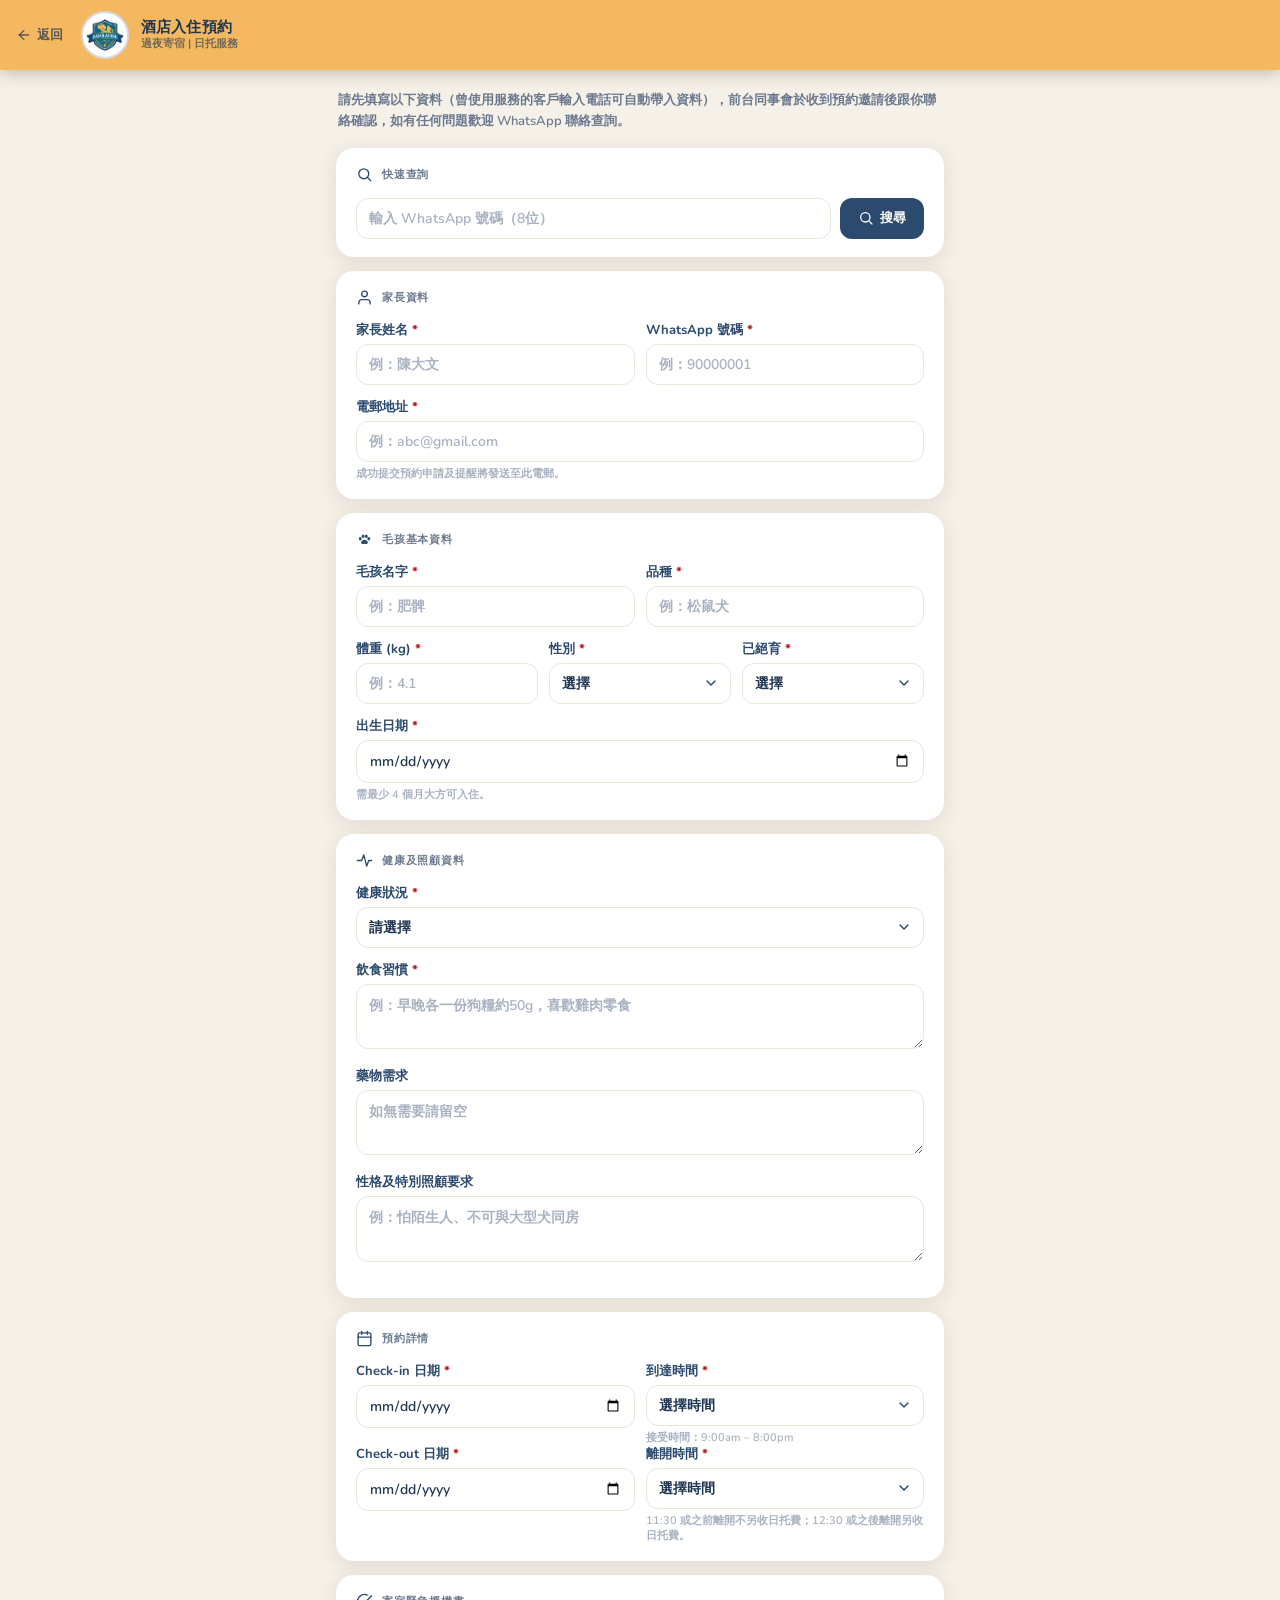
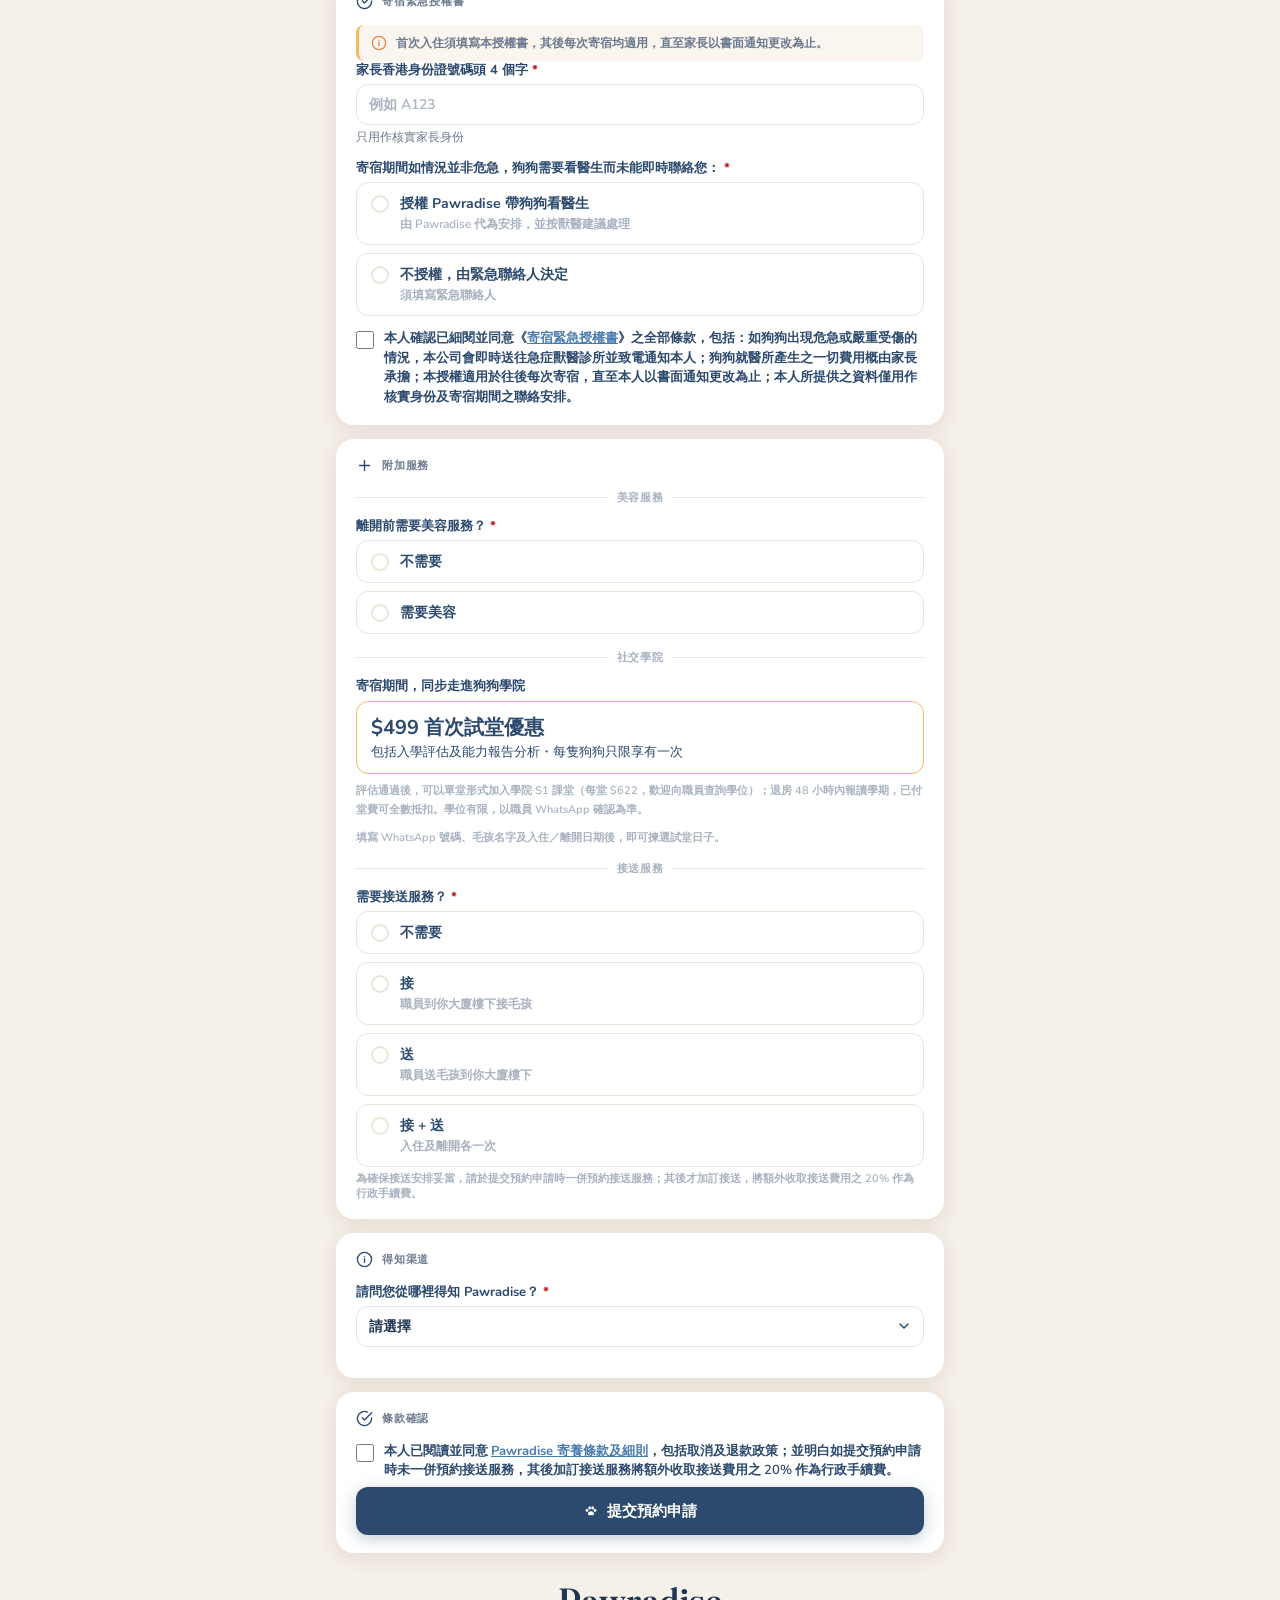
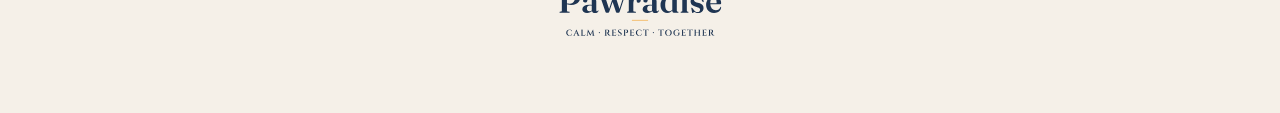
<file: Hotel Booking.html>
<!DOCTYPE html>
<html lang="zh-HK">
<head>
<meta charset="UTF-8">
<meta name="viewport" content="width=device-width, initial-scale=1.0">
<title>Pawradise · 酒店入住預約</title>
<link rel="stylesheet" href="pawradise-tokens.css">
<link rel="stylesheet" href="pawradise.css">
<style>
/* page-specific */
.lead{font-size:13px;font-weight:600;color:var(--pw-ink-mute);line-height:1.6;margin:2px 0 16px;padding:0 2px;}
.pkg-info-card{display:none;background:var(--pw-paper);border-radius:var(--pw-r-lg);
  box-shadow:var(--pw-shadow-card);padding:18px 20px;margin-bottom:14px;
  border-top:4px solid var(--pw-gold);}
.pkg-info-card.show{display:block;}
.pkg-info-header{display:flex;align-items:center;gap:9px;margin-bottom:14px;}
.pkg-info-header .ico{width:17px;height:17px;color:var(--pw-navy);stroke-width:2;}
.pkg-info-title{font-size:11px;font-weight:900;letter-spacing:.07em;color:var(--pw-ink-mute);text-transform:uppercase;}
.pkg-badge{margin-left:auto;font-size:11px;font-weight:800;padding:3px 11px;border-radius:var(--pw-r-pill);
  background:var(--pw-success-bg);color:var(--pw-success);}
.pkg-rows{display:grid;grid-template-columns:1fr 1fr;gap:9px;}
.pkg-row{background:var(--pw-cream-soft);border-radius:var(--pw-r-md);padding:11px 14px;}
.pkg-row-label{font-size:11px;font-weight:700;color:var(--pw-ink-faint);margin-bottom:4px;}
.pkg-row-val{font-size:16px;font-weight:900;color:var(--pw-ink);}
.pkg-row-val.balance{color:var(--pw-success);}
.pkg-row-val.expiry{font-size:14px;}
.pkg-row-val.warn{color:var(--pw-warn);}
.pkg-usage-bar{margin-top:14px;}
.pkg-bar-label{display:flex;justify-content:space-between;font-size:11px;font-weight:700;color:var(--pw-ink-faint);margin-bottom:6px;}
.pkg-bar-track{background:var(--pw-cream-deep);border-radius:var(--pw-r-pill);height:7px;overflow:hidden;}
.pkg-bar-fill{background:var(--pw-success);height:7px;border-radius:var(--pw-r-pill);transition:width .5s ease;}
.pkg-note{font-size:12px;font-weight:600;color:var(--pw-ink-mute);margin-top:14px;padding-top:13px;
  border-top:var(--pw-stroke) solid var(--pw-cream-deep);line-height:1.55;}
.grooming-detail{margin-top:10px;padding:13px;background:var(--pw-cream-soft);
  border-radius:var(--pw-r-md);border:var(--pw-stroke) solid var(--pw-cream-deep);display:none;}
.payment-box{background:var(--pw-cream-soft);border:var(--pw-stroke) solid var(--pw-gold);
  border-radius:var(--pw-r-md);padding:14px 17px;}
.payment-intro{display:flex;gap:8px;font-size:13px;font-weight:700;color:var(--pw-gold-deep);margin-bottom:11px;align-items:center;}
.payment-method{display:flex;align-items:center;gap:10px;padding:8px 0;font-size:13px;font-weight:700;
  color:var(--pw-ink-soft);border-bottom:1px solid var(--pw-cream-deep);}
.payment-method:last-child{border-bottom:none;}
.payment-label{font-weight:900;min-width:62px;color:var(--pw-navy);}
.f-ac-row{display:flex;align-items:center;gap:11px;margin-top:5px;}
.f-ac-row select{flex:1;}
.ac-price-tag{font-size:14px;font-weight:900;color:var(--pw-navy-light);white-space:nowrap;}

/* success popup modal */
.modal-ov{position:fixed;inset:0;background:rgba(44,74,110,.45);display:none;
  align-items:center;justify-content:center;padding:20px;z-index:200;}
.modal-ov.show{display:flex;animation:mfade .2s ease;}
@keyframes mfade{from{opacity:0;}to{opacity:1;}}
.modal-card{background:var(--pw-paper);border-radius:var(--pw-r-xl);
  box-shadow:0 18px 50px rgba(44,74,110,.35);width:100%;max-width:420px;
  max-height:90vh;overflow-y:auto;animation:mpop .26s ease;}
@keyframes mpop{from{transform:translateY(14px) scale(.97);opacity:0;}to{transform:none;opacity:1;}}
.modal-head{text-align:center;padding:26px 24px 18px;}
.modal-tick{width:58px;height:58px;border-radius:var(--pw-r-pill);background:var(--pw-success-bg);
  display:flex;align-items:center;justify-content:center;margin:0 auto 13px;}
.modal-tick .ico{width:30px;height:30px;color:var(--pw-success);}
.modal-head h3{font-size:20px;font-weight:900;color:var(--pw-ink);margin-bottom:7px;}
.modal-head p{font-size:13px;font-weight:600;color:var(--pw-ink-mute);line-height:1.6;padding:0 6px;}
.modal-body{padding:0 22px 22px;display:flex;flex-direction:column;gap:12px;}
.modal-block{background:var(--pw-cream-soft);border-radius:var(--pw-r-md);padding:13px 16px;}
.modal-block-head{display:flex;align-items:center;gap:8px;font-size:11px;font-weight:900;
  letter-spacing:.05em;color:var(--pw-navy);margin-bottom:9px;text-transform:uppercase;}
.modal-block-head .ico{width:16px;height:16px;}
.modal-firsttime{border-left:3px solid var(--pw-gold);}
.modal-firsttime .modal-block-head{color:var(--pw-gold-deep);}
.modal-firsttime p{font-size:12.5px;font-weight:600;color:var(--pw-ink-soft);line-height:1.62;}
.modal-firsttime b{font-weight:800;color:var(--pw-ink);}
.modal-wa{display:flex;gap:9px;font-size:12px;font-weight:600;color:var(--pw-ink-mute);line-height:1.55;}
.modal-wa .ico{color:var(--pw-gold-deep);width:16px;height:16px;flex-shrink:0;margin-top:1px;}
.modal-card .btn-primary{margin-top:2px;}
</style>
</head>
<body>

<!-- ═══ ICON SPRITE ═══ -->
<svg width="0" height="0" style="position:absolute" aria-hidden="true"><defs>
<symbol id="ico-search" viewBox="0 0 24 24" fill="none" stroke="currentColor" stroke-width="1.9" stroke-linecap="round" stroke-linejoin="round"><circle cx="11" cy="11" r="7"/><line x1="21" y1="21" x2="16.65" y2="16.65"/></symbol>
<symbol id="ico-user" viewBox="0 0 24 24" fill="none" stroke="currentColor" stroke-width="1.9" stroke-linecap="round" stroke-linejoin="round"><path d="M20 21v-2a4 4 0 0 0-4-4H8a4 4 0 0 0-4 4v2"/><circle cx="12" cy="7" r="4"/></symbol>
<symbol id="ico-paw" viewBox="0 0 24 24" fill="currentColor" stroke="none"><ellipse cx="6" cy="11" rx="2" ry="2.4"/><ellipse cx="10" cy="7.4" rx="2" ry="2.5"/><ellipse cx="14.5" cy="7.4" rx="2" ry="2.5"/><ellipse cx="18" cy="11" rx="2" ry="2.4"/><path d="M12 12.2c-2.6 0-4.7 2-4.7 4 0 1.7 1.5 2.3 2.6 2.3.9 0 1.4-.4 2.1-.4s1.2.4 2.1.4c1.1 0 2.6-.6 2.6-2.3 0-2-2.1-4-4.7-4z"/></symbol>
<symbol id="ico-health" viewBox="0 0 24 24" fill="none" stroke="currentColor" stroke-width="1.9" stroke-linecap="round" stroke-linejoin="round"><path d="M22 12h-4l-3 8-4-16-3 8H2"/></symbol>
<symbol id="ico-calendar" viewBox="0 0 24 24" fill="none" stroke="currentColor" stroke-width="1.9" stroke-linecap="round" stroke-linejoin="round"><rect x="3" y="4" width="18" height="18" rx="2"/><line x1="16" y1="2" x2="16" y2="6"/><line x1="8" y1="2" x2="8" y2="6"/><line x1="3" y1="10" x2="21" y2="10"/></symbol>
<symbol id="ico-plus" viewBox="0 0 24 24" fill="none" stroke="currentColor" stroke-width="1.9" stroke-linecap="round" stroke-linejoin="round"><line x1="12" y1="5" x2="12" y2="19"/><line x1="5" y1="12" x2="19" y2="12"/></symbol>
<symbol id="ico-receipt" viewBox="0 0 24 24" fill="none" stroke="currentColor" stroke-width="1.9" stroke-linecap="round" stroke-linejoin="round"><path d="M4 2v20l2.5-1.5L9 22l3-1.5L15 22l2.5-1.5L20 22V2l-2.5 1.5L15 2l-3 1.5L9 2 6.5 3.5z"/><line x1="8" y1="8" x2="16" y2="8"/><line x1="8" y1="12" x2="16" y2="12"/></symbol>
<symbol id="ico-card" viewBox="0 0 24 24" fill="none" stroke="currentColor" stroke-width="1.9" stroke-linecap="round" stroke-linejoin="round"><rect x="2" y="5" width="20" height="14" rx="2"/><line x1="2" y1="10" x2="22" y2="10"/></symbol>
<symbol id="ico-check" viewBox="0 0 24 24" fill="none" stroke="currentColor" stroke-width="1.9" stroke-linecap="round" stroke-linejoin="round"><polyline points="20 6 9 17 4 12"/></symbol>
<symbol id="ico-check-circle" viewBox="0 0 24 24" fill="none" stroke="currentColor" stroke-width="1.9" stroke-linecap="round" stroke-linejoin="round"><path d="M22 11.08V12a10 10 0 1 1-5.93-9.14"/><polyline points="22 4 12 14.01 9 11.01"/></symbol>
<symbol id="ico-ticket" viewBox="0 0 24 24" fill="none" stroke="currentColor" stroke-width="1.9" stroke-linecap="round" stroke-linejoin="round"><path d="M3 9a3 3 0 0 1 0 6v2a2 2 0 0 0 2 2h14a2 2 0 0 0 2-2v-2a3 3 0 0 1 0-6V7a2 2 0 0 0-2-2H5a2 2 0 0 0-2 2z"/><line x1="13" y1="5" x2="13" y2="19"/></symbol>
<symbol id="ico-scissors" viewBox="0 0 24 24" fill="none" stroke="currentColor" stroke-width="1.9" stroke-linecap="round" stroke-linejoin="round"><circle cx="6" cy="6" r="3"/><circle cx="6" cy="18" r="3"/><line x1="20" y1="4" x2="8.12" y2="15.88"/><line x1="14.47" y1="14.48" x2="20" y2="20"/><line x1="8.12" y1="8.12" x2="12" y2="12"/></symbol>
<symbol id="ico-van" viewBox="0 0 24 24" fill="none" stroke="currentColor" stroke-width="1.9" stroke-linecap="round" stroke-linejoin="round"><path d="M1 4h14v12H1z"/><path d="M15 8h4l3 3.5V16h-7z"/><circle cx="5.5" cy="18.5" r="2"/><circle cx="17.5" cy="18.5" r="2"/></symbol>
<symbol id="ico-cap" viewBox="0 0 24 24" fill="none" stroke="currentColor" stroke-width="1.9" stroke-linecap="round" stroke-linejoin="round"><path d="M22 10 12 5 2 10l10 5 10-5z"/><path d="M6 12v5c0 1 2.7 3 6 3s6-2 6-3v-5"/></symbol>
<symbol id="ico-clock" viewBox="0 0 24 24" fill="none" stroke="currentColor" stroke-width="1.9" stroke-linecap="round" stroke-linejoin="round"><circle cx="12" cy="12" r="9"/><polyline points="12 7 12 12 15 14"/></symbol>
<symbol id="ico-alert" viewBox="0 0 24 24" fill="none" stroke="currentColor" stroke-width="1.9" stroke-linecap="round" stroke-linejoin="round"><path d="M10.29 3.86 1.82 18a2 2 0 0 0 1.71 3h16.94a2 2 0 0 0 1.71-3L13.71 3.86a2 2 0 0 0-3.42 0z"/><line x1="12" y1="9" x2="12" y2="13"/><line x1="12" y1="17" x2="12.01" y2="17"/></symbol>
<symbol id="ico-chevron-right" viewBox="0 0 24 24" fill="none" stroke="currentColor" stroke-width="1.9" stroke-linecap="round" stroke-linejoin="round"><polyline points="9 18 15 12 9 6"/></symbol>
<symbol id="ico-arrow-left" viewBox="0 0 24 24" fill="none" stroke="currentColor" stroke-width="1.9" stroke-linecap="round" stroke-linejoin="round"><line x1="19" y1="12" x2="5" y2="12"/><polyline points="12 19 5 12 12 5"/></symbol>
<symbol id="ico-info" viewBox="0 0 24 24" fill="none" stroke="currentColor" stroke-width="1.9" stroke-linecap="round" stroke-linejoin="round"><circle cx="12" cy="12" r="10"/><line x1="12" y1="11" x2="12" y2="16"/><line x1="12" y1="8" x2="12.01" y2="8"/></symbol>
<symbol id="ico-pin" viewBox="0 0 24 24" fill="none" stroke="currentColor" stroke-width="1.9" stroke-linecap="round" stroke-linejoin="round"><path d="M21 10c0 7-9 13-9 13s-9-6-9-13a9 9 0 0 1 18 0z"/><circle cx="12" cy="10" r="3"/></symbol>
<symbol id="ico-message" viewBox="0 0 24 24" fill="none" stroke="currentColor" stroke-width="1.9" stroke-linecap="round" stroke-linejoin="round"><path d="M21 11.5a8.38 8.38 0 0 1-.9 3.8 8.5 8.5 0 0 1-7.6 4.7 8.38 8.38 0 0 1-3.8-.9L3 21l1.9-5.7a8.38 8.38 0 0 1-.9-3.8 8.5 8.5 0 0 1 4.7-7.6 8.38 8.38 0 0 1 3.8-.9h.5a8.48 8.48 0 0 1 8 8z"/></symbol>
<symbol id="ico-clipboard" viewBox="0 0 24 24" fill="none" stroke="currentColor" stroke-width="1.9" stroke-linecap="round" stroke-linejoin="round"><rect x="8" y="2" width="8" height="4" rx="1"/><path d="M16 4h2a2 2 0 0 1 2 2v14a2 2 0 0 1-2 2H6a2 2 0 0 1-2-2V6a2 2 0 0 1 2-2h2"/></symbol>
</defs></svg>

<header class="pw-header">
  <a class="back" href="index.html"><svg class="ico ico-sm"><use href="#ico-arrow-left"/></svg>返回</a>
  <div class="crest"><img src="assets/pawradise-crest.png" alt="Pawradise"></div>
  <div class="htitle"><b>酒店入住預約</b><span>過夜寄宿 | 日托服務</span></div>
  <div class="spacer"></div>
</header>

<div class="container">

  <p class="lead">請先填寫以下資料（曾使用服務的客戶輸入電話可自動帶入資料），前台同事會於收到預約邀請後跟你聯絡確認，如有任何問題歡迎 WhatsApp 聯絡查詢。</p>

  <!-- ① 快速查詢 -->
  <div class="sec">
    <div class="sec-label"><svg class="ico"><use href="#ico-search"/></svg>快速查詢</div>
    <div class="lookup-row">
      <input type="tel" id="lookupPhone" placeholder="輸入 WhatsApp 號碼（8位）" maxlength="8" onkeydown="if(event.key==='Enter')doLookup()"/>
      <button class="btn-search" onclick="doLookup()"><svg class="ico ico-sm"><use href="#ico-search"/></svg>搜尋</button>
    </div>
    <div class="lookup-result" id="lookupResult"></div>
    <!-- 多狗選擇器（有多隻狗狗時顯示） -->
    <div id="dogSelectorWrap" style="display:none;margin-top:11px;background:var(--pw-cream-soft);border-radius:var(--pw-r-md);padding:13px 14px;border:var(--pw-stroke) solid var(--pw-cream-deep);"></div>
  </div>

  <!-- 套票資料卡 -->
  <div class="pkg-info-card" id="pkgInfoCard">
    <div class="pkg-info-header">
      <svg class="ico"><use href="#ico-ticket"/></svg>
      <div class="pkg-info-title">套票記錄</div>
      <div class="pkg-badge" id="pkgBadge">有效</div>
    </div>
    <div class="pkg-rows">
      <div class="pkg-row"><div class="pkg-row-label">套票類型</div><div class="pkg-row-val" id="pkgType" style="font-size:13px;">—</div></div>
      <div class="pkg-row"><div class="pkg-row-label">有效期至</div><div class="pkg-row-val expiry" id="pkgExpiry">—</div></div>
      <div class="pkg-row"><div class="pkg-row-label">套票總值</div><div class="pkg-row-val" id="pkgTotal">—</div></div>
      <div class="pkg-row"><div class="pkg-row-label">現有餘額</div><div class="pkg-row-val balance" id="pkgBalance">—</div></div>
    </div>
    <div class="pkg-usage-bar">
      <div class="pkg-bar-label"><span>已使用</span><span id="pkgUsedPct">—</span></div>
      <div class="pkg-bar-track"><div class="pkg-bar-fill" id="pkgBarFill" style="width:0%;"></div></div>
    </div>
    <div class="pkg-note">套票餘額將於結帳時由前台確認扣除。如有查詢請 WhatsApp 9459 6420。</div>
  </div>

  <!-- ② 主人資料 -->
  <div class="sec">
    <div class="sec-label"><svg class="ico"><use href="#ico-user"/></svg>家長資料</div>
    <div class="r2">
      <div class="field"><label>家長姓名 <span class="req">*</span></label><input type="text" id="f-owner" placeholder="例：陳大文"/></div>
      <div class="field"><label>WhatsApp 號碼 <span class="req">*</span></label><input type="tel" id="f-phone" placeholder="例：90000001"/></div>
    </div>
    <div class="field">
      <label>電郵地址 <span class="req">*</span></label>
      <input type="email" id="f-email" placeholder="例：abc@gmail.com"/>
      <div class="hint">成功提交預約申請及提醒將發送至此電郵。</div>
      <div class="err-msg" id="e-email">請輸入有效電郵地址</div>
    </div>
  </div>

  <!-- ③ 毛孩基本資料 -->
  <div class="sec">
    <div class="sec-label"><svg class="ico"><use href="#ico-paw"/></svg>毛孩基本資料</div>
    <div id="returning-badge" style="display:none;"><div class="badge-returning"><svg class="ico"><use href="#ico-check-circle"/></svg>舊客資料已載入，如有更新請在備註說明</div></div>
    <div class="r2">
      <div class="field"><label>毛孩名字 <span class="req">*</span></label><input type="text" id="f-dogname" placeholder="例：肥髀"/></div>
      <div class="field"><label>品種 <span class="req">*</span></label><input type="text" id="f-breed" placeholder="例：松鼠犬"/></div>
    </div>
    <div class="r3">
      <div class="field"><label>體重 (kg) <span class="req">*</span></label><input type="number" id="f-weight" placeholder="例：4.1" step="0.1" min="0" oninput="calcForm()"/></div>
      <div class="field"><label>性別 <span class="req">*</span></label>
        <select id="f-gender"><option value="">選擇</option><option>男（M）</option><option>女（F）</option></select></div>
      <div class="field"><label>已絕育 <span class="req">*</span></label>
        <select id="f-neutered"><option value="">選擇</option><option>是</option><option>否</option></select></div>
    </div>
    <div class="field" id="dob-field">
      <label>出生日期 <span class="req">*</span></label>
      <input type="date" id="f-dob"/>
      <div class="hint">需最少 4 個月大方可入住。</div>
    </div>
  </div>

  <!-- ④ 健康及照顧資料 -->
  <div class="sec">
    <div class="sec-label"><svg class="ico"><use href="#ico-health"/></svg>健康及照顧資料</div>
    <div class="field" id="health-sel-wrap">
      <label>健康狀況 <span class="req">*</span></label>
      <select id="f-health-sel" onchange="document.getElementById('f-health-detail').style.display=this.value==='yes'?'block':'none'">
        <option value="">請選擇</option><option value="no">沒有</option><option value="yes">有</option>
      </select>
    </div>
    <div id="f-health-detail" style="display:none;">
      <div class="field"><label>請說明 <span class="req">*</span></label>
        <textarea id="f-health-text" placeholder="例：每天早晚需餵心臟藥一粒，對雞肉過敏"></textarea></div>
    </div>
    <div id="f-health-readonly" style="display:none;">
      <div class="field"><label>健康狀況（上次記錄）</label><textarea id="f-health-ro" readonly class="prefilled"></textarea></div>
    </div>
    <div class="field"><label>飲食習慣 <span class="req">*</span></label>
      <textarea id="f-diet" placeholder="例：早晚各一份狗糧約50g，喜歡雞肉零食"></textarea></div>
    <div class="field"><label>藥物需求</label>
      <textarea id="f-meds" placeholder="如無需要請留空"></textarea></div>
    <div class="field"><label>性格及特別照顧要求</label>
      <textarea id="f-notes" placeholder="例：怕陌生人、不可與大型犬同房"></textarea></div>
    <div class="field" id="remarks-field" style="display:none;">
      <label>資料更新 / 備註</label>
      <textarea id="f-remarks" placeholder="如體重、藥物有更新，或有任何特別要求請在此說明"></textarea>
    </div>
  </div>

  <!-- ⑤ 預約詳情 -->
  <div class="sec">
    <div class="sec-label"><svg class="ico"><use href="#ico-calendar"/></svg>預約詳情</div>
    <div class="r2">
      <div class="field">
        <label>Check-in 日期 <span class="req">*</span></label>
        <input type="date" id="f-ci-date" onchange="calcForm()"/>
      </div>
      <div class="field">
        <label>到達時間 <span class="req">*</span></label>
        <select id="f-ci-time" onchange="calcForm()">
          <option value="">選擇時間</option>
          <option>09:00</option><option>09:30</option><option>10:00</option><option>10:30</option>
          <option>11:00</option><option>11:30</option><option>12:00</option><option>12:30</option>
          <option>13:00</option><option>13:30</option><option>14:00</option><option>14:30</option>
          <option>15:00</option><option>15:30</option><option>16:00</option><option>16:30</option>
          <option>17:00</option><option>17:30</option><option>18:00</option><option>18:30</option>
          <option>19:00</option><option>19:30</option><option>20:00</option>
        </select>
        <div class="hint">接受時間：9:00am – 8:00pm</div>
      </div>
    </div>
    <div class="r2">
      <div class="field">
        <label>Check-out 日期 <span class="req">*</span></label>
        <input type="date" id="f-co-date" onchange="calcForm()"/>
      </div>
      <div class="field">
        <label>離開時間 <span class="req">*</span></label>
        <select id="f-co-time" onchange="calcForm()">
          <option value="">選擇時間</option>
          <option>08:00</option><option>08:30</option><option>09:00</option><option>09:30</option>
          <option>10:00</option><option>10:30</option><option>11:00</option><option>11:30</option>
          <!-- [2026-11-06 店長建議] 拎走 12:00：12:00 起已計日托，免家長以為唔收費而揀錯 -->
          <option>12:30</option><option>13:00</option><option>13:30</option>
          <option>14:00</option><option>14:30</option><option>15:00</option><option>15:30</option>
          <option>16:00</option><option>16:30</option><option>17:00</option><option>17:30</option>
          <option>18:00</option><option>18:30</option><option>19:00</option><option>19:30</option>
          <option>20:00</option>
        </select>
        <div class="hint">11:30 或之前離開不另收日托費；12:30 或之後離開另收日托費。</div>
      </div>
    </div>
  </div>

  <!-- [2026-11-05 Erica 批] 寄宿緊急授權書（PAW-FRM-009）：未有記錄嘅狗狗先要填；已有記錄只顯示一句 -->
  <div class="sec" id="eaSec">
    <div class="sec-label"><svg class="ico"><use href="#ico-check-circle"/></svg>寄宿緊急授權書</div>
    <div id="eaDone" style="display:none;" class="field-note"><svg class="ico"><use href="#ico-check-circle"/></svg><span id="eaDoneText"></span>　<a href="javascript:void(0)" onclick="eaShowForm(true)">更改授權</a></div>
    <div id="eaForm">
      <div class="field-note"><svg class="ico"><use href="#ico-info"/></svg><span>首次入住須填寫本授權書，其後每次寄宿均適用，直至家長以書面通知更改為止。</span></div>
      <div class="field"><label>家長香港身份證號碼頭 4 個字 <span class="req">*</span></label><input type="text" id="f-ea-hkid" maxlength="4" placeholder="例如 A123" autocapitalize="characters"/><div class="field-hint" style="font-size:12px;color:var(--pw-ink-mute);margin-top:4px;">只用作核實家長身份</div></div>
      <div class="field"><label>寄宿期間如情況並非危急，狗狗需要看醫生而未能即時聯絡您： <span class="req">*</span></label>
        <div class="radio-group">
          <label class="radio-opt" onclick="selectRadio(this,'f-ea');eaToggle()">
            <span class="dot"></span><input type="radio" name="f-ea" value="授權看醫生"/><div class="radio-opt-label">授權 Pawradise 帶狗狗看醫生<div class="radio-opt-hint">由 Pawradise 代為安排，並按獸醫建議處理</div></div>
          </label>
          <label class="radio-opt" onclick="selectRadio(this,'f-ea');eaToggle()">
            <span class="dot"></span><input type="radio" name="f-ea" value="由緊急聯絡人決定"/><div class="radio-opt-label">不授權，由緊急聯絡人決定<div class="radio-opt-hint">須填寫緊急聯絡人</div></div>
          </label>
        </div>
      </div>
      <div class="r2" id="eaContactWrap" style="display:none;">
        <div class="field"><label>緊急聯絡人姓名 <span class="req">*</span></label><input type="text" id="f-ea-contact" maxlength="40"/></div>
        <div class="field"><label>緊急聯絡人電話 <span class="req">*</span></label><input type="tel" id="f-ea-phone" maxlength="20" inputmode="tel"/></div>
      </div>
      <label class="terms-check">
        <input type="checkbox" id="f-ea-agree"/>
        <span>本人確認已細閱並同意《<a class="terms-link" href="assets/terms/emergency-consent.html" target="_blank" rel="noopener">寄宿緊急授權書</a>》之全部條款，包括：如狗狗出現危急或嚴重受傷的情況，本公司會即時送往急症獸醫診所並致電通知本人；狗狗就醫所產生之一切費用概由家長承擔；本授權適用於往後每次寄宿，直至本人以書面通知更改為止；本人所提供之資料僅用作核實身份及寄宿期間之聯絡安排。</span>
      </label>
    </div>
  </div>

  <!-- ⑥ 附加服務 -->
  <div class="sec">
    <div class="sec-label"><svg class="ico"><use href="#ico-plus"/></svg>附加服務</div>

    <div class="section-divider"><span>美容服務</span></div>
    <div class="field"><label>離開前需要美容服務？ <span class="req">*</span></label>
      <div class="radio-group">
        <label class="radio-opt" onclick="selectRadio(this,'f-gr');showGrooming(false);calcForm()">
          <span class="dot"></span><input type="radio" name="f-gr" value="none"/><div class="radio-opt-label">不需要</div>
        </label>
        <label class="radio-opt" onclick="selectRadio(this,'f-gr');showGrooming(true);calcForm()">
          <span class="dot"></span><input type="radio" name="f-gr" value="yes"/><div class="radio-opt-label">需要美容</div>
        </label>
      </div>
      <div class="grooming-detail" id="f-gr-detail">
        <div class="r2">
          <div class="field"><label>美容類型 <span class="req">*</span></label>
            <select id="f-gr-type" onchange="calcForm()">
              <option value="">請選擇</option>
              <option value="basic">Basic 基本</option>
              <option value="fullset">Full Set 全套</option>
            </select></div>
          <div class="field"><label>剪毛類型</label>
            <select id="f-gr-cut" onchange="calcForm()">
              <option value="none">不加剪毛</option>
              <option value="razor">全剷剪毛</option>
              <option value="half">半手剪</option>
              <option value="full">全手剪（Full Set only）</option>
            </select></div>
        </div>
        <div class="warn-box" style="margin-top:10px;"><svg class="ico"><use href="#ico-alert"/></svg><span>如需解結 / 去死毛，將於接走時額外收費，職員會提前通知。</span></div>
      </div>
    </div>

    <div class="section-divider"><span>社交學院</span></div>
    <div class="field"><label>寄宿期間，同步走進狗狗學院</label>
      <div style="border:1.5px solid var(--pw-gold,#b98a2e);border-radius:12px;padding:12px 14px;margin:6px 0 8px;background:var(--pw-paper,#fff)">
        <div style="font-size:20px;font-weight:700;color:var(--pw-navy,#22305a)">$499 首次試堂優惠</div>
        <div style="font-size:13px;margin-top:2px">包括入學評估及能力報告分析・每隻狗狗只限享有一次</div>
      </div>
      <div class="hint" style="line-height:1.7">評估通過後，可以單堂形式加入學院 S1 課堂（每堂 $622，歡迎向職員查詢學位）；退房 48 小時內報讀學期，已付堂費可全數抵扣。學位有限，以職員 WhatsApp 確認為準。</div>
      <input type="hidden" id="f-ac" value="0"/>
      <div id="f-ac-box" class="hint" style="margin-top:10px">填寫 WhatsApp 號碼、毛孩名字及入住／離開日期後，即可揀選試堂日子。</div>
    </div>

    <div class="section-divider"><span>接送服務</span></div>
    <div class="field"><label>需要接送服務？ <span class="req">*</span></label>
      <div class="radio-group">
        <label class="radio-opt" onclick="selectRadio(this,'f-tr');showTransport(false);calcForm()">
          <span class="dot"></span><input type="radio" name="f-tr" value="none"/><div class="radio-opt-label">不需要</div>
        </label>
        <label class="radio-opt" onclick="selectRadio(this,'f-tr');showTransport(true);calcForm()">
          <span class="dot"></span><input type="radio" name="f-tr" value="pickup"/>
          <div class="radio-opt-label">接<div class="radio-opt-hint">職員到你大廈樓下接毛孩</div></div>
        </label>
        <label class="radio-opt" onclick="selectRadio(this,'f-tr');showTransport(true);calcForm()">
          <span class="dot"></span><input type="radio" name="f-tr" value="dropoff"/>
          <div class="radio-opt-label">送<div class="radio-opt-hint">職員送毛孩到你大廈樓下</div></div>
        </label>
        <label class="radio-opt" onclick="selectRadio(this,'f-tr');showTransport(true);calcForm()">
          <span class="dot"></span><input type="radio" name="f-tr" value="both"/>
          <div class="radio-opt-label">接 + 送<div class="radio-opt-hint">入住及離開各一次</div></div>
        </label>
      </div>
      <div class="hint">為確保接送安排妥當，請於提交預約申請時一併預約接送服務；其後才加訂接送，將額外收取接送費用之 20% 作為行政手續費。</div>
      <div class="sub-field" id="f-tr-detail" style="display:none;">
        <div class="field"><label>地區 <span class="req">*</span></label>
          <select id="f-tr-district" onchange="calcForm()">
            <option value="">選擇地區</option>
            <optgroup label="香港島">
              <option value="200">堅尼地城 / 西營盤 / 中上環</option><option value="190">灣仔 / 銅鑼灣 / 大坑 / 天后</option>
              <option value="250">山頂</option><option value="230">渣甸山</option>
              <option value="200">炮台山 / 北角 / 鰂魚涌 / 太古城</option><option value="210">西灣河 / 筲箕灣 / 柴灣 / 小西灣</option>
              <option value="240">黃竹坑 / 壽臣山</option><option value="220">薄扶林 / 數碼港 / 香港仔</option>
              <option value="260">淺水灣 / 春坎角 / 鴨脷洲</option><option value="290">赤柱 / 大潭 / 石澳</option>
            </optgroup>
            <optgroup label="九龍">
              <option value="120">油尖旺 / 西九龍 / 柯士甸</option><option value="140">大角咀 / 長沙灣 / 深水埗</option>
              <option value="150">石硤尾 / 美孚 / 荔枝角</option><option value="160">何文田 / 新蒲崗 / 黃埔 / 紅磡 / 土瓜灣 / 九龍城 / 啟德</option>
              <option value="170">九龍塘 / 畢架山</option><option value="190">牛頭角 / 秀茂坪 / 黃大仙 / 樂富 / 鑽石山</option>
              <option value="200">藍田 / 油塘 / 九龍灣 / 觀塘</option>
            </optgroup>
            <optgroup label="新界">
              <option value="190">葵涌 / 青衣 / 荃灣 / 荃灣西</option><option value="210">深井</option>
              <option value="310">欣澳 / 東涌</option><option value="290">屯門</option><option value="330">洪水橋</option>
              <option value="390">流浮山</option><option value="350">元朗 / 錦田 / 大棠</option><option value="390">天水圍</option>
              <option value="210">大圍 / 沙田 / 火炭</option><option value="270">大埔墟 / 大埔</option>
              <option value="220">將軍澳 / 坑口 / 調景嶺 / 寶琳</option><option value="230">日出康城</option>
              <option value="260">清水灣</option><option value="270">馬鞍山 / 西貢 / 大網仔</option>
              <option value="340">粉嶺 / 上水</option><option value="260">馬料水 / 烏溪沙 / 西沙</option>
            </optgroup>
          </select></div>
        <div class="field"><label>地址 <span class="req">*</span></label>
          <input type="text" id="f-tr-addr" placeholder="大廈名稱及街道，例：石圍角邨石楊樓"/>
          <div class="hint">請確保大廈樓下可供私家車停泊交收，接送只限地面。</div></div>
      </div>
    </div>
  </div>

  <!-- ⑦ 費用總覽 -->
  <div id="f-price-section" style="display:none;">
    <div class="sec">
      <div class="sec-label"><svg class="ico"><use href="#ico-receipt"/></svg>費用總覽</div>
      <div class="price-card" id="f-price-card"></div>
    </div>
    <div class="sec">
      <div class="sec-label"><svg class="ico"><use href="#ico-card"/></svg>付款方式</div>
      <div class="payment-box">
        <div class="payment-intro"><svg class="ico ico-sm"><use href="#ico-info"/></svg>請按上方「扣除保留金額後尚需付款」（如有）或「總金額」轉賬至以下任一方式：</div>
        <div class="payment-method"><span class="payment-label">FPS</span><span>9459 6420（Pawradise Limited）</span></div>
        <div class="payment-method"><span class="payment-label">ATM</span><span>HSBC 741 364962 838</span></div>
      </div>
      <div class="field-note"><svg class="ico"><use href="#ico-message"/></svg><span>轉賬後請將付款截圖 WhatsApp 至 <strong>9459 6420</strong>，並註明毛孩名字及入住日期。</span></div>
    </div>
  </div>

  <!-- [2026-09-29 老闆要求] 得知渠道：只問新客（查詢唔到記錄／冇查詢），放喺條款上面，畀 marketing 統計 -->
  <div class="sec" id="hotelSourceSec">
    <div class="sec-label"><svg class="ico"><use href="#ico-info"/></svg>得知渠道</div>
    <div class="field"><label>請問您從哪裡得知 Pawradise？ <span class="req">*</span></label>
      <select id="f-source" onchange="document.getElementById('f-source-other-wrap').style.display = this.value === '其他' ? 'block' : 'none';">
          <option value="">請選擇</option>
          <option>Instagram</option>
          <option>Facebook</option>
          <option>小紅書</option>
          <option>Google 搜尋或地圖</option>
          <option>AI 搜尋（如 ChatGPT、Gemini）</option>
          <option>朋友或家人介紹</option>
          <option>曾使用 Pawradise 其他服務</option>
          <option>狗狗呈分試或學校活動</option>
          <option>品種群組或寵物社群</option>
          <option>路過學校</option>
          <option>其他</option>
      </select></div>
    <div class="field" id="f-source-other-wrap" style="display:none;"><label>請註明 <span class="req">*</span></label>
      <input type="text" id="f-source-other" maxlength="40" placeholder="請簡單註明"/></div>
  </div>

  <!-- ⑧ 條款 + 提交 -->
  <div class="sec">
    <div class="sec-label"><svg class="ico"><use href="#ico-check-circle"/></svg>條款確認</div>
    <label class="terms-check">
      <input type="checkbox" id="f-terms"/>
      <span>本人已閱讀並同意 <a class="terms-link" href="assets/terms/boarding-terms.pdf" target="_blank" rel="noopener">Pawradise 寄養條款及細則</a>，包括取消及退款政策；並明白如提交預約申請時未一併預約接送服務，其後加訂接送服務將額外收取接送費用之 20% 作為行政手續費。</span>
    </label>
    <label class="terms-check" id="f-addon-ack-wrap" style="display:none;margin-top:12px;">
      <input type="checkbox" id="f-addon-ack"/>
      <span>本人明白所有附加服務（美容、社交學院、接送）均需另行透過 WhatsApp 與前台確認時間。所填寫的入住及離開時間並不代表接送時間；未經前台確認前，附加服務並不算已預約。</span>
    </label>
    <button class="btn-primary" onclick="submitForm()" id="submitBtn"><svg class="ico ico-sm"><use href="#ico-paw"/></svg>提交預約申請</button>
    <div class="submit-result" id="submitResult"></div>
  </div>

<div class="brand-foot" style="text-align:center;margin:28px 0 12px;"><img src="assets/pawradise-wordmark.svg" alt="Pawradise · Calm · Respect · Together" style="width:170px;height:auto;"></div>

</div><!-- /container -->

<!-- ═══ 提交成功提示 ═══ -->
<div class="modal-ov" id="successModal">
  <div class="modal-card">
    <div class="modal-head">
      <div class="modal-tick"><svg class="ico"><use href="#ico-check-circle"/></svg></div>
      <h3>預約申請已提交</h3>
      <p>感謝你的預約申請！請於提交申請 24 小時內完成轉賬，將付款截圖 WhatsApp 至 9459 6420 並註明毛孩名字 + 入住日期。前台同事會於收到付款通知後透過 WhatsApp 跟你確認預約。</p>
    </div>
    <div class="modal-body">
      <div class="modal-block">
        <div class="modal-block-head"><svg class="ico"><use href="#ico-card"/></svg>付款方式</div>
        <div class="payment-method"><span class="payment-label">FPS</span><span>9459 6420（Pawradise Limited）</span></div>
        <div class="payment-method"><span class="payment-label">ATM</span><span>HSBC 741 364962 838</span></div>
      </div>
      <div class="modal-block modal-firsttime">
        <div class="modal-block-head"><svg class="ico"><use href="#ico-alert"/></svg>首次入住毛孩</div>
        <p>如為<b>首次入住</b>的毛孩，請家長透過 WhatsApp（<b>9459 6420</b>）提交有效<b>狗牌</b>及<b>針卡（疫苗記錄）</b>，以便我們完成入住審批。</p>
      </div>
      <button class="btn-primary" onclick="closeSuccessModal()"><svg class="ico ico-sm"><use href="#ico-check"/></svg>我明白了</button>
    </div>
  </div>
</div>

<script>
// ══ CONFIG ═══════════════════════════════════════════════════════
const APPS_SCRIPT_URL = 'https://script.google.com/macros/s/AKfycbz3M2vUVloPLx4Z3Kx0z6pJ7ccR507PRZwe-yiEmHtp-URgPWHSlk6mfBDrqsHp7pisEg/exec';

const PRICING = {
  small:  { overnight:450, daycare:350 },
  medium: { overnight:520, daycare:420 },
  large:  { overnight:620, daycare:520 },
  giant:  { overnight:720, daycare:620 }
};
const GROOMING = {
  small:  { basic:480,  fullset:680,  razor:220, half:320, fullcut:450  },
  medium: { basic:680,  fullset:880,  razor:250, half:380, fullcut:520  },
  large:  { basic:880,  fullset:1080, razor:400, half:650, fullcut:880  },
  giant:  { basic:1080, fullset:1580, razor:600, half:780, fullcut:980  }
};
let isReturning = false;

function getSizeKey(w){ if(!w||w<=0)return null; if(w<8)return'small'; if(w<18)return'medium'; if(w<28)return'large'; return'giant'; }
function getSizeLabel(k){ return{small:'Small <8kg',medium:'Medium 8–17.9kg',large:'Large 18–27.9kg',giant:'Giant ≥28kg'}[k]||''; }
function getSizeChipClass(k){ return{small:'chip-s',medium:'chip-m',large:'chip-l',giant:'chip-g'}[k]||''; }

function getDateTime(dateId, timeId) {
  const d = document.getElementById(dateId).value;
  const t = document.getElementById(timeId).value;
  if (!d || !t) return null;
  return new Date(`${d}T${t}:00`);
}

// ══ CUSTOMER LOOKUP ══════════════════════════════════════════════
let _allDogs = [];
// [2026-07-26] 套票池：跟電話（同一家長多隻狗共用同一張，唔係每隻狗一張），後端 lookup 回傳，已剔除過期
let _pkgPool = null;
let _voucher = null;   // [2026-11-06] 家長意見調查現金券（後端 lookup.voucher）
let _reserve = null;   // [2026-11-06] 保留金額（後端 lookup.reserve）

async function doLookup() {
  const phone = document.getElementById('lookupPhone').value.trim();
  const resultEl = document.getElementById('lookupResult');
  // 清除舊的多狗選擇器
  const selWrap = document.getElementById('dogSelectorWrap');
  if (selWrap) { selWrap.style.display = 'none'; selWrap.innerHTML = ''; }
  if (!/^\d{8}$/.test(phone)) {
    resultEl.className = 'lookup-result notfound';
    resultEl.innerHTML = '<svg class="ico"><use href="#ico-alert"/></svg>請輸入 8 位 WhatsApp 號碼';
    return;
  }
  resultEl.className = 'lookup-result loading';
  resultEl.innerHTML = '<svg class="ico"><use href="#ico-search"/></svg>搜尋中…';
  try {
    const res  = await fetch(`${APPS_SCRIPT_URL}?action=lookup&phone=${phone}`);
    const json = await res.json();
    if (json.found && json.dogs && json.dogs.length > 0) {
      _allDogs = json.dogs;
      _pkgPool = json.pkgPool || null;   // 舊 deployment 未有此欄 → null，跌返舊行為
      _voucher = json.voucher || null; window._useVc = false;
      _reserve = json.reserve || null; window._useRsv = false;
      if (json.multiDog) {
        // 多隻狗狗：顯示選擇器
        resultEl.className = 'lookup-result found';
        resultEl.innerHTML = `<svg class="ico"><use href="#ico-check-circle"/></svg>找到記錄：${json.data.ownerName}（共 ${json.dogs.length} 隻毛孩）`;
        showDogSelector(json.dogs);
      } else {
        prefillReturning(json.dogs[0]);
        resultEl.className = 'lookup-result found';
        resultEl.innerHTML = `<svg class="ico"><use href="#ico-check-circle"/></svg>找到記錄：${json.data.ownerName} / ${json.data.dogName}`;
      }
    } else {
      clearPrefill();
      resultEl.className = 'lookup-result notfound';
      resultEl.innerHTML = '<svg class="ico"><use href="#ico-info"/></svg>找不到記錄，請繼續填寫新客資料';
    }
  } catch(e) {
    clearPrefill();
    resultEl.className = 'lookup-result notfound';
    resultEl.innerHTML = '<svg class="ico"><use href="#ico-alert"/></svg>查詢失敗，請繼續填寫或聯絡前台協助';
  }
}

// 多狗選擇器
function showDogSelector(dogs) {
  const wrap = document.getElementById('dogSelectorWrap');
  if (!wrap) return;
  const opts = dogs.map((d, i) =>
    `<option value="${i}">${d.dogName}${d.breed ? '（' + d.breed + '）' : ''}</option>`
  ).join('');
  wrap.innerHTML = `
    <div style="font-size:12.5px;font-weight:700;color:var(--pw-ink-soft);margin-bottom:6px;">
      同一電話下有多隻毛孩，請選擇要預約的狗狗：
    </div>
    <select onchange="prefillReturning(_allDogs[this.value])" style="width:100%;padding:10px 12px;border:var(--pw-stroke) solid var(--pw-cream-deep);border-radius:var(--pw-r-md);font-size:13px;font-weight:700;background:var(--pw-paper);color:var(--pw-ink);">
      ${opts}
    </select>
  `;
  wrap.style.display = 'block';
  prefillReturning(dogs[0]);
}

function prefillReturning(d) {
  isReturning = true;
  eaSetFromDog(d);
  document.getElementById('hotelSourceSec').style.display = 'none';   // [2026-09-29] 舊客唔使答得知渠道
  // ★ 修訂：預填資料但允許家長更改（移除 readOnly，保留視覺樣式）
  [['f-owner',d.ownerName],['f-phone',d.phone],['f-email',d.email||''],
   ['f-dogname',d.dogName],['f-breed',d.breed],['f-weight',d.weight]].forEach(([id,val])=>{
    const el=document.getElementById(id);
    if(el&&val!=null){ el.value=val; el.readOnly=false; el.classList.add('prefilled'); }
  });
  const gEl=document.getElementById('f-gender'); if(gEl&&d.gender) gEl.value=d.gender;
  const nEl=document.getElementById('f-neutered'); if(nEl&&d.neutered) nEl.value=d.neutered;
  // 顯示出生日期欄（可更改）
  const dobField=document.getElementById('dob-field');
  if(dobField){ dobField.style.display='block'; }
  const dobEl=document.getElementById('f-dob');
  if(dobEl&&d.dob){ dobEl.value=d.dob; dobEl.classList.add('prefilled'); }
  document.getElementById('health-sel-wrap').style.display='none';
  document.getElementById('f-health-detail').style.display='none';
  document.getElementById('f-health-readonly').style.display='block';
  document.getElementById('f-health-ro').value=d.health||'沒有';
  document.getElementById('f-diet').value = d.diet||'';
  document.getElementById('f-meds').value = d.meds||'';
  document.getElementById('f-notes').value = d.notes||'';
  ['f-diet','f-meds','f-notes'].forEach(id=>{
    const el=document.getElementById(id);
    if(el){ el.readOnly=false; el.classList.add('prefilled'); }
  });
  document.getElementById('remarks-field').style.display='block';
  document.getElementById('returning-badge').style.display='block';

  const pkgCard=document.getElementById('pkgInfoCard');
  // [2026-07-26] 套票跟電話唔跟狗名：優先用後端 pkgPool（同電話 = 同一張、已剔除過期）；
  //              後端未 redeploy 冇 pkgPool 就跌返舊嘅單狗欄位，唔會白畫面。
  //              全部過期嗰陣顯示過期嗰批數（卡照出、badge 會判「已過期」），唔會靜靜隱藏。
  const pk = _pkgPool
    ? (Number(_pkgPool.total)>0
        ? { balance:_pkgPool.balance, total:_pkgPool.total, expiry:_pkgPool.expiry,
            type:_pkgPool.type, count:Number(_pkgPool.count)||1 }
        : { balance:_pkgPool.expiredBalance, total:_pkgPool.expiredTotal, expiry:_pkgPool.expiry,
            type:_pkgPool.type, count:1 })
    : { balance:d.pkgBalance, total:d.pkgTotal, expiry:d.pkgExpiry, type:d.pkgType, count:1 };
  if(pk.balance!=null && Number(pk.total)>0){
    const bal=Number(pk.balance), total=Number(pk.total);
    const usedPct=Math.round(((total-bal)/total)*100);
    const expiry=pk.expiry?new Date(pk.expiry):null;
    const expired=expiry&&expiry<new Date();
    const exStr=expiry?expiry.toLocaleDateString('zh-HK',{year:'numeric',month:'short',day:'numeric'}):'不適用';
    const balEl=document.getElementById('pkgBalance');
    balEl.textContent='$'+bal.toLocaleString();
    balEl.className='pkg-row-val balance'+(bal<500?' warn':'');
    document.getElementById('pkgType').textContent=pk.type||'套票';
    document.getElementById('pkgTotal').textContent='$'+total.toLocaleString();
    document.getElementById('pkgExpiry').textContent=exStr;
    document.getElementById('pkgExpiry').className='pkg-row-val expiry'+(expired?' warn':'');
    document.getElementById('pkgUsedPct').textContent=usedPct+'% 已用';
    document.getElementById('pkgBarFill').style.width=usedPct+'%';
    const badge=document.getElementById('pkgBadge');
    if(expired){badge.textContent='已過期';badge.style.background='var(--pw-danger-bg)';badge.style.color='var(--pw-danger)';}
    else if(bal<500){badge.textContent='餘額不足';badge.style.background='var(--pw-warn-bg)';badge.style.color='var(--pw-warn)';}
    else{badge.textContent='有效';badge.style.background='var(--pw-success-bg)';badge.style.color='var(--pw-success)';}
    pkgCard.classList.add('show');
  } else { pkgCard.classList.remove('show'); }
  calcForm();
}

// [2026-11-05] 寄宿緊急授權：有記錄 → 只顯示一句＋「更改授權」；冇記錄／新客 → 顯示表格
let _eaHas = false;
function eaShowForm(show) {
  document.getElementById('eaForm').style.display = show ? '' : 'none';
  document.getElementById('eaDone').style.display = show ? 'none' : '';
}
function eaSetFromDog(d) {
  const ea = d && d.emergencyAuth;
  _eaHas = !!(ea && ea.choice);
  if (_eaHas) document.getElementById('eaDoneText').textContent =
    '已有授權記錄：' + (ea.choice === '授權看醫生' ? '授權 Pawradise 帶狗狗看醫生' : '由緊急聯絡人決定') + (ea.date ? '（' + ea.date + '）' : '');
  eaShowForm(!_eaHas);
}
function eaToggle() {
  const v = document.querySelector('input[name=f-ea]:checked')?.value || '';
  document.getElementById('eaContactWrap').style.display = v === '由緊急聯絡人決定' ? '' : 'none';
}
function eaFormOpen() { return document.getElementById('eaForm').style.display !== 'none'; }

function clearPrefill() {
  eaSetFromDog(null);
  isReturning=false;
  document.getElementById('hotelSourceSec').style.display = '';       // [2026-09-29] 新客要答得知渠道
  _allDogs=[];
  _pkgPool=null;
  _voucher=null; window._useVc=false;
  _reserve=null; window._useRsv=false;
  const selWrap=document.getElementById('dogSelectorWrap');
  if(selWrap){selWrap.style.display='none';selWrap.innerHTML='';}
  ['f-owner','f-phone','f-email','f-dogname','f-breed','f-weight','f-dob'].forEach(id=>{
    const el=document.getElementById(id); if(el){el.readOnly=false;el.value='';el.classList.remove('prefilled');}
  });
  document.getElementById('dob-field').style.display='block';
  document.getElementById('health-sel-wrap').style.display='block';
  document.getElementById('f-health-readonly').style.display='none';
  ['f-diet','f-meds','f-notes'].forEach(id=>{
    const el=document.getElementById(id); if(el){el.readOnly=false;el.value='';el.classList.remove('prefilled');}
  });
  document.getElementById('remarks-field').style.display='none';
  document.getElementById('returning-badge').style.display='none';
  document.getElementById('pkgInfoCard').classList.remove('show');
}

// ══ UI HELPERS ═══════════════════════════════════════════════════
function selectRadio(el,name){
  document.querySelectorAll('[name='+name+']').forEach(r=>r.closest('.radio-opt').classList.remove('selected'));
  el.classList.add('selected');
  const radio=el.querySelector('input[type=radio]'); if(radio) radio.checked=true;
}
function showGrooming(show){ document.getElementById('f-gr-detail').style.display=show?'block':'none'; }
function showTransport(show){ document.getElementById('f-tr-detail').style.display=show?'block':'none'; }
function hasAddon(){
  return document.querySelector('input[name=f-gr]:checked')?.value==='yes'
    || (_acSel && _acSel.length>0)
    || (document.querySelector('input[name=f-tr]:checked')?.value||'none')!=='none';
}
function updateAddonAck(){ document.getElementById('f-addon-ack-wrap').style.display=hasAddon()?'flex':'none'; }

// ══ PRICING ENGINE ════════════════════════════════════════════════
// ══ 寄宿上學院 [2026-11-24] ═════════════════════════════════════
const STAFF_API = 'https://script.google.com/macros/s/AKfycbwO54JDHOCduudFGsBniyXDW3gh513eTHuoNUA8_jWVBAqM2zT0i3mmZYUXZgSzGVmesA/exec';
let _acSlots=null, _acLook=null, _acLookPhone='', _acSel=[], _acTimer=null;
function acDogState(){
  const dog=(document.getElementById('f-dogname')?.value||'').trim().toLowerCase();
  const d=_acLook&&_acLook.dogs?_acLook.dogs.find(x=>x.dog.toLowerCase()===dog):null;
  const used=!!(d&&d.trialUsed), pass=!!(d&&d.trialUsed&&d.fee===622);
  return {used, pass};
}
// [2026-11-24 Erica 改] 網上只可以揀一日 $499 試堂；$622 單堂向職員查詢、退房時繳付
function acPlan(){
  const st=acDogState();
  if(st.used) return [];
  return [..._acSel].sort().slice(0,1).map(date=>({date,label:'試堂（含入學評估）',fee:499}));
}
function acDays(){
  const cd=document.getElementById('f-ci-date')?.value, ct=document.getElementById('f-ci-time')?.value||'00:00';
  const od=document.getElementById('f-co-date')?.value, ot=document.getElementById('f-co-time')?.value||'23:59';
  if(!cd||!od||!_acSlots) return [];
  return _acSlots.filter(s=>s.date>=cd && s.date<=od && !(s.date===cd && ct>'11:00') && !(s.date===od && ot<'17:00'));
}
function acRender(){
  const box=document.getElementById('f-ac-box'); if(!box) return;
  const phone=(document.getElementById('f-phone')?.value||'').replace(/\D/g,'').slice(-8);
  const dog=(document.getElementById('f-dogname')?.value||'').trim();
  const days=acDays();
  _acSel=_acSel.filter(d=>days.some(x=>x.date===d));
  document.getElementById('f-ac').value=_acSel.length?String(_acSel.length):'0';
  if(phone.length!==8||!dog||!document.getElementById('f-ci-date')?.value||!document.getElementById('f-co-date')?.value){
    box.innerHTML='填寫 WhatsApp 號碼、毛孩名字及入住／離開日期後，即可揀選試堂日子。'; return; }
  if(!_acSlots||_acLookPhone!==phone){ box.innerHTML='正在查詢學位…'; return; }
  const st=acDogState();
  if(st.used){ _acSel=[]; document.getElementById('f-ac').value='0';
    box.innerHTML='狗狗已完成試堂。評估通過後，可以單堂形式加入學院 S1 課堂（每堂 $622），歡迎 WhatsApp 向職員查詢學位，堂費可於退房時一併繳付。'; return; }
  if(!days.length){ box.innerHTML='入住期間沒有可上課的日子（上課時間為 11:00–17:00）。'; return; }
  const plan=acPlan(); const roleOf=d=>{const x=plan.find(p=>p.date===d);return x?'試堂 $'+x.fee:'';};
  box.innerHTML='<div style="display:flex;flex-wrap:wrap;gap:8px">'+days.map(s=>{
    const on=_acSel.includes(s.date), full=(s.hotelRemaining||0)<=0;
    const dd=s.date.slice(5).replace('-','/');
    return `<button type="button" ${full&&!on?'disabled':''} onclick="acToggle('${s.date}')" style="min-width:86px;padding:8px 10px;border-radius:10px;border:1.5px solid ${on?'var(--pw-navy)':'var(--pw-line,#e3dccb)'};background:${on?'var(--pw-paper,#fff)':'var(--pw-cream-soft,#f7f2e8)'};opacity:${full&&!on?.45:1};font:inherit;cursor:${full&&!on?'not-allowed':'pointer'}"><b>${dd}</b><br><span style="font-size:12px">${full&&!on?'已滿':on?roleOf(s.date):'尚餘 '+s.hotelRemaining}</span></button>`;
  }).join('')+'</div><div style="margin-top:6px">請揀一日試堂（$499）。</div>';
}
function acToggle(date){ _acSel=_acSel.includes(date)?[]:[date]; acRender(); calcForm(); }   // 只揀一日
async function acLoad(){
  const phone=(document.getElementById('f-phone')?.value||'').replace(/\D/g,'').slice(-8);
  try{
    if(!_acSlots){ const r=await (await fetch(STAFF_API+'?action=trialSlots')).json(); _acSlots=(r&&r.slots)||[]; }
    if(phone.length===8 && _acLookPhone!==phone){ const r=await (await fetch(STAFF_API+'?action=trialLookup&phone='+phone)).json(); _acLook=r&&r.ok?r:{dogs:[]}; _acLookPhone=phone; }
  }catch(e){ const box=document.getElementById('f-ac-box'); if(box) box.innerHTML='暫時未能查詢學位，請稍後再試或 WhatsApp 查詢。'; return; }
  acRender(); calcForm();
}
function acSchedule(){ clearTimeout(_acTimer); _acTimer=setTimeout(acLoad,400); acRender(); }
document.addEventListener('input',e=>{ if(['f-phone','f-dogname','f-ci-date','f-ci-time','f-co-date','f-co-time'].includes(e.target.id)) acSchedule(); });
document.addEventListener('change',e=>{ if(['f-phone','f-dogname','f-ci-date','f-ci-time','f-co-date','f-co-time'].includes(e.target.id)) acSchedule(); });
/** 提交前逐日留位；回傳實際成功嘅計劃 */
async function acHold(ref){
  const plan=acPlan(), ok=[], fail=[];
  for(const x of plan){
    const s=(_acSlots||[]).find(y=>y.date===x.date); if(!s){ fail.push(x.date); continue; }
    const q=new URLSearchParams({action:'trialBook',customerType:'hotel',classId:s.id,dogName:document.getElementById('f-dogname').value.trim(),
      phone:document.getElementById('f-phone').value.trim(),ownerName:document.getElementById('f-owner').value.trim(),
      payMethod:'酒店預約待確認',ref:ref});
    try{ const r=await (await fetch(STAFF_API+'?'+q.toString())).json();
      if(r&&r.ok){ ok.push({...x,id:r.id,fee:r.fee||x.fee}); } else fail.push(x.date);
    }catch(e){ fail.push(x.date); }
  }
  return {ok,fail};
}

function calcForm() {
  updateAddonAck();
  const w    = parseFloat(document.getElementById('f-weight')?.value);
  const ciD  = getDateTime('f-ci-date','f-ci-time');
  const coD  = getDateTime('f-co-date','f-co-time');
  const ps   = document.getElementById('f-price-section');
  const card = document.getElementById('f-price-card');
  if (!w||!ciD||!coD){ ps.style.display='none'; return; }
  const sk=getSizeKey(w);
  if(!sk){ ps.style.display='none'; return; }
  const pd=PRICING[sk];
  if(coD<=ciD){
    card.innerHTML='<div class="price-empty" style="color:var(--pw-danger);">Check-out 必須在 Check-in 之後</div>';
    ps.style.display='block'; return;
  }
  // ★ 修訂：按日曆日期計算晚數（非24小時）
  // 例：週一 10pm 入住，週二 9am 離開 = 1 晚（而非 0 晚）
  const ciDay=new Date(ciD.getFullYear(),ciD.getMonth(),ciD.getDate());
  const coDay=new Date(coD.getFullYear(),coD.getMonth(),coD.getDate());
  const nights=Math.max(0,Math.round((coDay-ciDay)/86400000));
  const isDaycare=(nights===0);                         // 同一日 = 日托
  const lateOut=(coD.getHours()+coD.getMinutes()/60)>=12;
  let disc=1,discLabel='';
  if(nights>=14){disc=0.95;discLabel='14晚以上 95折';}
  const base=nights*pd.overnight;
  const oTotal=Math.round(base*disc);
  // 日托（同一日）：一律收該體型日托價；過夜：12:00 後 check-out 加日托費
  // [2026-07-26] 14 晚以上折扣同樣適用於日托費（住宿相關全數 95 折）
  const dcBase=isDaycare?pd.daycare:(lateOut?pd.daycare:0);
  const dcFee=Math.round(dcBase*disc);
  let html;
  if(isDaycare){
    html=`<div class="price-row"><span><span class="size-chip ${getSizeChipClass(sk)}">${getSizeLabel(sk)}</span>日托（同日）</span><span>$${dcFee}</span></div>`;
  }else{
    html=`<div class="price-row"><span><span class="size-chip ${getSizeChipClass(sk)}">${getSizeLabel(sk)}</span>過夜 ${nights}晚 × $${pd.overnight}</span><span>$${base}</span></div>`;
    if(disc<1) html+=`<div class="price-row disc"><span>${discLabel}</span><span>-$${base-oTotal}</span></div>`;
    if(lateOut) html+=`<div class="price-row dc"><span>日托（12:00後 check-out）${disc<1?' 95折':''}</span><span>+$${dcFee}</span></div>`;
  }
  let addons=0;
  let grFeeAmt=0,acFeeAmt=0,trFeeAmt=0;  // 分項金額（提交時傳後端拆帳用）

  // Grooming
  const grSel=document.querySelector('input[name=f-gr]:checked');
  if(grSel&&grSel.value==='yes'&&GROOMING[sk]){
    const grType=document.getElementById('f-gr-type')?.value||'';
    const grCut=document.getElementById('f-gr-cut')?.value||'none';
    if(grType){
      const g=GROOMING[sk];
      let grBase=grType==='basic'?g.basic:g.fullset;
      let cutAdd=0;
      if(grCut==='razor')cutAdd=g.razor;
      else if(grCut==='half')cutAdd=g.half;
      else if(grCut==='full'&&grType==='fullset')cutAdd=g.fullcut;
      const grTotal=Math.round((grBase+cutAdd)*0.9);
      const grLabel=(grType==='basic'?'Basic':'Full Set')+(grCut!=='none'?' + '+({razor:'全剷',half:'半手剪',full:'全手剪'}[grCut]||''):'');
      html+=`<div class="price-row addon"><span>美容（${grLabel}）住宿9折</span><span>$${grTotal}</span></div>`;
      addons+=grTotal;
      grFeeAmt=grTotal;
    }
  }

  // Academy [2026-11-24] 家長自選日子：試堂 $499；評估通過 $622；新客其後日子評估通過後先收（今次 $0）
  acPlan().forEach(x=>{
    html+=`<div class="price-row addon"><span>學院 ${x.date.slice(5).replace('-','/')} ${x.label}</span><span>$${x.fee}</span></div>`;
    addons+=x.fee; acFeeAmt+=x.fee;
  });

  // Transport
  const trSel=document.querySelector('input[name=f-tr]:checked');
  if(trSel&&trSel.value!=='none'){
    const distEl=document.getElementById('f-tr-district');
    const dp=parseInt(distEl?.value)||0;
    if(dp>0){
      const trTotal=trSel.value==='both'?dp*2:dp;
      const distName=distEl.options[distEl.selectedIndex]?.text||'';
      html+=`<div class="price-row addon"><span>接送（${distName}）${trSel.value==='both'?'× 2':''}</span><span>$${trTotal}</span></div>`;
      addons+=trTotal;
      trFeeAmt=trTotal;
    }
  }
  const grand=oTotal+dcFee+addons;
  window._grandTotal = grand;  // 讓 submitForm 可以讀取
  window._fees = { grooming: grFeeAmt, academy: acFeeAmt, transport: trFeeAmt };  // 分項（後端拆帳用）
  // [2026-11-06] 現金券：只係顯示扣減，真正扣減由後端驗證（totalAmount 照送扣減前金額）
  let vcDisc=0;
  if(_voucher&&_voucher.usable&&grand>0){
    vcDisc=window._useVc?Math.min(Number(_voucher.amount)||100,grand):0;
    html+=`<label class="price-row disc" style="cursor:pointer;"><span><input type="checkbox" ${window._useVc?'checked':''} onchange="window._useVc=this.checked;calcForm();" style="margin-right:6px;">使用 HK$${_voucher.amount} 現金券（有效期至 ${_voucher.expiry}）</span><span>${vcDisc?'-$'+vcDisc:''}</span></label>`;
    html+=`<div class="price-row" style="font-size:11px;color:var(--pw-ink-mute);"><span>現金券適用於住宿、日托、美容及接送；不可兌換現金、不可轉讓、不設找續</span><span></span></div>`;
  }
  html+=`<div class="price-row total"><span>總金額</span><span>$${grand-vcDisc}</span></div>`;
  // [2026-11-06] 保留金額：確認時先抵（唔改總金額），只係顯示預計抵扣
  if(_reserve&&Number(_reserve.balance)>0&&(grand-vcDisc)>0){
    const rsv=window._useRsv?Math.min(Number(_reserve.balance),grand-vcDisc):0;
    html+=`<label class="price-row disc" style="cursor:pointer;"><span><input type="checkbox" ${window._useRsv?'checked':''} onchange="window._useRsv=this.checked;calcForm();" style="margin-right:6px;">使用保留金額（餘額 $${_reserve.balance}${_reserve.expiry?'，有效期至 '+_reserve.expiry:''}）</span><span>${rsv?'-$'+rsv:''}</span></label>`;
    if(rsv) html+=`<div class="price-row"><span>扣除保留金額後尚需付款</span><span>$${grand-vcDisc-rsv}</span></div>`;
  }
  card.innerHTML=html;
  ps.style.display='block';
}

// ══ SUBMIT ════════════════════════════════════════════════════════
async function submitForm() {
  const required=[
    {id:'f-owner',msg:'請填寫家長姓名'},
    {id:'f-phone',msg:'請填寫 WhatsApp 號碼'},
    {id:'f-weight',msg:'請填寫體重（用作計算住宿價錢）'},
  ];
  for(const r of required){ if(!document.getElementById(r.id)?.value){alert(r.msg);return;} }
  const email=document.getElementById('f-email').value;
  const emailOk=/^[^\s@]+@[^\s@]+\.[^\s@]+$/.test(email);
  document.getElementById('e-email').classList.toggle('show',!emailOk);
  if(!emailOk){ document.getElementById('f-email').focus(); return; }
  const ciD=getDateTime('f-ci-date','f-ci-time');
  const coD=getDateTime('f-co-date','f-co-time');
  if(!ciD||!coD){alert('請填寫入住及離開日期時間');return;}
  // [2026-09-29] 新客：得知渠道必填；揀「其他」要註明
  const srcSel = isReturning ? '' : document.getElementById('f-source').value;
  const srcOther = document.getElementById('f-source-other').value.trim();
  if(!isReturning && !srcSel){alert('請選擇從哪裡得知 Pawradise');document.getElementById('f-source').focus();return;}
  if(!isReturning && srcSel==='其他' && !srcOther){alert('請註明從哪裡得知 Pawradise');document.getElementById('f-source-other').focus();return;}
  if(!document.getElementById('f-terms').checked){alert('請確認已閱讀並同意條款及細則');return;}
  // [2026-11-05] 寄宿緊急授權書
  const eaOpen = eaFormOpen();
  const eaChoice = eaOpen ? (document.querySelector('input[name=f-ea]:checked')?.value || '') : '';
  const eaContact = document.getElementById('f-ea-contact').value.trim();
  const eaContactPhone = document.getElementById('f-ea-phone').value.trim();
  const eaHkid4 = document.getElementById('f-ea-hkid').value.trim().toUpperCase();
  if(eaOpen){
    if(!eaChoice){alert('請選擇寄宿緊急授權（授權看醫生，或由緊急聯絡人決定）');return;}
    if(eaChoice==='由緊急聯絡人決定' && (!eaContact || !eaContactPhone)){alert('請填寫緊急聯絡人姓名及電話');return;}
    if(!/^[A-Z]{1,2}[0-9]{2,3}$/.test(eaHkid4) || eaHkid4.length!==4){alert('請填寫家長香港身份證號碼頭 4 個字（例如 A123）');return;}
    if(!document.getElementById('f-ea-agree').checked){alert('請確認已細閱並同意寄宿緊急授權書');return;}
  }
  if(hasAddon() && !document.getElementById('f-addon-ack').checked){alert('請確認明白附加服務需另行透過 WhatsApp 與前台確認時間');return;}

  // ✅ 提交前重算 + 攔截：日托（同日）放行，但杜絕無效時序 / $0 落單
  if(coD<=ciD){ alert('Check-out 時間必須在 Check-in 之後（日托請填同日較後的離開時間）'); return; }
  calcForm();  // 以當前欄位值重算一次價錢，確保 _grandTotal 同步
  if(!(window._grandTotal>0)){ alert('金額尚未計算，請確認體重及所有必填欄位已填寫，待價錢顯示後再提交'); return; }

  const btn=document.getElementById('submitBtn');
  const res=document.getElementById('submitResult');
  btn.disabled=true; btn.textContent='提交中…';
  // [2026-11-24] 寄宿上學院：先逐日留位（學位以實際留到為準），再按結果調整金額
  const ref='PH-'+Date.now().toString(36).toUpperCase().slice(-6);
  let acOk=[], acFail=[];
  if(_acSel.length){
    btn.textContent='正在預留學院學位…';
    const plannedFee=acPlan().reduce((a,x)=>a+x.fee,0);
    const h=await acHold(ref); acOk=h.ok; acFail=h.fail;
    const actualFee=acOk.reduce((a,x)=>a+x.fee,0);
    window._grandTotal=(window._grandTotal||0)-plannedFee+actualFee;
    window._fees=Object.assign({},window._fees||{},{academy:actualFee});
    btn.textContent='提交中…';
  }

  const payload={
    action:'submit_hotel',
    ref: ref,
    academyDays: acOk.map(x=>x.date.slice(5).replace('-','/')+' 試堂#'+x.id).join('；'),
    customerType:isReturning?'舊客':'新客',
    ownerName:document.getElementById('f-owner').value,
    phone:document.getElementById('f-phone').value,
    email:document.getElementById('f-email').value,
    dogName:document.getElementById('f-dogname').value,
    breed:document.getElementById('f-breed').value,
    weight:document.getElementById('f-weight').value,
    gender:document.getElementById('f-gender').value,
    neutered:document.getElementById('f-neutered').value,
    dob:document.getElementById('f-dob')?.value||'',
    health:document.getElementById('f-health-text')?.value||document.getElementById('f-health-ro')?.value||'',
    diet:document.getElementById('f-diet').value,
    meds:document.getElementById('f-meds').value,
    notes:document.getElementById('f-notes').value,
    remarks:document.getElementById('f-remarks')?.value||'',
    checkIn:`${document.getElementById('f-ci-date').value} ${document.getElementById('f-ci-time').value}`,
    checkOut:`${document.getElementById('f-co-date').value} ${document.getElementById('f-co-time').value}`,
    grooming:(document.querySelector('input[name=f-gr]:checked')?.value==='yes')
      ?(document.getElementById('f-gr-type').value==='basic'?'Basic':'Full Set'):'不需要',
    academyCount:String(acOk.length||0),
    transport:document.querySelector('input[name=f-tr]:checked')?.value||'none',
    trDistrict:document.getElementById('f-tr-district')?.value||'',
    trAddress:document.getElementById('f-tr-addr')?.value||'',
    totalAmount: window._grandTotal || 0,
    useVoucher: !!(window._useVc && _voucher && _voucher.usable),   // [2026-11-06] 後端驗證後先扣
    useReserve: !!(window._useRsv && _reserve && Number(_reserve.balance) > 0),   // [2026-11-06] 確認時先抵
    groomingFee: (window._fees && window._fees.grooming) || 0,
    academyFee: (window._fees && window._fees.academy) || 0,
    transportFee: (window._fees && window._fees.transport) || 0,
    status:'待審批',
    source: srcSel === '其他' ? '其他：' + srcOther : srcSel,   // [2026-09-29] 舊客＝空白
    eaChoice: eaChoice,                                           // [2026-11-05] 寄宿緊急授權（已有記錄＝空白）
    eaContact: eaChoice === '由緊急聯絡人決定' ? eaContact : '',
    eaContactPhone: eaChoice === '由緊急聯絡人決定' ? eaContactPhone : '',
    eaHkid4: eaChoice ? eaHkid4 : '',
  };

  try {
    await fetch(APPS_SCRIPT_URL, {
      method: 'POST',
      mode: 'no-cors',
      body: JSON.stringify(payload),
    });

    res.className='submit-result success';
    res.textContent='預約申請已成功提交！請參閱下方提示，前台同事將於 24 小時內透過 WhatsApp 及電郵確認。'+
      (acFail.length?'（以下學院日子剛剛額滿，未能預留：'+acFail.map(d=>d.slice(5).replace('-','/')).join('、')+'，金額已自動扣除）':'');
    btn.textContent='已提交';
    showSuccessModal();
  } catch(e) {
    res.className='submit-result error';
    res.textContent='提交失敗，請稍後再試或 WhatsApp 聯絡我們。';
    btn.disabled=false; btn.innerHTML='<svg class="ico ico-sm"><use href="#ico-paw"/></svg>提交預約申請';
  }
}

// ══ SUCCESS MODAL ═══════════════════════════════════
function showSuccessModal(){ document.getElementById('successModal').classList.add('show'); }
function closeSuccessModal(){ document.getElementById('successModal').classList.remove('show'); }
document.getElementById('successModal').addEventListener('click',function(e){
  if(e.target===this) closeSuccessModal();
});
</script>
</body>
</html>
</file>
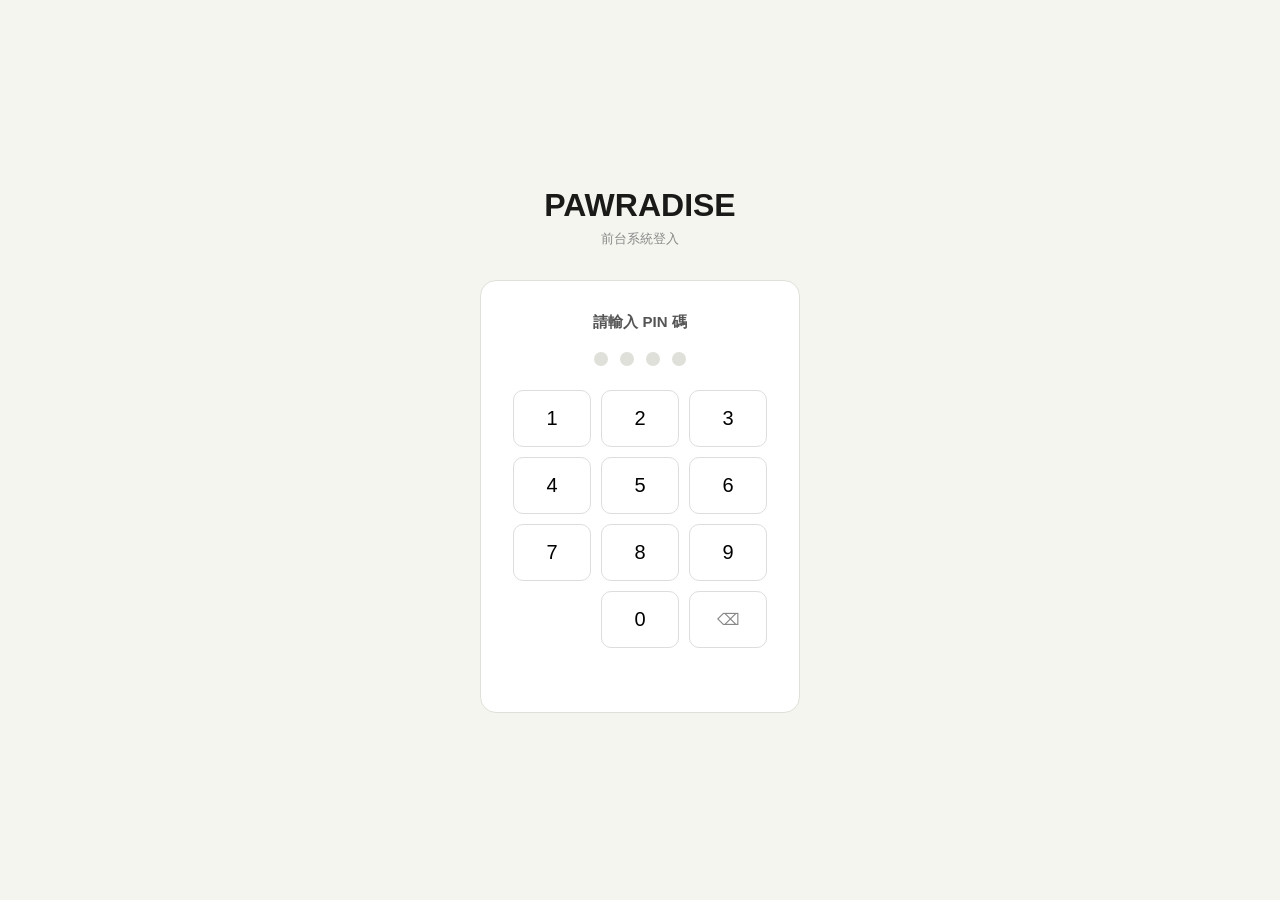
<file: pawradise-staff.html>
<!DOCTYPE html>
<html lang="zh-HK">
<head>
<meta charset="UTF-8">
<meta name="viewport" content="width=device-width, initial-scale=1.0">
<title>Pawradise · 前台系統</title>
<style>
*{box-sizing:border-box;margin:0;padding:0;}
body{font-family:-apple-system,BlinkMacSystemFont,'Segoe UI',sans-serif;background:#f5f5f0;color:#1a1a18;font-size:15px;min-height:100vh;}

/* ── PIN SCREEN ── */
.pin-screen{display:flex;flex-direction:column;align-items:center;justify-content:center;min-height:100vh;padding:2rem;}
.pin-screen.hidden{display:none;}
.pin-logo{font-size:32px;font-weight:800;margin-bottom:6px;}
.pin-sub{font-size:13px;color:#888;margin-bottom:2rem;}
.pin-box{background:#fff;border-radius:16px;padding:2rem;width:100%;max-width:320px;text-align:center;border:.5px solid #e0e0da;}
.pin-title{font-size:15px;font-weight:600;margin-bottom:1.25rem;color:#555;}
.pin-dots{display:flex;justify-content:center;gap:12px;margin-bottom:1.5rem;}
.pin-dot{width:14px;height:14px;border-radius:50%;background:#e0e0da;transition:background .15s;}
.pin-dot.filled{background:#1a1a18;}
.pin-pad{display:grid;grid-template-columns:repeat(3,1fr);gap:10px;}
.pin-key{padding:16px;font-size:20px;font-weight:500;border:.5px solid #ddd;border-radius:10px;cursor:pointer;background:#fff;transition:background .1s;}
.pin-key:hover{background:#f5f5f0;}
.pin-key:active{background:#e8e8e4;}
.pin-key.del{font-size:16px;color:#888;}
.pin-error{font-size:13px;color:#e24b4a;margin-top:12px;min-height:20px;}

/* ── MAIN SYSTEM ── */
.main-screen{display:none;}
.main-screen.show{display:block;}
.top-bar{display:flex;align-items:center;justify-content:space-between;padding:12px 16px;background:#fff;border-bottom:.5px solid #e8e8e4;position:sticky;top:0;z-index:10;}
.top-bar-title{font-size:15px;font-weight:600;}
.logout-btn{font-size:12px;color:#aaa;cursor:pointer;background:none;border:.5px solid #ddd;padding:4px 10px;border-radius:6px;}

.tabs{display:flex;background:#fff;border-bottom:.5px solid #eee;overflow-x:auto;}
.tab{padding:11px 20px;font-size:13px;font-weight:500;color:#888;cursor:pointer;border-bottom:2px solid transparent;white-space:nowrap;}
.tab.active{color:#1a1a18;border-bottom-color:#1a1a18;}
.panel{display:none;max-width:680px;margin:0 auto;padding:1.25rem 1rem 3rem;}
.panel.active{display:block;}

.sec{background:#fff;border-radius:12px;border:.5px solid #e0e0da;padding:1.25rem 1.5rem;margin-bottom:.75rem;}
.sec-label{font-size:11px;font-weight:600;letter-spacing:.07em;color:#888;text-transform:uppercase;margin-bottom:12px;}
.field{margin-bottom:10px;}
.field:last-child{margin-bottom:0;}
.field label{font-size:13px;color:#555;display:block;margin-bottom:4px;}
.r2{display:grid;grid-template-columns:1fr 1fr;gap:10px;}
.r3{display:grid;grid-template-columns:1fr 1fr 1fr;gap:10px;}
input[type=text],input[type=tel],input[type=number],input[type=date],input[type=datetime-local],select{width:100%;padding:8px 10px;border:.5px solid #ddd;border-radius:8px;font-size:14px;background:#fff;outline:none;-webkit-appearance:none;}
input:focus,select:focus{border-color:#1a1a18;}
input[readonly]{background:#f5f5f0;color:#555;}

.btn-search{padding:9px 18px;background:#1a1a18;color:#fff;border:none;border-radius:8px;font-size:13px;font-weight:500;cursor:pointer;}
.btn-search:hover{background:#333;}
.lookup-row{display:flex;gap:8px;}
.lookup-row input{flex:1;}
.found-bar{background:#eaf3de;color:#3b6d11;border-radius:8px;padding:8px 12px;font-size:13px;margin-top:8px;display:none;}
.hint{font-size:11px;color:#aaa;margin-top:3px;}

/* Client summary card */
.client-card{background:#f8f8f5;border-radius:10px;border:.5px solid #e8e8e4;padding:1rem 1.25rem;margin-top:10px;display:none;}
.client-card.show{display:block;}
.client-rows{display:grid;grid-template-columns:1fr 1fr 1fr;gap:8px;font-size:13px;}
.client-row label{font-size:11px;color:#aaa;display:block;margin-bottom:2px;}
.client-row span{font-weight:500;color:#1a1a18;}

/* Package cards */
.pkg-card{border-radius:10px;border:.5px solid #e8e8e4;padding:.75rem 1rem;margin-bottom:8px;cursor:pointer;transition:all .15s;}
.pkg-card:hover{border-color:#185fa5;}
.pkg-card.selected{border-color:#185fa5;background:#e6f1fb;}
.pkg-card-title{font-size:14px;font-weight:600;}
.pkg-card-sub{font-size:12px;color:#888;margin-top:2px;}

/* Price card */
.price-card{background:#f8f8f5;border-radius:10px;border:.5px solid #e8e8e4;padding:1rem 1.25rem;}
.price-row{display:flex;justify-content:space-between;font-size:13px;padding:5px 0;color:#666;border-bottom:.5px solid #f0f0ec;}
.price-row:last-child{border-bottom:none;}
.price-row.total{font-size:17px;font-weight:600;color:#1a1a18;border-top:1px solid #ddd;border-bottom:none;margin-top:6px;padding-top:10px;}
.price-row.disc{color:#3b6d11;}
.price-row.dc{color:#854f0b;}
.price-row.addon{color:#185fa5;}
.size-chip{font-size:11px;font-weight:600;padding:2px 8px;border-radius:99px;margin-right:6px;}
.chip-s{background:#eaf3de;color:#3b6d11;}
.chip-m{background:#e6f1fb;color:#185fa5;}
.chip-l{background:#faeeda;color:#854f0b;}
.chip-g{background:#fcebeb;color:#a32d2d;}

/* Addon section */
.addon-section{background:#f0f6ff;border-radius:10px;border:.5px solid #c5d9f5;padding:1rem 1.25rem;margin-bottom:.75rem;}
.addon-row{display:flex;align-items:center;gap:8px;margin-bottom:8px;font-size:13px;}
.addon-row:last-child{margin-bottom:0;}
.addon-label{min-width:90px;color:#555;font-weight:500;}
.section-divider{display:flex;align-items:center;gap:8px;margin:.75rem 0;}
.section-divider span{font-size:11px;font-weight:600;letter-spacing:.06em;color:#aaa;text-transform:uppercase;white-space:nowrap;}
.section-divider::before,.section-divider::after{content:'';flex:1;border-top:.5px solid #ddd;}

/* WA templates */
.wa-preview{background:#e9f5e1;border-radius:12px;padding:1rem 1.25rem;font-size:13px;line-height:1.8;white-space:pre-wrap;color:#1a1a18;border:.5px solid #c5e0b0;}
.copy-btn{font-size:12px;padding:6px 16px;cursor:pointer;border:.5px solid #ddd;border-radius:6px;background:#fff;margin-top:8px;}
.copy-btn:hover{background:#f5f5f0;}
.bal-display{background:#f0fff4;border:.5px solid #c5e0b0;border-radius:8px;padding:8px 12px;font-size:13px;margin-top:8px;display:none;}

@media(max-width:500px){.r2,.r3{grid-template-columns:1fr;}.client-rows{grid-template-columns:1fr 1fr;}}
</style>
</head>
<body>

<!-- ══ PIN SCREEN ══ -->
<div class="pin-screen" id="pinScreen">
  <div class="pin-logo">PAWRADISE</div>
  <div class="pin-sub">前台系統登入</div>
  <div class="pin-box">
    <div class="pin-title">請輸入 PIN 碼</div>
    <div class="pin-dots">
      <div class="pin-dot" id="d0"></div>
      <div class="pin-dot" id="d1"></div>
      <div class="pin-dot" id="d2"></div>
      <div class="pin-dot" id="d3"></div>
    </div>
    <div class="pin-pad">
      <button class="pin-key" onclick="pinKey('1')">1</button>
      <button class="pin-key" onclick="pinKey('2')">2</button>
      <button class="pin-key" onclick="pinKey('3')">3</button>
      <button class="pin-key" onclick="pinKey('4')">4</button>
      <button class="pin-key" onclick="pinKey('5')">5</button>
      <button class="pin-key" onclick="pinKey('6')">6</button>
      <button class="pin-key" onclick="pinKey('7')">7</button>
      <button class="pin-key" onclick="pinKey('8')">8</button>
      <button class="pin-key" onclick="pinKey('9')">9</button>
      <button class="pin-key" onclick="pinKey('')" style="visibility:hidden;"></button>
      <button class="pin-key" onclick="pinKey('0')">0</button>
      <button class="pin-key del" onclick="pinDel()">⌫</button>
    </div>
    <div class="pin-error" id="pinError"></div>
  </div>
</div>

<!-- ══ MAIN SYSTEM ══ -->
<div class="main-screen" id="mainScreen">
  <div class="top-bar">
    <div class="top-bar-title">前台系統</div>
    <button class="logout-btn" onclick="logout()">登出</button>
  </div>
  <div class="tabs">
    <div class="tab active" onclick="switchTab('lookup')">🔍 客戶查詢</div>
    <div class="tab" onclick="switchTab('pricing')">💰 計費</div>
    <div class="tab" onclick="switchTab('templates')">📤 WA Templates</div>
  </div>

  <!-- ── TAB: 客戶查詢 ── -->
  <div class="panel active" id="panel-lookup">
    <div class="sec">
      <div class="sec-label">🔍 搜尋客戶</div>
      <div class="lookup-row">
        <input type="tel" id="int-phone" placeholder="輸入 WhatsApp 號碼" maxlength="8" onkeydown="if(event.key==='Enter')intLookup()"/>
        <button class="btn-search" onclick="intLookup()">搜尋</button>
      </div>
      <div class="found-bar" id="int-found">✓ 找到記錄：<strong id="int-found-name"></strong></div>
      <div class="client-card" id="clientCard">
        <div class="client-rows">
          <div class="client-row"><label>毛孩</label><span id="cc-dog">—</span></div>
          <div class="client-row"><label>品種 / 體重</label><span id="cc-detail">—</span></div>
          <div class="client-row"><label>主人</label><span id="cc-owner">—</span></div>
          <div class="client-row"><label>WhatsApp</label><span id="cc-phone">—</span></div>
          <div class="client-row"><label>電郵</label><span id="cc-email">—</span></div>
          <div class="client-row"><label>性別 / 絕育</label><span id="cc-gender">—</span></div>
        </div>
      </div>
    </div>

    <!-- Package display -->
    <div class="sec" id="pkgSection" style="display:none;">
      <div class="sec-label">🎫 套票記錄</div>
      <div class="r2">
        <div class="field"><label>套票類型</label><input type="text" id="int-pkg-type" readonly/></div>
        <div class="field"><label>有效期至</label><input type="text" id="int-pkg-expiry" readonly/></div>
        <div class="field"><label>套票總值</label><input type="text" id="int-pkg-total" readonly/></div>
        <div class="field">
          <label>現有餘額 ($)</label>
          <input type="number" id="int-pkg-bal" placeholder="輸入最新餘額" onchange="updateBalDisplay()"/>
          <div class="bal-display" id="bal-display"></div>
        </div>
      </div>
    </div>

    <!-- Health/diet notes -->
    <div class="sec" id="notesSection" style="display:none;">
      <div class="sec-label">🩺 照顧備忘</div>
      <div class="field"><label>健康狀況</label><input type="text" id="int-health" readonly/></div>
      <div class="field"><label>飲食習慣</label><input type="text" id="int-diet" readonly/></div>
      <div class="field"><label>藥物需求</label><input type="text" id="int-meds" readonly/></div>
      <div class="field"><label>特別照顧</label><input type="text" id="int-notes" readonly/></div>
    </div>
  </div><!-- /panel-lookup -->

  <!-- ── TAB: 計費 ── -->
  <div class="panel" id="panel-pricing">
    <div class="sec">
      <div class="sec-label">💳 套票方案</div>
      <div class="pkg-card selected" id="pkg-normal" onclick="selectPkg('normal')">
        <div class="pkg-card-title">散單</div><div class="pkg-card-sub">按次收費，不使用套票</div>
      </div>
      <div class="pkg-card" id="pkg-8400" onclick="selectPkg('8400',8000,8400)">
        <div class="pkg-card-title">買 $8,000 送 $400 <span style="font-size:12px;color:#3b6d11;">→ 總值 $8,400</span></div>
        <div class="pkg-card-sub">有效期2年 · 可用於所有服務</div>
      </div>
      <div class="pkg-card" id="pkg-19400" onclick="selectPkg('19400',18000,19400)">
        <div class="pkg-card-title">買 $18,000 送 $1,400 <span style="font-size:12px;color:#3b6d11;">→ 總值 $19,400</span></div>
        <div class="pkg-card-sub">有效期2年 · 可用於所有服務</div>
      </div>
      <div class="pkg-card" id="pkg-30800" onclick="selectPkg('30800',28000,30800)">
        <div class="pkg-card-title">買 $28,000 送 $2,800 <span style="font-size:12px;color:#3b6d11;">→ 總值 $30,800</span></div>
        <div class="pkg-card-sub">有效期2年 · 可用於所有服務</div>
      </div>
      <div id="pkg-existing-wrap" style="display:none;margin-top:10px;">
        <div class="r2">
          <div class="field"><label>套票總值</label><input type="text" id="pkg-total-val" readonly style="font-weight:600;"/></div>
          <div class="field"><label>現有餘額 ($)</label>
            <input type="number" id="pkg-balance" placeholder="例：12500" onchange="calcAll()"/>
            <div style="font-size:12px;color:#3b6d11;margin-top:4px;" id="pkg-bal-note"></div>
          </div>
        </div>
      </div>
    </div>

    <div class="sec">
      <div class="sec-label">📋 住宿計費</div>
      <div class="r2">
        <div class="field"><label>Check-in</label><input type="datetime-local" id="int-ci" oninput="calcAll()"/></div>
        <div class="field"><label>Check-out</label><input type="datetime-local" id="int-co" oninput="calcAll()"/></div>
      </div>
      <div class="r2">
        <div class="field"><label>體重 (kg)</label><input type="number" id="int-w" placeholder="確認體重" step="0.1" oninput="calcAll()"/></div>
        <div class="field"><label>同房狗數</label>
          <select id="int-room" onchange="calcAll()">
            <option value="1">1隻</option><option value="2">2隻</option><option value="3">3隻</option>
          </select></div>
      </div>
    </div>

    <div class="addon-section">
      <div class="section-divider"><span>美容</span></div>
      <div class="addon-row">
        <span class="addon-label">美容類型</span>
        <select id="gr-type" onchange="calcGrooming()" style="flex:1;">
          <option value="none">不需要</option><option value="basic">Basic 基本</option><option value="fullset">Full Set 全套</option>
        </select>
      </div>
      <div id="gr-extra-row" style="display:none;">
        <div class="addon-row">
          <span class="addon-label">剪毛類型</span>
          <select id="gr-cut" onchange="calcGrooming()" style="flex:1;">
            <option value="none">不加剪毛</option><option value="razor">全剷剪毛</option>
            <option value="half">半手剪</option><option value="full">全手剪（Full Set only）</option>
          </select>
        </div>
        <div class="addon-row">
          <span class="addon-label">解結/去死毛</span>
          <input type="number" id="gr-dematting" placeholder="額外費用 $60–$520" style="flex:1;" onchange="calcAll()"/>
        </div>
      </div>
      <div class="addon-row" id="gr-price-row" style="display:none;">
        <span class="addon-label">美容小計</span>
        <strong id="gr-price-display" style="color:#185fa5;">$0</strong>
      </div>
      <div class="section-divider"><span>接送</span></div>
      <div class="addon-row">
        <span class="addon-label">接送類型</span>
        <select id="tr-type" onchange="updateTransport()" style="flex:1;">
          <option value="none">不需要</option><option value="pickup">接</option>
          <option value="dropoff">送</option><option value="both">接 + 送</option>
        </select>
      </div>
      <div id="tr-district-wrap" style="display:none;">
        <div class="addon-row">
          <span class="addon-label">地區</span>
          <select id="tr-district" onchange="calcTransportInt()" style="flex:1;">
            <option value="">選擇地區</option>
            <optgroup label="香港島">
              <option value="200">堅尼地城/西營盤</option><option value="190">灣仔/銅鑼灣</option>
              <option value="200">北角/太古城</option><option value="210">柴灣/小西灣</option>
              <option value="220">香港仔/數碼港</option><option value="260">淺水灣</option><option value="290">赤柱/石澳</option>
            </optgroup>
            <optgroup label="九龍">
              <option value="120">油尖旺/西九龍</option><option value="140">深水埗/長沙灣</option>
              <option value="160">九龍城/啟德</option><option value="190">黃大仙/鑽石山</option><option value="200">觀塘/藍田</option>
            </optgroup>
            <optgroup label="新界">
              <option value="190">荃灣/葵涌</option><option value="210">大圍/沙田</option>
              <option value="220">將軍澳/坑口</option><option value="270">大埔/馬鞍山</option>
              <option value="290">屯門</option><option value="350">元朗</option><option value="340">粉嶺/上水</option>
            </optgroup>
          </select>
        </div>
        <div class="addon-row">
          <span class="addon-label">接送小計</span>
          <strong id="tr-price-display" style="color:#185fa5;">$0</strong>
        </div>
      </div>
      <div class="section-divider"><span>學院課堂</span></div>
      <div class="addon-row">
        <span class="addon-label">堂數</span>
        <select id="ac-count" onchange="calcAll()" style="width:120px;">
          <option value="0">不需要</option>
          <option value="1">1 堂</option><option value="2">2 堂</option><option value="3">3 堂</option>
          <option value="4">4 堂</option><option value="5">5 堂</option><option value="6">6 堂</option>
        </select>
        <span style="font-size:12px;color:#888;margin-left:8px;">× $622</span>
        <strong id="ac-price-display" style="color:#185fa5;margin-left:auto;">$0</strong>
      </div>
    </div>

    <div class="sec">
      <div class="sec-label">💰 費用總覽</div>
      <div class="price-card" id="int-price">
        <div class="price-row" style="color:#aaa;font-style:italic;border:none;">填寫體重及日期後自動計算</div>
      </div>
    </div>

    <div class="sec">
      <div class="sec-label">🔗 生成 WhatsApp 訊息</div>
      <div style="display:flex;gap:8px;margin-bottom:12px;">
        <button onclick="genWA('new')" style="flex:1;padding:9px;font-size:13px;cursor:pointer;border:.5px solid #ddd;border-radius:8px;background:#fff;">新客 Form 連結</button>
        <button onclick="genWA('returning')" style="flex:1;padding:9px;font-size:13px;cursor:pointer;border:.5px solid #185fa5;border-radius:8px;background:#e6f1fb;color:#185fa5;">舊客連結</button>
      </div>
      <div id="gen-output" style="display:none;">
        <div class="field" style="margin-bottom:8px;"><label>連結</label>
          <input type="text" id="link-val" readonly style="font-size:12px;font-family:monospace;"/></div>
        <div class="field"><label>WhatsApp 訊息</label>
          <div class="wa-preview" id="wa-gen"></div></div>
        <button class="copy-btn" onclick="navigator.clipboard.writeText(document.getElementById('wa-gen').textContent)">📋 複製訊息</button>
      </div>
    </div>
  </div><!-- /panel-pricing -->

  <!-- ── TAB: WA Templates ── -->
  <div class="panel" id="panel-templates">
    <div class="sec">
      <div class="sec-label">📤 Template 1 — 報價確認</div>
      <div class="wa-preview">Hi [名字]，感謝查詢 Pawradise 🤍

今次預約報價如下：
🐾 [毛孩名字]（[品種] · [體重]kg）
📅 [Check-in] → [Check-out]（[X]晚）
🏨 住宿費用：$[金額]
[附加項目逐行列出]

💰 總費用：$[總金額]

請點擊以下連結完成登記：
👉 [form 連結]

如有任何問題歡迎隨時查詢 🙌🏻</div>
      <div style="font-size:12px;color:#aaa;margin-top:6px;">所有欄位由前台系統自動填入</div>
    </div>

    <div class="sec">
      <div class="sec-label">✅ Template 2 — 成功預約確認</div>
      <div class="wa-preview" id="tmpl2">🎉 預約成功！Thank you for choosing Pawradise 🤍

📋 預約詳情：
🐾 毛孩：[名字]
📅 Check-in：[日期時間]
📅 Check-out：[日期時間]
💰 Total：$[金額]
✅ 已收款

📍 地址：16-17/F, Stone Rise, 200 Nathan Road, TST
⏰ Check-in/out 時間：9am – 8pm
⚠️ 如 12pm 後離開將收取當日日托費用

入住前請查閱：
📋 寄養條款及細則：[連結]
🧳 入住準備須知：[連結]

期待見到 [毛孩名字] 🐶</div>
      <button class="copy-btn" onclick="navigator.clipboard.writeText(document.getElementById('tmpl2').textContent)">📋 複製</button>
    </div>

    <div class="sec">
      <div class="sec-label">🔔 Template 3 — 入住前一天提醒</div>
      <div class="wa-preview" id="tmpl3">Hi [名字] 🐾

提提你，[毛孩名字] 明天 [Check-in日期時間] Check-in！

📍 地址：16-17/F, Stone Rise, 200 Nathan Road, TST
🧳 入住準備須知：[連結]

如有任何問題歡迎隨時聯絡 🙌🏻</div>
      <button class="copy-btn" onclick="navigator.clipboard.writeText(document.getElementById('tmpl3').textContent)">📋 複製</button>
    </div>

    <div class="sec">
      <div class="sec-label">🎓 Template 4 — 學院課堂確認</div>
      <div class="wa-preview" id="tmpl4">Hi [名字] 🎓

感謝為 [毛孩名字] 報名 Pawradise 社交學院！

📋 課堂詳情：
📅 課堂：[課堂日期及時間]
🐾 毛孩：[名字]
💰 學費：$[金額]

📍 地址：16-17/F, Stone Rise, 200 Nathan Road, TST

請提前轉賬學費並 WhatsApp 付款截圖至 9459 6420。

期待見到 [毛孩名字] 🐾</div>
      <button class="copy-btn" onclick="navigator.clipboard.writeText(document.getElementById('tmpl4').textContent)">📋 複製</button>
    </div>
  </div><!-- /panel-templates -->

</div><!-- /main-screen -->

<script>
// ★ 請在此更改 PIN 碼（預設：1234）★
const CORRECT_PIN = '1234';

// Apps Script URL（與客戶表單共用）
const APPS_SCRIPT_URL = 'https://script.google.com/macros/s/AKfycbz3M2vUVloPLx4Z3Kx0z6pJ7ccR507PRZwe-yiEmHtp-URgPWHSlk6mfBDrqsHp7pisEg/exec';

const PRICING = {
  small:  { overnight:450, daycare:350 },
  medium: { overnight:520, daycare:420 },
  large:  { overnight:620, daycare:520 },
  giant:  { overnight:720, daycare:620 }
};
const GROOMING = {
  small:  { basic:480,  fullset:680,  razor:220, half:320, fullcut:450  },
  medium: { basic:680,  fullset:880,  razor:250, half:380, fullcut:520  },
  large:  { basic:880,  fullset:1080, razor:400, half:650, fullcut:880  },
  giant:  { basic:1080, fullset:1580, razor:600, half:780, fullcut:980  }
};
let currentPkg = 'normal';
let pinEntry = '';

function getSizeKey(w){ if(!w||w<=0)return null; if(w<8)return'small'; if(w<18)return'medium'; if(w<28)return'large'; return'giant'; }
function getSizeLabel(k){ return{small:'Small <8kg',medium:'Medium 8–17.9kg',large:'Large 18–27.9kg',giant:'Giant ≥28kg'}[k]||''; }
function getSizeChipClass(k){ return{small:'chip-s',medium:'chip-m',large:'chip-l',giant:'chip-g'}[k]||''; }

// ── PIN ──────────────────────────────────────────────────────────
function pinKey(n) {
  if (!n || pinEntry.length >= 4) return;
  pinEntry += n;
  updatePinDots();
  if (pinEntry.length === 4) {
    setTimeout(() => {
      if (pinEntry === CORRECT_PIN) {
        document.getElementById('pinScreen').classList.add('hidden');
        document.getElementById('mainScreen').classList.add('show');
      } else {
        document.getElementById('pinError').textContent = 'PIN 碼錯誤，請重試';
        pinEntry = '';
        updatePinDots();
      }
    }, 150);
  }
}
function pinDel() {
  pinEntry = pinEntry.slice(0, -1);
  document.getElementById('pinError').textContent = '';
  updatePinDots();
}
function updatePinDots() {
  for (let i = 0; i < 4; i++) {
    document.getElementById('d' + i).classList.toggle('filled', i < pinEntry.length);
  }
}
function logout() {
  pinEntry = '';
  updatePinDots();
  document.getElementById('pinError').textContent = '';
  document.getElementById('mainScreen').classList.remove('show');
  document.getElementById('pinScreen').classList.remove('hidden');
}

// ── TAB SWITCHING ────────────────────────────────────────────────
function switchTab(id) {
  document.querySelectorAll('.tab').forEach(t => t.classList.remove('active'));
  document.querySelectorAll('.panel').forEach(p => p.classList.remove('active'));
  event.currentTarget.classList.add('active');
  document.getElementById('panel-' + id).classList.add('active');
}

// ── CUSTOMER LOOKUP ──────────────────────────────────────────────
async function intLookup() {
  const phone = document.getElementById('int-phone').value.trim();
  if (!/^\d{8}$/.test(phone)) return;
  try {
    const res  = await fetch(`${APPS_SCRIPT_URL}?action=lookup&phone=${phone}`);
    const json = await res.json();
    if (json.found && json.data) {
      const d = json.data;
      document.getElementById('int-found-name').textContent = d.ownerName + ' / ' + d.dogName;
      document.getElementById('int-found').style.display = 'block';
      document.getElementById('cc-dog').textContent    = d.dogName || '—';
      document.getElementById('cc-detail').textContent = (d.breed||'') + ' · ' + (d.weight||'')+'kg';
      document.getElementById('cc-owner').textContent  = d.ownerName || '—';
      document.getElementById('cc-phone').textContent  = d.phone || '—';
      document.getElementById('cc-email').textContent  = d.email || '—';
      document.getElementById('cc-gender').textContent = (d.gender||'') + ' / ' + (d.neutered==='是'?'已絕育':'未絕育');
      document.getElementById('clientCard').classList.add('show');
      // Health notes
      document.getElementById('int-health').value = d.health || '';
      document.getElementById('int-diet').value   = d.diet   || '';
      document.getElementById('int-meds').value   = d.meds   || '';
      document.getElementById('int-notes').value  = d.notes  || '';
      document.getElementById('notesSection').style.display = 'block';
      // Package
      // [2026-07-26] 套票跟電話唔跟狗名：優先用後端 pkgPool（同電話 = 同一張、已剔除過期）；
      //              後端未 redeploy 冇 pkgPool 就跌返舊嘅單狗欄位。
      //              全部過期都要出 section（餘額顯示 0 + 提示過期額），唔可以靜靜隱藏。
      const pp = json.pkgPool;
      const pk = pp
        ? { type: pp.type||'',
            expiry: pp.expiry,
            total: Number(pp.total)>0 ? pp.total : Number(pp.expiredTotal)||0,
            balance: pp.balance, expiredBalance: Number(pp.expiredBalance)||0 }
        : { type: d.pkgType||'', expiry: d.pkgExpiry, total: d.pkgTotal, balance: d.pkgBalance, expiredBalance: 0 };
      if (pk.total && Number(pk.total) > 0) {
        document.getElementById('int-pkg-type').value   = pk.type;
        document.getElementById('int-pkg-expiry').value = pk.expiry || '';
        document.getElementById('int-pkg-total').value  = '$' + Number(pk.total).toLocaleString();
        document.getElementById('int-pkg-bal').value    = pk.balance || '';
        document.getElementById('pkgSection').style.display = 'block';
        updateBalDisplay(pk.expiredBalance);
      } else {
        _pkgExpiredBal = 0;
        document.getElementById('pkgSection').style.display = 'none';
      }
      // Pre-fill pricing tab weight
      document.getElementById('int-w').value = d.weight || '';
    } else {
      document.getElementById('int-found').style.display = 'none';
      document.getElementById('clientCard').classList.remove('show');
      document.getElementById('pkgSection').style.display = 'none';
      document.getElementById('notesSection').style.display = 'none';
    }
  } catch(e) {
    alert('查詢失敗，請檢查網絡連接');
  }
}

let _pkgExpiredBal = 0;   // [2026-07-26] 過期套票餘額（只提示，唔計入可用額）
function updateBalDisplay(expiredBal) {
  if (expiredBal !== undefined) _pkgExpiredBal = Number(expiredBal) || 0;
  const bal = parseInt(document.getElementById('int-pkg-bal').value) || 0;
  const exp = _pkgExpiredBal;
  const d = document.getElementById('bal-display');
  if (bal > 0 || exp > 0) {
    d.style.display = 'block';
    d.textContent = '可用套票餘額：$' + bal.toLocaleString()
      + (exp > 0 ? '（另有已過期 $' + exp.toLocaleString() + '，系統唔會自動扣）' : '');
  }
  else { d.style.display = 'none'; }
}

// ── PACKAGE SELECTION ────────────────────────────────────────────
function selectPkg(id, paid, total) {
  currentPkg = id;
  document.querySelectorAll('.pkg-card').forEach(c => c.classList.remove('selected'));
  document.getElementById('pkg-' + id).classList.add('selected');
  const wrap = document.getElementById('pkg-existing-wrap');
  if (id === 'normal') { wrap.style.display = 'none'; }
  else { wrap.style.display = 'block'; document.getElementById('pkg-total-val').value = '$' + total.toLocaleString(); }
  calcAll();
}

// ── GROOMING ─────────────────────────────────────────────────────
function calcGrooming() {
  const w = parseFloat(document.getElementById('int-w').value);
  const sk = getSizeKey(w);
  const grType = document.getElementById('gr-type').value;
  const extraRow = document.getElementById('gr-extra-row');
  const priceRow = document.getElementById('gr-price-row');
  if (grType === 'none') { extraRow.style.display='none'; priceRow.style.display='none'; calcAll(); return; }
  extraRow.style.display = 'block';
  if (!sk) { priceRow.style.display='none'; calcAll(); return; }
  const g = GROOMING[sk];
  const grCut = document.getElementById('gr-cut').value;
  const dm = parseFloat(document.getElementById('gr-dematting').value) || 0;
  let base = grType === 'basic' ? g.basic : g.fullset;
  let cutAdd = 0;
  if (grCut==='razor') cutAdd=g.razor;
  else if (grCut==='half') cutAdd=g.half;
  else if (grCut==='full'&&grType==='fullset') cutAdd=g.fullcut;
  const total = Math.round((base+cutAdd)*0.9) + dm;
  document.getElementById('gr-price-display').textContent = '$' + total;
  priceRow.style.display = 'flex';
  calcAll();
}
function updateTransport() {
  document.getElementById('tr-district-wrap').style.display =
    document.getElementById('tr-type').value === 'none' ? 'none' : 'block';
  calcTransportInt();
}
function calcTransportInt() {
  const trType = document.getElementById('tr-type').value;
  const dp = parseInt(document.getElementById('tr-district').value) || 0;
  const total = trType === 'both' ? dp*2 : dp;
  document.getElementById('tr-price-display').textContent = '$' + total;
  calcAll();
}

// ── MAIN PRICING CALC ─────────────────────────────────────────────
function calcAll() {
  const w    = parseFloat(document.getElementById('int-w').value);
  const ci   = document.getElementById('int-ci').value;
  const co   = document.getElementById('int-co').value;
  const room = parseInt(document.getElementById('int-room').value) || 1;
  const card = document.getElementById('int-price');
  if (!w||!ci||!co) { card.innerHTML='<div class="price-row" style="color:#aaa;font-style:italic;border:none;">填寫體重及日期後自動計算</div>'; return; }
  const sk = getSizeKey(w);
  if (!sk) return;
  const pd = PRICING[sk];
  const ciD=new Date(ci), coD=new Date(co);
  if (coD<=ciD) return;
  const nights = Math.floor((coD-ciD)/86400000);
  const lateOut = (coD.getHours()+coD.getMinutes()/60)>=12;
  const roomDisc = 1; // [2026-11-01] 取消 3 隻同房 9 折
  let disc=1, discLabel='';
  if (nights>=14){disc=0.95;discLabel='14晚以上 95折';}
  const base = nights*pd.overnight;
  const oTotal = Math.round(base*disc*roomDisc);
  // [2026-07-26] 14 晚以上折扣同樣適用於日托費（住宿相關全數 95 折；同房 9 折只計房費）
  const dcBase = lateOut?pd.daycare:0;
  const dcFee  = Math.round(dcBase*disc);

  let html = `<div class="price-row"><span><span class="size-chip ${getSizeChipClass(sk)}">${getSizeLabel(sk)}</span>過夜 ${nights}晚 × $${pd.overnight}</span><span>$${base}</span></div>`;
  if (disc<1||roomDisc<1) html+=`<div class="price-row disc"><span>${discLabel}</span><span>-$${base-oTotal}</span></div>`;
  if (lateOut) html+=`<div class="price-row dc"><span>日托${disc<1?' 95折':''}</span><span>+$${dcFee}</span></div>`;

  let addons=0;
  const grType=document.getElementById('gr-type').value;
  if (grType!=='none'&&sk) {
    const g=GROOMING[sk];
    const grCut=document.getElementById('gr-cut').value;
    const dm=parseFloat(document.getElementById('gr-dematting').value)||0;
    let grBase=grType==='basic'?g.basic:g.fullset;
    let cutAdd=0;
    if(grCut==='razor')cutAdd=g.razor;
    else if(grCut==='half')cutAdd=g.half;
    else if(grCut==='full'&&grType==='fullset')cutAdd=g.fullcut;
    const grTotal=Math.round((grBase+cutAdd)*0.9)+dm;
    html+=`<div class="price-row addon"><span>✂️ 美容</span><span>$${grTotal}</span></div>`;
    addons+=grTotal;
  }
  const trType=document.getElementById('tr-type').value;
  if (trType!=='none') {
    const dp=parseInt(document.getElementById('tr-district').value)||0;
    const trTotal=trType==='both'?dp*2:dp;
    if(trTotal>0){html+=`<div class="price-row addon"><span>🚗 接送</span><span>$${trTotal}</span></div>`;addons+=trTotal;}
  }
  const acCount=parseInt(document.getElementById('ac-count').value)||0;
  if(acCount>0){
    const acFee=acCount*622;
    html+=`<div class="price-row addon"><span>🎓 學院 ${acCount} 堂</span><span>$${acFee}</span></div>`;
    addons+=acFee;
    document.getElementById('ac-price-display').textContent='$'+acFee;
  } else { document.getElementById('ac-price-display').textContent='$0'; }

  const grand=oTotal+dcFee+addons;
  const bal=currentPkg!=='normal'?(parseInt(document.getElementById('pkg-balance').value)||0):0;
  if (bal>0) {
    const deduct=Math.min(bal,grand);
    html+=`<div class="price-row disc"><span>套票扣除</span><span>-$${deduct}</span></div>`;
    html+=`<div class="price-row total"><span>總金額</span><span>$${grand-deduct}</span></div>`;
    html+=`<div class="price-row" style="font-size:12px;color:#888;"><span>套票餘額（扣後）</span><span>$${bal-deduct}</span></div>`;
    document.getElementById('pkg-bal-note').textContent='扣除後餘額：$'+(bal-deduct).toLocaleString();
  } else {
    html+=`<div class="price-row total"><span>總金額</span><span>$${grand}</span></div>`;
    document.getElementById('pkg-bal-note').textContent='';
  }
  card.innerHTML=html;
}

// ── WA GENERATION ────────────────────────────────────────────────
function genWA(type) {
  const name  = document.getElementById('cc-owner')?.textContent || '[主人]';
  const dog   = document.getElementById('cc-dog')?.textContent   || '[毛孩]';
  const link  = type==='new'
    ? location.href.replace('staff','hotel-booking')
    : location.href.replace('staff','hotel-booking');
  document.getElementById('link-val').value = link;
  const msg = `Hi ${name}，感謝查詢 Pawradise 🤍\n\n請點擊以下連結完成登記：\n👉 ${link}\n\n如有任何問題歡迎隨時查詢 🙌🏻`;
  document.getElementById('wa-gen').textContent = msg;
  document.getElementById('gen-output').style.display = 'block';
}
</script>
</body>
</html>
</file>
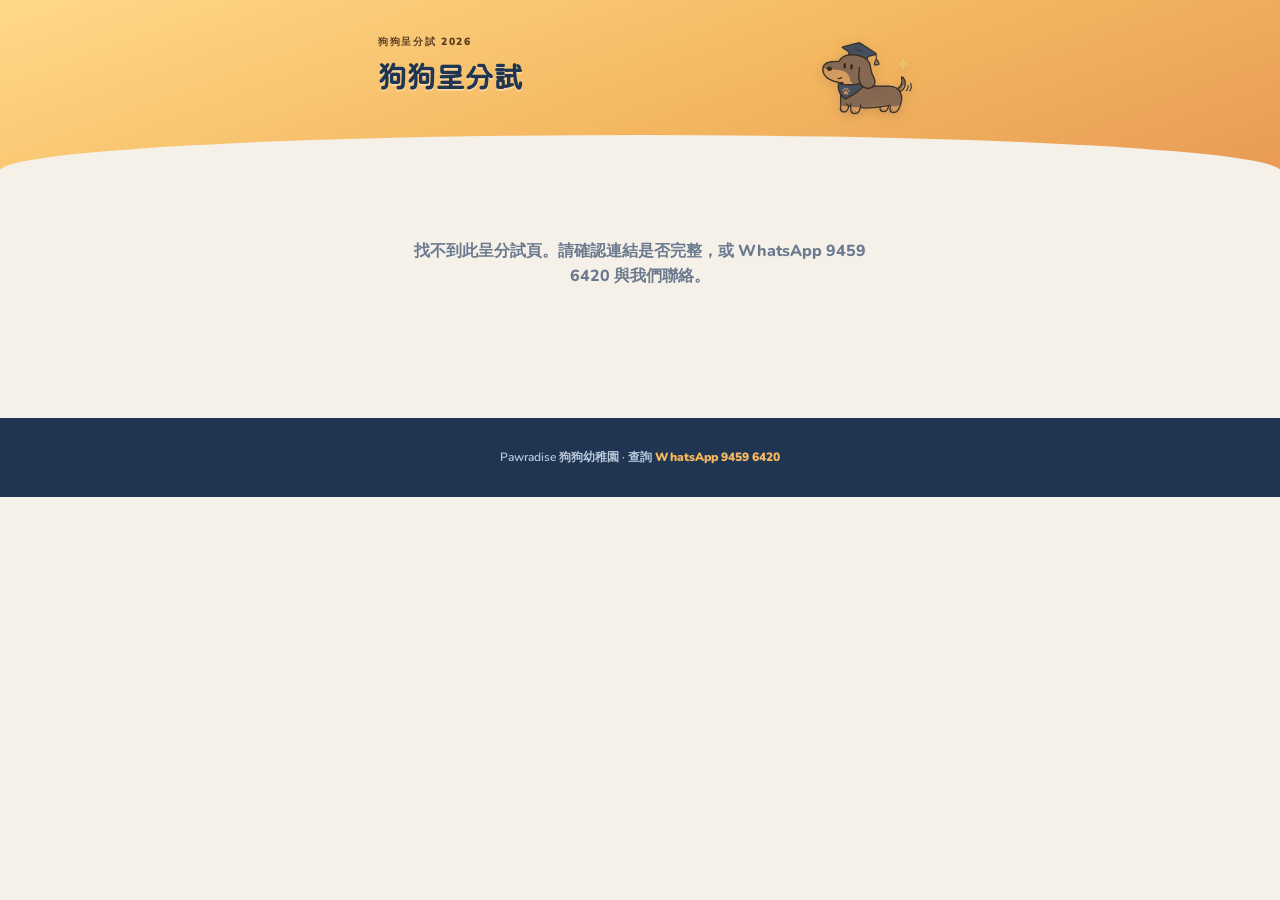
<file: grading/status.html>
<!DOCTYPE html>
<html lang="zh-Hant">
<head>
<meta charset="UTF-8">
<meta name="viewport" content="width=device-width, initial-scale=1.0">
<title>狗狗呈分試 2026</title>
<link rel="preconnect" href="https://fonts.googleapis.com">
<link href="https://fonts.googleapis.com/css2?family=Nunito:wght@400;600;700;800;900&family=Fredoka:wght@500;600;700&family=Huninn&display=swap" rel="stylesheet">
<style>
:root{
  --pw-navy:#2C4A6E; --pw-navy-deep:#1F3552; --pw-gold:#F4B860; --pw-gold-deep:#E08850;
  --pw-cream:#F5F0E8; --pw-cream-soft:#FAF5EE; --pw-cream-deep:#EDE6D8; --pw-paper:#FFF;
  --pw-ink:#1F3552; --pw-ink-soft:#2C4A6E; --pw-ink-mute:#6B7A8F; --pw-ink-faint:#A8B2C0;
  --pw-brown-deep:#5C3E27; --pw-heart:#EF6E6E; --pw-sniff:#6B8E3D;
  --pw-success:#15803D; --pw-success-bg:#DCFCE7; --pw-warn:#A16207; --pw-warn-bg:#FEF9C3;
  --r-sm:8px; --r-md:12px; --r-lg:18px; --r-xl:24px; --pill:999px;
  --shadow:0 4px 20px rgba(92,62,39,.12); --pop:0 12px 40px rgba(92,62,39,.20);
  --sans:'Nunito','Helvetica Neue',system-ui,sans-serif;
  --disp:'Fredoka','Huninn','Nunito',sans-serif;
}
*{margin:0;padding:0;box-sizing:border-box}
body{background:var(--pw-cream);color:var(--pw-ink-soft);font-family:var(--sans);line-height:1.55}
.wrap{max-width:560px;margin:0 auto;padding:0 18px 60px}
.top{background:linear-gradient(160deg,#FFD98A 0%,var(--pw-gold) 55%,var(--pw-gold-deep) 130%);color:var(--pw-navy-deep);padding:34px 0 66px;position:relative;overflow:hidden}
.top::after{content:"";position:absolute;left:0;right:0;bottom:-2px;height:36px;background:var(--pw-cream);border-radius:50% 50% 0 0/100% 100% 0 0}
.top .eyebrow{font-weight:900;font-size:.65rem;letter-spacing:.16em;color:var(--pw-brown-deep);text-transform:uppercase}
.top h1{font-family:var(--disp);font-weight:700;font-size:1.8rem;margin-top:6px;text-shadow:0 2px 0 rgba(255,255,255,.35)}
.top .sub{font-size:.78rem;font-weight:700;color:#7B4E22;margin-top:2px}
/* [2026-09-30 老闆要求] 右上角學士帽臘腸狗公仔；標題右邊留位唔好壓住 */
.top .wrap{position:relative}
.top .mascot{position:absolute;right:8px;top:8px;width:90px;height:auto;pointer-events:none;
  transform:scaleX(-1);filter:drop-shadow(0 3px 6px rgba(92,62,39,.18))}   /* 頭向左、同標題水平對齊 */
.top h1,.top .sub{padding-right:90px}
.card{background:var(--pw-paper);border-radius:var(--r-lg);box-shadow:var(--shadow);padding:20px;margin-top:16px}
.card h2{font-weight:900;font-size:1rem;color:var(--pw-ink);margin-bottom:12px}
.status-card{margin-top:-56px;position:relative;z-index:2;border-radius:var(--r-xl);box-shadow:var(--pop)}   /* [2026-09-30] 上移遮住黃白弧形交接位 */
.dog-row{display:flex;align-items:center;gap:14px}
.dog-ava{width:54px;height:54px;border-radius:50%;background:var(--pw-gold);display:flex;align-items:center;justify-content:center;font-size:1.6rem;box-shadow:inset 0 -3px 0 rgba(0,0,0,.1)}
.dog-name{font-family:var(--disp);font-weight:700;font-size:1.3rem;color:var(--pw-ink)}
.dog-meta{font-size:.72rem;font-weight:700;color:var(--pw-ink-mute)}
.pill{display:inline-block;font-size:.66rem;font-weight:900;border-radius:var(--pill);padding:4px 12px}
.pill-ok{background:var(--pw-success-bg);color:var(--pw-success)}
.pill-wait{background:var(--pw-warn-bg);color:var(--pw-warn)}
.school-line{margin-top:14px;background:linear-gradient(135deg,var(--pw-navy-deep),var(--pw-navy));color:#fff;border-radius:var(--r-md);padding:12px 16px;display:flex;gap:12px;align-items:center}
.school-line .s1{font-size:.6rem;font-weight:800;color:var(--pw-gold);letter-spacing:.1em}
.school-line .s2{font-family:var(--disp);font-weight:600;font-size:.98rem}
.info-grid{display:grid;grid-template-columns:1fr 1fr;gap:10px;margin-top:14px}
.info-cell{background:var(--pw-cream-soft);border-radius:var(--r-md);padding:10px 14px}
.info-cell .k{font-size:.6rem;font-weight:800;color:var(--pw-ink-faint);letter-spacing:.06em}
.info-cell .v{font-size:.82rem;font-weight:800;color:var(--pw-ink);margin-top:2px}
.count{display:flex;gap:10px;justify-content:center;margin-top:4px}
.count .c{background:var(--pw-navy-deep);color:#fff;border-radius:var(--r-md);padding:10px 0;width:70px;text-align:center}
.count .n{font-family:var(--disp);font-weight:700;font-size:1.4rem;color:var(--pw-gold)}
.count .l{font-size:.58rem;font-weight:800;color:#A9BBD2;letter-spacing:.08em}
.todo{display:flex;gap:10px;align-items:flex-start;background:var(--pw-warn-bg);border-radius:var(--r-sm);padding:10px 14px;font-size:.75rem;font-weight:700;color:var(--pw-warn)}
.note-list{font-size:.78rem;font-weight:600;color:var(--pw-ink-soft);line-height:1.8}
.how{display:flex;gap:12px;align-items:flex-start;padding:13px 0;border-bottom:1.5px dashed var(--pw-cream-deep)}
.how:last-child{border-bottom:none}
.how img{width:70px;height:70px;flex-shrink:0;margin-top:2px}
.how .nm{font-weight:900;font-size:.8rem;color:var(--pw-ink)}
.how .tx{font-size:.75rem;font-weight:600;color:var(--pw-ink-soft);line-height:1.7;margin-top:4px}
/* [2026-09-30 老闆定] 每個項目只考一個能力（跟〈遊戲規則與計分辦法〉：大風吹＝衝動控制／穿越誘惑＝人狗協作／尋寶奇兵＝環境適應能力） */
.how .dim{display:flex;flex-wrap:wrap;gap:5px;margin-top:5px}
.how .dim span{font-size:.62rem;font-weight:800;color:var(--pw-ink);background:var(--pw-cream-soft);
  border:1px solid var(--pw-cream-deep);border-radius:var(--pill);padding:2px 9px}
.how .dim span i{font-style:normal;font-weight:700;color:var(--pw-ink-faint);margin-left:4px;font-size:.56rem}
.how .pr{font-size:.68rem;font-weight:800;color:var(--pw-sniff);margin-top:5px}
.crop-mask{display:none;position:fixed;inset:0;background:rgba(31,53,82,.72);z-index:50;align-items:center;justify-content:center;padding:20px}
.crop-box{background:var(--pw-paper);border-radius:var(--r-xl);padding:20px;width:100%;max-width:330px;box-shadow:var(--pop)}
.crop-box h3{font-weight:900;font-size:.95rem;color:var(--pw-ink);text-align:center}
.crop-box .tip{font-size:.66rem;font-weight:700;color:var(--pw-ink-faint);text-align:center;margin-top:3px}
.crop-view{position:relative;width:260px;height:260px;margin:14px auto 0;border-radius:50%;overflow:hidden;background:var(--pw-cream-deep);touch-action:none;cursor:grab;box-shadow:inset 0 0 0 3px var(--pw-gold)}
.crop-view img{position:absolute;transform-origin:0 0;user-select:none;-webkit-user-drag:none;pointer-events:none}
.crop-zoom{width:100%;margin-top:14px;accent-color:var(--pw-gold-deep)}
.crop-btns{display:flex;gap:10px;margin-top:6px}
.crop-btns button{flex:1;height:44px;border:none;border-radius:var(--pill);font-family:inherit;font-weight:900;font-size:.85rem;cursor:pointer}
.btn-ok{background:var(--pw-gold);color:var(--pw-navy-deep)}
.btn-no{background:var(--pw-cream);color:var(--pw-ink-mute)}
.loading,.notfound{text-align:center;padding:70px 20px;font-weight:800;color:var(--pw-ink-mute)}
/* 成績區 */
.report{background:#FFFDF8;border:2.5px solid #E7C98F;border-radius:var(--r-lg);box-shadow:var(--shadow);padding:5px;margin-top:16px}
.report-in{border:1.5px solid #EDE0C8;border-radius:14px;padding:20px 18px 16px;position:relative}
.report-eb{font-family:var(--disp);font-weight:600;font-size:.62rem;color:#C98D2C;letter-spacing:.28em;text-align:center}
.report-t{font-family:var(--disp);font-weight:700;font-size:1.25rem;color:var(--pw-ink);text-align:center;margin-top:2px;letter-spacing:.16em}
.report-sub{font-size:.66rem;font-weight:700;color:var(--pw-ink-faint);text-align:center;margin-top:2px}
.ue-chip{display:inline-flex;align-items:center;gap:5px;margin-top:8px;background:#EDF3E2;color:var(--pw-sniff);border:1.5px solid #C6D9A8;font-size:.64rem;font-weight:900;border-radius:var(--pill);padding:5px 14px;letter-spacing:.04em}
.rrow{display:flex;align-items:center;gap:10px;padding:11px 0;border-bottom:1.5px dashed var(--pw-cream-deep)}
.rrow:last-child{border-bottom:none}
.rrow img{width:52px;height:52px;flex-shrink:0}
.rrow .mid{flex:1;min-width:0}
.rrow .nm{font-weight:800;font-size:.8rem;color:var(--pw-ink);white-space:nowrap;overflow:hidden;text-overflow:ellipsis}
.rrow .bar{height:7px;background:#F0E9DC;border-radius:var(--pill);overflow:hidden;margin-top:5px}
.rrow .bar i{display:block;height:100%;background:linear-gradient(90deg,var(--pw-gold),var(--pw-gold-deep));border-radius:var(--pill)}
.rrow .bn{font-size:.58rem;font-weight:700;color:var(--pw-sniff);margin-top:4px;line-height:1.5}
.rrow .rt{text-align:right;flex:0 0 44px}
.rrow .rt b{font-family:var(--disp);font-weight:700;font-size:1.3rem;color:var(--pw-gold-deep)}
.rrow .rt s{text-decoration:none;font-size:.62rem;font-weight:800;color:var(--pw-ink-faint)}
.report-foot{display:flex;justify-content:space-between;align-items:flex-end;gap:10px;margin-top:12px}
.report-foot .cm{font-size:.66rem;font-weight:700;color:var(--pw-ink-faint);line-height:1.7}
.seal{position:relative;width:70px;height:76px;transform:rotate(-8deg);flex-shrink:0}
.seal .ring{width:66px;height:66px;border-radius:50%;border:2.5px solid #C98D2C;box-shadow:0 0 0 1.5px #fff inset,0 0 0 4px rgba(201,141,44,.35);background:#FFFDF8;display:flex;align-items:center;justify-content:center;overflow:hidden}
.seal .ring img{width:50px;height:50px;object-fit:contain}
.seal .bd{position:absolute;left:50%;bottom:0;transform:translateX(-50%);background:var(--pw-navy-deep);color:var(--pw-gold);font-size:.5rem;font-weight:900;letter-spacing:.18em;border-radius:var(--pill);padding:2px 10px;white-space:nowrap}
.medal-card{position:relative;overflow:hidden;text-align:center;padding:22px 18px 18px}
.medal-card .cf{position:absolute;pointer-events:none;z-index:0}
.medal-card>*:not(.cf){position:relative;z-index:1}
.stat3{display:flex;gap:8px;margin-top:14px}
.stat3 div{flex:1;background:var(--pw-cream);border-radius:14px;padding:10px 4px}
.stat3 .k{font-size:.58rem;font-weight:800;color:var(--pw-ink-faint)}
.stat3 .v{font-family:var(--disp);font-weight:700;font-size:1.2rem;color:var(--pw-ink);margin-top:2px}
.stat3 .s{font-size:.54rem;font-weight:700;color:var(--pw-ink-mute)}
/* 技能亮點（2026-10-18 Erica 揀 A：分關列表＋星星） */
.ga{padding:12px 2px 10px;border-top:1px dashed var(--pw-cream-deep)}
.ga:first-child{border-top:none}
.ga-h{display:flex;align-items:center;gap:8px;font-weight:900;font-size:.8rem;color:var(--pw-ink)}
.ga-h img{width:28px;height:28px}
.ga-r{display:flex;align-items:center;gap:9px;font-size:.76rem;font-weight:800;color:var(--pw-ink);margin:7px 0 0 36px}
.ga-r .pt{margin-left:auto;font-family:var(--disp);font-weight:700;color:var(--pw-gold-deep);font-size:.8rem}
.ga-r.off{color:var(--pw-ink-faint)}
.board{margin-top:16px}
.board .bh{display:flex;align-items:center;justify-content:space-between;gap:10px}
.board .bt{font-family:var(--disp);font-weight:700;font-size:.95rem;color:var(--pw-ink)}
.board .bn2{font-size:.56rem;font-weight:800;color:var(--pw-ink-faint);text-align:right;line-height:1.4}
.brow{display:flex;align-items:center;gap:10px;font-size:.75rem;font-weight:800;color:var(--pw-ink);border-radius:10px;padding:6px 8px;border:1.5px solid transparent}
.brow.me{background:#FFF6E4;border:1.5px dashed var(--pw-gold)}
.brow .rk{width:24px;flex-shrink:0}
.brow .bd2{flex:1;min-width:0;overflow:hidden;text-overflow:ellipsis;white-space:nowrap}
.brow .vl{color:var(--pw-gold-deep);flex-shrink:0}
.pb-line{margin-top:10px;font-size:.72rem;font-weight:800;color:var(--pw-ink-soft);line-height:1.7}
.pb-line b{color:var(--pw-gold-deep)}
.pb-foot{margin-top:10px;font-size:.62rem;font-weight:800;color:var(--pw-ink-faint);line-height:1.6}
.board .rows{margin-top:10px;display:flex;flex-direction:column;gap:6px}
.board .soon{margin-top:10px;background:var(--pw-cream-soft);border:1.5px dashed var(--pw-cream-deep);border-radius:12px;padding:16px;text-align:center;font-size:.72rem;font-weight:700;color:var(--pw-ink-mute);line-height:1.7}
.grade-hero{text-align:center;padding:26px 20px}
.grade-name{font-family:var(--disp);font-weight:700;font-size:1.7rem;color:var(--pw-ink);margin-top:12px}
.grade-score{font-size:.85rem;font-weight:800;color:var(--pw-ink-mute)}
.score-row{margin-top:12px}
.score-row .head{display:flex;justify-content:space-between;font-size:.8rem;font-weight:800;color:var(--pw-ink)}
.score-row .pts{color:var(--pw-gold-deep)}
.score-bar{height:10px;background:var(--pw-cream-deep);border-radius:var(--pill);overflow:hidden;margin-top:5px}
.score-bar .f{height:100%;background:var(--pw-gold);border-radius:var(--pill)}
.skills{display:grid;grid-template-columns:1fr 1fr;gap:8px}
.skill{border-radius:var(--r-md);padding:10px 12px;font-size:.72rem;font-weight:800}
.skill .st{font-size:.6rem;letter-spacing:.05em}
.skill.on{background:var(--pw-success-bg);color:var(--pw-success)}
.skill.off{background:var(--pw-cream-soft);color:var(--pw-ink-mute);border:1.5px dashed var(--pw-cream-deep)}
.cert{background:linear-gradient(160deg,var(--pw-navy-deep),var(--pw-navy));border-radius:var(--r-lg);color:#fff;text-align:center;padding:30px 20px;margin-top:16px;box-shadow:var(--pop)}
.cert .c1{font-family:var(--disp);font-weight:600;font-size:.82rem;color:var(--pw-gold);letter-spacing:.2em;margin-top:6px}
.cert .c2{font-family:var(--disp);font-weight:700;font-size:1.9rem;margin-top:8px}
.cert .c3{font-size:.75rem;font-weight:700;color:#C9D6E6;margin-top:6px}
.cert .c4{display:inline-block;margin-top:14px;background:rgba(244,184,96,.15);border:1.5px solid var(--pw-gold);color:var(--pw-gold);font-weight:900;font-size:.8rem;border-radius:var(--pill);padding:8px 20px;letter-spacing:.3em;text-indent:.3em}
.save-hint{text-align:center;font-size:.66rem;font-weight:700;color:var(--pw-ink-faint);margin-top:8px}
.cta{display:flex;align-items:center;justify-content:center;gap:8px;height:48px;background:var(--pw-gold);color:var(--pw-navy-deep);border-radius:var(--pill);font-weight:900;font-size:.92rem;margin-top:12px;text-decoration:none;box-shadow:var(--shadow)}
#confirmedView,#resultView,#notFound{display:none}
/* 狗狗證：跟住狗狗一世嘅永久身分（C 款證件風，手機直度） */
#dogIdWrap{display:none;margin-top:16px}
/* 有狗狗證時，改由佢疊上 hero 弧線，白卡唔好再爬上嚟壓住 */
body.has-dogid #dogIdWrap{margin-top:-30px;position:relative;z-index:3}
body.has-dogid .status-card{margin-top:16px}
.idc{position:relative;overflow:hidden;border:2px solid #E0CFA8;border-radius:var(--r-xl);
  background:linear-gradient(150deg,#FFFDF7,#FBF3E4 62%,#F7E7C6);box-shadow:var(--shadow)}
.idc::before{content:"";position:absolute;inset:0;pointer-events:none;
  background-image:repeating-linear-gradient(135deg,rgba(201,141,44,.055) 0 2px,transparent 2px 9px)}
.idc-in{position:relative;padding:14px 16px 12px}
.idc-hd{display:flex;align-items:flex-start;gap:9px;border-bottom:1.5px solid rgba(201,141,44,.3);padding-bottom:10px}
.idc-hd img{width:46px;margin-top:-2px}
.idc-hd .t1{font-family:var(--disp);font-weight:700;font-size:.95rem;color:var(--pw-ink);line-height:1.15}
.idc-hd .t2{font-size:.53rem;font-weight:800;color:#A08A62;letter-spacing:.2em;margin-top:3px}
.idc-hd .rt{margin-left:auto;text-align:right}
.idc-hd .rt i{display:block;font-style:normal;font-size:.5rem;font-weight:900;color:#A08A62;letter-spacing:.16em}
.idc-hd .rt b{display:block;font-family:var(--disp);font-weight:700;font-size:.66rem;color:var(--pw-ink);letter-spacing:.06em;margin-top:1px}
.idc-hd .rt span{display:block;font-size:.5rem;font-weight:800;color:#A08A62;letter-spacing:.12em;margin-top:3px}
.idc-body{display:flex;gap:12px;margin-top:12px}
.idc-avawrap{flex-shrink:0}
.idc-avacap{text-align:center;font-size:.48rem;font-weight:900;color:#A08A62;letter-spacing:.16em;margin-top:4px}
.idc-ava{width:140px;height:166px;border:1.5px solid #E0CFA8;border-radius:4px;
  background:var(--pw-cream) center/cover no-repeat;display:flex;align-items:center;justify-content:center;font-size:2rem}
.idc-f{flex:1;min-width:0}
.idc-nm{font-family:var(--disp);font-weight:700;font-size:1.28rem;color:var(--pw-ink);line-height:1.12;word-break:break-word}
.idc-en{font-size:.6rem;font-weight:800;color:#A08A62;letter-spacing:.1em;margin-top:3px}
.idc-row{display:flex;align-items:baseline;gap:8px;padding:6px 0;border-bottom:1px solid rgba(160,138,98,.25)}
.idc-row:last-child{border-bottom:none}
/* [2026-09-29] 右欄窄（相片佔 140px）：標籤同數值改上下排，數值用返成欄闊度，唔會斷三行；英文品種另起一行，唔會凸出卡邊 */
.idc-f .idc-row{display:block;padding:5px 0}
.idc-f .idc-row .k{width:auto}
.idc-f .idc-row .v{margin-top:2px;word-break:break-word}
.idc-f .idc-row .v span{display:block;margin-top:1px}
.idc-row .k{width:112px;flex-shrink:0;font-size:.55rem;font-weight:900;color:#A08A62;letter-spacing:.08em}
.idc-row .v{font-size:.8rem;font-weight:900;color:var(--pw-ink)}
.idc-rect{margin-top:12px;border-top:1.5px dashed rgba(201,141,44,.45);padding-top:9px;font-size:.52rem;font-weight:900;color:#A08A62;letter-spacing:.16em}
.idc-rec{display:flex;margin-top:8px}
.idc-rec .c{flex:1;text-align:center}
.idc-rec .c .k{font-size:.53rem;font-weight:900;color:#A08A62;letter-spacing:.08em;line-height:1.5}
.idc-rec .c .k span{display:block;font-size:.44rem;letter-spacing:.14em;opacity:.8}
.idc-rec .c .v{font-family:var(--disp);font-weight:700;font-size:1rem;color:var(--pw-ink);margin-top:2px}
.idc-mrz{margin-top:11px;padding:8px 10px;background:#F2EADA;border:1px solid #E6D8BC;border-radius:var(--r-sm);
  font-family:var(--disp);font-weight:700;font-size:.56rem;color:#8A7458;letter-spacing:.1em;word-break:break-all;line-height:1.6}
.chip-add{margin-top:9px;background:var(--pw-cream-soft);border:1.5px dashed #E0CFA8;border-radius:var(--r-md);padding:9px 11px}
.chip-add .t{font-size:.62rem;font-weight:800;color:var(--pw-ink-soft);line-height:1.5}
.chip-add input{width:100%;margin-top:7px;padding:9px 11px;border:1.5px solid var(--pw-cream-deep);border-radius:var(--r-sm);
  font-family:var(--sans);font-size:.78rem;font-weight:700;color:var(--pw-ink);background:var(--pw-paper)}
.chip-add button{margin-top:7px;width:100%;padding:9px;border:none;border-radius:var(--pill);background:var(--pw-gold);
  font-family:var(--sans);font-weight:900;font-size:.72rem;color:var(--pw-ink);cursor:pointer}
.chip-msg{font-size:.6rem;font-weight:800;margin-top:6px}
</style>
</head>
<body>

<header class="top">
  <div class="wrap" style="padding-bottom:0">
    <!-- [2026-09-29 老闆定] 改名「xxx 的呈分試」：所有考試資料同成績都喺呢頁，唔再叫「同學頁」，免同學生專屬頁混淆 -->
    <img class="mascot" src="../assets/grading-mascot.png" alt="">
    <div class="eyebrow">狗狗呈分試 2026</div>
    <h1 id="pageTitle">狗狗呈分試</h1>
    <div class="sub" id="pageSub"></div>
  </div>
</header>

<div class="wrap">
  <div class="loading" id="loading">資料下載中，請稍候片刻</div>
  <div class="notfound" id="notFound">找不到此呈分試頁。請確認連結是否完整，或 WhatsApp 9459 6420 與我們聯絡。</div>

  <!-- 已確認（賽前） -->
  <div id="confirmedView">
    <div class="card status-card">
      <div class="dog-row">
        <div style="display:flex;flex-direction:column;align-items:center;gap:4px">
          <div class="dog-ava" id="dogAva" style="background-size:cover;background-position:center">🐶</div>
          <label style="font-size:.6rem;font-weight:800;color:var(--pw-navy,#2C4A6E);cursor:pointer">📷 換頭像<input type="file" id="avaInput" accept="image/*" style="display:none"></label>
        </div>
        <div style="flex:1">
          <div class="dog-name" id="dogName"></div>
          <div class="dog-meta" id="dogMeta"></div>
        </div>
        <span class="pill pill-ok" id="statusPill">✓ 報名已確認</span>
      </div>
      <div class="school-line">
        <svg width="24" height="24" viewBox="0 0 24 24" fill="none" stroke="#F4B860" stroke-width="1.9" stroke-linecap="round" stroke-linejoin="round"><path d="M3 21h18"/><path d="M5 21V8l7-5 7 5v13"/><path d="M10 21v-5a2 2 0 0 1 4 0v5"/></svg>
        <div><div class="s1">所屬組別</div><div class="s2" id="schoolName"></div></div>
      </div>
      <div class="info-grid">
        <div class="info-cell"><div class="k">場次</div><div class="v" id="sessLabel"></div></div>
        <div class="info-cell"><div class="k">日期</div><div class="v">10 月 24 日（六）</div></div>
        <div class="info-cell" style="grid-column:1/-1"><div class="k">報到時間</div><div class="v" id="sessTime"></div></div>
      </div>
      <!-- [2026-09-29 老闆定] 呈分試資料（DOG ID／晶片／首次參賽／出賽次數）同報名資料歸納喺同一張卡，品牌原本風格；
           狗狗證只喺學生專屬頁 -->
      <div class="info-grid" id="idGrid" style="display:none">
        <div class="info-cell"><div class="k">DOG ID 編號</div><div class="v" id="idcNo"></div></div>
        <div class="info-cell"><div class="k">晶片 MICROCHIP</div><div class="v" id="idcChip"></div></div>
        <div class="info-cell"><div class="k">首次參賽 SINCE</div><div class="v" id="idcSince"></div></div>
        <div class="info-cell"><div class="k">累積出賽 EVENTS</div><div class="v" id="idcEvents"></div></div>
      </div>
      <div class="chip-add" id="chipAdd" style="display:none">
        <div class="t">補填晶片編號，可為狗狗建立永久參賽編號，日後每屆成績都會累積在同一位狗狗同學名下。</div>
        <input type="text" id="chipInput" inputmode="numeric" placeholder="例如：900012345678901">
        <button id="chipBtn" onclick="saveChip()">儲存晶片編號</button>
        <div class="chip-msg" id="chipMsg"></div>
      </div>
    </div>

    <div class="card" style="text-align:center">
      <h2 style="margin-bottom:14px">距離狗狗呈分試還有</h2>
      <div class="count">
        <div class="c"><div class="n" id="cd-d">–</div><div class="l">日</div></div>
        <div class="c"><div class="n" id="cd-h">–</div><div class="l">小時</div></div>
        <div class="c"><div class="n" id="cd-m">–</div><div class="l">分鐘</div></div>
      </div>
    </div>

    <div class="card board" id="preBoard">
      <div class="bh"><div class="bt">犬種榮譽榜・10 月 24 日開榜</div><div class="bn2">總分累積<br>通往隊際盃 Team Cup</div></div>
      <div class="pb-line" id="pbLine"></div>
      <div id="pbRows"></div>
      <div class="pb-foot">分數會跨場、跨屆累積。同品種的朋友一起來，分數會加在一起。</div>
    </div>

    <div class="card" id="afterNote">
      <h2 style="margin-bottom:6px">賽後，這一頁會變成成績表</h2>
      <div class="note-list">當日完成三個項目後，這裡會出現三項分數、六項技能亮點、電子證書，以及你所屬品種在犬種榮譽榜上的位置。連結不變，用同一條就可以。</div>
    </div>

    <div class="card" id="vaccineTodo" style="display:none">
      <h2>待辦事項</h2>
      <div class="todo">📸 請以 WhatsApp 補交狗狗有效狗牌及疫苗針卡照片，完成最後確認（9459 6420）</div>
    </div>

    <div class="card">
      <h2 style="margin-bottom:2px">本屆三個指定項目・出發前先看一次</h2>
      <div style="font-size:.66rem;font-weight:700;color:var(--pw-ink-faint);margin-bottom:8px">三個項目不分先後，當日按現場安排輪流進行；每個項目開始前司儀都會再簡短講解</div>
      <div class="how">
        <img src="../assets/gt-level-1.png" alt="">
        <div><div class="nm">定力擂台大風吹</div>
        <div class="dim"><span>考核能力：衝動控制<i>Impulse Control</i></span></div>
        <div class="tx">開始前由家長帶狗狗到自己的小墊坐好，然後回到家長席。干擾會一回合比一回合升級——玩具滾過、零食出現、腳步經過。四腳離墊就完成這一關，坐得越久分數越高。</div>
        <div class="pr">家長角色：留在家長席，可以向狗狗發出 stay 等指令，但不可離開家長席範圍。</div></div>
      </div>
      <div class="how">
        <img src="../assets/gt-level-2.png" alt="">
        <div><div class="nm">穿越誘惑使命必達</div>
        <div class="dim"><span>考核能力：人狗協作<i>Human-Dog Cooperation</i></span></div>
        <div class="tx">狗狗從起點出發，穿過放滿零食與玩具的跑道，四腳跳入終點呼拉圈就完成任務。中途分了心不要緊，回到路上繼續就可以。</div>
        <div class="pr">家長角色：站在終點呼喚狗狗名字——只可以叫名字，不用手勢和零食。</div></div>
      </div>
      <div class="how">
        <img src="../assets/gt-level-3.png" alt="">
        <div><div class="nm">尋寶奇兵</div>
        <div class="dim"><span>考核能力：環境適應能力<i>Environmental Adaptability</i></span></div>
        <div class="tx">場內收藏了三份寶藏，限時兩分鐘，狗狗單憑鼻子逐一尋回。全程不用提示，自己找到會有加分。</div>
        <div class="pr">家長角色：在起點旁等候，把舞台交給狗狗自己發揮。</div></div>
      </div>
    </div>
    <div class="card">
      <h2>同學須知</h2>
      <div class="note-list">
        ・請於報到時間內完成報到（不設提早入場）<br>
        ・全程請使用拖繩，遊戲進行時由導師接手<br>
        ・觀賞其他同學進行遊戲時，請保持安靜<br>
        <span id="dressNote">・請為狗狗穿上校服出席——全場大合照統一造型<br></span>
        ・狗狗當日身體不適，請聯絡我們安排改期<br>
        ・如當日上午懸掛八號風球或黑色暴雨警告，活動將改期並另行通知
      </div>
    </div>
  </div>

  <!-- 賽後成績 -->
  <div id="resultView">
    <div class="report">
      <div class="report-in">
        <div class="report-eb">PAWRADISE</div>
        <div class="report-t">成 績 表</div>
        <div class="report-sub" id="reportSub"></div>
        <div style="text-align:center"><span class="ue-chip" id="ueChip" style="display:none">🧭 Ultimate Explorer</span></div>
        <div style="margin-top:8px" id="reportRows"></div>
        <div class="report-foot">
          <div class="cm" id="reportComment"></div>
          <div class="seal">
            <div class="ring"><img src="../assets/pawradise-crest.png" alt="Pawradise"></div>
            <div class="bd">2026 認證</div>
          </div>
        </div>
      </div>
    </div>

    <div class="card medal-card" id="medalCard">
      <div id="medalIcon"></div>
      <div class="grade-name" id="gradeName"></div>
      <div class="grade-score" id="gradeScore"></div>
      <div class="stat3">
        <div><div class="k">總分</div><div class="v" id="stTotal"></div><div class="s">三項合計</div></div>
        <div><div class="k">技能亮點</div><div class="v" id="stBadge"></div><div class="s" id="stBadgeSub"></div></div>
        <div><div class="k">參加場次</div><div class="v" id="stSess" style="font-size:.9rem;line-height:1.45"></div><div class="s">2026 首屆</div></div>
      </div>
    </div>

    <div class="card">
      <h2 style="text-align:center">技能亮點</h2>
      <div style="text-align:center;font-size:.64rem;font-weight:700;color:var(--pw-ink-faint);margin-top:-8px" id="wallSub"></div>
      <div id="skillGrid" style="margin-top:6px"></div>
    </div>
    <div class="card board" id="boardTotals">
      <div class="bh"><div class="bt">犬種榮譽榜</div><div class="bn2">總分累積<br>通往隊際盃・犬種組</div></div>
      <div id="btRows"></div>
    </div>
    <!-- 2026-10-17 Erica：平均實力榜暫停（基數細＋學院品種集中），保留結構日後重開 -->
    <div class="card board" id="boardAvg" style="display:none">
      <div class="bh"><div class="bt">平均實力榜</div><div class="bn2">每位同學平均分<br>品種累積滿 20 隻即加入</div></div>
      <div id="baRows"></div>
      <div style="font-size:.6rem;font-weight:800;color:var(--pw-ink-faint);margin-top:8px;line-height:1.6">罕見品種一樣有舞台——集齊 20 隻同伴，就可以一起上榜。</div>
    </div>
    <div class="cert">
      <div style="font-size:1.8rem">🎓</div>
      <div class="c1">PAWRADISE 狗狗呈分試 2026</div>
      <div class="c2" id="certName"></div>
      <div class="c3" id="certGroup"></div>
      <div class="c4" id="certGrade"></div>
    </div>
    <div class="save-hint">長按或截圖即可儲存分享你的電子證書</div>
    <a class="cta" id="photoBtn" href="#" target="_blank" rel="noopener" style="display:none"><svg width="20" height="20" viewBox="0 0 24 24" fill="none" stroke="#1F3552" stroke-width="2" stroke-linecap="round" stroke-linejoin="round"><rect x="3" y="6" width="18" height="14" rx="2.5"/><circle cx="12" cy="13" r="3.4"/><path d="M8 6l1.6-2.4h4.8L16 6"/></svg>查看活動相片</a>
    <div class="card" id="followUp"></div>
  </div>
</div>

<div class="crop-mask" id="cropMask">
  <div class="crop-box">
    <h3>調整頭像</h3>
    <div class="tip">拖動相片移位，下面拉桿調整大小</div>
    <div class="crop-view" id="cropView"><img id="cropImg" alt=""></div>
    <input class="crop-zoom" id="cropZoom" type="range" min="100" max="300" value="100">
    <div class="crop-btns">
      <button class="btn-no" onclick="closeCrop()">取消</button>
      <button class="btn-ok" id="cropOk" onclick="confirmCrop()">確定</button>
    </div>
  </div>
</div>

<footer style="background:var(--pw-navy-deep);color:#B9C7DA;text-align:center;padding:30px 20px;font-size:.75rem;font-weight:600">
  Pawradise 狗狗幼稚園 · 查詢 <a href="https://wa.me/85294596420" style="color:var(--pw-gold);font-weight:900;text-decoration:none">WhatsApp 9459 6420</a>
</footer>

<script>
// ====== 部署設定（deploy 時填，同 index.html 一致）======
var API_URL = 'https://script.google.com/macros/s/AKfycbwVzJhnMvs2o0aTjGx8jzSNyATIiBfkPjus2VN6beyw9clpUhjsQrK6PYqJX4CH7n3m/exec';
var EVENT_START = new Date(2026, 9, 24, 10, 0, 0);   // 10月=index 9；學院場開始時間，公開場下面按場次覆寫

var SKILLS = [
  '零食面前自主轉頭', '家長離開後自行安頓',
  '誘惑前自主轉頭', '首次呼喚即起步',
  '零提示自主完成尋寶', '全程持續聞嗅搜索'
];
var COURSES = ['定力課堂', '安定訓練', '自我控制課堂', '關係建立課堂', '獨立解難訓練', '嗅聞專注課堂'];

function el(id){ return document.getElementById(id); }

var token = new URLSearchParams(location.search).get('t');
if (!token || !API_URL) {
  el('loading').style.display = 'none';
  el('notFound').style.display = 'block';
} else {
  loadStatus(0);
}

// Google 轉址偶爾會失敗並回傳 HTML／空白（唔係「搵唔到」）——要重試，
// 唔可以一次失敗就話家長條連結無效。
function loadStatus(tries){
  fetch(API_URL + '?t=' + encodeURIComponent(token) + '&_=' + tries + '-' + (performance.now() | 0))
    .then(function(r){ return r.text(); })
    .then(function(txt){
      var d = null;
      try { d = JSON.parse(txt); } catch (e) { d = null; }
      if (d && d.ok) { render(d); return; }
      if (d && d.ok === false && d.error === 'not_found') { showNotFound(); return; }
      retryLoad(tries);
    })
    .catch(function(){ retryLoad(tries); });
}

function retryLoad(tries){
  if (tries < 3) {
    el('loading').textContent = '資料下載中，請稍候片刻（重試第 ' + (tries + 1) + ' 次）';
    setTimeout(function(){ loadStatus(tries + 1); }, 1500 + tries * 1500);
    return;
  }
  el('loading').style.display = 'none';
  el('notFound').innerHTML = '暫時載入不到呈分試頁。<br>請稍後重新整理此頁，或 WhatsApp 9459 6420 與我們聯絡。';
  el('notFound').style.display = 'block';
}

function showNotFound(){
  el('loading').style.display = 'none';
  el('notFound').style.display = 'block';
}

function render(d){
  el('loading').style.display = 'none';
  if (!d.ok) { showNotFound(); return; }

  el('pageTitle').textContent = d.dogName + ' 的呈分試';
  document.title = d.dogName + ' 的呈分試｜狗狗呈分試 2026';
  el('pageSub').textContent = '報名編號 ' + d.regNo;
  el('dogName').textContent = d.dogName;
  el('dogMeta').textContent = d.breed;
  el('schoolName').textContent = (d.breed !== '其他／混種' ? d.breed + ' · ' : '') + d.group;
  el('sessLabel').textContent = d.sessionLabel;
  el('sessTime').textContent = d.sessionTime;
  if (d.identity !== 'academy') el('dressNote').style.display = 'none';
  if (!d.vaccinated) el('vaccineTodo').style.display = 'block';
  if (d.status === '候補') {
    var pill = el('statusPill');
    pill.textContent = '候補中'; pill.className = 'pill pill-wait';
  }

  if (d.avatarUrl) { var av = el('dogAva'); av.textContent = ''; av.style.backgroundImage = 'url(' + d.avatarUrl + ')'; }
  el('avaInput').addEventListener('change', uploadAvatar);
  renderDogId(d);

  renderPreBoard(d);

  if (d.result) { renderResult(d); return; }

  el('confirmedView').style.display = 'block';
  if (d.sessionLabel.indexOf('公眾') !== -1) EVENT_START = new Date(2026, 9, 24, 15, 0, 0);
  tickCountdown(); setInterval(tickCountdown, 30000);
}


var CROP = { img: null, V: 260, base: 1, zoom: 1, x: 0, y: 0, drag: null };

function uploadAvatar(ev){
  var f = ev.target.files && ev.target.files[0];
  ev.target.value = '';
  if (!f) return;
  var img = new Image();
  img.onload = function(){ openCrop(img); };
  img.onerror = function(){ alert('讀取不到這張相片，請換一張再試。'); };
  img.src = URL.createObjectURL(f);
}

function openCrop(img){
  CROP.img = img;
  CROP.base = Math.max(CROP.V / img.width, CROP.V / img.height);
  CROP.zoom = 1;
  var ci = el('cropImg');
  ci.src = img.src;
  ci.style.width = img.width + 'px';
  ci.style.height = img.height + 'px';
  // 置中
  CROP.x = (CROP.V - img.width * CROP.base) / 2;
  CROP.y = (CROP.V - img.height * CROP.base) / 2;
  el('cropZoom').value = 100;
  applyCrop();
  el('cropMask').style.display = 'flex';
  bindCropDrag();
}

function scaleNow(){ return CROP.base * CROP.zoom; }

function clampCrop(){
  var sc = scaleNow();
  var w = CROP.img.width * sc, h = CROP.img.height * sc;
  CROP.x = Math.min(0, Math.max(CROP.V - w, CROP.x));
  CROP.y = Math.min(0, Math.max(CROP.V - h, CROP.y));
}

function applyCrop(){
  clampCrop();
  el('cropImg').style.transform = 'translate(' + CROP.x + 'px,' + CROP.y + 'px) scale(' + scaleNow() + ')';
}

function bindCropDrag(){
  var view = el('cropView');
  if (view.dataset.bound) return;
  view.dataset.bound = '1';
  function pt(e){ var t = e.touches ? e.touches[0] : e; return { x: t.clientX, y: t.clientY }; }
  function down(e){ CROP.drag = pt(e); CROP.dx = CROP.x; CROP.dy = CROP.y; }
  function move(e){
    if (!CROP.drag) return;
    e.preventDefault();
    var q = pt(e);
    CROP.x = CROP.dx + (q.x - CROP.drag.x);
    CROP.y = CROP.dy + (q.y - CROP.drag.y);
    applyCrop();
  }
  function up(){ CROP.drag = null; }
  view.addEventListener('mousedown', down);
  view.addEventListener('touchstart', down, { passive: true });
  window.addEventListener('mousemove', move);
  window.addEventListener('touchmove', move, { passive: false });
  window.addEventListener('mouseup', up);
  window.addEventListener('touchend', up);
  el('cropZoom').addEventListener('input', function(){
    var prev = scaleNow();
    CROP.zoom = parseInt(this.value, 10) / 100;
    var next = scaleNow();
    // 以中心為基準縮放，唔會跳位
    CROP.x = CROP.V / 2 - (CROP.V / 2 - CROP.x) * (next / prev);
    CROP.y = CROP.V / 2 - (CROP.V / 2 - CROP.y) * (next / prev);
    applyCrop();
  });
}

function closeCrop(){ el('cropMask').style.display = 'none'; CROP.img = null; }

function confirmCrop(){
  if (!CROP.img) return;
  var sc = scaleNow(), size = 256;
  var c = document.createElement('canvas');
  c.width = size; c.height = size;
  var ctx = c.getContext('2d');
  ctx.fillStyle = '#F5F0E8';
  ctx.fillRect(0, 0, size, size);
  ctx.drawImage(CROP.img, -CROP.x / sc, -CROP.y / sc, CROP.V / sc, CROP.V / sc, 0, 0, size, size);
  var dataUrl = c.toDataURL('image/jpeg', 0.82);
  var btn = el('cropOk');
  btn.disabled = true; btn.textContent = '上載中…';
  fetch(API_URL, { method: 'POST', headers: { 'Content-Type': 'text/plain;charset=utf-8' },
    body: JSON.stringify({ action: 'avatar', t: token, image: dataUrl }) })
    .then(function(r){ return r.text(); })
    .then(function(txt){
      var res = null;
      try { res = JSON.parse(txt); } catch (e) { res = null; }
      btn.disabled = false; btn.textContent = '確定';
      // 轉址失敗時後台其實多數已經存咗——照顯示新頭像，唔好嚇家長
      var av = el('dogAva');
      av.textContent = ''; av.style.backgroundImage = 'url(' + dataUrl + ')';
      closeCrop();
      if (res && res.ok === false && res.message) alert(res.message);
    })
    .catch(function(){
      btn.disabled = false; btn.textContent = '確定';
      alert('網絡連線異常，頭像可能未儲存，請稍後再試一次。');
    });
}

function tickCountdown(){
  var diff = EVENT_START - new Date();
  if (diff < 0) diff = 0;
  el('cd-d').textContent = Math.floor(diff / 86400000);
  el('cd-h').textContent = ('0' + Math.floor(diff % 86400000 / 3600000)).slice(-2);
  el('cd-m').textContent = ('0' + Math.floor(diff % 3600000 / 60000)).slice(-2);
}


// 中英對照：品種／組別／等級（目標全港性甚至海外，卡上一律雙語）
var BREED_EN = {"貴婦（玩具／迷你）": "Poodle (Toy / Miniature)", "松鼠狗": "Pomeranian", "芝娃娃": "Chihuahua", "約瑟爹利": "Yorkshire Terrier", "西施": "Shih Tzu", "馬爾濟斯": "Maltese", "比熊": "Bichon Frise", "八哥": "Pug", "臘腸": "Dachshund", "迷你史立莎": "Miniature Schnauzer", "西高地": "West Highland White Terrier", "北京狗": "Pekingese", "蝴蝶犬": "Papillon", "日本銀狐": "Japanese Spitz", "積羅素爹利": "Jack Russell Terrier", "迷你賓沙": "Miniature Pinscher", "意大利靈緹": "Italian Greyhound", "騎士查理王": "Cavalier King Charles Spaniel", "柴犬": "Shiba Inu", "哥基": "Welsh Corgi", "法國鬥牛犬": "French Bulldog", "比高": "Beagle", "貝靈頓": "Bedlington Terrier", "喜樂蒂": "Shetland Sheepdog", "沙皮": "Shar Pei", "英國老虎狗": "English Bulldog", "惠比特": "Whippet", "鬆獅": "Chow Chow", "英國史賓格": "English Springer Spaniel", "巴仙吉": "Basenji", "澳洲牧牛犬": "Australian Cattle Dog", "金毛尋回犬": "Golden Retriever", "拉布拉多": "Labrador Retriever", "哈士奇": "Siberian Husky", "西摩": "Samoyed", "德國牧羊犬": "German Shepherd", "邊境牧羊犬": "Border Collie", "澳洲牧羊犬": "Australian Shepherd", "秋田": "Akita Inu", "阿拉斯加": "Alaskan Malamute", "標準貴婦": "Standard Poodle", "唐狗": "Mongrel", "都柏文": "Dobermann", "洛威拿": "Rottweiler", "伯恩山": "Bernese Mountain Dog", "斑點狗": "Dalmatian", "威瑪": "Weimaraner", "大丹": "Great Dane", "大白熊": "Great Pyrenees", "聖伯納": "Saint Bernard", "紐芬蘭犬": "Newfoundland", "古代英國牧羊犬": "Old English Sheepdog", "蘇俄牧羊犬": "Borzoi", "拳師犬": "Boxer", "愛爾蘭雪達": "Irish Setter", "標準史立莎": "Standard Schnauzer", "巨型史立莎": "Giant Schnauzer", "貴婦混種（Maltipoo／Cavoodle 等）": "Poodle Mix (Maltipoo / Cavoodle)", "其他品種／混種": "Other / Mixed Breed"};
var GROUP_EN = { '小型犬組': 'SMALL', '中型犬組': 'MEDIUM', '大型犬組': 'LARGE', '導師評定': 'TO BE ASSESSED' };
var GRADE_EN = { '模範生': 'Distinction', '高材生': 'Merit', '好學生': 'Good', '潛力新星': 'Rising Star' };

// ── 狗狗證：永久身分（DOG ID／晶片／歷屆紀錄）──────────────
function renderDogId(d){
  if (!d.dogId) return;                      // 未分配編號就唔出
  // [2026-09-29 老闆定] 呈分試資料歸納入報名卡（品牌原本風格）；最佳總分／等級賽後喺成績表
  el('idGrid').style.display = 'grid';
  el('idcNo').textContent = d.dogId;
  el('idcChip').textContent = d.chipOnFile ? ('＊＊＊＊ ' + d.chipLast4) : '未提供';
  var ed = d.edition || { year: 2026, name: '第一屆' };
  var edEn = ed.no === 1 ? '1st' : (ed.no === 2 ? '2nd' : (ed.no === 3 ? '3rd' : ed.no + 'th'));
  el('idcSince').textContent = ed.year + '・' + ed.name + ' ' + edEn;
  var rec = d.record || { events: 0 };
  el('idcEvents').textContent = (rec.events || 1) + ' 次';
  if (!d.chipOnFile) el('chipAdd').style.display = 'block';
}

function saveChip(){
  var input = el('chipInput'), btn = el('chipBtn'), msg = el('chipMsg');
  var chip = String(input.value || '').replace(/\D/g, '');
  if (chip.length < 9 || chip.length > 15) {
    msg.style.color = 'var(--pw-heart)';
    msg.textContent = '晶片編號應為 9 至 15 位數字，請再核對一次。';
    return;
  }
  btn.disabled = true; btn.textContent = '儲存中⋯⋯';
  msg.style.color = 'var(--pw-ink-mute)'; msg.textContent = '';
  fetch(API_URL, { method: 'POST', headers: { 'Content-Type': 'text/plain;charset=utf-8' },
    body: JSON.stringify({ action: 'chip', t: token, chip: chip }) })
    .then(function(r){ return r.text(); })
    .then(function(txt){
      var res = null;
      try { res = JSON.parse(txt); } catch (e) { res = null; }
      btn.disabled = false; btn.textContent = '儲存晶片編號';
      // 轉址失敗時後台多數已經存咗——照顯示，唔好嚇家長
      el('idcChip').textContent = '＊＊＊＊ ' + chip.slice(-4);
      msg.style.color = 'var(--pw-success)';
      msg.textContent = (res && res.ok === false && res.message) ? res.message : '已儲存，多謝你。';
      if (!(res && res.ok === false)) setTimeout(function(){ el('chipAdd').style.display = 'none'; }, 1600);
    })
    .catch(function(){
      btn.disabled = false; btn.textContent = '儲存晶片編號';
      msg.style.color = 'var(--pw-heart)';
      msg.textContent = '網絡連線異常，請稍後再試一次。';
    });
}

// 賽前版積分榜：只講總分榜（只加不減，唔會有「拖低品種」嘅壓力）；
// 有往屆數據就出排名，首屆冇數據就出「0 分・尚未開榜」
function renderPreBoard(d){
  var b = d.boards || { published: false, totals: [] };
  el('pbLine').innerHTML = '當日 <b>' + escapeHtml(d.dogName) + '</b> 的分數，會計入「<b>' +
    escapeHtml(d.breed || '你的品種') + '</b>」名下。';
  if (!b.published || !b.totals.length) {
    // 開榜日之前：列出已報名嘅品種，分數全部 0；自己品種一定出現並highlight
    var pend = (b.pending || []).slice();
    if (d.breed && !pend.some(function(x){ return x.breed === d.breed; })) pend.unshift({ breed: d.breed, value: 0 });
    if (!pend.length) pend = [{ breed: d.breed || '你的品種', value: 0 }];
    var ph = '<div class="rows">';
    pend.forEach(function(row){
      var mine = row.breed === d.breed;
      ph += '<div class="brow' + (mine ? ' me' : '') + '"><span class="rk">🐾</span>' +
        '<span class="bd2">' + escapeHtml(row.breed) + '</span>' +
        '<span class="vl">0 分</span></div>';
    });
    el('pbRows').innerHTML = ph + '</div>' +
      '<div class="pb-foot" style="margin-top:8px">10 月 24 日是開榜日，現在每個品種都是 0 分——第一分，就由 ' +
      escapeHtml(d.dogName) + ' 開始。</div>';
    return;
  }
  var MEDALS = ['🥇', '🥈', '🥉'];
  var html = '<div class="rows">';
  b.totals.forEach(function(row, i){
    var me = row.breed === d.breed;
    html += '<div class="brow' + (me ? ' me' : '') + '"><span class="rk">' + (MEDALS[i] || (i + 1)) + '</span>' +
      '<span class="bd2">' + escapeHtml(row.breed) + '</span>' +
      '<span class="vl">' + row.value + ' 分</span></div>';
  });
  el('pbRows').innerHTML = html + '</div>';
}

function renderBoards(d){
  var b = d.boards || { published: false, totals: [], avg: [] };
  var MEDALS = ['🥇', '🥈', '🥉'];
  function paint(target, list, suffix){
    if (!b.published || !list.length) {
      el(target).innerHTML = '<div class="soon">首屆賽事尚未舉行，成績公佈後這裡會列出各犬種的排名。<br>' +
        (d.breed ? d.breed + ' 的分數，就由 ' + d.dogName + ' 開始累積。' : '') + '</div>';
      return;
    }
    var html = '<div class="rows">';
    list.forEach(function(row, i){
      var me = row.breed === d.breed;
      html += '<div class="brow' + (me ? ' me' : '') + '"><span class="rk">' + (MEDALS[i] || (i + 1)) + '</span>' +
        '<span class="bd2">' + escapeHtml(row.breed) + (me ? '（' + escapeHtml(d.dogName) + ' 在此）' : '') + '</span>' +
        '<span class="vl">' + row.value + suffix + '</span></div>';
    });
    el(target).innerHTML = html + '</div>';
  }
  paint('btRows', b.totals, ' 分');
  paint('baRows', b.avg, ' 分');
}

function escapeHtml(t){
  return String(t).replace(/[&<>"]/g, function(c){
    return { '&': '&amp;', '<': '&lt;', '>': '&gt;', '"': '&quot;' }[c];
  });
}

// 彩帶：等級越高越熱鬧（優才生最密）
function paintConfetti(grade){
  var n = (grade === '模範生' ? 26 : grade === '高材生' ? 15 : grade === '好學生' ? 9 : 5);
  var cols = ['#F4B860', '#F4A6B8', '#7FB2E5', '#A8C686', '#FFD98A'];
  var card = el('medalCard'), html = '';
  for (var i = 0; i < n; i++) {
    var left = i % 2 === 0;
    var x = 6 + ((i * 13) % 34);                 // 貼兩邊，唔壓中間啲字
    var y = 12 + ((i * 37) % 300);
    var c = cols[i % cols.length];
    var rot = ((i * 47) % 70) - 35;
    var sz = 7 + (i % 4);
    var op = 0.75 - (i % 4) * 0.06;
    var shape = (i % 3 === 0)
      ? '<rect x="7" y="1" width="10" height="22" rx="3"></rect>'
      : (i % 3 === 1 ? '<circle cx="12" cy="12" r="10"></circle>'
                     : '<path d="M12 2l2.4 6.9H21l-5.4 4.2 2 7L12 15.8 6.4 20l2-7L3 8.9h6.6z"></path>');
    html += '<svg class="cf" width="' + sz + '" height="' + sz + '" viewBox="0 0 24 24" fill="' + c +
      '" style="top:' + y + 'px;' + (left ? 'left:' : 'right:') + x + 'px;opacity:' + op +
      ';transform:rotate(' + rot + 'deg)">' + shape + '</svg>';
  }
  card.insertAdjacentHTML('afterbegin', html);
}

function medalSvg(grade){
  var c = grade === '模範生' ? ['#F0B94E', '#C98D2C'] :
          grade === '高材生' ? ['#C7CDD6', '#98A2B0'] :
          grade === '好學生' ? ['#CE9463', '#A06A40'] : null;
  if (!c) return '<svg width="72" height="72" viewBox="0 0 24 24" fill="none" stroke="#6B8E3D" stroke-width="1.6" stroke-linecap="round" stroke-linejoin="round"><path d="M12 22V9"/><path d="M12 9C12 5 9 3 5 3c0 4 3 6 7 6z"/><path d="M12 13c0-4 3-6 7-6 0 4-3 6-7 6z"/></svg>';
  return '<svg width="76" height="86" viewBox="0 0 48 54"><path d="M14 2h8l5 15-9 4z" fill="#2C4A6E"/><path d="M34 2h-8l-5 15 9 4z" fill="#4A7BAF"/><circle cx="24" cy="35" r="14" fill="' + c[0] + '"/><circle cx="24" cy="35" r="10.5" fill="none" stroke="' + c[1] + '" stroke-width="2"/><path d="M24 28l2.1 4.3 4.7.7-3.4 3.3.8 4.7-4.2-2.2-4.2 2.2.8-4.7-3.4-3.3 4.7-.7z" fill="#FFF" opacity=".9"/></svg>';
}

function renderResult(d){
  var r = d.result;
  el('resultView').style.display = 'block';
  el('medalIcon').innerHTML = medalSvg(r.grade);
  el('gradeName').innerHTML = escapeHtml(r.grade) + (GRADE_EN[r.grade] ? '<span style="display:block;font-size:.6rem;font-weight:900;color:var(--pw-ink-faint);letter-spacing:.14em;margin-top:2px">' + GRADE_EN[r.grade].toUpperCase() + '</span>' : '');
  el('gradeScore').textContent = r.medal || '';
  if (d.ultimateExplorer) el('ueChip').style.display = 'inline-flex';
  el('reportSub').textContent = '狗狗呈分試 2026 · ' + (d.breed !== '其他／混種' ? d.breed + ' · ' : '') + d.group;
  // [2026-09-29 老闆批 A] 賽後報名卡收埋 → 成績表頂補一行 DOG ID
  if (d.dogId) el('reportSub').insertAdjacentHTML('afterend',
    '<div class="report-sub" style="margin-top:2px">DOG ID ' + escapeHtml(d.dogId) + '・首次參賽 ' + ((d.edition && d.edition.year) || 2026) + '</div>');

  var GAMES = [
    { nm: '定力擂台大風吹', img: 'gt-level-1.png', base: r.g1, bon: [0, 1] },
    { nm: '穿越誘惑使命必達', img: 'gt-level-2.png', base: r.g2, bon: [2, 3] },
    { nm: '尋寶奇兵', img: 'gt-level-3.png', base: r.g3, bon: [4, 5] }
  ];
  var rows = '';
  GAMES.forEach(function(g){
    var add = 0, notes = [];
    g.bon.forEach(function(bi){ if (r.bonus[bi]) { add++; notes.push(SKILLS[bi] + ' +1'); } });
    var pts = g.base + add;
    rows += '<div class="rrow"><img src="../assets/' + g.img + '" alt="">' +
      '<div class="mid"><div class="nm">' + g.nm + '</div>' +
      '<div class="bar"><i style="width:' + Math.round(pts / 7 * 100) + '%"></i></div>' +
      (notes.length ? '<div class="bn">' + notes.join('・') + '</div>' : '') + '</div>' +
      '<div class="rt"><b>' + pts + '</b><s> / 7</s></div></div>';
  });
  el('reportRows').innerHTML = rows;
  el('reportComment').innerHTML = r.comment
    ? '導師評語：<br>' + escapeHtml(r.comment)
    : '導師評語將於下一堂親自交付。';

  var unlocked = r.bonus.filter(Boolean).length;
  el('stTotal').innerHTML = r.total + '<span style="font-size:.7rem;color:var(--pw-ink-faint)"> / 21</span>';
  el('stBadge').textContent = unlocked;
  el('stBadgeSub').textContent = unlocked === 6 ? '全部做到' : '共 6 項';
  el('stSess').textContent = String(d.sessionLabel || '').replace('上晝', '').replace('下晝', '');
  paintConfetti(r.grade);

  renderBoards(d);
  el('wallSub').textContent = '做到 ' + unlocked + ' / 6 —— 每一項亮點都可以在課堂繼續練習';
  // 2026-10-18 Erica：技能亮點＝分關列表＋星星（「勳章」只留畀學生頁能力勳章／活動限定勳章）
  var STAR = 'M12 2.8l2.75 5.6 6.15.9-4.45 4.35 1.05 6.12L12 16.87l-5.5 2.9 1.05-6.12L3.1 9.3l6.15-.9z';
  var hl = '';
  GAMES.forEach(function(g){
    hl += '<div class="ga"><div class="ga-h"><img src="../assets/' + g.img + '" alt="">' + g.nm + '</div>';
    g.bon.forEach(function(i){
      var on = r.bonus[i];
      hl += '<div class="ga-r' + (on ? '' : ' off') + '"><svg width="18" height="18" viewBox="0 0 24 24" stroke-linejoin="round"' +
        (on ? ' fill="var(--pw-gold)" stroke="var(--pw-gold)" stroke-width="2.2" style="filter:drop-shadow(0 2px 4px rgba(92,62,39,.2))"'
            : ' fill="#F3EDE2" stroke="#CBBFA8" stroke-width="1.5"') +
        '><path d="' + STAR + '"></path></svg>' + SKILLS[i] + (on ? '<span class="pt">+1</span>' : '') + '</div>';
    });
    hl += '</div>';
  });
  el('skillGrid').innerHTML = hl;

  el('certName').textContent = d.dogName;
  el('certGroup').textContent = (d.breed !== '其他／混種' ? d.breed + ' · ' : '') + d.group;
  el('certGrade').textContent = r.grade;
  if (d.photoUrl) { var pb = el('photoBtn'); pb.href = d.photoUrl; pb.style.display = 'flex'; }
  el('followUp').innerHTML = d.identity === 'academy'
    ? '<h2>下一步</h2><p style="font-size:.82rem;font-weight:600">' + d.dogName + ' 的詳細評估報告已交由導師準備。導師會在下一堂恆常課堂，逐項講解表現亮點與在家練習方向——不用另約時間。</p><a class="cta" href="https://wa.me/85294596420" target="_blank" rel="noopener">有任何疑問可 WhatsApp 聯絡</a>'
    : '<h2>下一步</h2><p style="font-size:.82rem;font-weight:600">憑此頁預約你的新同學見面禮：S1 狗狗幼稚園一天常規課堂。導師會當日交付詳細評估報告，並根據 ' + d.dogName + ' 的特質度身訂造專屬練習建議。</p><a class="cta" href="https://wa.me/85294596420" target="_blank" rel="noopener">WhatsApp 預約課堂日子</a>';
}
</script>
</body>
</html>
</file>
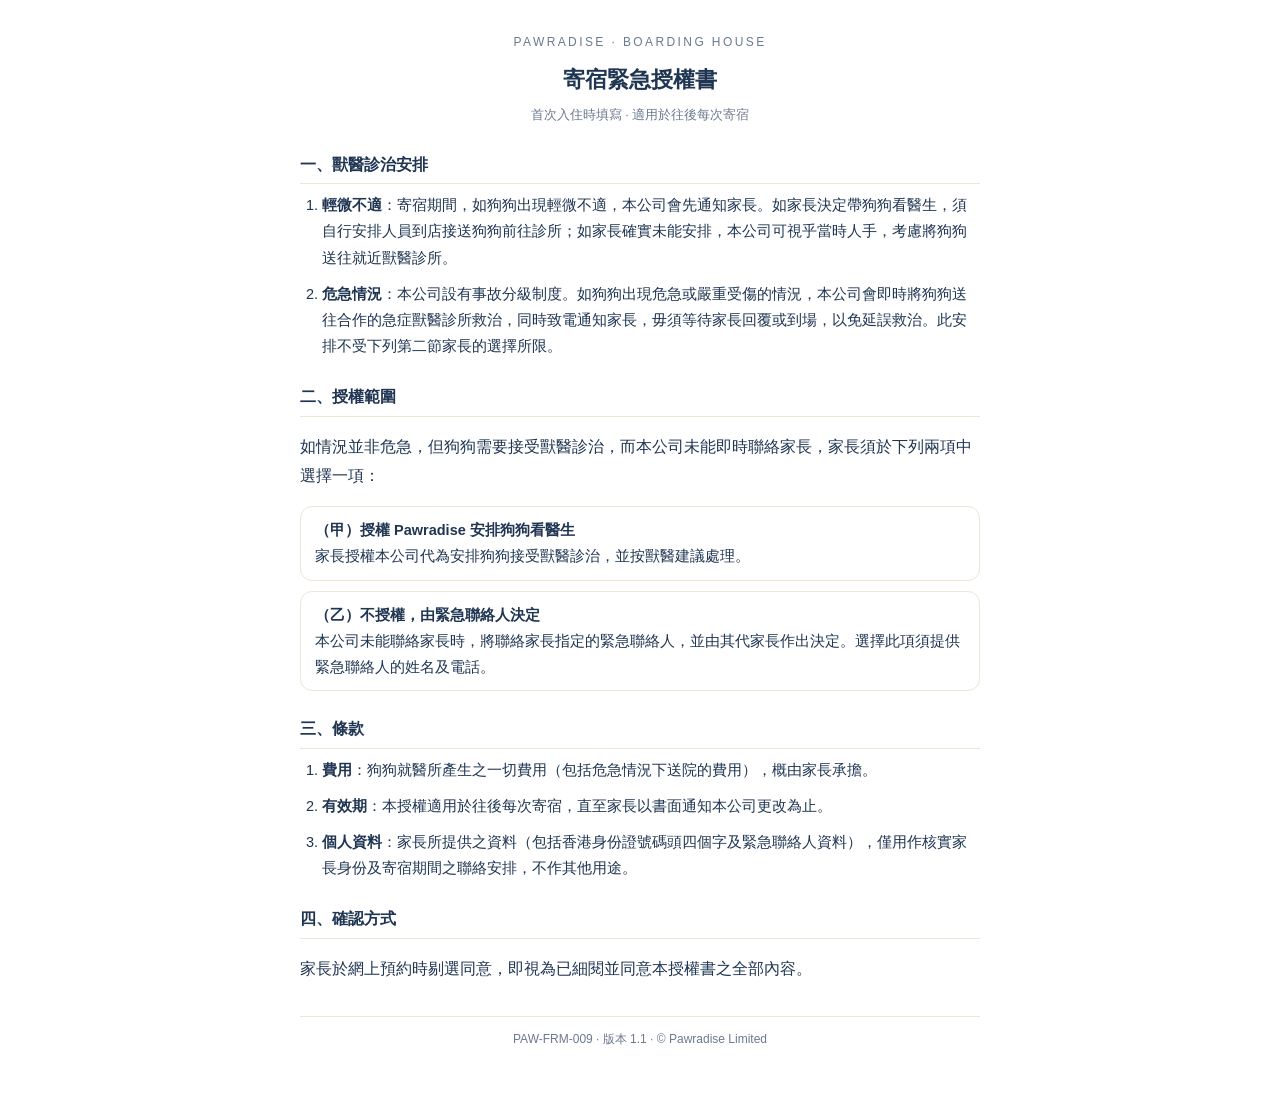
<file: assets/terms/emergency-consent.html>
<!doctype html>
<html lang="zh-HK">
<head>
<meta charset="utf-8">
<meta name="viewport" content="width=device-width, initial-scale=1">
<title>寄宿緊急授權書 · Pawradise</title>
<link rel="stylesheet" href="../../pawradise-tokens.css">
<style>
  body{margin:0;background:var(--pw-paper);color:var(--pw-ink);font-family:"Noto Sans HK",-apple-system,"PingFang HK",sans-serif;line-height:1.8;}
  .wrap{max-width:680px;margin:0 auto;padding:32px 20px 48px;}
  .brand{font-size:12px;letter-spacing:.2em;color:var(--pw-ink-mute);text-align:center;}
  h1{font-size:22px;text-align:center;margin:6px 0 4px;color:var(--pw-navy-deep);}
  .sub{text-align:center;font-size:13px;color:var(--pw-ink-mute);margin:0 0 24px;}
  h2{font-size:16px;margin:24px 0 8px;padding-bottom:4px;border-bottom:1px solid var(--pw-cream-deep);color:var(--pw-navy-deep);}
  ol{padding-left:22px;margin:0;}
  li{margin:0 0 10px;font-size:14.5px;}
  .opt{border:1px solid var(--pw-cream-deep);border-radius:var(--pw-r-md,10px);padding:10px 14px;margin:0 0 10px;font-size:14.5px;}
  .opt b{display:block;}
  .foot{margin-top:32px;font-size:12px;color:var(--pw-ink-mute);text-align:center;border-top:1px solid var(--pw-cream-deep);padding-top:12px;}
</style>
</head>
<body>
<div class="wrap">
  <div class="brand">PAWRADISE · BOARDING HOUSE</div>
  <h1>寄宿緊急授權書</h1>
  <p class="sub">首次入住時填寫 · 適用於往後每次寄宿</p>

  <h2>一、獸醫診治安排</h2>
  <ol>
    <li><b>輕微不適</b>：寄宿期間，如狗狗出現輕微不適，本公司會先通知家長。如家長決定帶狗狗看醫生，須自行安排人員到店接送狗狗前往診所；如家長確實未能安排，本公司可視乎當時人手，考慮將狗狗送往就近獸醫診所。</li>
    <li><b>危急情況</b>：本公司設有事故分級制度。如狗狗出現危急或嚴重受傷的情況，本公司會即時將狗狗送往合作的急症獸醫診所救治，同時致電通知家長，毋須等待家長回覆或到場，以免延誤救治。此安排不受下列第二節家長的選擇所限。</li>
  </ol>

  <h2>二、授權範圍</h2>
  <p>如情況並非危急，但狗狗需要接受獸醫診治，而本公司未能即時聯絡家長，家長須於下列兩項中選擇一項：</p>
  <div class="opt"><b>（甲）授權 Pawradise 安排狗狗看醫生</b>家長授權本公司代為安排狗狗接受獸醫診治，並按獸醫建議處理。</div>
  <div class="opt"><b>（乙）不授權，由緊急聯絡人決定</b>本公司未能聯絡家長時，將聯絡家長指定的緊急聯絡人，並由其代家長作出決定。選擇此項須提供緊急聯絡人的姓名及電話。</div>

  <h2>三、條款</h2>
  <ol>
    <li><b>費用</b>：狗狗就醫所產生之一切費用（包括危急情況下送院的費用），概由家長承擔。</li>
    <li><b>有效期</b>：本授權適用於往後每次寄宿，直至家長以書面通知本公司更改為止。</li>
    <li><b>個人資料</b>：家長所提供之資料（包括香港身份證號碼頭四個字及緊急聯絡人資料），僅用作核實家長身份及寄宿期間之聯絡安排，不作其他用途。</li>
  </ol>

  <h2>四、確認方式</h2>
  <p>家長於網上預約時剔選同意，即視為已細閱並同意本授權書之全部內容。</p>

  <div class="foot">PAW-FRM-009 · 版本 1.1 · © Pawradise Limited</div>
</div>
</body>
</html>
</file>
<file: pawradise-tokens.css>
/* Pawradise Design System — Colors & Type
 * Sources: Pawradise crest logo (gold + navy), DAKI Pet Academy mascot
 * sheet (cream + warm brown + orange), and the S1 Game Library web app
 * (Nunito + warm cream surface + category accent palette).
 */

@import url('https://fonts.googleapis.com/css2?family=Nunito:wght@400;500;600;700;800;900&family=Fredoka:wght@500;600;700&family=Cormorant+Garamond:wght@500;600;700&display=swap');

:root {
  /* --- Brand core ---------------------------------------------------- */
  --pw-navy:        #2C4A6E; /* deep, professional teal-navy from crest field & UI primary */
  --pw-navy-deep:   #1F3552; /* logo outer outline, headings on cream */
  --pw-navy-light:  #4A7BAF; /* hover/secondary, link blue */
  --pw-gold:        #F4B860; /* mascot/dog+cat fill, primary accent */
  --pw-gold-deep:   #E08850; /* Daki tan, hover state for gold */
  --pw-cream:       #F5F0E8; /* the canvas — main app surface */
  --pw-cream-soft:  #FAF5EE; /* mood-tag / inner surfaces */
  --pw-cream-deep:  #EDE6D8; /* dividers / quiet borders on cream */
  --pw-paper:       #FFFFFF; /* card surface */
  --pw-ink:         #1F3552; /* primary copy — logo navy deep */
  --pw-ink-soft:    #2C4A6E; /* body — logo navy */
  --pw-ink-mute:    #6B7A8F; /* secondary — cool gray w/ navy hint */
  --pw-ink-faint:   #A8B2C0; /* meta, captions */
  --pw-ink-ghost:   #C8D0DA; /* labels in cream zones */

  /* --- DAKI mascot palette ------------------------------------------ */
  --pw-brown:       #7B5538; /* dachshund body */
  --pw-brown-deep:  #5C3E27; /* outline */
  --pw-tan:         #D9994A; /* mascot belly + ears */
  --pw-heart:       #EF6E6E; /* heart prop */
  /* [2026-09-28] 品牌插畫色板（線條狗／勳章）。只做底色、勳章、分類色塊；
     喺 cream 上做字對比度唔夠（sage 3.06／dusty 2.18／terracotta 2.39），字一律用 navy。
     terracotta 同 danger 相近，唔好用嚟表示錯誤。 */
  --pw-sage:        #7C8F76;
  --pw-dusty-blue:  #8FA7C4;
  --pw-terracotta:  #D98877;

  /* --- Category accents (from S1 game library) ---------------------- */
  --pw-cat-sniff:   #6B8E3D; /* sage / olive green — sniffing games (warmer, brand-friendly) */
  --pw-cat-lick:    #FF8C42; /* orange — licking */
  --pw-cat-puzzle:  #0E7490; /* deep teal — puzzles (cool intellectual counterpoint) */
  --pw-cat-frozen:  #60A5FA; /* ice blue — frozen */
  --pw-cat-explore: #3B82F6; /* primary blue — exploration */
  --pw-cat-bond:    #F4A6B8; /* light pink — human/dog bonding (soft, warm, mascot-friendly) */

  /* --- Semantic / status -------------------------------------------- */
  --pw-success:     #15803D;  --pw-success-bg: #DCFCE7;
  --pw-warn:        #A16207;  --pw-warn-bg:    #FEF9C3;
  --pw-danger:      #B91C1C;  --pw-danger-bg:  #FEE2E2;
  --pw-info:        #1D4ED8;  --pw-info-bg:    #DBEAFE;
  --pw-violet:      #6D28D9;  --pw-violet-bg:  #EDE9FE;

  /* --- Spatial -------------------------------------------------------- */
  --pw-r-xs: 6px;   /* tiny pills, level badges */
  --pw-r-sm: 8px;   /* mood tag, warn box */
  --pw-r-md: 12px;  /* inputs, illus frame */
  --pw-r-lg: 18px;  /* cards (--card-r in source) */
  --pw-r-xl: 24px;  /* hero panels */
  --pw-r-pill: 999px;

  --pw-space-1: 4px;
  --pw-space-2: 8px;
  --pw-space-3: 12px;
  --pw-space-4: 16px;
  --pw-space-5: 24px;
  --pw-space-6: 32px;
  --pw-space-7: 48px;

  /* --- Elevation ------------------------------------------------------ */
  --pw-shadow-card:   0 4px 20px rgba(92, 62, 39, 0.12);
  --pw-shadow-hover:  0 8px 28px rgba(92, 62, 39, 0.18);
  --pw-shadow-header: 0 2px 16px rgba(44, 28, 16, 0.28);
  --pw-shadow-pop:    0 12px 40px rgba(92, 62, 39, 0.20);
  --pw-shadow-inset:  inset 0 0 0 1.5px var(--pw-cream-deep);

  /* --- Border standards ---------------------------------------------- */
  --pw-stroke: 1.5px;        /* default hair-line on cream */
  --pw-stroke-focus: 2px;    /* inputs / chips */

  /* --- Type system --------------------------------------------------- */
  --pw-font-sans:    'Nunito', 'Helvetica Neue', system-ui, sans-serif;
  --pw-font-display: 'Fredoka', 'Nunito', sans-serif;          /* mascot/wordmark vibe */
  --pw-font-serif:   'Cormorant Garamond', Georgia, serif;     /* for crest banner / quotes */

  /* Headings always deep navy or ink, weight ≥800 */
  --pw-leading-tight: 1.2;
  --pw-leading-snug:  1.35;
  --pw-leading-body:  1.55;
  --pw-leading-loose: 1.7;
}

/* ------ Semantic type roles -------------------------------------------
 * Apply on elements directly. Sizes use rem; assume 16px root. */

.pw-display {
  font-family: var(--pw-font-display);
  font-weight: 700;
  font-size: clamp(2.4rem, 4vw, 3.5rem);
  line-height: var(--pw-leading-tight);
  color: var(--pw-navy-deep);
  letter-spacing: -0.01em;
}
.pw-h1 { font-family: var(--pw-font-sans); font-weight: 900; font-size: 2rem;    line-height: 1.2;  color: var(--pw-ink); }
.pw-h2 { font-family: var(--pw-font-sans); font-weight: 900; font-size: 1.5rem;  line-height: 1.25; color: var(--pw-ink); }
.pw-h3 { font-family: var(--pw-font-sans); font-weight: 800; font-size: 1.125rem;line-height: 1.3;  color: var(--pw-ink); }
.pw-h4 { font-family: var(--pw-font-sans); font-weight: 800; font-size: 0.875rem;line-height: 1.3;  color: var(--pw-ink); }

.pw-body  { font-family: var(--pw-font-sans); font-weight: 500; font-size: 0.875rem; line-height: var(--pw-leading-body); color: var(--pw-ink-soft); }
.pw-small { font-family: var(--pw-font-sans); font-weight: 600; font-size: 0.75rem;  line-height: var(--pw-leading-snug); color: var(--pw-ink-mute); }
.pw-meta  { font-family: var(--pw-font-sans); font-weight: 700; font-size: 0.6875rem;line-height: 1.3; color: var(--pw-ink-faint); }
.pw-eyebrow {
  font-family: var(--pw-font-sans);
  font-weight: 900;
  font-size: 0.625rem;
  letter-spacing: 0.06em;
  text-transform: uppercase;
  color: var(--pw-ink-ghost);
}
.pw-banner {
  font-family: var(--pw-font-serif);
  font-weight: 700;
  letter-spacing: 0.18em;
  text-transform: uppercase;
  color: var(--pw-gold);
  text-shadow: 0 2px 0 var(--pw-navy-deep);
}

/* ------ Reusable surfaces --------------------------------------------- */
.pw-card {
  background: var(--pw-paper);
  border-radius: var(--pw-r-lg);
  box-shadow: var(--pw-shadow-card);
  overflow: hidden;
  transition: transform .22s ease, box-shadow .22s ease;
}
.pw-card:hover {
  transform: translateY(-3px);
  box-shadow: var(--pw-shadow-hover);
}

.pw-canvas { background: var(--pw-cream); color: var(--pw-ink-soft); font-family: var(--pw-font-sans); }
</file>
<file: pawradise.css>
/* ============================================================
   Pawradise — branded booking platform component layer
   Built on pawradise-tokens.css (the design-system vars).
   Mobile-first. No emoji — icons are hand-drawn 2px SVG.
   ============================================================ */

*{box-sizing:border-box;margin:0;padding:0;}

body{
  font-family:var(--pw-font-sans);
  background:var(--pw-cream);
  color:var(--pw-ink-soft);
  font-size:15px;
  -webkit-font-smoothing:antialiased;
  text-rendering:optimizeLegibility;
}

/* ---- ICONS ---------------------------------------------------- */
.ico{width:20px;height:20px;flex-shrink:0;display:inline-block;vertical-align:middle;
  stroke:currentColor;stroke-width:1.9;stroke-linecap:round;stroke-linejoin:round;fill:none;}
.ico-sm{width:16px;height:16px;stroke-width:2;}
.ico-lg{width:26px;height:26px;}

/* ---- HEADER (navy, sticky) ------------------------------------ */
.pw-header{
  position:sticky;top:0;z-index:50;
  background:var(--pw-gold);
  box-shadow:var(--pw-shadow-header);
  display:flex;align-items:center;gap:12px;
  padding:11px 16px;
}
.pw-header .back{
  display:inline-flex;align-items:center;gap:5px;
  color:rgba(31,53,82,.72);text-decoration:none;
  font-size:13px;font-weight:800;flex-shrink:0;
  padding:6px 6px 6px 0;transition:color .15s;
}
.pw-header .back:hover{color:var(--pw-navy-deep);}
.pw-header .crest{
  width:48px;height:48px;border-radius:50%;overflow:hidden;flex-shrink:0;
  background:#fff;border:2px solid rgba(31,53,82,.18);
  display:flex;align-items:center;justify-content:center;
}
.pw-header .crest img{width:100%;height:100%;object-fit:contain;padding:3px;}
.pw-header .htitle{display:flex;flex-direction:column;line-height:1.15;min-width:0;}
.pw-header .htitle b{font-size:15px;font-weight:900;color:var(--pw-navy-deep);letter-spacing:.01em;}
.pw-header .htitle span{font-size:11px;font-weight:700;color:rgba(31,53,82,.6);margin-top:2px;}
.pw-header .spacer{flex:1;}
.pw-wordmark{font-family:var(--pw-font-display);font-weight:700;font-size:16px;
  letter-spacing:.04em;color:var(--pw-gold);}

/* ---- LAYOUT --------------------------------------------------- */
.container{max-width:640px;margin:0 auto;padding:18px 16px 56px;}

/* ---- SECTION CARD --------------------------------------------- */
.sec{
  background:var(--pw-paper);
  border-radius:var(--pw-r-lg);
  box-shadow:var(--pw-shadow-card);
  padding:18px 20px;
  margin-bottom:14px;
}
.sec-label{
  display:flex;align-items:center;gap:9px;
  font-size:11px;font-weight:900;letter-spacing:.07em;text-transform:uppercase;
  color:var(--pw-ink-mute);margin-bottom:15px;
}
.sec-label .ico{width:17px;height:17px;color:var(--pw-navy);stroke-width:2;}
.sec-label .req-note{margin-left:auto;font-size:10px;font-weight:700;letter-spacing:0;
  text-transform:none;color:var(--pw-ink-faint);}

/* ---- FIELDS --------------------------------------------------- */
.field{margin-bottom:13px;}
.field:last-child{margin-bottom:0;}
.field>label{display:block;font-size:13px;font-weight:700;color:var(--pw-ink-soft);margin-bottom:5px;}
.req{color:var(--pw-danger);font-weight:800;}
.r2{display:grid;grid-template-columns:1fr 1fr;gap:11px;}
.r3{display:grid;grid-template-columns:1fr 1fr 1fr;gap:11px;}

input[type=text],input[type=tel],input[type=email],input[type=number],
input[type=date],input[type=datetime-local],select,textarea{
  width:100%;padding:10px 12px;
  border:var(--pw-stroke) solid var(--pw-cream-deep);
  border-radius:var(--pw-r-md);
  font-family:var(--pw-font-sans);font-size:14px;font-weight:600;
  background:var(--pw-paper);color:var(--pw-ink);
  outline:none;-webkit-appearance:none;appearance:none;
  transition:border-color .15s,box-shadow .15s;
}
input::placeholder,textarea::placeholder{color:var(--pw-ink-faint);font-weight:600;}
input:focus,select:focus,textarea:focus{
  border-color:var(--pw-navy-light);
  box-shadow:0 0 0 3px rgba(74,123,175,.14);
}
input[readonly],textarea[readonly]{background:var(--pw-cream-soft);color:var(--pw-ink-mute);}
input.prefilled,select.prefilled,textarea.prefilled{
  background:#F4F1E9;color:var(--pw-navy-deep);border-color:var(--pw-gold);
}
textarea{resize:vertical;min-height:60px;line-height:1.55;}
select{
  background-image:url("data:image/svg+xml,%3Csvg xmlns='http://www.w3.org/2000/svg' width='16' height='16' viewBox='0 0 24 24' fill='none' stroke='%232C4A6E' stroke-width='2.2' stroke-linecap='round' stroke-linejoin='round'%3E%3Cpath d='M6 9l6 6 6-6'/%3E%3C/svg%3E");
  background-repeat:no-repeat;background-position:right 11px center;padding-right:34px;
}
.hint{font-size:11px;font-weight:600;color:var(--pw-ink-faint);margin-top:4px;}
.err-msg{font-size:12px;font-weight:700;color:var(--pw-danger);margin-top:5px;display:none;}
.err-msg.show{display:block;}
input.error,select.error{border-color:var(--pw-danger);box-shadow:0 0 0 3px rgba(185,28,28,.12);}

/* ---- BUTTONS -------------------------------------------------- */
.btn-search{
  display:inline-flex;align-items:center;gap:6px;
  padding:10px 18px;background:var(--pw-navy);color:#fff;border:none;
  border-radius:var(--pw-r-md);font-family:var(--pw-font-sans);
  font-size:13px;font-weight:800;cursor:pointer;white-space:nowrap;
  transition:background .15s,transform .1s;
}
.btn-search:hover{background:var(--pw-navy-deep);}
.btn-search:active{transform:scale(.97);}
.btn-primary{
  display:flex;align-items:center;justify-content:center;gap:8px;width:100%;
  background:var(--pw-navy);color:#fff;border:none;border-radius:var(--pw-r-md);
  padding:14px 24px;font-family:var(--pw-font-sans);font-size:15px;font-weight:800;
  cursor:pointer;margin-top:6px;box-shadow:0 4px 16px rgba(44,74,110,.28);
  transition:background .15s,transform .1s,box-shadow .15s;
}
.btn-primary:hover{background:var(--pw-navy-deep);box-shadow:0 6px 22px rgba(44,74,110,.34);}
.btn-primary:active{transform:scale(.99);}
.btn-primary:disabled{opacity:.45;cursor:not-allowed;box-shadow:none;}
.btn-gold{background:var(--pw-gold);color:var(--pw-navy-deep);box-shadow:0 4px 16px rgba(224,136,80,.3);}
.btn-gold:hover{background:var(--pw-gold-deep);color:#fff;}

/* ---- LOOKUP --------------------------------------------------- */
.lookup-row{display:flex;gap:9px;}
.lookup-row input{flex:1;}
.lookup-result{margin-top:11px;font-size:13px;font-weight:700;border-radius:var(--pw-r-sm);
  padding:10px 13px;display:none;align-items:center;gap:8px;}
.lookup-result .ico{width:16px;height:16px;}
.lookup-result.found{background:var(--pw-success-bg);color:var(--pw-success);display:flex;}
.lookup-result.notfound{background:var(--pw-warn-bg);color:var(--pw-warn);display:flex;}
.lookup-result.loading{background:var(--pw-cream-soft);color:var(--pw-ink-mute);display:flex;}

/* ---- BADGES --------------------------------------------------- */
.badge-returning{display:inline-flex;align-items:center;gap:6px;
  background:var(--pw-success-bg);color:var(--pw-success);
  border-radius:var(--pw-r-pill);padding:5px 13px;font-size:12px;font-weight:800;margin-bottom:12px;}
.badge-returning .ico{width:14px;height:14px;}

/* ---- PRICE CARD ----------------------------------------------- */
.price-card{background:var(--pw-cream-soft);border:var(--pw-stroke) solid var(--pw-cream-deep);
  border-radius:var(--pw-r-md);padding:14px 17px;}
.price-row{display:flex;justify-content:space-between;align-items:center;gap:10px;
  font-size:13px;font-weight:700;padding:7px 0;color:var(--pw-ink-mute);
  border-bottom:1px solid var(--pw-cream-deep);}
.price-row:last-child{border-bottom:none;}
.price-row span:last-child{font-weight:800;color:var(--pw-ink);white-space:nowrap;}
.price-row.total{font-size:18px;font-weight:900;color:var(--pw-ink);
  border-top:2px solid var(--pw-navy);border-bottom:none;margin-top:6px;padding-top:11px;}
.price-row.total span:last-child{color:var(--pw-navy);font-weight:900;}
.price-row.disc{color:var(--pw-success);}
.price-row.disc span:last-child{color:var(--pw-success);}
.price-row.dc{color:var(--pw-gold-deep);}
.price-row.dc span:last-child{color:var(--pw-gold-deep);}
.price-row.addon{color:var(--pw-navy-light);}
.price-row.addon span:last-child{color:var(--pw-navy-light);}
.price-empty{font-size:13px;font-weight:600;color:var(--pw-ink-faint);font-style:italic;
  text-align:center;padding:6px 0;}

/* ---- SIZE CHIPS ----------------------------------------------- */
.size-chip{font-size:11px;font-weight:800;padding:2px 9px;border-radius:var(--pw-r-pill);margin-right:7px;white-space:nowrap;}
.chip-s{background:var(--pw-success-bg);color:var(--pw-success);}
.chip-m{background:var(--pw-info-bg);color:var(--pw-info);}
.chip-l{background:var(--pw-warn-bg);color:var(--pw-warn);}
.chip-g{background:var(--pw-danger-bg);color:var(--pw-danger);}

/* ---- DIVIDER -------------------------------------------------- */
.section-divider{display:flex;align-items:center;gap:10px;margin:16px 0 12px;}
.section-divider span{font-size:11px;font-weight:900;letter-spacing:.06em;color:var(--pw-ink-faint);
  text-transform:uppercase;white-space:nowrap;}
.section-divider::before,.section-divider::after{content:'';flex:1;border-top:var(--pw-stroke) solid var(--pw-cream-deep);}

/* ---- NOTE / WARN BOXES ---------------------------------------- */
.field-note{display:flex;gap:9px;font-size:12px;font-weight:600;color:var(--pw-ink-mute);
  background:var(--pw-cream-soft);padding:9px 12px;border-radius:var(--pw-r-sm);
  margin-top:8px;border-left:3px solid var(--pw-gold);line-height:1.55;}
.field-note .ico{color:var(--pw-gold-deep);width:16px;height:16px;margin-top:1px;}
.warn-box{display:flex;gap:9px;font-size:12.5px;font-weight:600;color:var(--pw-warn);
  background:var(--pw-warn-bg);border-radius:var(--pw-r-sm);padding:11px 13px;line-height:1.6;}
.warn-box .ico{color:var(--pw-warn);width:17px;height:17px;margin-top:1px;flex-shrink:0;}

/* ---- RADIO OPTIONS -------------------------------------------- */
.radio-group{display:flex;flex-direction:column;gap:8px;margin-top:5px;}
.radio-opt{display:flex;align-items:flex-start;gap:11px;padding:11px 14px;
  border:var(--pw-stroke) solid var(--pw-cream-deep);border-radius:var(--pw-r-md);
  cursor:pointer;font-size:14px;font-weight:700;color:var(--pw-ink-soft);
  background:var(--pw-paper);transition:border-color .15s,background .15s;}
.radio-opt:hover{border-color:var(--pw-navy-light);}
.radio-opt.selected{border-color:var(--pw-navy);background:#F4F1E9;}
.radio-opt .dot{width:18px;height:18px;border-radius:50%;border:2px solid var(--pw-cream-deep);
  flex-shrink:0;margin-top:1px;display:flex;align-items:center;justify-content:center;transition:border-color .15s;}
.radio-opt.selected .dot{border-color:var(--pw-navy);}
.radio-opt.selected .dot::after{content:'';width:9px;height:9px;border-radius:50%;background:var(--pw-navy);}
.radio-opt input[type=radio]{position:absolute;opacity:0;pointer-events:none;}
.radio-opt-label{flex:1;}
.radio-opt-hint{font-size:12px;font-weight:600;color:var(--pw-ink-faint);margin-top:3px;}

/* ---- SUB PANELS ----------------------------------------------- */
.sub-field{margin-top:10px;padding:13px;background:var(--pw-cream-soft);
  border-radius:var(--pw-r-md);border:var(--pw-stroke) solid var(--pw-cream-deep);}

/* ---- TERMS ---------------------------------------------------- */
.terms-check{display:flex;align-items:flex-start;gap:10px;font-size:13px;font-weight:600;
  color:var(--pw-ink-soft);line-height:1.5;}
.terms-check input{width:auto;margin-top:2px;flex-shrink:0;accent-color:var(--pw-navy);width:18px;height:18px;}
.terms-link{color:var(--pw-navy-light);text-decoration:underline;cursor:pointer;font-weight:700;}

/* ---- SUBMIT RESULT -------------------------------------------- */
.submit-result{margin-top:13px;font-size:13px;font-weight:700;padding:12px 15px;
  border-radius:var(--pw-r-md);display:none;line-height:1.55;}
.submit-result.success{background:var(--pw-success-bg);color:var(--pw-success);display:block;}
.submit-result.error{background:var(--pw-danger-bg);color:var(--pw-danger);display:block;}

@media(max-width:520px){
  .r2,.r3{grid-template-columns:1fr;}
}
</file>
